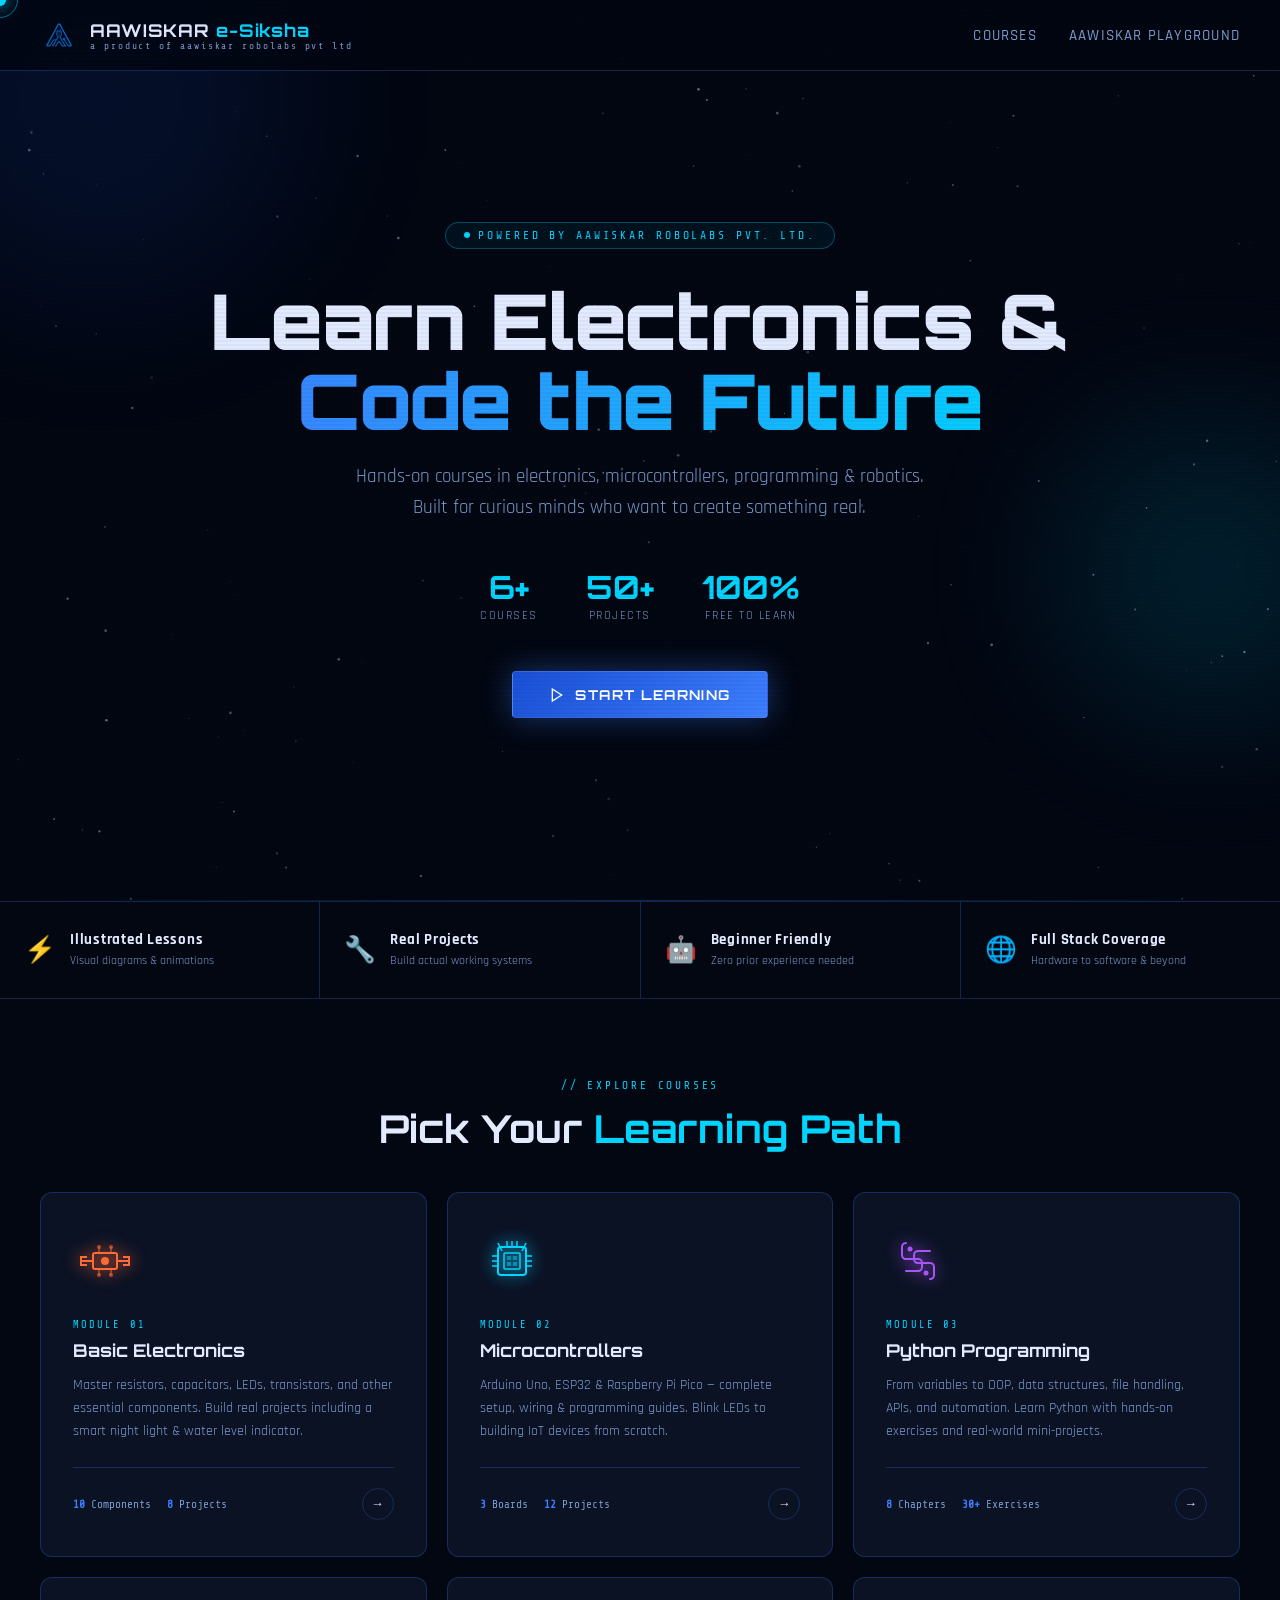
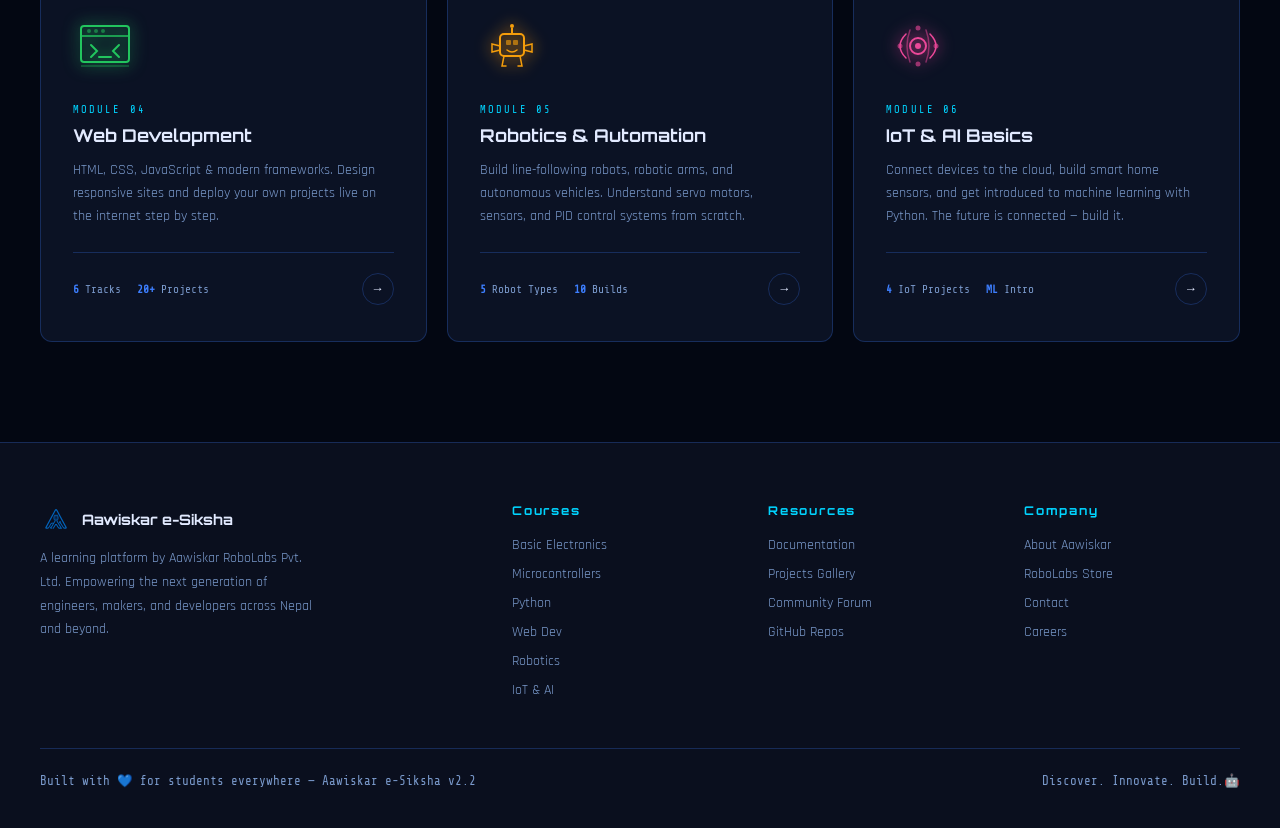
<file: index.html>
<!DOCTYPE html>
<html lang="en">
<head>
<meta charset="UTF-8">
<meta name="viewport" content="width=device-width, initial-scale=1.0">
<title>Aawiskar e-Siksha | Learn. Build. Innovate.</title>
<link rel="icon" href="favicon.png" type="image/png">
<link href="https://fonts.googleapis.com/css2?family=Orbitron:wght@400;700;900&family=Rajdhani:wght@300;400;500;600;700&family=Share+Tech+Mono&display=swap" rel="stylesheet">
<style>
  :root {
    --blue: #1a4fd6;
    --blue-light: #3d7fff;
    --blue-glow: #4d9fff;
    --cyan: #00d4ff;
    --dark: #030712;
    --dark2: #0a0f1e;
    --dark3: #0d1529;
    --card-bg: rgba(13,21,41,0.85);
    --border: rgba(61,127,255,0.25);
    --text: #e2eaff;
    --text-dim: #7a9acc;
  }

  * { margin: 0; padding: 0; box-sizing: border-box; }

  body {
    background: var(--dark);
    color: var(--text);
    font-family: 'Rajdhani', sans-serif;
    overflow-x: hidden;
    cursor: none;
  }

  /* Custom cursor */
  .cursor {
    width: 12px; height: 12px;
    background: var(--cyan);
    border-radius: 50%;
    position: fixed; pointer-events: none; z-index: 9999;
    transform: translate(-50%,-50%);
    transition: transform 0.1s, opacity 0.2s;
    box-shadow: 0 0 15px var(--cyan);
  }
  .cursor-ring {
    width: 36px; height: 36px;
    border: 1.5px solid rgba(0,212,255,0.5);
    border-radius: 50%;
    position: fixed; pointer-events: none; z-index: 9998;
    transform: translate(-50%,-50%);
    transition: transform 0.15s ease-out, width 0.2s, height 0.2s;
  }

  /* Starfield */
  #stars-canvas {
    position: fixed; top: 0; left: 0; width: 100%; height: 100%;
    z-index: 0; pointer-events: none;
  }

  /* Scanline overlay */
  body::before {
    content: '';
    position: fixed; top: 0; left: 0; width: 100%; height: 100%;
    background: repeating-linear-gradient(0deg, transparent, transparent 2px, rgba(0,0,0,0.03) 2px, rgba(0,0,0,0.03) 4px);
    pointer-events: none; z-index: 1000;
  }

  /* NAV */
  nav {
    position: fixed; top: 0; width: 100%; z-index: 500;
    padding: 16px 40px;
    display: flex; align-items: center; justify-content: space-between;
    background: rgba(3,7,18,0.8);
    backdrop-filter: blur(20px);
    border-bottom: 1px solid var(--border);
  }
  .nav-logo { display: flex; align-items: center; gap: 12px; text-decoration: none; }
  .nav-logo img { width: 38px; height: 38px; }
  .nav-logo-text { font-family: 'Orbitron', monospace; font-size: 1.1rem; font-weight: 700; color: var(--text); letter-spacing: 0.05em; }
  .nav-logo-text span { color: var(--cyan); }
  .nav-sub { font-family: 'Share Tech Mono', monospace; font-size: 0.6rem; color: var(--text-dim); letter-spacing: 0.2em; display: block; margin-top: -2px; }
  .nav-links { display: flex; gap: 32px; list-style: none; }
  .nav-links a { color: var(--text-dim); text-decoration: none; font-size: 0.95rem; font-weight: 500; letter-spacing: 0.08em; text-transform: uppercase; transition: color 0.2s; }
  .nav-links a:hover { color: var(--cyan); }

  /* HERO */
  .hero {
    min-height: 100vh;
    display: flex; align-items: center; justify-content: center;
    position: relative; z-index: 1;
    padding: 120px 40px 80px;
    text-align: center;
  }
  .hero-content { max-width: 900px; }

  .hero-badge {
    display: inline-flex; align-items: center; gap: 8px;
    font-family: 'Share Tech Mono', monospace;
    font-size: 0.72rem;
    color: var(--cyan);
    letter-spacing: 0.25em;
    text-transform: uppercase;
    padding: 6px 18px;
    border: 1px solid rgba(0,212,255,0.3);
    border-radius: 100px;
    margin-bottom: 32px;
    background: rgba(0,212,255,0.05);
    animation: fadeUp 0.8s ease both;
  }
  .badge-dot { width: 6px; height: 6px; background: var(--cyan); border-radius: 50%; animation: pulse 1.5s infinite; }

  .hero h1 {
    font-family: 'Orbitron', monospace;
    font-size: clamp(2.4rem, 6vw, 5rem);
    font-weight: 900;
    line-height: 1.05;
    letter-spacing: -0.01em;
    animation: fadeUp 0.8s 0.1s ease both;
  }
  .hero h1 .line2 {
  display: block;
  background: linear-gradient(90deg, var(--blue-light), var(--cyan));
  background-clip: text;
  -webkit-background-clip: text;
  color: transparent;
  -webkit-text-fill-color: transparent;
}
  .hero-sub {
    font-size: 1.2rem;
    color: var(--text-dim);
    margin-top: 20px;
    line-height: 1.6;
    font-weight: 400;
    animation: fadeUp 0.8s 0.2s ease both;
  }

  .hero-stats {
    display: flex; justify-content: center; gap: 48px;
    margin-top: 48px;
    animation: fadeUp 0.8s 0.3s ease both;
  }
  .stat { text-align: center; }
  .stat-num { font-family: 'Orbitron', monospace; font-size: 2rem; font-weight: 700; color: var(--cyan); line-height: 1; }
  .stat-label { font-size: 0.78rem; color: var(--text-dim); letter-spacing: 0.12em; text-transform: uppercase; margin-top: 4px; }

  .hero-cta {
    margin-top: 48px;
    animation: fadeUp 0.8s 0.4s ease both;
  }
  .btn-primary {
    display: inline-flex; align-items: center; gap: 10px;
    background: linear-gradient(135deg, var(--blue), var(--blue-light));
    color: #fff; text-decoration: none;
    padding: 14px 36px; border-radius: 4px;
    font-family: 'Orbitron', monospace; font-size: 0.85rem; font-weight: 700;
    letter-spacing: 0.1em; text-transform: uppercase;
    box-shadow: 0 0 30px rgba(61,127,255,0.4);
    transition: all 0.3s;
    border: 1px solid rgba(255,255,255,0.1);
    cursor: none;
  }
  .btn-primary:hover { transform: translateY(-2px); box-shadow: 0 0 50px rgba(61,127,255,0.6); }

  /* Grid divider */
  .grid-line {
    width: 100%; height: 1px;
    background: linear-gradient(90deg, transparent, var(--border), transparent);
    position: relative; z-index: 1;
  }

  /* SECTION */
  section { position: relative; z-index: 1; }

  .section-header {
    text-align: center; padding: 80px 40px 40px;
  }
  .section-tag {
    font-family: 'Share Tech Mono', monospace;
    font-size: 0.7rem; color: var(--cyan);
    letter-spacing: 0.25em; text-transform: uppercase;
    margin-bottom: 12px;
  }
  .section-title {
    font-family: 'Orbitron', monospace;
    font-size: clamp(1.6rem, 3vw, 2.5rem);
    font-weight: 700;
    color: var(--text);
  }
  .section-title span { color: var(--cyan); }

  /* COURSE TILES */
  .courses-grid {
    display: grid;
    grid-template-columns: repeat(3, 1fr);
    gap: 20px;
    padding: 0 40px 100px;
    max-width: 1300px;
    margin: 0 auto;
  }

  .course-tile {
    background: var(--card-bg);
    border: 1px solid var(--border);
    border-radius: 12px;
    padding: 36px 32px;
    text-decoration: none;
    color: var(--text);
    position: relative;
    overflow: hidden;
    transition: all 0.4s;
    display: block;
    cursor: none;
  }
  .course-tile::before {
    content: '';
    position: absolute; inset: 0;
    background: linear-gradient(135deg, rgba(61,127,255,0.06), transparent);
    opacity: 0; transition: opacity 0.4s;
  }
  .course-tile:hover { border-color: rgba(61,127,255,0.6); transform: translateY(-4px); box-shadow: 0 20px 60px rgba(26,79,214,0.2); }
  .course-tile:hover::before { opacity: 1; }

  .tile-icon {
    width: 64px; height: 64px;
    margin-bottom: 20px;
  }
  .tile-tag {
    font-family: 'Share Tech Mono', monospace;
    font-size: 0.65rem; color: var(--cyan);
    letter-spacing: 0.2em; text-transform: uppercase;
    margin-bottom: 8px;
  }
  .tile-title {
    font-family: 'Orbitron', monospace;
    font-size: 1.1rem; font-weight: 700;
    color: var(--text); margin-bottom: 12px;
    line-height: 1.3;
  }
  .tile-desc {
    font-size: 0.9rem; color: var(--text-dim);
    line-height: 1.6; font-weight: 400;
  }
  .tile-meta {
    display: flex; align-items: center; gap: 16px;
    margin-top: 24px; padding-top: 20px;
    border-top: 1px solid var(--border);
  }
  .tile-stat {
    font-family: 'Share Tech Mono', monospace;
    font-size: 0.7rem; color: var(--text-dim);
  }
  .tile-stat b { color: var(--blue-light); }
  .tile-arrow {
    margin-left: auto; width: 32px; height: 32px;
    border: 1px solid var(--border);
    border-radius: 50%;
    display: flex; align-items: center; justify-content: center;
    transition: all 0.3s; font-size: 0.8rem;
  }
  .course-tile:hover .tile-arrow { background: var(--blue); border-color: var(--blue); }

  /* Tile color accents */
  .tile-1 .tile-icon { filter: drop-shadow(0 0 8px #ff6b35); }
  .tile-2 .tile-icon { filter: drop-shadow(0 0 8px var(--cyan)); }
  .tile-3 .tile-icon { filter: drop-shadow(0 0 8px #a855f7); }
  .tile-4 .tile-icon { filter: drop-shadow(0 0 8px #22c55e); }
  .tile-5 .tile-icon { filter: drop-shadow(0 0 8px #f59e0b); }
  .tile-6 .tile-icon { filter: drop-shadow(0 0 8px #ec4899); }

  .tile-1 { --accent: #ff6b35; }
  .tile-2 { --accent: var(--cyan); }
  .tile-3 { --accent: #a855f7; }
  .tile-4 { --accent: #22c55e; }
  .tile-5 { --accent: #f59e0b; }
  .tile-6 { --accent: #ec4899; }

  .course-tile:hover .tile-tag { color: var(--accent); }

  /* FEATURE BAR */
  .feature-bar {
    display: flex; justify-content: center; gap: 0;
    border-top: 1px solid var(--border);
    border-bottom: 1px solid var(--border);
    margin: 0 0 0;
    overflow: hidden;
  }
  .feature-item {
    flex: 1; padding: 28px 24px;
    display: flex; align-items: center; gap: 14px;
    border-right: 1px solid var(--border);
  }
  .feature-item:last-child { border-right: none; }
  .feature-icon { font-size: 1.6rem; }
  .feature-text strong {
    display: block; font-family: 'Rajdhani', sans-serif;
    font-size: 0.95rem; font-weight: 700; color: var(--text);
    letter-spacing: 0.05em;
  }
  .feature-text span { font-size: 0.78rem; color: var(--text-dim); }

  /* FOOTER */
  footer {
    position: relative; z-index: 1;
    background: var(--dark2);
    border-top: 1px solid var(--border);
    padding: 60px 40px 40px;
  }
  .footer-inner {
    max-width: 1300px; margin: 0 auto;
    display: grid; grid-template-columns: 2fr 1fr 1fr 1fr; gap: 40px;
  }
  .footer-brand p {
    color: var(--text-dim); font-size: 0.875rem;
    line-height: 1.7; margin-top: 12px; max-width: 280px;
  }
  .footer-logo { display: flex; align-items: center; gap: 10px; }
  .footer-logo img { width: 32px; }
  .footer-logo-name { font-family: 'Orbitron', monospace; font-size: 0.9rem; font-weight: 700; color: var(--text); }
  .footer-col h4 { font-family: 'Orbitron', monospace; font-size: 0.75rem; color: var(--cyan); letter-spacing: 0.15em; margin-bottom: 16px; }
  .footer-col ul { list-style: none; }
  .footer-col li { margin-bottom: 8px; }
  .footer-col a { color: var(--text-dim); text-decoration: none; font-size: 0.875rem; transition: color 0.2s; }
  .footer-col a:hover { color: var(--text); }
  .footer-bottom {
    max-width: 1300px; margin: 40px auto 0;
    padding-top: 24px; border-top: 1px solid var(--border);
    display: flex; justify-content: space-between; align-items: center;
  }
  .footer-bottom p { font-size: 0.78rem; color: var(--text-dim); font-family: 'Share Tech Mono', monospace; }

  /* Glowing orbs */
  .orb {
    position: fixed; border-radius: 50%;
    pointer-events: none; z-index: 0;
    filter: blur(80px);
    opacity: 0.12;
  }
  .orb-1 { width: 400px; height: 400px; background: var(--blue); top: -100px; left: -100px; }
  .orb-2 { width: 300px; height: 300px; background: var(--cyan); bottom: 20%; right: -80px; }

  /* Animations */
  @keyframes fadeUp {
    from { opacity: 0; transform: translateY(20px); }
    to { opacity: 1; transform: translateY(0); }
  }
  @keyframes pulse {
    0%, 100% { opacity: 1; transform: scale(1); }
    50% { opacity: 0.5; transform: scale(0.8); }
  }

  /* Scroll reveal */
  .reveal { opacity: 0; transform: translateY(30px); transition: opacity 0.7s ease, transform 0.7s ease; }
  .reveal.visible { opacity: 1; transform: none; }

  @media (max-width: 900px) {
    .courses-grid { grid-template-columns: 1fr 1fr; padding: 0 20px 80px; }
    .footer-inner { grid-template-columns: 1fr 1fr; }
    nav { padding: 14px 20px; }
    .nav-links { display: none; }
    .hero-stats { gap: 24px; }
  }
  @media (max-width: 600px) {
    .courses-grid { grid-template-columns: 1fr; }
    .footer-inner { grid-template-columns: 1fr; }
    .feature-bar { flex-direction: column; }
    .feature-item { border-right: none; border-bottom: 1px solid var(--border); }
  }
</style>
</head>
<body>

<div class="cursor" id="cursor"></div>
<div class="cursor-ring" id="cursorRing"></div>
<div class="orb orb-1"></div>
<div class="orb orb-2"></div>

<canvas id="stars-canvas"></canvas>

<nav>
  <a class="nav-logo" href="index.html">
    <img src="favicon.png" alt="Logo">
    <div>
      <span class="nav-logo-text">AAWISKAR <span>e-Siksha</span></span>
      <span class="nav-sub">a product of aawiskar robolabs pvt ltd</span>
    </div>
  </a>
  <ul class="nav-links">
    <li><a href="#courses">Courses</a></li>
    <li><a href="https://anipshah.com.np/aawiskar_playground/">Aawiskar PlayGround</a></li>
  </ul>
</nav>

<section class="hero">
  <div class="hero-content">
    <div class="hero-badge">
      <span class="badge-dot"></span>
      Powered by Aawiskar RoboLabs Pvt. Ltd.
    </div>
    <h1>
      <span class="line1">Learn Electronics &</span>
      <span class="line2">Code the Future</span>
    </h1>
    <p class="hero-sub">Hands-on courses in electronics, microcontrollers, programming &amp; robotics.<br>Built for curious minds who want to create something real.</p>
    <div class="hero-stats">
      <div class="stat">
        <div class="stat-num">6+</div>
        <div class="stat-label">Courses</div>
      </div>
      <div class="stat">
        <div class="stat-num">50+</div>
        <div class="stat-label">Projects</div>
      </div>
      <div class="stat">
        <div class="stat-num">100%</div>
        <div class="stat-label">Free to Learn</div>
      </div>
    </div>
    <div class="hero-cta">
      <a href="#courses" class="btn-primary">
        <svg width="16" height="16" fill="none" stroke="currentColor" stroke-width="2" viewBox="0 0 24 24"><path d="M5 3l14 9-14 9V3z"/></svg>
        Start Learning
      </a>
    </div>
  </div>
</section>

<div class="grid-line"></div>

<div class="feature-bar">
  <div class="feature-item">
    <div class="feature-icon">⚡</div>
    <div class="feature-text">
      <strong>Illustrated Lessons</strong>
      <span>Visual diagrams & animations</span>
    </div>
  </div>
  <div class="feature-item">
    <div class="feature-icon">🔧</div>
    <div class="feature-text">
      <strong>Real Projects</strong>
      <span>Build actual working systems</span>
    </div>
  </div>
  <div class="feature-item">
    <div class="feature-icon">🤖</div>
    <div class="feature-text">
      <strong>Beginner Friendly</strong>
      <span>Zero prior experience needed</span>
    </div>
  </div>
  <div class="feature-item">
    <div class="feature-icon">🌐</div>
    <div class="feature-text">
      <strong>Full Stack Coverage</strong>
      <span>Hardware to software & beyond</span>
    </div>
  </div>
</div>

<section id="courses">
  <div class="section-header">
    <div class="section-tag">// Explore Courses</div>
    <h2 class="section-title">Pick Your <span>Learning Path</span></h2>
  </div>

  <div class="courses-grid">

    <a href="basic-electronics.html" class="course-tile tile-1 reveal">
      <svg class="tile-icon" viewBox="0 0 64 64" fill="none" xmlns="http://www.w3.org/2000/svg">
        <rect x="20" y="24" width="24" height="16" rx="2" stroke="#ff6b35" stroke-width="2"/>
        <line x1="8" y1="32" x2="20" y2="32" stroke="#ff6b35" stroke-width="2"/>
        <line x1="44" y1="32" x2="56" y2="32" stroke="#ff6b35" stroke-width="2"/>
        <circle cx="32" cy="32" r="4" fill="#ff6b35"/>
        <path d="M14 28 L8 28 L8 36 L14 36" stroke="#ff6b35" stroke-width="2" fill="none"/>
        <path d="M50 28 L56 28 L56 36 L50 36" stroke="#ff6b35" stroke-width="2" fill="none"/>
        <circle cx="26" cy="18" r="2" fill="#ff6b35" opacity="0.6"/>
        <circle cx="38" cy="18" r="2" fill="#ff6b35" opacity="0.6"/>
        <line x1="26" y1="18" x2="26" y2="24" stroke="#ff6b35" stroke-width="1.5" opacity="0.6"/>
        <line x1="38" y1="18" x2="38" y2="24" stroke="#ff6b35" stroke-width="1.5" opacity="0.6"/>
        <circle cx="26" cy="46" r="2" fill="#ff6b35" opacity="0.6"/>
        <circle cx="38" cy="46" r="2" fill="#ff6b35" opacity="0.6"/>
        <line x1="26" y1="40" x2="26" y2="46" stroke="#ff6b35" stroke-width="1.5" opacity="0.6"/>
        <line x1="38" y1="40" x2="38" y2="46" stroke="#ff6b35" stroke-width="1.5" opacity="0.6"/>
      </svg>
      <div class="tile-tag">Module 01</div>
      <div class="tile-title">Basic Electronics</div>
      <div class="tile-desc">Master resistors, capacitors, LEDs, transistors, and other essential components. Build real projects including a smart night light & water level indicator.</div>
      <div class="tile-meta">
        <div class="tile-stat"><b>10</b> Components</div>
        <div class="tile-stat"><b>8</b> Projects</div>
        <div class="tile-arrow">→</div>
      </div>
    </a>

    <a href="microcontrollers.html" class="course-tile tile-2 reveal">
      <svg class="tile-icon" viewBox="0 0 64 64" fill="none" xmlns="http://www.w3.org/2000/svg">
        <rect x="18" y="18" width="28" height="28" rx="3" stroke="#00d4ff" stroke-width="2"/>
        <rect x="24" y="24" width="16" height="16" rx="1" stroke="#00d4ff" stroke-width="1.5"/>
        <rect x="27" y="27" width="4" height="4" fill="#00d4ff" opacity="0.5"/>
        <rect x="33" y="27" width="4" height="4" fill="#00d4ff" opacity="0.5"/>
        <rect x="27" y="33" width="4" height="4" fill="#00d4ff" opacity="0.5"/>
        <rect x="33" y="33" width="4" height="4" fill="#00d4ff" opacity="0.5"/>
        <line x1="22" y1="22" x2="18" y2="14" stroke="#00d4ff" stroke-width="1.5"/>
        <line x1="27" y1="18" x2="27" y2="12" stroke="#00d4ff" stroke-width="1.5"/>
        <line x1="32" y1="18" x2="32" y2="12" stroke="#00d4ff" stroke-width="1.5"/>
        <line x1="37" y1="18" x2="37" y2="12" stroke="#00d4ff" stroke-width="1.5"/>
        <line x1="42" y1="22" x2="46" y2="14" stroke="#00d4ff" stroke-width="1.5"/>
        <line x1="46" y1="27" x2="52" y2="27" stroke="#00d4ff" stroke-width="1.5"/>
        <line x1="46" y1="32" x2="52" y2="32" stroke="#00d4ff" stroke-width="1.5"/>
        <line x1="46" y1="37" x2="52" y2="37" stroke="#00d4ff" stroke-width="1.5"/>
        <line x1="18" y1="27" x2="12" y2="27" stroke="#00d4ff" stroke-width="1.5"/>
        <line x1="18" y1="32" x2="12" y2="32" stroke="#00d4ff" stroke-width="1.5"/>
        <line x1="18" y1="37" x2="12" y2="37" stroke="#00d4ff" stroke-width="1.5"/>
      </svg>
      <div class="tile-tag">Module 02</div>
      <div class="tile-title">Microcontrollers</div>
      <div class="tile-desc">Arduino Uno, ESP32 & Raspberry Pi Pico — complete setup, wiring & programming guides. Blink LEDs to building IoT devices from scratch.</div>
      <div class="tile-meta">
        <div class="tile-stat"><b>3</b> Boards</div>
        <div class="tile-stat"><b>12</b> Projects</div>
        <div class="tile-arrow">→</div>
      </div>
    </a>

    <a href="python-programming.html" class="course-tile tile-3 reveal">
      <svg class="tile-icon" viewBox="0 0 64 64" fill="none" xmlns="http://www.w3.org/2000/svg">
        <path d="M20 14 C20 14 16 14 16 18 L16 26 C16 30 20 30 20 30 L32 30 C32 30 36 30 36 34 L36 38 C36 42 32 42 32 42 L20 42" stroke="#a855f7" stroke-width="2" fill="none" stroke-linecap="round"/>
        <path d="M44 50 C44 50 48 50 48 46 L48 38 C48 34 44 34 44 34 L32 34 C32 34 28 34 28 30 L28 26 C28 22 32 22 32 22 L44 22" stroke="#a855f7" stroke-width="2" fill="none" stroke-linecap="round"/>
        <circle cx="24" cy="20" r="2.5" fill="#a855f7"/>
        <circle cx="40" cy="44" r="2.5" fill="#a855f7"/>
      </svg>
      <div class="tile-tag">Module 03</div>
      <div class="tile-title">Python Programming</div>
      <div class="tile-desc">From variables to OOP, data structures, file handling, APIs, and automation. Learn Python with hands-on exercises and real-world mini-projects.</div>
      <div class="tile-meta">
        <div class="tile-stat"><b>8</b> Chapters</div>
        <div class="tile-stat"><b>30+</b> Exercises</div>
        <div class="tile-arrow">→</div>
      </div>
    </a>

    <a href="web-development.html" class="course-tile tile-4 reveal">
      <svg class="tile-icon" viewBox="0 0 64 64" fill="none" xmlns="http://www.w3.org/2000/svg">
        <rect x="8" y="12" width="48" height="36" rx="3" stroke="#22c55e" stroke-width="2"/>
        <line x1="8" y1="22" x2="56" y2="22" stroke="#22c55e" stroke-width="1.5"/>
        <circle cx="16" cy="17" r="2" fill="#22c55e" opacity="0.5"/>
        <circle cx="23" cy="17" r="2" fill="#22c55e" opacity="0.5"/>
        <circle cx="30" cy="17" r="2" fill="#22c55e" opacity="0.5"/>
        <path d="M18 31 L24 37 L18 43" stroke="#22c55e" stroke-width="2" stroke-linecap="round" fill="none"/>
        <line x1="26" y1="43" x2="38" y2="43" stroke="#22c55e" stroke-width="2" stroke-linecap="round"/>
        <path d="M46 31 L40 37 L46 43" stroke="#22c55e" stroke-width="2" stroke-linecap="round" fill="none"/>
        <line x1="8" y1="52" x2="56" y2="52" stroke="#22c55e" stroke-width="1.5" opacity="0.4"/>
      </svg>
      <div class="tile-tag">Module 04</div>
      <div class="tile-title">Web Development</div>
      <div class="tile-desc">HTML, CSS, JavaScript & modern frameworks. Design responsive sites and deploy your own projects live on the internet step by step.</div>
      <div class="tile-meta">
        <div class="tile-stat"><b>6</b> Tracks</div>
        <div class="tile-stat"><b>20+</b> Projects</div>
        <div class="tile-arrow">→</div>
      </div>
    </a>

    <a href="robotics.html" class="course-tile tile-5 reveal">
      <svg class="tile-icon" viewBox="0 0 64 64" fill="none" xmlns="http://www.w3.org/2000/svg">
        <rect x="20" y="20" width="24" height="22" rx="4" stroke="#f59e0b" stroke-width="2"/>
        <rect x="26" y="26" width="5" height="5" rx="1" fill="#f59e0b" opacity="0.6"/>
        <rect x="33" y="26" width="5" height="5" rx="1" fill="#f59e0b" opacity="0.6"/>
        <path d="M27 36 Q32 40 37 36" stroke="#f59e0b" stroke-width="1.5" fill="none" stroke-linecap="round"/>
        <line x1="32" y1="14" x2="32" y2="20" stroke="#f59e0b" stroke-width="2"/>
        <circle cx="32" cy="12" r="2" fill="#f59e0b"/>
        <path d="M20 32 L12 30 L12 38 L20 36" stroke="#f59e0b" stroke-width="1.5" fill="none"/>
        <path d="M44 32 L52 30 L52 38 L44 36" stroke="#f59e0b" stroke-width="1.5" fill="none"/>
        <path d="M24 42 L22 52 L26 52" stroke="#f59e0b" stroke-width="1.5" stroke-linecap="round" fill="none"/>
        <path d="M40 42 L42 52 L38 52" stroke="#f59e0b" stroke-width="1.5" stroke-linecap="round" fill="none"/>
      </svg>
      <div class="tile-tag">Module 05</div>
      <div class="tile-title">Robotics & Automation</div>
      <div class="tile-desc">Build line-following robots, robotic arms, and autonomous vehicles. Understand servo motors, sensors, and PID control systems from scratch.</div>
      <div class="tile-meta">
        <div class="tile-stat"><b>5</b> Robot Types</div>
        <div class="tile-stat"><b>10</b> Builds</div>
        <div class="tile-arrow">→</div>
      </div>
    </a>

    <a href="iot-ai.html" class="course-tile tile-6 reveal">
      <svg class="tile-icon" viewBox="0 0 64 64" fill="none" xmlns="http://www.w3.org/2000/svg">
        <circle cx="32" cy="32" r="8" stroke="#ec4899" stroke-width="2"/>
        <circle cx="32" cy="32" r="3" fill="#ec4899"/>
        <path d="M20 20 Q8 32 20 44" stroke="#ec4899" stroke-width="1.5" fill="none" stroke-linecap="round"/>
        <path d="M44 20 Q56 32 44 44" stroke="#ec4899" stroke-width="1.5" fill="none" stroke-linecap="round"/>
        <path d="M24 16 Q18 32 24 48" stroke="#ec4899" stroke-width="1.5" fill="none" stroke-linecap="round" opacity="0.5"/>
        <path d="M40 16 Q46 32 40 48" stroke="#ec4899" stroke-width="1.5" fill="none" stroke-linecap="round" opacity="0.5"/>
        <circle cx="14" cy="32" r="2.5" fill="#ec4899" opacity="0.6"/>
        <circle cx="50" cy="32" r="2.5" fill="#ec4899" opacity="0.6"/>
        <circle cx="32" cy="14" r="2.5" fill="#ec4899" opacity="0.6"/>
        <circle cx="32" cy="50" r="2.5" fill="#ec4899" opacity="0.6"/>
      </svg>
      <div class="tile-tag">Module 06</div>
      <div class="tile-title">IoT & AI Basics</div>
      <div class="tile-desc">Connect devices to the cloud, build smart home sensors, and get introduced to machine learning with Python. The future is connected — build it.</div>
      <div class="tile-meta">
        <div class="tile-stat"><b>4</b> IoT Projects</div>
        <div class="tile-stat"><b>ML</b> Intro</div>
        <div class="tile-arrow">→</div>
      </div>
    </a>

  </div>
</section>

<footer>
  <div class="footer-inner">
    <div class="footer-brand">
      <div class="footer-logo">
        <img src="favicon.png" alt="Logo">
        <span class="footer-logo-name">Aawiskar e-Siksha</span>
      </div>
      <p>A learning platform by Aawiskar RoboLabs Pvt. Ltd. Empowering the next generation of engineers, makers, and developers across Nepal and beyond.</p>
    </div>
    <div class="footer-col">
      <h4>Courses</h4>
      <ul>
        <li><a href="basic-electronics.html">Basic Electronics</a></li>
        <li><a href="microcontrollers.html">Microcontrollers</a></li>
        <li><a href="python-programming.html">Python</a></li>
        <li><a href="web-development.html">Web Dev</a></li>
        <li><a href="robotics.html">Robotics</a></li>
        <li><a href="iot-ai.html">IoT & AI</a></li>
      </ul>
    </div>
    <div class="footer-col">
      <h4>Resources</h4>
      <ul>
        <li><a href="#">Documentation</a></li>
        <li><a href="#">Projects Gallery</a></li>
        <li><a href="#">Community Forum</a></li>
        <li><a href="#">GitHub Repos</a></li>
      </ul>
    </div>
    <div class="footer-col">
      <h4>Company</h4>
      <ul>
        <li><a href="#">About Aawiskar</a></li>
        <li><a href="#">RoboLabs Store</a></li>
        <li><a href="#">Contact</a></li>
        <li><a href="#">Careers</a></li>
      </ul>
    </div>
  </div>
  <div class="footer-bottom">
    <p>Built with 💙 for students everywhere — Aawiskar e-Siksha v2.2 </p>
    <p>Discover. Innovate. Build.🤖</p>
  </div>
</footer>

<script>
// Cursor
const cursor = document.getElementById('cursor');
const ring = document.getElementById('cursorRing');
let mx = 0, my = 0, rx = 0, ry = 0;
document.addEventListener('mousemove', e => { mx = e.clientX; my = e.clientY; cursor.style.left = mx+'px'; cursor.style.top = my+'px'; });
function animateRing() {
  rx += (mx - rx) * 0.15; ry += (my - ry) *.15;
  ring.style.left = rx+'px'; ring.style.top = ry+'px';
  requestAnimationFrame(animateRing);
}
animateRing();
document.querySelectorAll('a, button').forEach(el => {
  el.addEventListener('mouseenter', () => { cursor.style.transform = 'translate(-50%,-50%) scale(2)'; ring.style.opacity = '0.3'; });
  el.addEventListener('mouseleave', () => { cursor.style.transform = 'translate(-50%,-50%) scale(1)'; ring.style.opacity = '1'; });
});

// Stars
const canvas = document.getElementById('stars-canvas');
const ctx = canvas.getContext('2d');
canvas.width = window.innerWidth; canvas.height = window.innerHeight;
const stars = Array.from({length: 160}, () => ({
  x: Math.random() * canvas.width, y: Math.random() * canvas.height,
  r: Math.random() * 1.2 + 0.2, o: Math.random(), sp: Math.random() * 0.003 + 0.001
}));
function drawStars() {
  ctx.clearRect(0, 0, canvas.width, canvas.height);
  stars.forEach(s => {
    s.o += s.sp; if (s.o > 1 || s.o < 0) s.sp = -s.sp;
    ctx.beginPath(); ctx.arc(s.x, s.y, s.r, 0, Math.PI*2);
    ctx.fillStyle = `rgba(180,210,255,${s.o * 0.5})`;
    ctx.fill();
  });
  requestAnimationFrame(drawStars);
}
drawStars();

// Scroll reveal
const reveals = document.querySelectorAll('.reveal');
const io = new IntersectionObserver(entries => {
  entries.forEach((e, i) => {
    if (e.isIntersecting) { setTimeout(() => e.target.classList.add('visible'), i * 80); io.unobserve(e.target); }
  });
}, { threshold: 0.1 });
reveals.forEach(r => io.observe(r));
</script>
</body>
</html>
</file>
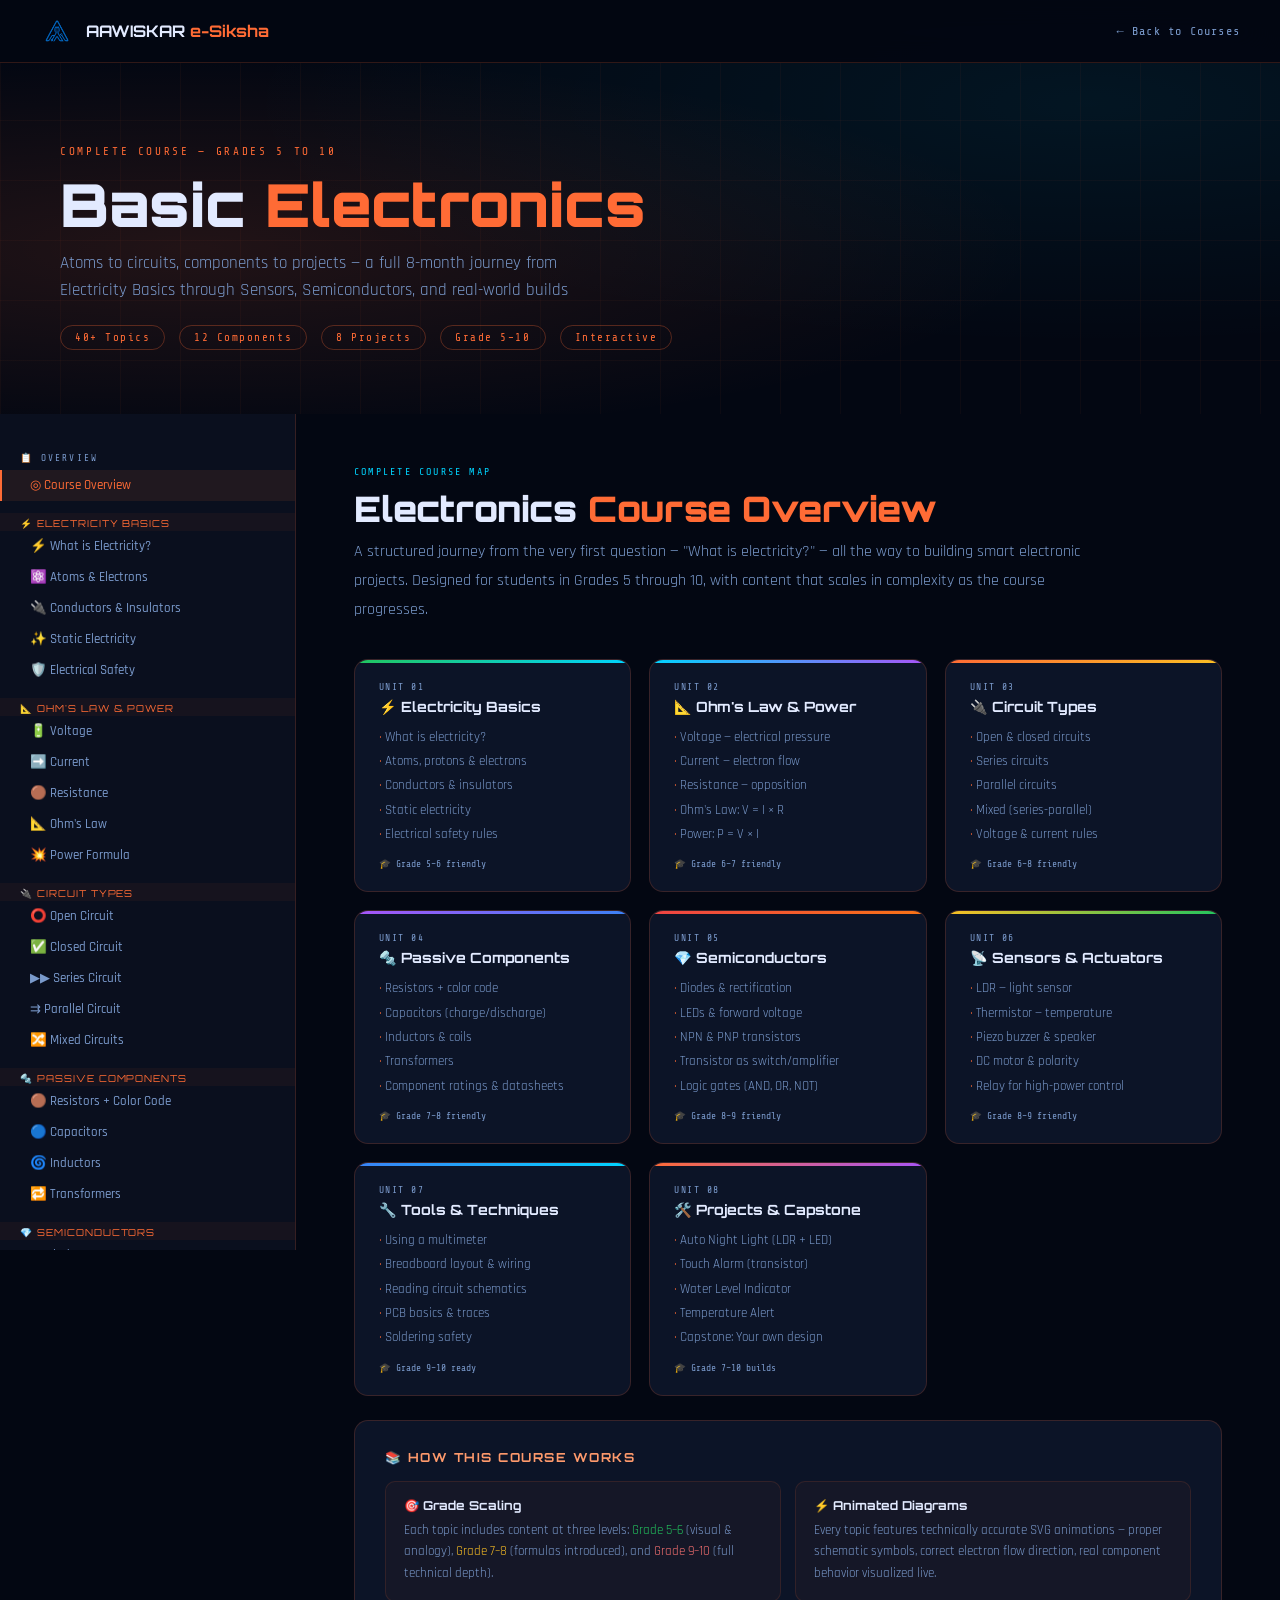
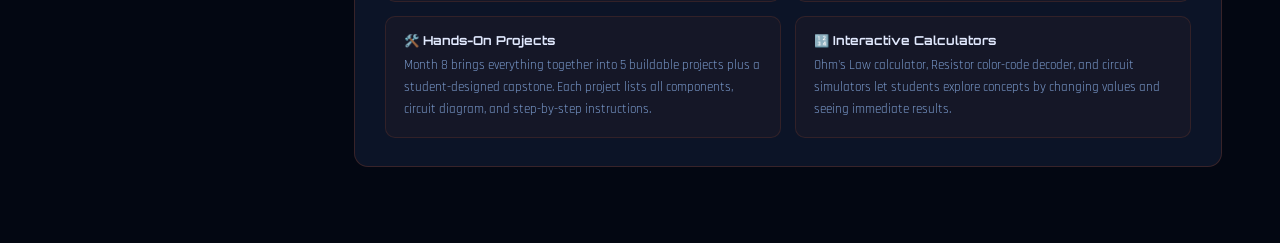
<file: basic-electronics.html>
<!DOCTYPE html>
<html lang="en">
<head>
<meta charset="UTF-8">
<meta name="viewport" content="width=device-width, initial-scale=1.0">
<title>Basic Electronics — Complete Course | Aawiskar e-Siksha</title>
<link rel="icon" href="favicon.png" type="image/png">
<link href="https://fonts.googleapis.com/css2?family=Orbitron:wght@400;700;900&family=Rajdhani:wght@300;400;500;600;700&family=Share+Tech+Mono&display=swap" rel="stylesheet">
<style>
:root {
  --accent:#ff6b35; --accent2:#ff9a6c;
  --cyan:#00d4ff; --green:#22c55e; --yellow:#fbbf24;
  --red:#ef4444; --purple:#a855f7;
  --dark:#030712; --dark2:#0a0f1e; --dark3:#0d1529;
  --card-bg:rgba(13,21,41,0.97);
  --border:rgba(255,107,53,0.18);
  --text:#e2eaff; --text-dim:#7a9acc;
}
*{margin:0;padding:0;box-sizing:border-box;}
body{background:var(--dark);color:var(--text);font-family:'Rajdhani',sans-serif;overflow-x:hidden;}

/* NAV */
nav{position:fixed;top:0;width:100%;z-index:500;padding:14px 40px;display:flex;align-items:center;justify-content:space-between;background:rgba(3,7,18,0.97);backdrop-filter:blur(20px);border-bottom:1px solid var(--border);}
.nav-logo{display:flex;align-items:center;gap:12px;text-decoration:none;}
.nav-logo img{width:34px;}
.nav-brand{font-family:'Orbitron',monospace;font-size:1rem;font-weight:700;color:var(--text);}
.nav-brand span{color:var(--accent);}
.nav-back{font-family:'Share Tech Mono',monospace;font-size:0.75rem;color:var(--text-dim);text-decoration:none;letter-spacing:0.1em;transition:color 0.2s;}
.nav-back:hover{color:var(--accent);}

/* HERO */
.course-hero{min-height:46vh;display:flex;align-items:flex-end;padding:120px 60px 64px;position:relative;overflow:hidden;}
.hero-bg{position:absolute;inset:0;background:radial-gradient(ellipse at 15% 60%,rgba(255,107,53,0.12) 0%,transparent 55%),radial-gradient(ellipse at 85% 25%,rgba(0,212,255,0.07) 0%,transparent 55%);}
.hero-grid{position:absolute;inset:0;background-image:linear-gradient(rgba(255,107,53,0.04) 1px,transparent 1px),linear-gradient(90deg,rgba(255,107,53,0.04) 1px,transparent 1px);background-size:60px 60px;}
.course-hero h1{font-family:'Orbitron',monospace;font-size:clamp(2rem,5vw,3.7rem);font-weight:900;position:relative;z-index:1;line-height:1.1;}
.course-hero h1 span{color:var(--accent);}
.hero-sub{color:var(--text-dim);margin-top:12px;font-size:1.05rem;position:relative;z-index:1;max-width:540px;line-height:1.65;}
.hero-meta{display:flex;gap:14px;margin-top:20px;position:relative;z-index:1;flex-wrap:wrap;}
.hero-tag{font-family:'Share Tech Mono',monospace;font-size:0.68rem;color:var(--accent);letter-spacing:0.14em;padding:5px 14px;border:1px solid rgba(255,107,53,0.3);border-radius:100px;}

/* LAYOUT */
.course-body{display:grid;grid-template-columns:296px 1fr;min-height:60vh;}
.sidebar{position:sticky;top:64px;height:calc(100vh - 64px);overflow-y:auto;background:var(--dark2);border-right:1px solid var(--border);padding:22px 0;scrollbar-width:thin;scrollbar-color:rgba(255,107,53,0.3) transparent;}
::-webkit-scrollbar{width:4px;}::-webkit-scrollbar-track{background:var(--dark);}::-webkit-scrollbar-thumb{background:rgba(255,107,53,0.3);border-radius:2px;}

.sb-label{font-family:'Share Tech Mono',monospace;font-size:0.59rem;color:var(--text-dim);letter-spacing:0.22em;text-transform:uppercase;padding:0 20px;margin:16px 0 7px;}
.sb-month{font-family:'Orbitron',monospace;font-size:0.6rem;color:var(--accent);letter-spacing:0.1em;padding:4px 20px 2px;margin-top:12px;background:rgba(255,107,53,0.05);}
.sb-item{display:block;padding:7px 20px 7px 28px;border-left:2px solid transparent;color:var(--text-dim);font-size:0.84rem;font-weight:500;transition:all 0.18s;cursor:pointer;border-top:none;border-right:none;border-bottom:none;background:none;width:100%;text-align:left;font-family:'Rajdhani',sans-serif;}
.sb-item:hover{color:var(--text);background:rgba(255,107,53,0.06);}
.sb-item.active{color:var(--accent);background:rgba(255,107,53,0.09);border-left-color:var(--accent);}
.sb-div{height:1px;background:var(--border);margin:10px 20px;}

.content{padding:52px 58px;}
.sec{display:none;animation:fadeUp 0.38s ease;}
.sec.active{display:block;}
@keyframes fadeUp{from{opacity:0;transform:translateY(14px);}to{opacity:1;transform:translateY(0);}}

/* TYPOGRAPHY */
.stag{font-family:'Share Tech Mono',monospace;font-size:0.63rem;color:var(--cyan);letter-spacing:0.22em;display:block;margin-bottom:12px;}
h2.stitle{font-family:'Orbitron',monospace;font-size:clamp(1.5rem,3vw,2.2rem);font-weight:900;margin-bottom:10px;line-height:1.12;}
h2.stitle span{color:var(--accent);}
.sintro{color:var(--text-dim);font-size:1rem;line-height:1.8;margin-bottom:34px;max-width:740px;}

/* CARDS */
.card{background:var(--card-bg);border:1px solid var(--border);border-radius:14px;padding:28px 30px;margin-bottom:24px;transition:border-color 0.3s;}
.card:hover{border-color:rgba(255,107,53,0.38);}
.ctitle{font-family:'Orbitron',monospace;font-size:0.78rem;font-weight:700;color:var(--accent2);letter-spacing:0.12em;margin-bottom:16px;}

/* COMPONENT HEADER */
.comp-hd{display:flex;gap:26px;align-items:flex-start;margin-bottom:24px;}
.comp-anim{width:185px;height:135px;flex-shrink:0;background:rgba(0,0,0,0.38);border:1px solid var(--border);border-radius:10px;display:flex;align-items:center;justify-content:center;overflow:hidden;}
.comp-title{font-family:'Orbitron',monospace;font-size:1.22rem;font-weight:700;margin-bottom:6px;}
.comp-sub{font-family:'Share Tech Mono',monospace;font-size:0.67rem;color:var(--accent);letter-spacing:0.12em;margin-bottom:11px;}
.comp-desc{color:var(--text-dim);font-size:0.93rem;line-height:1.78;}

.specs{display:grid;grid-template-columns:repeat(auto-fit,minmax(115px,1fr));gap:10px;margin-top:18px;}
.spec{background:rgba(0,212,255,0.04);border:1px solid rgba(0,212,255,0.13);border-radius:8px;padding:12px;text-align:center;}
.sv{font-family:'Orbitron',monospace;font-size:0.88rem;font-weight:700;color:var(--cyan);}
.sl{font-size:0.67rem;color:var(--text-dim);margin-top:4px;}

/* INFO BOXES */
.ibox{padding:14px 18px;border-radius:0 10px 10px 0;font-size:0.875rem;line-height:1.78;margin-top:16px;}
.icy{background:rgba(0,212,255,0.05);border-left:3px solid var(--cyan);color:var(--text-dim);}
.icy strong{color:var(--cyan);}
.iorg{background:rgba(255,107,53,0.05);border-left:3px solid var(--accent);color:var(--text-dim);}
.iorg strong{color:var(--accent2);}
.ired{background:rgba(239,68,68,0.05);border-left:3px solid var(--red);color:var(--text-dim);}
.ired strong{color:#f87171;}
.ign{background:rgba(34,197,94,0.05);border-left:3px solid var(--green);color:var(--text-dim);}
.ign strong{color:var(--green);}
.ipurp{background:rgba(168,85,247,0.05);border-left:3px solid var(--purple);color:var(--text-dim);}
.ipurp strong{color:var(--purple);}

/* FORMULA */
.fbox{background:rgba(255,107,53,0.06);border:1px solid rgba(255,107,53,0.22);border-radius:10px;padding:18px 20px;margin:16px 0;text-align:center;}
.formula{font-family:'Share Tech Mono',monospace;font-size:1.35rem;color:var(--accent);margin-bottom:8px;}
.fexpl{font-size:0.82rem;color:var(--text-dim);line-height:1.7;}

/* LISTS */
.dlist{list-style:none;padding:0;}
.dlist li{padding:9px 0 9px 22px;position:relative;color:var(--text-dim);font-size:0.91rem;line-height:1.65;border-bottom:1px solid rgba(255,107,53,0.05);}
.dlist li:last-child{border-bottom:none;}
.dlist li::before{content:'▹';position:absolute;left:0;color:var(--accent);font-size:0.78rem;top:11px;}
.dlist li strong{color:var(--text);}

.pills{display:flex;flex-wrap:wrap;gap:8px;margin-top:12px;}
.pill{font-family:'Share Tech Mono',monospace;font-size:0.66rem;color:var(--cyan);border:1px solid rgba(0,212,255,0.2);border-radius:100px;padding:5px 13px;background:rgba(0,212,255,0.04);}

.tgrid{display:grid;grid-template-columns:repeat(2,1fr);gap:14px;margin-top:16px;}
.tcard{background:rgba(255,107,53,0.04);border:1px solid rgba(255,107,53,0.12);border-radius:10px;padding:16px 18px;transition:border-color 0.2s;}
.tcard:hover{border-color:rgba(255,107,53,0.28);}
.tcname{font-family:'Orbitron',monospace;font-size:0.77rem;font-weight:700;color:var(--text);margin-bottom:7px;}
.tcdesc{color:var(--text-dim);font-size:0.83rem;line-height:1.65;}

/* ANIM CONTAINER */
.anim-wrap{background:rgba(0,0,0,0.3);border:1px solid var(--border);border-radius:12px;padding:12px 14px;margin:20px 0;display:flex;justify-content:center;align-items:center;overflow:hidden;position:relative;min-height:200px;}
.anim-lbl{position:absolute;top:10px;left:14px;font-family:'Share Tech Mono',monospace;font-size:0.59rem;color:rgba(122,154,204,0.5);letter-spacing:0.1em;}

/* GRADE BADGE */
.grade-badge{display:inline-flex;align-items:center;gap:6px;font-family:'Share Tech Mono',monospace;font-size:0.62rem;padding:4px 12px;border-radius:100px;margin-right:6px;margin-bottom:6px;}
.g5{color:#22c55e;border:1px solid rgba(34,197,94,0.3);background:rgba(34,197,94,0.06);}
.g7{color:#fbbf24;border:1px solid rgba(251,191,36,0.3);background:rgba(251,191,36,0.06);}
.g9{color:#f87171;border:1px solid rgba(248,113,113,0.3);background:rgba(248,113,113,0.06);}

/* SYLLABUS MONTH CARDS */
.month-grid{display:grid;grid-template-columns:repeat(auto-fit,minmax(260px,1fr));gap:18px;margin:24px 0;}
.month-card{background:var(--card-bg);border:1px solid var(--border);border-radius:14px;padding:22px 24px;cursor:pointer;transition:all 0.3s;position:relative;overflow:hidden;}
.month-card::before{content:'';position:absolute;top:0;left:0;right:0;height:3px;border-radius:14px 14px 0 0;}
.month-card.m1::before{background:linear-gradient(90deg,#22c55e,#00d4ff);}
.month-card.m2::before{background:linear-gradient(90deg,#00d4ff,#a855f7);}
.month-card.m3::before{background:linear-gradient(90deg,#ff6b35,#fbbf24);}
.month-card.m4::before{background:linear-gradient(90deg,#a855f7,#3b82f6);}
.month-card.m5::before{background:linear-gradient(90deg,#ef4444,#f97316);}
.month-card.m6::before{background:linear-gradient(90deg,#fbbf24,#22c55e);}
.month-card.m7::before{background:linear-gradient(90deg,#3b82f6,#00d4ff);}
.month-card.m8::before{background:linear-gradient(90deg,#ff6b35,#a855f7);}
.month-card:hover{border-color:rgba(255,107,53,0.4);transform:translateY(-2px);}
.mnum{font-family:'Share Tech Mono',monospace;font-size:0.6rem;color:var(--text-dim);letter-spacing:0.15em;margin-bottom:6px;}
.mtitle{font-family:'Orbitron',monospace;font-size:0.88rem;font-weight:700;margin-bottom:10px;color:var(--text);}
.mtopics{list-style:none;font-size:0.8rem;color:var(--text-dim);line-height:1.9;}
.mtopics li::before{content:'· ';color:var(--accent);}
.mgrade{margin-top:12px;font-family:'Share Tech Mono',monospace;font-size:0.6rem;color:var(--text-dim);}

/* COMPARISON TABLE */
.ctable{width:100%;border-collapse:collapse;margin:16px 0;font-size:0.88rem;}
.ctable th{font-family:'Orbitron',monospace;font-size:0.68rem;color:var(--accent);letter-spacing:0.1em;padding:10px 14px;border-bottom:1px solid rgba(255,107,53,0.25);text-align:left;}
.ctable td{padding:10px 14px;border-bottom:1px solid rgba(255,107,53,0.07);color:var(--text-dim);vertical-align:top;}
.ctable tr:last-child td{border-bottom:none;}
.ctable td:first-child{color:var(--text);font-weight:600;}

/* OHM CALCULATOR */
.ohm-calc{background:var(--card-bg);border:2px solid var(--border);border-radius:14px;padding:24px 28px;margin:24px 0;position:relative;}
.ohm-calc::before{content:'';position:absolute;top:0;left:0;right:0;height:3px;background:linear-gradient(90deg,var(--accent),var(--cyan));border-radius:14px 14px 0 0;}
.calc-row{display:grid;grid-template-columns:repeat(3,1fr);gap:14px;margin-bottom:18px;}
.calc-input{background:rgba(0,0,0,0.3);border:1px solid var(--border);border-radius:8px;padding:14px 16px;}
.calc-label{font-family:'Share Tech Mono',monospace;font-size:0.6rem;color:var(--text-dim);letter-spacing:0.1em;margin-bottom:6px;}
.calc-input input{background:transparent;border:none;outline:none;font-family:'Orbitron',monospace;font-size:1.1rem;color:var(--text);width:100%;}
.calc-input span{font-family:'Share Tech Mono',monospace;font-size:0.75rem;color:var(--accent);}
.calc-result{text-align:center;padding:16px;background:rgba(255,107,53,0.06);border:1px solid rgba(255,107,53,0.2);border-radius:8px;}
.cr-val{font-family:'Orbitron',monospace;font-size:2rem;font-weight:900;color:var(--accent);}
.cr-label{font-family:'Share Tech Mono',monospace;font-size:0.65rem;color:var(--text-dim);letter-spacing:0.1em;}

/* RESISTOR CALCULATOR */
.rcalc{background:var(--card-bg);border:2px solid var(--border);border-radius:14px;padding:26px 28px;margin:24px 0;position:relative;}
.rcalc::before{content:'';position:absolute;top:0;left:0;right:0;height:3px;background:linear-gradient(90deg,var(--accent),var(--cyan));border-radius:14px 14px 0 0;}
.band-grid{display:grid;grid-template-columns:repeat(4,1fr);gap:14px;margin-bottom:20px;}
.blabel{font-family:'Share Tech Mono',monospace;font-size:0.62rem;color:var(--text-dim);margin-bottom:8px;text-align:center;letter-spacing:0.07em;}
.cgrid{display:grid;grid-template-columns:repeat(4,1fr);gap:5px;}
.cbtn{width:100%;aspect-ratio:1;border:2px solid transparent;border-radius:5px;cursor:pointer;transition:all 0.18s;}
.cbtn:hover{transform:scale(1.14);border-color:rgba(255,255,255,0.55);}
.cbtn.sel{border-color:var(--cyan)!important;box-shadow:0 0 8px rgba(0,212,255,0.55);}
.cbtn[data-c="black"]{background:#111;}
.cbtn[data-c="brown"]{background:#8b4513;}
.cbtn[data-c="red"]{background:#ef4444;}
.cbtn[data-c="orange"]{background:#f97316;}
.cbtn[data-c="yellow"]{background:#fbbf24;}
.cbtn[data-c="green"]{background:#22c55e;}
.cbtn[data-c="blue"]{background:#3b82f6;}
.cbtn[data-c="violet"]{background:#a855f7;}
.cbtn[data-c="gray"]{background:#9ca3af;}
.cbtn[data-c="white"]{background:#f3f4f6;}
.cbtn[data-c="gold"]{background:linear-gradient(135deg,#fbbf24,#d97706);}
.cbtn[data-c="silver"]{background:linear-gradient(135deg,#e5e7eb,#9ca3af);}
.rprev{text-align:center;padding:24px 16px;background:rgba(0,0,0,0.22);border:1px solid var(--border);border-radius:10px;}
.rbody{display:flex;justify-content:center;align-items:center;margin-bottom:16px;}
.rlead-w{width:46px;height:3px;background:#aaa;border-radius:2px;}
.rcore{width:176px;height:54px;background:linear-gradient(180deg,rgba(210,160,80,0.28),rgba(180,130,60,0.14));border:1.5px solid rgba(200,150,80,0.44);border-radius:8px;display:flex;align-items:center;justify-content:space-around;padding:0 10px;}
.rband{width:11px;height:54px;border-radius:1px;transition:background 0.3s;}
.rvalue{font-family:'Orbitron',monospace;font-size:1.95rem;font-weight:700;color:var(--accent);}
.rtol{font-family:'Share Tech Mono',monospace;font-size:0.78rem;color:var(--text-dim);margin-top:5px;}

/* PROJECT CARDS */
.pcard{background:var(--card-bg);border:1px solid var(--border);border-radius:14px;overflow:hidden;margin-bottom:30px;transition:border-color 0.3s;}
.pcard:hover{border-color:rgba(255,107,53,0.4);}
.pbanner{padding:24px 30px 20px;background:linear-gradient(135deg,rgba(255,107,53,0.09),rgba(0,212,255,0.04));border-bottom:1px solid var(--border);display:flex;align-items:center;gap:14px;flex-wrap:wrap;}
.pnum{font-family:'Orbitron',monospace;font-size:0.67rem;color:var(--accent);background:rgba(255,107,53,0.12);padding:5px 12px;border-radius:4px;border:1px solid rgba(255,107,53,0.25);flex-shrink:0;}
.ptitle{font-family:'Orbitron',monospace;font-size:1.1rem;font-weight:700;flex:1;}
.diff{font-family:'Share Tech Mono',monospace;font-size:0.61rem;padding:4px 12px;border-radius:100px;}
.de{color:var(--green);border:1px solid rgba(34,197,94,0.3);background:rgba(34,197,94,0.06);}
.dm{color:var(--yellow);border:1px solid rgba(251,191,36,0.3);background:rgba(251,191,36,0.06);}
.dh{color:#f87171;border:1px solid rgba(248,113,113,0.3);background:rgba(248,113,113,0.06);}
.pbody{padding:24px 30px;}
.pdesc{color:var(--text-dim);font-size:0.94rem;line-height:1.8;margin-bottom:18px;}
.pcomps{display:flex;flex-wrap:wrap;gap:7px;margin-bottom:18px;}
.pchip{font-family:'Share Tech Mono',monospace;font-size:0.63rem;color:var(--text-dim);border:1px solid var(--border);border-radius:4px;padding:4px 10px;}
.pstep{display:flex;gap:14px;margin-bottom:12px;align-items:flex-start;}
.psn{width:24px;height:24px;background:rgba(255,107,53,0.1);border:1px solid rgba(255,107,53,0.3);border-radius:50%;display:flex;align-items:center;justify-content:center;font-family:'Orbitron',monospace;font-size:0.6rem;color:var(--accent);flex-shrink:0;margin-top:2px;}
.pst{color:var(--text-dim);font-size:0.88rem;line-height:1.65;}
.pst strong{color:var(--text);}
.proj-diagram{background:rgba(0,0,0,0.28);border:1px solid var(--border);border-radius:10px;padding:12px;margin:18px 0;display:flex;justify-content:center;overflow:hidden;}

/* KEY CONCEPT */
.key-concept{background:rgba(255,107,53,0.06);border:1px solid rgba(255,107,53,0.2);border-radius:10px;padding:20px 24px;margin:20px 0;}
.key-concept h4{font-family:'Orbitron',monospace;font-size:0.8rem;color:var(--accent);letter-spacing:0.1em;margin-bottom:10px;}
.key-concept p{color:var(--text-dim);font-size:0.92rem;line-height:1.75;}

/* ANIMATIONS */
@keyframes flow{to{stroke-dashoffset:-30;}}
@keyframes flowb{to{stroke-dashoffset:30;}}
@keyframes orbit{from{transform:rotate(0deg) translateX(52px) rotate(0deg);}to{transform:rotate(360deg) translateX(52px) rotate(-360deg);}}
@keyframes orbit2{from{transform:rotate(120deg) translateX(72px) rotate(-120deg);}to{transform:rotate(480deg) translateX(72px) rotate(-480deg);}}
@keyframes orbit3{from{transform:rotate(240deg) translateX(90px) rotate(-240deg);}to{transform:rotate(600deg) translateX(90px) rotate(-600deg);}}
@keyframes glowPulse{0%,100%{opacity:0.25;}50%{opacity:0.9;}}
@keyframes ledGlow{0%,100%{opacity:0.55;filter:drop-shadow(0 0 4px #ffff00);}50%{opacity:1;filter:drop-shadow(0 0 18px #ffff00);}}
@keyframes chargeUp{0%{height:0;y:54;}100%{height:40;y:14;}}
@keyframes magField{0%,100%{opacity:0.1;}50%{opacity:0.55;}}
@keyframes blinkA{0%,49%{opacity:1;}50%,100%{opacity:0.12;}}
@keyframes blinkB{0%,49%{opacity:0.12;}50%,100%{opacity:1;}}
@keyframes waterFlow{0%{transform:translateX(-30px);}100%{transform:translateX(30px);}}
@keyframes motorSpin{from{transform:rotate(0deg);}to{transform:rotate(360deg);}}
@keyframes sunRay{0%,100%{opacity:0.3;}50%{opacity:1;}}
@keyframes tempRise{0%{height:20;y:50;}100%{height:50;y:20;}}
@keyframes fadeIn{from{opacity:0;}to{opacity:1;}}
@keyframes diodeBlock{0%,100%{opacity:0.15;}50%{opacity:0.6;}}

.w-flow{stroke-dasharray:8 5;animation:flow 0.75s linear infinite;}
.w-flowb{stroke-dasharray:8 5;animation:flowb 0.75s linear infinite;}
.w-flow-slow{stroke-dasharray:8 5;animation:flow 1.5s linear infinite;}

/* BREADBOARD */
.bboard{background:rgba(0,60,0,0.18);border:1px solid rgba(34,197,94,0.2);border-radius:8px;padding:8px;display:grid;gap:3px;}

/* RESPONSIVE */
@media(max-width:960px){
  .course-body{grid-template-columns:1fr;}
  .sidebar{position:relative;height:auto;top:0;}
  .content{padding:28px 20px;}
  .tgrid{grid-template-columns:1fr;}
  .comp-hd{flex-direction:column;}
  .band-grid{grid-template-columns:repeat(2,1fr);}
  .month-grid{grid-template-columns:1fr;}
  .calc-row{grid-template-columns:1fr;}
}
@media(max-width:600px){
  .course-hero{padding:100px 20px 40px;}
  nav{padding:14px 20px;}
  .pbanner,.pbody{padding:18px 16px;}
  .content{padding:20px 12px;}
}
</style>
</head>
<body>

<nav>
  <a class="nav-logo" href="index.html">
    <img src="favicon.png" alt="Logo">
    <span class="nav-brand">AAWISKAR <span>e-Siksha</span></span>
  </a>
  <a class="nav-back" href="index.html">← Back to Courses</a>
</nav>

<div class="course-hero">
  <div class="hero-bg"></div>
  <div class="hero-grid"></div>
  <div style="position:relative;z-index:1">
    <div style="font-family:'Share Tech Mono',monospace;font-size:0.69rem;color:var(--accent);letter-spacing:0.24em;margin-bottom:14px;">COMPLETE COURSE — GRADES 5 TO 10</div>
    <h1>Basic <span>Electronics</span></h1>
    <p class="hero-sub">Atoms to circuits, components to projects — a full 8-month journey from Electricity Basics through Sensors, Semiconductors, and real-world builds</p>
    <div class="hero-meta">
      
      <span class="hero-tag">40+ Topics</span>
      <span class="hero-tag">12 Components</span>
      <span class="hero-tag">8 Projects</span>
      <span class="hero-tag">Grade 5–10</span>
      <span class="hero-tag">Interactive</span>
    </div>
  </div>
</div>

<div class="course-body">
<aside class="sidebar">
  <div class="sb-label">📋 OVERVIEW</div>
  <button class="sb-item active" onclick="show('syllabus',this)">◎ Course Overview</button>

  <div class="sb-month">⚡ ELECTRICITY BASICS</div>
  <button class="sb-item" onclick="show('m1-electricity',this)">⚡ What is Electricity?</button>
  <button class="sb-item" onclick="show('m1-atoms',this)">⚛️ Atoms & Electrons</button>
  <button class="sb-item" onclick="show('m1-conductors',this)">🔌 Conductors & Insulators</button>
  <button class="sb-item" onclick="show('m1-static',this)">✨ Static Electricity</button>
  <button class="sb-item" onclick="show('m1-safety',this)">🛡️ Electrical Safety</button>

  <div class="sb-month">📐 OHM'S LAW & POWER</div>
  <button class="sb-item" onclick="show('m2-voltage',this)">🔋 Voltage</button>
  <button class="sb-item" onclick="show('m2-current',this)">➡️ Current</button>
  <button class="sb-item" onclick="show('m2-resistance',this)">🟤 Resistance</button>
  <button class="sb-item" onclick="show('m2-ohmslaw',this)">📐 Ohm's Law</button>
  <button class="sb-item" onclick="show('m2-power',this)">💥 Power Formula</button>

  <div class="sb-month">🔌 CIRCUIT TYPES</div>
  <button class="sb-item" onclick="show('m3-open',this)">⭕ Open Circuit</button>
  <button class="sb-item" onclick="show('m3-closed',this)">✅ Closed Circuit</button>
  <button class="sb-item" onclick="show('m3-series',this)">▶▶ Series Circuit</button>
  <button class="sb-item" onclick="show('m3-parallel',this)">⇉ Parallel Circuit</button>
  <button class="sb-item" onclick="show('m3-mixed',this)">🔀 Mixed Circuits</button>

  <div class="sb-month">🔩 PASSIVE COMPONENTS</div>
  <button class="sb-item" onclick="show('m4-resistor',this)">🟤 Resistors + Color Code</button>
  <button class="sb-item" onclick="show('m4-capacitor',this)">🔵 Capacitors</button>
  <button class="sb-item" onclick="show('m4-inductor',this)">🌀 Inductors</button>
  <button class="sb-item" onclick="show('m4-transformer',this)">🔁 Transformers</button>

  <div class="sb-month">💎 SEMICONDUCTORS</div>
  <button class="sb-item" onclick="show('m5-diode',this)">▷| Diodes</button>
  <button class="sb-item" onclick="show('m5-led',this)">💡 LEDs</button>
  <button class="sb-item" onclick="show('m5-transistor',this)">🔺 Transistors</button>
  <button class="sb-item" onclick="show('m5-logic',this)">🧠 Logic Gates</button>

  <div class="sb-month">📡 SENSORS & ACTUATORS</div>
  <button class="sb-item" onclick="show('m6-ldr',this)">☀️ LDR (Light Sensor)</button>
  <button class="sb-item" onclick="show('m6-thermistor',this)">🌡️ Thermistor</button>
  <button class="sb-item" onclick="show('m6-buzzer',this)">🔔 Buzzer & Speaker</button>
  <button class="sb-item" onclick="show('m6-motor',this)">⚙️ DC Motor</button>
  <button class="sb-item" onclick="show('m6-relay',this)">🔀 Relay Switch</button>

  <div class="sb-month">🔧 TOOLS & TECHNIQUES</div>
  <button class="sb-item" onclick="show('m7-multimeter',this)">📏 Using a Multimeter</button>
  <button class="sb-item" onclick="show('m7-breadboard',this)">🧱 Breadboard</button>
  <button class="sb-item" onclick="show('m7-schematics',this)">📄 Reading Schematics</button>
  <button class="sb-item" onclick="show('m7-pcb',this)">🟢 PCB Basics</button>

  <div class="sb-month">🛠️ PROJECTS</div>
  <button class="sb-item" onclick="show('p1',this)">🌙 Auto Night Light</button>
  <button class="sb-item" onclick="show('p2',this)">👆 Touch Alarm</button>
  <button class="sb-item" onclick="show('p3',this)">💧 Water Level Indicator</button>
  <button class="sb-item" onclick="show('p4',this)">🌡️ Temperature Alert</button>
  <button class="sb-item" onclick="show('p5',this)">📡 Wireless Power TX</button>
  <button class="sb-item" onclick="show('p6',this)">🏆 Capstone Project</button>
</aside>

<main class="content">

<!-- ============================================================ -->
<!-- SYLLABUS OVERVIEW                                            -->
<!-- ============================================================ -->
<div id="syllabus" class="sec active">
  <span class="stag">COMPLETE COURSE MAP</span>
  <h2 class="stitle">Electronics <span>Course Overview</span></h2>
  <p class="sintro">A structured journey from the very first question — "What is electricity?" — all the way to building smart electronic projects. Designed for students in Grades 5 through 10, with content that scales in complexity as the course progresses.</p>

  <div class="month-grid">
    <div class="month-card m1" onclick="show('m1-electricity',document.querySelector('[onclick*=m1-electricity]'))">
      <div class="mnum">UNIT 01</div>
      <div class="mtitle">⚡ Electricity Basics</div>
      <ul class="mtopics">
        <li>What is electricity?</li>
        <li>Atoms, protons & electrons</li>
        <li>Conductors & insulators</li>
        <li>Static electricity</li>
        <li>Electrical safety rules</li>
      </ul>
      <div class="mgrade">🎓 Grade 5–6 friendly</div>
    </div>
    <div class="month-card m2" onclick="show('m2-voltage',document.querySelector('[onclick*=m2-voltage]'))">
      <div class="mnum">UNIT 02</div>
      <div class="mtitle">📐 Ohm's Law & Power</div>
      <ul class="mtopics">
        <li>Voltage — electrical pressure</li>
        <li>Current — electron flow</li>
        <li>Resistance — opposition</li>
        <li>Ohm's Law: V = I × R</li>
        <li>Power: P = V × I</li>
      </ul>
      <div class="mgrade">🎓 Grade 6–7 friendly</div>
    </div>
    <div class="month-card m3" onclick="show('m3-open',document.querySelector('[onclick*=m3-open]'))">
      <div class="mnum">UNIT 03</div>
      <div class="mtitle">🔌 Circuit Types</div>
      <ul class="mtopics">
        <li>Open & closed circuits</li>
        <li>Series circuits</li>
        <li>Parallel circuits</li>
        <li>Mixed (series-parallel)</li>
        <li>Voltage & current rules</li>
      </ul>
      <div class="mgrade">🎓 Grade 6–8 friendly</div>
    </div>
    <div class="month-card m4" onclick="show('m4-resistor',document.querySelector('[onclick*=m4-resistor]'))">
      <div class="mnum">UNIT 04</div>
      <div class="mtitle">🔩 Passive Components</div>
      <ul class="mtopics">
        <li>Resistors + color code</li>
        <li>Capacitors (charge/discharge)</li>
        <li>Inductors & coils</li>
        <li>Transformers</li>
        <li>Component ratings & datasheets</li>
      </ul>
      <div class="mgrade">🎓 Grade 7–8 friendly</div>
    </div>
    <div class="month-card m5" onclick="show('m5-diode',document.querySelector('[onclick*=m5-diode]'))">
      <div class="mnum">UNIT 05</div>
      <div class="mtitle">💎 Semiconductors</div>
      <ul class="mtopics">
        <li>Diodes & rectification</li>
        <li>LEDs & forward voltage</li>
        <li>NPN & PNP transistors</li>
        <li>Transistor as switch/amplifier</li>
        <li>Logic gates (AND, OR, NOT)</li>
      </ul>
      <div class="mgrade">🎓 Grade 8–9 friendly</div>
    </div>
    <div class="month-card m6" onclick="show('m6-ldr',document.querySelector('[onclick*=m6-ldr]'))">
      <div class="mnum">UNIT 06</div>
      <div class="mtitle">📡 Sensors & Actuators</div>
      <ul class="mtopics">
        <li>LDR — light sensor</li>
        <li>Thermistor — temperature</li>
        <li>Piezo buzzer & speaker</li>
        <li>DC motor & polarity</li>
        <li>Relay for high-power control</li>
      </ul>
      <div class="mgrade">🎓 Grade 8–9 friendly</div>
    </div>
    <div class="month-card m7" onclick="show('m7-multimeter',document.querySelector('[onclick*=m7-multimeter]'))">
      <div class="mnum">UNIT 07</div>
      <div class="mtitle">🔧 Tools & Techniques</div>
      <ul class="mtopics">
        <li>Using a multimeter</li>
        <li>Breadboard layout & wiring</li>
        <li>Reading circuit schematics</li>
        <li>PCB basics & traces</li>
        <li>Soldering safety</li>
      </ul>
      <div class="mgrade">🎓 Grade 9–10 ready</div>
    </div>
    <div class="month-card m8" onclick="show('p1',document.querySelector('[onclick*=\'p1\']'))">
      <div class="mnum">UNIT 08</div>
      <div class="mtitle">🛠️ Projects & Capstone</div>
      <ul class="mtopics">
        <li>Auto Night Light (LDR + LED)</li>
        <li>Touch Alarm (transistor)</li>
        <li>Water Level Indicator</li>
        <li>Temperature Alert</li>
        <li>Capstone: Your own design</li>
      </ul>
      <div class="mgrade">🎓 Grade 7–10 builds</div>
    </div>
  </div>

  <div class="card">
    <div class="ctitle">📚 HOW THIS COURSE WORKS</div>
    <div class="tgrid">
      <div class="tcard">
        <div class="tcname">🎯 Grade Scaling</div>
        <div class="tcdesc">Each topic includes content at three levels: <span style="color:var(--green)">Grade 5–6</span> (visual & analogy), <span style="color:var(--yellow)">Grade 7–8</span> (formulas introduced), and <span style="color:#f87171">Grade 9–10</span> (full technical depth).</div>
      </div>
      <div class="tcard">
        <div class="tcname">⚡ Animated Diagrams</div>
        <div class="tcdesc">Every topic features technically accurate SVG animations — proper schematic symbols, correct electron flow direction, real component behavior visualized live.</div>
      </div>
      <div class="tcard">
        <div class="tcname">🛠️ Hands-On Projects</div>
        <div class="tcdesc">Month 8 brings everything together into 5 buildable projects plus a student-designed capstone. Each project lists all components, circuit diagram, and step-by-step instructions.</div>
      </div>
      <div class="tcard">
        <div class="tcname">🔢 Interactive Calculators</div>
        <div class="tcdesc">Ohm's Law calculator, Resistor color-code decoder, and circuit simulators let students explore concepts by changing values and seeing immediate results.</div>
      </div>
    </div>
  </div>
</div>

<!-- ============================================================ -->
<!-- MONTH 1: WHAT IS ELECTRICITY                                 -->
<!-- ============================================================ -->
<div id="m1-electricity" class="sec">
  <span class="stag">LESSON 1</span>
  <h2 class="stitle">What is <span>Electricity?</span></h2>
  <p class="sintro">Electricity is a form of energy caused by the movement of tiny particles called electrons. It powers everything around us — from light bulbs to smartphones — and understanding it starts with one simple question: what makes electrons move?</p>

  <div class="anim-wrap" style="min-height:160px;">
    <div class="anim-lbl">ELECTRONS FLOWING THROUGH A WIRE</div>
    <svg viewBox="0 0 620 140" width="100%" xmlns="http://www.w3.org/2000/svg">
      <!-- Wire body -->
      <rect x="40" y="58" width="540" height="24" rx="12" fill="rgba(255,107,53,0.07)" stroke="rgba(255,107,53,0.3)" stroke-width="1.5"/>
      <!-- Battery left -->
      <rect x="10" y="45" width="30" height="50" rx="4" fill="rgba(255,107,53,0.12)" stroke="#ff6b35" stroke-width="1.5"/>
      <line x1="17" y1="56" x2="17" y2="84" stroke="#ff6b35" stroke-width="4" stroke-linecap="round"/>
      <line x1="27" y1="60" x2="27" y2="80" stroke="#ff6b35" stroke-width="3" stroke-linecap="round"/>
      <text x="25" y="110" text-anchor="middle" fill="#ff6b35" font-size="9" font-family="Share Tech Mono">9V</text>
      <!-- Moving electrons -->
      <circle r="5" fill="#00d4ff" opacity="0.9">
        <animateMotion dur="2s" repeatCount="indefinite" path="M 40,70 L 580,70"/>
        <animate attributeName="opacity" values="0;1;1;0" dur="2s" repeatCount="indefinite"/>
      </circle>
      <circle r="5" fill="#00d4ff" opacity="0.9">
        <animateMotion dur="2s" repeatCount="indefinite" begin="0.5s" path="M 40,70 L 580,70"/>
        <animate attributeName="opacity" values="0;1;1;0" dur="2s" repeatCount="indefinite" begin="0.5s"/>
      </circle>
      <circle r="5" fill="#00d4ff" opacity="0.9">
        <animateMotion dur="2s" repeatCount="indefinite" begin="1s" path="M 40,70 L 580,70"/>
        <animate attributeName="opacity" values="0;1;1;0" dur="2s" repeatCount="indefinite" begin="1s"/>
      </circle>
      <circle r="5" fill="#00d4ff" opacity="0.9">
        <animateMotion dur="2s" repeatCount="indefinite" begin="1.5s" path="M 40,70 L 580,70"/>
        <animate attributeName="opacity" values="0;1;1;0" dur="2s" repeatCount="indefinite" begin="1.5s"/>
      </circle>
      <!-- Labels -->
      <text x="310" y="30" text-anchor="middle" fill="rgba(0,212,255,0.7)" font-size="9" font-family="Share Tech Mono">← Electrons (e⁻) move from – to +</text>
      <text x="310" y="120" text-anchor="middle" fill="rgba(255,107,53,0.7)" font-size="9" font-family="Share Tech Mono">Conventional current direction → (+ to −)</text>
    </svg>
  </div>

  <div class="card">
    <div class="ctitle">💡 SIMPLE ANALOGY — WATER IN A PIPE</div>
    <div class="tgrid">
      <div class="tcard">
        <div class="tcname">🚰 Water = Electric Charge</div>
        <div class="tcdesc">Just like water consists of water molecules, electricity consists of electrons. Both flow from one place to another and can do useful work.</div>
      </div>
      <div class="tcard">
        <div class="tcname">🏔️ Water Tower = Battery</div>
        <div class="tcdesc">A water tower stores water and creates pressure. A battery stores chemical energy and creates electrical pressure (called Voltage).</div>
      </div>
      <div class="tcard">
        <div class="tcname">🚿 Water Flow = Current</div>
        <div class="tcdesc">How much water flows per second through a pipe is like current — the number of electrons passing a point per second.</div>
      </div>
      <div class="tcard">
        <div class="tcname">🪵 Narrow Pipe = Resistance</div>
        <div class="tcdesc">A narrow pipe slows water down. Resistance slows electrons down. Materials like copper have low resistance; rubber has very high resistance.</div>
      </div>
    </div>
    <div class="ibox icy"><strong>📖 Grade 5–6:</strong> Think of electricity as "invisible water" that flows through wires. The battery is the pump. The wire is the pipe. The light bulb is the water wheel that uses the flow to make energy!</div>
  </div>

  <div class="card">
    <div class="ctitle">🌍 WHERE DO WE USE ELECTRICITY?</div>
    <ul class="dlist">
      <li><strong>Light:</strong> LED bulbs, tube lights, streetlights — electricity excites electrons in materials to produce photons (light particles).</li>
      <li><strong>Heat:</strong> Electric stoves, geysers, irons — electricity flows through high-resistance materials generating heat (Joule heating).</li>
      <li><strong>Motion:</strong> Electric fans, motors, trains — electricity creates magnetic fields that produce mechanical motion.</li>
      <li><strong>Sound:</strong> Speakers, buzzers, headphones — electricity makes a membrane vibrate, creating sound waves.</li>
      <li><strong>Information:</strong> Phones, computers, internet — very small electrical signals carry coded data at nearly the speed of light.</li>
    </ul>
  </div>
</div>

<!-- MONTH 1: ATOMS -->
<div id="m1-atoms" class="sec">
  <span class="stag">LESSON 2</span>
  <h2 class="stitle">Atoms <span>&amp; Electrons</span></h2>
  <p class="sintro">Everything in the universe — including you, this screen, and the wires in the wall — is made of atoms. Understanding the structure of an atom is the foundation of understanding why electricity exists.</p>

  <div class="anim-wrap" style="min-height:240px;">
    <div class="anim-lbl">COPPER ATOM — 29 ELECTRONS (SIMPLIFIED)</div>
    <svg viewBox="0 0 620 240" width="100%" xmlns="http://www.w3.org/2000/svg">
      <defs>
        <radialGradient id="nucGrad" cx="50%" cy="50%" r="50%">
          <stop offset="0%" stop-color="#ff9a6c"/>
          <stop offset="100%" stop-color="#ff6b35"/>
        </radialGradient>
      </defs>
      <!-- Nucleus -->
      <circle cx="310" cy="120" r="22" fill="url(#nucGrad)" opacity="0.9"/>
      <text x="310" y="116" text-anchor="middle" fill="#fff" font-size="7.5" font-family="Share Tech Mono">29p</text>
      <text x="310" y="126" text-anchor="middle" fill="#fff" font-size="7.5" font-family="Share Tech Mono">34n</text>
      <text x="310" y="170" text-anchor="middle" fill="rgba(255,107,53,0.5)" font-size="8" font-family="Share Tech Mono">NUCLEUS</text>

      <!-- Orbit 1 (K shell - 2 electrons) -->
      <ellipse cx="310" cy="120" rx="52" ry="52" fill="none" stroke="rgba(0,212,255,0.15)" stroke-width="1" stroke-dasharray="3 3"/>
      <!-- Orbit 2 (L shell - 8 electrons) -->
      <ellipse cx="310" cy="120" rx="85" ry="85" fill="none" stroke="rgba(0,212,255,0.12)" stroke-width="1" stroke-dasharray="3 3"/>
      <!-- Orbit 3 (outer - 1 FREE electron) -->
      <ellipse cx="310" cy="120" rx="105" ry="105" fill="none" stroke="rgba(34,197,94,0.3)" stroke-width="1.2" stroke-dasharray="4 3"/>

      <!-- Orbit 1 electrons - animated -->
      <g transform="translate(310,120)">
        <circle r="5" fill="#00d4ff" cx="52" cy="0" style="transform-origin:0 0;animation:orbit 2s linear infinite"/>
        <circle r="5" fill="#00d4ff" cx="-52" cy="0" style="transform-origin:0 0;animation:orbit 2s linear infinite reverse"/>
      </g>

      <!-- Orbit 2 electrons -->
      <g transform="translate(310,120)">
        <circle r="4.5" fill="#a855f7" cx="85" cy="0" style="transform-origin:0 0;animation:orbit 3.5s linear infinite"/>
        <circle r="4.5" fill="#a855f7" cx="-85" cy="0" style="transform-origin:0 0;animation:orbit 3.5s linear infinite 0.44s"/>
        <circle r="4.5" fill="#a855f7" cx="0" cy="-85" style="transform-origin:0 0;animation:orbit 3.5s linear infinite 0.88s"/>
        <circle r="4.5" fill="#a855f7" cx="0" cy="85" style="transform-origin:0 0;animation:orbit 3.5s linear infinite 1.31s"/>
      </g>

      <!-- Free outer electron (valence) -->
      <circle r="6" fill="#22c55e" opacity="0.9" cx="415" cy="120">
        <animateTransform attributeName="transform" type="rotate" from="0 310 120" to="360 310 120" dur="4.5s" repeatCount="indefinite"/>
        <animate attributeName="opacity" values="0.5;1;0.5" dur="2s" repeatCount="indefinite"/>
      </circle>
      <text x="440" y="78" fill="#22c55e" font-size="8.5" font-family="Share Tech Mono">FREE</text>
      <text x="436" y="90" fill="#22c55e" font-size="8.5" font-family="Share Tech Mono">VALENCE e⁻</text>

      <!-- Labels -->
      <text x="248" y="55" fill="rgba(0,212,255,0.6)" font-size="8" font-family="Share Tech Mono">K-shell (2e⁻)</text>
      <text x="180" y="32" fill="rgba(168,85,247,0.6)" font-size="8" font-family="Share Tech Mono">L-shell (8e⁻)</text>
    </svg>
  </div>

  <div class="card">
    <div class="ctitle">⚛️ PARTS OF AN ATOM</div>
    <table class="ctable">
      <tr><th>Particle</th><th>Location</th><th>Charge</th><th>Role in Electricity</th></tr>
      <tr><td>Proton (p⁺)</td><td>Nucleus (center)</td><td>Positive (+)</td><td>Stays fixed. Determines what element the atom is.</td></tr>
      <tr><td>Neutron (n)</td><td>Nucleus (center)</td><td>None (neutral)</td><td>Stays fixed. Adds mass to the nucleus.</td></tr>
      <tr><td>Electron (e⁻)</td><td>Orbits (shells)</td><td>Negative (−)</td><td>Can move between atoms. This movement IS electricity!</td></tr>
    </table>
    <div class="ibox iorg"><strong>🔑 Key Idea:</strong> Copper has 29 electrons. The outermost one (called the <em>valence electron</em>) is held very loosely — it can easily escape and jump to the next copper atom. This is why copper is an excellent conductor!</div>
    <div class="ibox icy"><strong>📖 Grade 9–10:</strong> Materials with 1–3 valence electrons are conductors. Materials with 4 valence electrons are semiconductors (silicon, germanium). Materials with 5–8 valence electrons are insulators.</div>
  </div>

  <div class="card">
    <div class="ctitle">🔢 HOW MANY VALENCE ELECTRONS? (COMMON MATERIALS)</div>
    <table class="ctable">
      <tr><th>Material</th><th>Valence Electrons</th><th>Type</th><th>Example Use</th></tr>
      <tr><td>Copper (Cu)</td><td>1</td><td style="color:var(--green)">Excellent Conductor</td><td>Wires, PCB traces</td></tr>
      <tr><td>Silver (Ag)</td><td>1</td><td style="color:var(--green)">Best Conductor</td><td>High-end contacts</td></tr>
      <tr><td>Gold (Au)</td><td>1</td><td style="color:var(--green)">Conductor (no rust)</td><td>Circuit board contacts</td></tr>
      <tr><td>Silicon (Si)</td><td>4</td><td style="color:var(--yellow)">Semiconductor</td><td>Transistors, ICs, solar cells</td></tr>
      <tr><td>Rubber</td><td>8</td><td style="color:var(--red)">Insulator</td><td>Wire coating, gloves</td></tr>
      <tr><td>Glass</td><td>8</td><td style="color:var(--red)">Insulator</td><td>Bulb cover, fiber optics</td></tr>
    </table>
  </div>
</div>

<!-- MONTH 1: CONDUCTORS & INSULATORS -->
<div id="m1-conductors" class="sec">
  <span class="stag">LESSON 3</span>
  <h2 class="stitle">Conductors <span>&amp; Insulators</span></h2>
  <p class="sintro">Not all materials allow electricity to flow through them. Conductors let current flow freely. Insulators block current. A third class — semiconductors — can do both depending on conditions. This property is called electrical conductivity.</p>

  <div class="anim-wrap" style="min-height:200px;">
    <div class="anim-lbl">CONDUCTOR vs INSULATOR — ELECTRON BEHAVIOR</div>
    <svg viewBox="0 0 620 190" width="100%" xmlns="http://www.w3.org/2000/svg">
      <!-- CONDUCTOR side -->
      <rect x="20" y="30" width="260" height="130" rx="10" fill="rgba(34,197,94,0.05)" stroke="rgba(34,197,94,0.25)" stroke-width="1.5"/>
      <text x="150" y="50" text-anchor="middle" fill="#22c55e" font-size="9" font-family="Orbitron">CONDUCTOR (Copper)</text>
      <!-- Copper atoms -->
      <circle cx="80" cy="100" r="14" fill="rgba(255,107,53,0.15)" stroke="#ff9a6c" stroke-width="1.5"/>
      <text x="80" y="104" text-anchor="middle" fill="#ff9a6c" font-size="8" font-family="Share Tech Mono">Cu</text>
      <circle cx="150" cy="100" r="14" fill="rgba(255,107,53,0.15)" stroke="#ff9a6c" stroke-width="1.5"/>
      <text x="150" y="104" text-anchor="middle" fill="#ff9a6c" font-size="8" font-family="Share Tech Mono">Cu</text>
      <circle cx="220" cy="100" r="14" fill="rgba(255,107,53,0.15)" stroke="#ff9a6c" stroke-width="1.5"/>
      <text x="220" y="104" text-anchor="middle" fill="#ff9a6c" font-size="8" font-family="Share Tech Mono">Cu</text>
      <!-- Free electrons bouncing through -->
      <circle r="4.5" fill="#00d4ff">
        <animateMotion dur="1.5s" repeatCount="indefinite" path="M 30,100 L 265,100"/>
        <animate attributeName="opacity" values="0;1;1;0" dur="1.5s" repeatCount="indefinite"/>
      </circle>
      <circle r="4.5" fill="#00d4ff">
        <animateMotion dur="1.5s" repeatCount="indefinite" begin="0.5s" path="M 30,100 L 265,100"/>
        <animate attributeName="opacity" values="0;1;1;0" dur="1.5s" repeatCount="indefinite" begin="0.5s"/>
      </circle>
      <circle r="4.5" fill="#00d4ff">
        <animateMotion dur="1.5s" repeatCount="indefinite" begin="1s" path="M 30,100 L 265,100"/>
        <animate attributeName="opacity" values="0;1;1;0" dur="1.5s" repeatCount="indefinite" begin="1s"/>
      </circle>
      <text x="150" y="170" text-anchor="middle" fill="#22c55e" font-size="8" font-family="Share Tech Mono">Electrons flow freely ✓</text>

      <!-- INSULATOR side -->
      <rect x="340" y="30" width="260" height="130" rx="10" fill="rgba(239,68,68,0.05)" stroke="rgba(239,68,68,0.25)" stroke-width="1.5"/>
      <text x="470" y="50" text-anchor="middle" fill="#f87171" font-size="9" font-family="Orbitron">INSULATOR (Rubber)</text>
      <!-- Rubber atoms with locked electrons -->
      <circle cx="400" cy="100" r="14" fill="rgba(168,85,247,0.12)" stroke="#a855f7" stroke-width="1.5"/>
      <text x="400" y="104" text-anchor="middle" fill="#a855f7" font-size="8" font-family="Share Tech Mono">Rb</text>
      <circle cx="470" cy="100" r="14" fill="rgba(168,85,247,0.12)" stroke="#a855f7" stroke-width="1.5"/>
      <text x="470" y="104" text-anchor="middle" fill="#a855f7" font-size="8" font-family="Share Tech Mono">Rb</text>
      <circle cx="540" cy="100" r="14" fill="rgba(168,85,247,0.12)" stroke="#a855f7" stroke-width="1.5"/>
      <text x="540" y="104" text-anchor="middle" fill="#a855f7" font-size="8" font-family="Share Tech Mono">Rb</text>
      <!-- Blocked electrons (oscillating, can't pass) -->
      <circle cx="365" cy="100" r="4.5" fill="#ef4444">
        <animate attributeName="cx" values="365;380;365;350;365" dur="0.8s" repeatCount="indefinite"/>
      </circle>
      <text x="385" y="82" fill="#ef4444" font-size="9">✕</text>
      <text x="470" y="170" text-anchor="middle" fill="#f87171" font-size="8" font-family="Share Tech Mono">Electrons are blocked ✕</text>
    </svg>
  </div>

  <div class="card">
    <div class="ctitle">📊 CONDUCTOR vs SEMICONDUCTOR vs INSULATOR</div>
    <table class="ctable">
      <tr><th>Property</th><th style="color:var(--green)">Conductor</th><th style="color:var(--yellow)">Semiconductor</th><th style="color:#f87171">Insulator</th></tr>
      <tr><td>Free electrons</td><td>Many (very free)</td><td>Few (controllable)</td><td>Almost none</td></tr>
      <tr><td>Resistivity</td><td>Very low</td><td>Medium</td><td>Very high</td></tr>
      <tr><td>Examples</td><td>Copper, Silver, Gold, Aluminium</td><td>Silicon, Germanium</td><td>Rubber, Glass, Plastic, Air, Wood</td></tr>
      <tr><td>Used for</td><td>Wires, connectors</td><td>Transistors, solar cells, ICs</td><td>Wire insulation, cases</td></tr>
      <tr><td>Can be controlled?</td><td>No</td><td>Yes (by doping, heat, light)</td><td>No</td></tr>
    </table>
  </div>

  <div class="card">
    <div class="ctitle">🧲 SPECIAL CASES TO KNOW</div>
    <ul class="dlist">
      <li><strong>Carbon (graphite):</strong> A non-metal that IS a conductor! Used in pencil "lead" and electrodes. Carbon has a special bonding structure that lets electrons move freely.</li>
      <li><strong>Water:</strong> Pure water is an insulator. But water with dissolved salts (like seawater or tap water) is a conductor — the ions carry charge. This is why you should NEVER touch electrical things with wet hands.</li>
      <li><strong>Superconductors:</strong> Some materials at very low temperatures (near −273°C) have ZERO resistance. Current flows forever with no energy loss!</li>
      <li><strong>Doped semiconductors:</strong> By adding tiny amounts of other elements (called "dopants") to silicon, we can make it conduct or not — this is how transistors and computer chips work.</li>
    </ul>
  </div>
</div>

<!-- MONTH 1: STATIC ELECTRICITY -->
<div id="m1-static" class="sec">
  <span class="stag">LESSON 4</span>
  <h2 class="stitle">Static <span>Electricity</span></h2>
  <p class="sintro">Static electricity happens when electric charges build up on a surface but don't flow anywhere — they are "static" (not moving). When the built-up charge suddenly discharges, you feel a spark or see lightning!</p>

  <div class="anim-wrap" style="min-height:220px;">
    <div class="anim-lbl">STATIC CHARGE BUILDUP — BALLOON &amp; HAIR</div>
    <svg viewBox="0 0 620 210" width="100%" xmlns="http://www.w3.org/2000/svg">
      <!-- Hair -->
      <ellipse cx="200" cy="170" rx="40" ry="20" fill="rgba(139,69,19,0.3)" stroke="#8b4513" stroke-width="1.5"/>
      <text x="200" y="175" text-anchor="middle" fill="#d97706" font-size="8" font-family="Share Tech Mono">HAIR (neutral)</text>
      <!-- Hair strands -->
      <line x1="175" y1="150" x2="170" y2="110" stroke="#8b4513" stroke-width="2" stroke-linecap="round"/>
      <line x1="185" y1="150" x2="183" y2="100" stroke="#8b4513" stroke-width="2" stroke-linecap="round"/>
      <line x1="200" y1="150" x2="200" y2="95" stroke="#8b4513" stroke-width="2" stroke-linecap="round"/>
      <line x1="215" y1="150" x2="218" y2="100" stroke="#8b4513" stroke-width="2" stroke-linecap="round"/>
      <line x1="225" y1="150" x2="230" y2="110" stroke="#8b4513" stroke-width="2" stroke-linecap="round"/>

      <!-- Balloon -->
      <ellipse cx="200" cy="60" rx="38" ry="45" fill="rgba(255,107,53,0.2)" stroke="#ff6b35" stroke-width="2"/>
      <text x="200" y="58" text-anchor="middle" fill="#ff9a6c" font-size="8" font-family="Share Tech Mono">BALLOON</text>
      <text x="200" y="72" text-anchor="middle" fill="#ff9a6c" font-size="8" font-family="Share Tech Mono">RUBBED</text>

      <!-- Negative charges on balloon -->
      <text x="162" y="35" fill="#00d4ff" font-size="10" font-family="Share Tech Mono">−</text>
      <text x="175" y="28" fill="#00d4ff" font-size="10" font-family="Share Tech Mono">−</text>
      <text x="200" y="25" fill="#00d4ff" font-size="10" font-family="Share Tech Mono">−</text>
      <text x="220" y="28" fill="#00d4ff" font-size="10" font-family="Share Tech Mono">−</text>
      <text x="232" y="40" fill="#00d4ff" font-size="10" font-family="Share Tech Mono">−</text>

      <!-- Positive charges on hair tips -->
      <text x="166" y="108" fill="#ff6b35" font-size="10" font-family="Share Tech Mono">+</text>
      <text x="180" y="98" fill="#ff6b35" font-size="10" font-family="Share Tech Mono">+</text>
      <text x="196" y="94" fill="#ff6b35" font-size="10" font-family="Share Tech Mono">+</text>
      <text x="213" y="98" fill="#ff6b35" font-size="10" font-family="Share Tech Mono">+</text>
      <text x="226" y="106" fill="#ff6b35" font-size="10" font-family="Share Tech Mono">+</text>

      <!-- Attraction arrows -->
      <line x1="200" y1="105" x2="200" y2="95" stroke="rgba(255,255,255,0.3)" stroke-width="1" stroke-dasharray="3 2" marker-end="url(#arr)"/>

      <!-- Lightning section -->
      <rect x="380" y="20" width="220" height="170" rx="10" fill="rgba(251,191,36,0.04)" stroke="rgba(251,191,36,0.2)" stroke-width="1"/>
      <text x="490" y="42" text-anchor="middle" fill="#fbbf24" font-size="9" font-family="Orbitron">LIGHTNING = GIANT SPARK</text>
      <!-- Cloud -->
      <ellipse cx="450" cy="75" rx="45" ry="28" fill="rgba(100,130,180,0.25)" stroke="rgba(100,130,180,0.5)" stroke-width="1.5"/>
      <text x="450" y="72" text-anchor="middle" fill="#7a9acc" font-size="8" font-family="Share Tech Mono">CLOUD</text>
      <text x="450" y="84" text-anchor="middle" fill="#00d4ff" font-size="8" font-family="Share Tech Mono">−−−−−−</text>
      <!-- Ground -->
      <rect x="405" y="160" width="90" height="18" rx="3" fill="rgba(139,69,19,0.2)" stroke="rgba(139,69,19,0.4)" stroke-width="1"/>
      <text x="450" y="173" text-anchor="middle" fill="#d97706" font-size="8" font-family="Share Tech Mono">+++  GROUND  +++</text>
      <!-- Lightning bolt -->
      <polyline points="455,103 440,130 458,130 443,158" stroke="#fbbf24" stroke-width="2.5" fill="none" stroke-linecap="round">
        <animate attributeName="opacity" values="0;0;1;1;0" dur="2.5s" repeatCount="indefinite"/>
      </polyline>
    </svg>
  </div>

  <div class="card">
    <div class="ctitle">⚡ HOW STATIC ELECTRICITY BUILDS UP</div>
    <ul class="dlist">
      <li><strong>Friction:</strong> When two materials rub together, electrons transfer from one to the other. The material that gains electrons becomes negatively charged; the one that loses them becomes positive.</li>
      <li><strong>Induction:</strong> A charged object brought near a neutral object can attract or repel charges without touching — this temporarily charges the neutral object.</li>
      <li><strong>Discharge:</strong> When the built-up charge gets large enough, electrons jump through air to equalize the difference — this is a spark or lightning bolt.</li>
    </ul>
    <div class="ibox ign"><strong>⚡ Lightning Facts:</strong> A single lightning bolt can reach 30,000 Kelvin (5× hotter than the sun's surface!) and carries about 1 billion Volts of potential difference. It lasts only 0.2 seconds but transfers enormous energy.</div>
    <div class="ibox icy"><strong>📱 Everyday Static:</strong> Rubbing a comb on your hair, touching a door handle after walking on carpet, clothes clinging in a dryer, balloon sticking to a wall — all static electricity!</div>
  </div>
</div>

<!-- MONTH 1: SAFETY -->
<div id="m1-safety" class="sec">
  <span class="stag">LESSON 5</span>
  <h2 class="stitle">Electrical <span>Safety</span></h2>
  <p class="sintro">Electricity is incredibly useful but can be dangerous if mishandled. Even low voltages like 50V AC or the 230V from a wall socket can be lethal. These safety rules could save your life.</p>

  <div class="card">
    <div class="ctitle" style="color:#f87171;">🛡️ CRITICAL SAFETY RULES — NEVER BREAK THESE</div>
    <ul class="dlist">
      <li><strong>Never touch live wires with bare hands.</strong> Always switch off the mains before working on household wiring. In Nepal, household voltage is 230V AC — this WILL kill if you touch it.</li>
      <li><strong>Keep water away from electricity.</strong> Water (especially tap water with minerals) conducts electricity. Never touch switches, sockets, or devices with wet hands.</li>
      <li><strong>Don't insert objects into sockets.</strong> The holes in a wall socket are directly connected to high-voltage power lines. This is extremely dangerous.</li>
      <li><strong>Always use the correct fuse or circuit breaker.</strong> Fuses protect circuits by breaking if too much current flows. Using the wrong (higher) fuse removes this protection.</li>
      <li><strong>In the lab, work only below 30V DC.</strong> For school experiments, always use batteries (9V, 12V) or regulated power supplies. Never work directly with mains (230V).</li>
      <li><strong>Switch off before connecting/disconnecting components.</strong> Always power off your circuit before adding or removing wires or components to avoid short circuits or component damage.</li>
    </ul>
    <div class="ibox ired"><strong>⚠️ What to do if someone is being electrocuted:</strong> DO NOT touch them! Switch off the power immediately. If you can't switch off, use a non-conducting object (dry wood, plastic chair) to push them away from the live source. Call emergency services (100 in Nepal).</div>
  </div>

  <div class="card">
    <div class="ctitle">🔌 UNDERSTANDING DANGER LEVELS</div>
    <table class="ctable">
      <tr><th>Voltage</th><th>Source</th><th>Danger Level</th><th>Notes</th></tr>
      <tr><td>1.5V</td><td>AA/AAA Battery</td><td style="color:var(--green)">Safe</td><td>Cannot cause electric shock; short circuits get hot</td></tr>
      <tr><td>9V</td><td>PP3 Battery</td><td style="color:var(--green)">Safe</td><td>You might feel a tingle if you lick the terminals!</td></tr>
      <tr><td>12V</td><td>Car battery / Power supply</td><td style="color:var(--yellow)">Low risk</td><td>Won't shock through dry skin; but can cause sparks/fire</td></tr>
      <tr><td>48V</td><td>Some power supplies</td><td style="color:var(--yellow)">Caution</td><td>Can cause mild shock; avoid direct contact</td></tr>
      <tr><td>230V AC</td><td>Wall socket (Nepal)</td><td style="color:var(--red)">⚠️ LETHAL</td><td>Can stop heart. NEVER touch with bare hands. EVER.</td></tr>
      <tr><td>1000V+</td><td>Power lines / Lightning</td><td style="color:var(--red)">⚠️ INSTANTLY FATAL</td><td>Stay far away from fallen power lines</td></tr>
    </table>
  </div>
</div>

<!-- ============================================================ -->
<!-- MONTH 2: VOLTAGE                                             -->
<!-- ============================================================ -->
<div id="m2-voltage" class="sec">
  <span class="stag">LESSON 1</span>
  <h2 class="stitle">Voltage — <span>Electrical Pressure</span></h2>
  <p class="sintro">Voltage is the "electrical pressure" that pushes electrons through a circuit. Measured in Volts (V), it represents the difference in electrical potential energy between two points. Without voltage, electrons have no reason to move.</p>

  <div class="anim-wrap" style="min-height:200px;">
    <div class="anim-lbl">WATER PRESSURE ANALOGY — HIGHER TANK = MORE VOLTAGE</div>
    <svg viewBox="0 0 620 185" width="100%" xmlns="http://www.w3.org/2000/svg">
      <!-- Low voltage tank -->
      <rect x="40" y="40" width="60" height="50" rx="4" fill="rgba(0,212,255,0.1)" stroke="#00d4ff" stroke-width="1.5"/>
      <rect x="40" y="65" width="60" height="25" rx="2" fill="rgba(0,212,255,0.35)"/>
      <text x="70" y="32" text-anchor="middle" fill="#00d4ff" font-size="8" font-family="Share Tech Mono">LOW TANK</text>
      <text x="70" y="108" text-anchor="middle" fill="#00d4ff" font-size="8" font-family="Share Tech Mono">1.5V</text>
      <!-- Low voltage pipe + weak flow -->
      <rect x="100" y="82" width="100" height="12" rx="4" fill="rgba(0,212,255,0.08)" stroke="rgba(0,212,255,0.2)" stroke-width="1"/>
      <circle r="3" fill="#00d4ff" opacity="0.6">
        <animateMotion dur="3s" repeatCount="indefinite" path="M 100,88 L 200,88"/>
      </circle>
      <text x="150" y="112" text-anchor="middle" fill="rgba(0,212,255,0.5)" font-size="8" font-family="Share Tech Mono">Weak flow</text>

      <!-- High voltage tank -->
      <rect x="340" y="20" width="60" height="100" rx="4" fill="rgba(255,107,53,0.1)" stroke="#ff6b35" stroke-width="1.5"/>
      <rect x="340" y="30" width="60" height="90" rx="2" fill="rgba(255,107,53,0.35)"/>
      <text x="370" y="14" text-anchor="middle" fill="#ff6b35" font-size="8" font-family="Share Tech Mono">HIGH TANK</text>
      <text x="370" y="138" text-anchor="middle" fill="#ff6b35" font-size="8" font-family="Share Tech Mono">9V</text>
      <!-- High voltage pipe + strong flow -->
      <rect x="400" y="77" width="100" height="16" rx="4" fill="rgba(255,107,53,0.08)" stroke="rgba(255,107,53,0.3)" stroke-width="1"/>
      <circle r="4" fill="#ff6b35" opacity="0.8">
        <animateMotion dur="1s" repeatCount="indefinite" path="M 400,85 L 500,85"/>
      </circle>
      <circle r="4" fill="#ff6b35" opacity="0.8">
        <animateMotion dur="1s" repeatCount="indefinite" begin="0.33s" path="M 400,85 L 500,85"/>
      </circle>
      <circle r="4" fill="#ff6b35" opacity="0.8">
        <animateMotion dur="1s" repeatCount="indefinite" begin="0.66s" path="M 400,85 L 500,85"/>
      </circle>
      <text x="450" y="112" text-anchor="middle" fill="rgba(255,107,53,0.7)" font-size="8" font-family="Share Tech Mono">Strong flow</text>

      <!-- Labels -->
      <text x="310" y="88" text-anchor="middle" fill="#fbbf24" font-size="20" font-family="Orbitron">→</text>
      <text x="310" y="105" text-anchor="middle" fill="rgba(251,191,36,0.5)" font-size="7" font-family="Share Tech Mono">MORE HEIGHT</text>
      <text x="310" y="115" text-anchor="middle" fill="rgba(251,191,36,0.5)" font-size="7" font-family="Share Tech Mono">= MORE V</text>
    </svg>
  </div>

  <div class="card">
    <div class="ctitle">🔋 COMMON VOLTAGE VALUES</div>
    <table class="ctable">
      <tr><th>Source</th><th>Voltage</th><th>Type</th><th>Used For</th></tr>
      <tr><td>Small cell battery (AAA/AA)</td><td>1.5V</td><td>DC</td><td>Toys, remotes, small devices</td></tr>
      <tr><td>9V block battery</td><td>9V</td><td>DC</td><td>Experiments, smoke detectors</td></tr>
      <tr><td>Phone charger output</td><td>5V</td><td>DC</td><td>USB, Arduino, Raspberry Pi</td></tr>
      <tr><td>Car battery</td><td>12V</td><td>DC</td><td>Automotive, LED strips</td></tr>
      <tr><td>Household socket (Nepal)</td><td>230V</td><td>AC (50Hz)</td><td>All home appliances</td></tr>
      <tr><td>Power transmission lines</td><td>11,000V – 400,000V</td><td>AC</td><td>Grid transmission</td></tr>
    </table>
    <div class="ibox icy"><strong>DC vs AC:</strong> DC (Direct Current) flows in one direction only — like a battery. AC (Alternating Current) reverses direction 50 times per second (50 Hz in Nepal). Your home uses AC because it's easier to transmit over long distances at high voltage.</div>
  </div>
</div>

<!-- MONTH 2: CURRENT -->
<div id="m2-current" class="sec">
  <span class="stag">LESSON 2</span>
  <h2 class="stitle">Current — <span>Electron Flow</span></h2>
  <p class="sintro">Electric current is the rate at which electric charge flows past a point in a circuit. Measured in Amperes (A), it tells you how many electrons are moving per second. One Ampere = 6.24 × 10¹⁸ electrons per second!</p>

  <div class="card">
    <div class="ctitle">📊 CURRENT UNITS</div>
    <table class="ctable">
      <tr><th>Unit</th><th>Symbol</th><th>Value</th><th>Used For</th></tr>
      <tr><td>Ampere</td><td>A</td><td>1 A</td><td>Large loads — motors, heating elements</td></tr>
      <tr><td>Milliampere</td><td>mA</td><td>0.001 A (1/1000 A)</td><td>Most electronic circuits — LEDs, transistors</td></tr>
      <tr><td>Microampere</td><td>µA</td><td>0.000001 A</td><td>Sensors, microcontrollers in sleep mode</td></tr>
    </table>
    <div class="ibox iorg"><strong>⚠️ Body Danger:</strong> It's not Voltage that kills directly — it's Current. As little as 10mA through your heart can cause ventricular fibrillation (irregular heartbeat), and 100mA can be fatal. The reason high voltage is dangerous is because it drives large current through your body's resistance.</div>
    <div class="ibox icy"><strong>📖 Conventional vs Electron Current:</strong> Historically, scientists assumed current flowed from + to −. Later, electrons were discovered to actually flow from − to +. We still use "conventional current" (+ to −) in circuit diagrams by convention — be aware of this difference!</div>
  </div>
</div>

<!-- MONTH 2: RESISTANCE -->
<div id="m2-resistance" class="sec">
  <span class="stag">LESSON 3</span>
  <h2 class="stitle">Resistance — <span>Opposition to Flow</span></h2>
  <p class="sintro">Every material opposes the flow of electrons to some degree. This opposition is called Resistance, measured in Ohms (Ω). Higher resistance means less current flows for the same voltage. Resistance converts electrical energy into heat.</p>

  <div class="anim-wrap" style="min-height:160px;">
    <div class="anim-lbl">HIGH vs LOW RESISTANCE — PIPE WIDTH ANALOGY</div>
    <svg viewBox="0 0 620 150" width="100%" xmlns="http://www.w3.org/2000/svg">
      <!-- Low resistance - wide pipe -->
      <rect x="30" y="30" width="240" height="35" rx="16" fill="rgba(34,197,94,0.08)" stroke="rgba(34,197,94,0.4)" stroke-width="2"/>
      <text x="150" y="22" text-anchor="middle" fill="#22c55e" font-size="8" font-family="Share Tech Mono">LOW RESISTANCE (100Ω) — Wide Pipe</text>
      <circle r="5" fill="#22c55e">
        <animateMotion dur="1s" repeatCount="indefinite" path="M 35,47 L 265,47"/>
      </circle>
      <circle r="5" fill="#22c55e">
        <animateMotion dur="1s" repeatCount="indefinite" begin="0.3s" path="M 35,47 L 265,47"/>
      </circle>
      <circle r="5" fill="#22c55e">
        <animateMotion dur="1s" repeatCount="indefinite" begin="0.6s" path="M 35,47 L 265,47"/>
      </circle>
      <text x="150" y="82" text-anchor="middle" fill="#22c55e" font-size="8" font-family="Share Tech Mono">HIGH current ← lots of electrons pass</text>

      <!-- High resistance - narrow pipe -->
      <rect x="30" y="105" width="240" height="16" rx="7" fill="rgba(239,68,68,0.08)" stroke="rgba(239,68,68,0.4)" stroke-width="2"/>
      <text x="150" y="98" text-anchor="middle" fill="#f87171" font-size="8" font-family="Share Tech Mono">HIGH RESISTANCE (10kΩ) — Narrow Pipe</text>
      <circle r="3.5" fill="#ef4444" opacity="0.7">
        <animateMotion dur="2.5s" repeatCount="indefinite" path="M 35,113 L 265,113"/>
      </circle>
      <circle r="3.5" fill="#ef4444" opacity="0.7">
        <animateMotion dur="2.5s" repeatCount="indefinite" begin="1.25s" path="M 35,113 L 265,113"/>
      </circle>
      <text x="150" y="134" text-anchor="middle" fill="#f87171" font-size="8" font-family="Share Tech Mono">LOW current ← few electrons pass</text>
    </svg>
  </div>

  <div class="card">
    <div class="ctitle">🌡️ FACTORS THAT AFFECT RESISTANCE</div>
    <ul class="dlist">
      <li><strong>Material (Resistivity ρ):</strong> Copper has very low resistivity (1.7×10⁻⁸ Ω·m). Nichrome (heating element wire) has 100× more. Each material has a fixed resistivity value.</li>
      <li><strong>Length (L):</strong> Longer wire = more resistance. Resistance is directly proportional to length: R ∝ L. Double the length → double the resistance.</li>
      <li><strong>Cross-sectional Area (A):</strong> Thicker wire = less resistance. R ∝ 1/A. Double the thickness → half the resistance.</li>
      <li><strong>Temperature:</strong> For most metals, resistance increases with temperature (positive temperature coefficient). For semiconductors like silicon, resistance DECREASES with temperature.</li>
    </ul>
    <div class="fbox">
      <div class="formula">R = ρ × L / A</div>
      <div class="fexpl">ρ = material resistivity (Ω·m) | L = wire length (m) | A = cross-sectional area (m²) <br>Grade 9–10: This explains why power lines use thick aluminium cables!</div>
    </div>
  </div>
</div>

<!-- MONTH 2: OHM'S LAW -->
<div id="m2-ohmslaw" class="sec">
  <span class="stag">LESSON 4</span>
  <h2 class="stitle">Ohm's <span>Law</span></h2>
  <p class="sintro">Ohm's Law is the most fundamental equation in electronics. It states that the voltage across a component equals the current through it multiplied by its resistance. Discovered by Georg Ohm in 1827, it governs every resistive circuit.</p>

  <div class="fbox" style="font-size:1.1rem;">
    <div class="formula" style="font-size:2rem;">V = I × R</div>
    <div class="fexpl" style="font-size:1rem;">
      <strong style="color:var(--accent)">V</strong> = Voltage in Volts &nbsp;|&nbsp;
      <strong style="color:var(--cyan)">I</strong> = Current in Amperes &nbsp;|&nbsp;
      <strong style="color:var(--green)">R</strong> = Resistance in Ohms<br>
      Rearrange: &nbsp; I = V ÷ R &nbsp;&nbsp; | &nbsp;&nbsp; R = V ÷ I
    </div>
  </div>

  <div class="ohm-calc">
    <div class="csim-title">🔢 OHM'S LAW INTERACTIVE CALCULATOR</div>
    <p style="color:var(--text-dim);font-size:0.85rem;margin-bottom:16px;">Enter any TWO values — the third will be calculated automatically. Leave one field empty.</p>
    <div class="calc-row">
      <div class="calc-input">
        <div class="calc-label">VOLTAGE (V)</div>
        <input type="number" id="ohmV" placeholder="e.g. 9" oninput="calcOhm('V')">
        <span>Volts</span>
      </div>
      <div class="calc-input">
        <div class="calc-label">CURRENT (I)</div>
        <input type="number" id="ohmI" placeholder="e.g. 0.027" oninput="calcOhm('I')">
        <span>Amperes</span>
      </div>
      <div class="calc-input">
        <div class="calc-label">RESISTANCE (R)</div>
        <input type="number" id="ohmR" placeholder="e.g. 330" oninput="calcOhm('R')">
        <span>Ohms</span>
      </div>
    </div>
    <div id="ohmResult" class="calc-result" style="display:none;">
      <div class="cr-label" id="ohmResultLabel">RESULT</div>
      <div class="cr-val" id="ohmResultVal">—</div>
    </div>
    <div class="ibox icy" style="margin-top:12px;"><strong>💡 Example:</strong> LED circuit with 9V battery and 330Ω resistor → Current = 9 ÷ 330 = <strong style="color:var(--cyan)">27.3 mA</strong>. This is the current through your LED!</div>
  </div>

  <div class="card">
    <div class="ctitle">📐 OHM'S LAW TRIANGLE — MEMORY TRICK</div>
    <div style="text-align:center;padding:20px;">
      <svg viewBox="0 0 300 160" width="300" xmlns="http://www.w3.org/2000/svg">
        <polygon points="150,15 285,145 15,145" fill="rgba(255,107,53,0.08)" stroke="#ff6b35" stroke-width="2"/>
        <line x1="15" y1="145" x2="285" y2="145" stroke="#ff6b35" stroke-width="2"/>
        <line x1="150" y1="145" x2="150" y2="15" stroke="#ff6b35" stroke-width="1.5" stroke-dasharray="4 3"/>
        <text x="150" y="55" text-anchor="middle" fill="#ff6b35" font-size="22" font-family="Orbitron" font-weight="900">V</text>
        <text x="90" y="138" text-anchor="middle" fill="#00d4ff" font-size="22" font-family="Orbitron" font-weight="900">I</text>
        <text x="214" y="138" text-anchor="middle" fill="#22c55e" font-size="22" font-family="Orbitron" font-weight="900">R</text>
        <text x="150" y="160" text-anchor="middle" fill="rgba(122,154,204,0.6)" font-size="8" font-family="Share Tech Mono">Cover the unknown to see the formula</text>
      </svg>
    </div>
    <ul class="dlist">
      <li><strong>Cover V:</strong> V = I × R (current times resistance)</li>
      <li><strong>Cover I:</strong> I = V ÷ R (voltage divided by resistance)</li>
      <li><strong>Cover R:</strong> R = V ÷ I (voltage divided by current)</li>
    </ul>
  </div>
</div>

<!-- MONTH 2: POWER -->
<div id="m2-power" class="sec">
  <span class="stag">LESSON 5</span>
  <h2 class="stitle">Power <span>Formula</span></h2>
  <p class="sintro">Electrical power is the rate at which electrical energy is converted to other forms (heat, light, motion). Measured in Watts (W), it tells you how much energy a component uses per second. Your electricity bill is based on power usage over time!</p>

  <div class="fbox">
    <div class="formula">P = V × I &nbsp;&nbsp;=&nbsp;&nbsp; I² × R &nbsp;&nbsp;=&nbsp;&nbsp; V² ÷ R</div>
    <div class="fexpl">P = Power (Watts) | V = Voltage (V) | I = Current (A) | R = Resistance (Ω)<br>
    1 Watt = 1 Joule of energy per second | 1 kWh = 1000W running for 1 hour</div>
  </div>

  <div class="card">
    <div class="ctitle">💡 REAL-WORLD POWER EXAMPLES</div>
    <table class="ctable">
      <tr><th>Device</th><th>Voltage</th><th>Current</th><th>Power</th><th>Cost to Run 8hrs/day</th></tr>
      <tr><td>LED bulb</td><td>230V</td><td>26mA</td><td>6W</td><td>~NPR 0.5/day</td></tr>
      <tr><td>CFL bulb</td><td>230V</td><td>48mA</td><td>11W</td><td>~NPR 0.9/day</td></tr>
      <tr><td>Fan (ceiling)</td><td>230V</td><td>0.35A</td><td>80W</td><td>~NPR 6/day</td></tr>
      <tr><td>Electric iron</td><td>230V</td><td>4.3A</td><td>1000W</td><td>~NPR 80/day</td></tr>
      <tr><td>Air conditioner</td><td>230V</td><td>8.7A</td><td>2000W</td><td>~NPR 160/day</td></tr>
    </table>
    <div class="ibox ign"><strong>Energy = Power × Time:</strong> 1 kWh (kilowatt-hour) = 1000W × 1 hour. This is the unit on your electricity bill. In Nepal, it costs approximately Rs. 9–13 per kWh. A 100W bulb left on for 10 hours uses 1 kWh.</div>
  </div>
</div>

<!-- ============================================================ -->
<!-- MONTH 3: CIRCUITS                                            -->
<!-- ============================================================ -->
<div id="m3-open" class="sec">
  <span class="stag">LESSON 1</span>
  <h2 class="stitle"><span>Open</span> Circuit</h2>
  <p class="sintro">An open circuit has a break (gap) somewhere in the path. Since there is no complete loop, electrons cannot flow — no current, no light, no function. The component is effectively disconnected from the power source.</p>

  <div class="anim-wrap" style="min-height:220px;">
    <div class="anim-lbl">OPEN CIRCUIT — SWITCH OPEN, NO CURRENT</div>
    <svg viewBox="0 0 620 200" width="100%" xmlns="http://www.w3.org/2000/svg">
      <!-- Battery (proper symbol) -->
      <line x1="50" y1="60" x2="50" y2="80" stroke="#ff6b35" stroke-width="4" stroke-linecap="round"/>
      <line x1="50" y1="90" x2="50" y2="110" stroke="#ff6b35" stroke-width="2.5" stroke-linecap="round"/>
      <line x1="50" y1="120" x2="50" y2="140" stroke="#ff6b35" stroke-width="4" stroke-linecap="round"/>
      <line x1="50" y1="150" x2="50" y2="166" stroke="#ff6b35" stroke-width="2.5" stroke-linecap="round"/>
      <line x1="30" y1="80" x2="70" y2="80" stroke="#ff6b35" stroke-width="2"/>
      <line x1="38" y1="90" x2="62" y2="90" stroke="#ff6b35" stroke-width="1.5"/>
      <line x1="30" y1="140" x2="70" y2="140" stroke="#ff6b35" stroke-width="2"/>
      <line x1="38" y1="150" x2="62" y2="150" stroke="#ff6b35" stroke-width="1.5"/>
      <text x="50" y="190" text-anchor="middle" fill="#ff9a6c" font-size="9" font-family="Share Tech Mono">9V Battery</text>
      <!-- Top wire -->
      <line x1="50" y1="60" x2="200" y2="60" stroke="#ff6b35" stroke-width="2.5"/>
      <!-- OPEN SWITCH -->
      <circle cx="210" cy="60" r="4" fill="#ff6b35"/>
      <line x1="214" y1="57" x2="255" y2="30" stroke="#ff6b35" stroke-width="2.5"/>
      <circle cx="260" cy="60" r="4" fill="#ff6b35"/>
      <text x="235" y="22" text-anchor="middle" fill="#f87171" font-size="8" font-family="Share Tech Mono">OPEN SWITCH</text>
      <!-- Gap indicator -->
      <line x1="215" y1="65" x2="258" y2="65" stroke="rgba(239,68,68,0.3)" stroke-width="1" stroke-dasharray="3 2"/>
      <text x="236" y="78" text-anchor="middle" fill="rgba(239,68,68,0.6)" font-size="7.5" font-family="Share Tech Mono">BREAK IN PATH</text>
      <!-- Resistor (zigzag) -->
      <polyline points="300,60 306,60 309,48 315,72 321,48 327,72 333,48 339,72 342,60 350,60" stroke="#ff6b35" fill="none" stroke-width="2.5"/>
      <text x="325" y="85" text-anchor="middle" fill="#ff9a6c" font-size="8" font-family="Share Tech Mono">330Ω</text>
      <!-- LED (proper symbol) -->
      <polygon points="390,46 390,74 415,60" fill="rgba(255,200,0,0.12)" stroke="#fbbf24" stroke-width="2"/>
      <line x1="415" y1="46" x2="415" y2="74" stroke="#fbbf24" stroke-width="2.5"/>
      <text x="402" y="88" text-anchor="middle" fill="#fbbf24" font-size="8" font-family="Share Tech Mono">LED (OFF)</text>
      <!-- Right wire down to battery -->
      <line x1="415" y1="60" x2="560" y2="60" stroke="#7a9acc" stroke-width="2.5"/>
      <line x1="560" y1="60" x2="560" y2="166" stroke="#7a9acc" stroke-width="2.5"/>
      <line x1="50" y1="166" x2="560" y2="166" stroke="#7a9acc" stroke-width="2.5"/>
      <!-- No electron flow indicator -->
      <text x="310" y="150" text-anchor="middle" fill="rgba(239,68,68,0.7)" font-size="9" font-family="Share Tech Mono">✕  No current flows  ✕</text>
      <!-- + / - labels -->
      <text x="25" y="78" fill="#ff6b35" font-size="9">+</text>
      <text x="25" y="148" fill="#7a9acc" font-size="9">−</text>
    </svg>
  </div>

  <div class="card">
    <div class="ctitle">🔍 CAUSES OF OPEN CIRCUITS</div>
    <ul class="dlist">
      <li><strong>Open switch:</strong> Deliberately breaking the circuit to stop current — a light switch, for example.</li>
      <li><strong>Broken wire:</strong> A wire that has been cut or has snapped internally. Current cannot cross the gap.</li>
      <li><strong>Blown fuse:</strong> The fuse wire melts when excess current passes through, deliberately creating an open circuit to protect the circuit.</li>
      <li><strong>Loose connection:</strong> A component leg not properly seated in a breadboard hole. Looks connected but isn't making contact.</li>
      <li><strong>Burned out component:</strong> A bulb's filament or an LED that has blown open internally.</li>
    </ul>
  </div>
</div>

<div id="m3-closed" class="sec">
  <span class="stag">LESSON 2</span>
  <h2 class="stitle"><span>Closed</span> Circuit</h2>
  <p class="sintro">A closed circuit is a complete, unbroken loop from the positive terminal, through all components, back to the negative terminal. Current flows, and components do their job — lights glow, motors spin, buzzers beep.</p>

  <div class="anim-wrap" style="min-height:220px;">
    <div class="anim-lbl">CLOSED CIRCUIT — SWITCH CLOSED, CURRENT FLOWS</div>
    <svg viewBox="0 0 620 200" width="100%" xmlns="http://www.w3.org/2000/svg">
      <!-- Battery -->
      <line x1="50" y1="60" x2="50" y2="80" stroke="#ff6b35" stroke-width="4"/>
      <line x1="50" y1="90" x2="50" y2="110" stroke="#ff6b35" stroke-width="2.5"/>
      <line x1="50" y1="120" x2="50" y2="140" stroke="#ff6b35" stroke-width="4"/>
      <line x1="50" y1="150" x2="50" y2="166" stroke="#ff6b35" stroke-width="2.5"/>
      <line x1="30" y1="80" x2="70" y2="80" stroke="#ff6b35" stroke-width="2"/>
      <line x1="38" y1="90" x2="62" y2="90" stroke="#ff6b35" stroke-width="1.5"/>
      <line x1="30" y1="140" x2="70" y2="140" stroke="#ff6b35" stroke-width="2"/>
      <line x1="38" y1="150" x2="62" y2="150" stroke="#ff6b35" stroke-width="1.5"/>
      <text x="50" y="190" text-anchor="middle" fill="#ff9a6c" font-size="9" font-family="Share Tech Mono">9V</text>
      <!-- Top wire with flow -->
      <line x1="50" y1="60" x2="200" y2="60" stroke="#ff6b35" stroke-width="2.5" class="w-flow"/>
      <!-- CLOSED SWITCH -->
      <circle cx="210" cy="60" r="4" fill="#22c55e"/>
      <line x1="214" y1="60" x2="258" y2="60" stroke="#22c55e" stroke-width="2.5"/>
      <circle cx="262" cy="60" r="4" fill="#22c55e"/>
      <text x="235" y="44" text-anchor="middle" fill="#22c55e" font-size="8" font-family="Share Tech Mono">CLOSED ✓</text>
      <!-- Resistor zigzag -->
      <line x1="262" y1="60" x2="300" y2="60" stroke="#ff6b35" stroke-width="2.5" class="w-flow"/>
      <polyline points="300,60 306,60 309,48 315,72 321,48 327,72 333,48 339,72 342,60 350,60" stroke="#ff6b35" fill="none" stroke-width="2.5"/>
      <text x="325" y="84" text-anchor="middle" fill="#ff9a6c" font-size="8" font-family="Share Tech Mono">330Ω</text>
      <!-- Wire to LED -->
      <line x1="350" y1="60" x2="388" y2="60" stroke="#ff6b35" stroke-width="2.5" class="w-flow"/>
      <!-- LED glowing -->
      <polygon points="388,44 388,76 416,60" fill="rgba(255,255,0,0.25)" stroke="#fbbf24" stroke-width="2">
        <animate attributeName="fill-opacity" values="0.25;0.55;0.25" dur="1.5s" repeatCount="indefinite"/>
      </polygon>
      <line x1="416" y1="44" x2="416" y2="76" stroke="#fbbf24" stroke-width="2.5"/>
      <!-- Light rays -->
      <line x1="422" y1="42" x2="436" y2="24" stroke="#fbbf24" stroke-width="1.5" stroke-linecap="round">
        <animate attributeName="opacity" values="0.3;1;0.3" dur="1.5s" repeatCount="indefinite"/>
      </line>
      <line x1="424" y1="50" x2="442" y2="34" stroke="#fbbf24" stroke-width="1.5" stroke-linecap="round">
        <animate attributeName="opacity" values="0.3;1;0.3" dur="1.5s" repeatCount="indefinite" begin="0.2s"/>
      </line>
      <line x1="424" y1="58" x2="444" y2="46" stroke="#fbbf24" stroke-width="1.5" stroke-linecap="round">
        <animate attributeName="opacity" values="0.3;1;0.3" dur="1.5s" repeatCount="indefinite" begin="0.4s"/>
      </line>
      <text x="416" y="92" text-anchor="middle" fill="#fbbf24" font-size="8" font-family="Share Tech Mono">LED ON 💡</text>
      <!-- Return path -->
      <line x1="416" y1="60" x2="560" y2="60" stroke="#7a9acc" stroke-width="2.5" class="w-flowb"/>
      <line x1="560" y1="60" x2="560" y2="166" stroke="#7a9acc" stroke-width="2.5" class="w-flowb"/>
      <line x1="50" y1="166" x2="560" y2="166" stroke="#7a9acc" stroke-width="2.5" class="w-flowb"/>
      <!-- Flowing electrons -->
      <circle r="4" fill="#00d4ff">
        <animateMotion dur="3s" repeatCount="indefinite" path="M 50,60 L 560,60 L 560,166 L 50,166 L 50,60"/>
        <animate attributeName="opacity" values="0;1;1;1;0" dur="3s" repeatCount="indefinite"/>
      </circle>
      <circle r="4" fill="#00d4ff">
        <animateMotion dur="3s" repeatCount="indefinite" begin="1s" path="M 50,60 L 560,60 L 560,166 L 50,166 L 50,60"/>
        <animate attributeName="opacity" values="0;1;1;1;0" dur="3s" repeatCount="indefinite" begin="1s"/>
      </circle>
      <text x="310" y="155" text-anchor="middle" fill="#22c55e" font-size="9" font-family="Share Tech Mono">I = 9V ÷ 330Ω = 27mA  |  P = 0.24W</text>
      <text x="25" y="78" fill="#ff6b35" font-size="9">+</text>
      <text x="25" y="148" fill="#7a9acc" font-size="9">−</text>
    </svg>
  </div>
</div>

<!-- MONTH 3: SERIES -->
<div id="m3-series" class="sec">
  <span class="stag">LESSON 3</span>
  <h2 class="stitle"><span>Series</span> Circuit</h2>
  <p class="sintro">In a series circuit, all components are connected end-to-end in a single loop. There is exactly one path for electrons to travel. The same current flows through every component, but voltage divides proportionally across each one.</p>

  <div class="anim-wrap" style="min-height:230px;">
    <div class="anim-lbl">SERIES CIRCUIT — SAME CURRENT, VOLTAGE DIVIDES</div>
    <svg viewBox="0 0 620 210" width="100%" xmlns="http://www.w3.org/2000/svg">
      <!-- Battery -->
      <line x1="50" y1="50" x2="50" y2="68" stroke="#ff6b35" stroke-width="4"/>
      <line x1="50" y1="76" x2="50" y2="94" stroke="#ff6b35" stroke-width="2.5"/>
      <line x1="50" y1="102" x2="50" y2="120" stroke="#ff6b35" stroke-width="4"/>
      <line x1="50" y1="128" x2="50" y2="146" stroke="#ff6b35" stroke-width="2.5"/>
      <line x1="30" y1="68" x2="70" y2="68" stroke="#ff6b35" stroke-width="2"/>
      <line x1="36" y1="76" x2="64" y2="76" stroke="#ff6b35" stroke-width="1.5"/>
      <line x1="30" y1="120" x2="70" y2="120" stroke="#ff6b35" stroke-width="2"/>
      <line x1="36" y1="128" x2="64" y2="128" stroke="#ff6b35" stroke-width="1.5"/>
      <text x="50" y="168" text-anchor="middle" fill="#ff9a6c" font-size="8" font-family="Share Tech Mono">9V</text>
      <text x="25" y="66" fill="#ff6b35" font-size="9">+</text>
      <text x="25" y="130" fill="#7a9acc" font-size="9">−</text>

      <!-- Top wire -->
      <line x1="50" y1="50" x2="150" y2="50" stroke="#ff6b35" stroke-width="2.5" class="w-flow"/>
      <!-- R1 zigzag -->
      <polyline points="150,50 156,50 159,38 165,62 171,38 177,62 183,38 189,62 192,50 200,50" stroke="#ff6b35" fill="none" stroke-width="2.5"/>
      <text x="175" y="76" text-anchor="middle" fill="#ff9a6c" font-size="8" font-family="Share Tech Mono">R1 1kΩ</text>
      <text x="175" y="88" text-anchor="middle" fill="rgba(0,212,255,0.7)" font-size="7.5" font-family="Share Tech Mono">3V drop</text>

      <!-- Wire between R1 R2 -->
      <line x1="200" y1="50" x2="270" y2="50" stroke="#ff6b35" stroke-width="2.5" class="w-flow"/>
      <!-- R2 zigzag -->
      <polyline points="270,50 276,50 279,38 285,62 291,38 297,62 303,38 309,62 312,50 320,50" stroke="#ff6b35" fill="none" stroke-width="2.5"/>
      <text x="295" y="76" text-anchor="middle" fill="#ff9a6c" font-size="8" font-family="Share Tech Mono">R2 1kΩ</text>
      <text x="295" y="88" text-anchor="middle" fill="rgba(0,212,255,0.7)" font-size="7.5" font-family="Share Tech Mono">3V drop</text>

      <!-- Wire between R2 R3 -->
      <line x1="320" y1="50" x2="390" y2="50" stroke="#ff6b35" stroke-width="2.5" class="w-flow"/>
      <!-- R3 zigzag -->
      <polyline points="390,50 396,50 399,38 405,62 411,38 417,62 423,38 429,62 432,50 440,50" stroke="#ff6b35" fill="none" stroke-width="2.5"/>
      <text x="415" y="76" text-anchor="middle" fill="#ff9a6c" font-size="8" font-family="Share Tech Mono">R3 1kΩ</text>
      <text x="415" y="88" text-anchor="middle" fill="rgba(0,212,255,0.7)" font-size="7.5" font-family="Share Tech Mono">3V drop</text>

      <!-- Return wires -->
      <line x1="440" y1="50" x2="570" y2="50" stroke="#ff6b35" stroke-width="2.5" class="w-flow"/>
      <line x1="570" y1="50" x2="570" y2="146" stroke="#7a9acc" stroke-width="2.5" class="w-flowb"/>
      <line x1="50" y1="146" x2="570" y2="146" stroke="#7a9acc" stroke-width="2.5" class="w-flowb"/>

      <!-- Electron animation -->
      <circle r="4" fill="#00d4ff">
        <animateMotion dur="3s" repeatCount="indefinite" path="M 50,50 L 570,50 L 570,146 L 50,146 L 50,50"/>
        <animate attributeName="opacity" values="0;1;1;1;0" dur="3s" repeatCount="indefinite"/>
      </circle>
      <circle r="4" fill="#00d4ff">
        <animateMotion dur="3s" repeatCount="indefinite" begin="1s" path="M 50,50 L 570,50 L 570,146 L 50,146 L 50,50"/>
        <animate attributeName="opacity" values="0;1;1;1;0" dur="3s" repeatCount="indefinite" begin="1s"/>
      </circle>
      <circle r="4" fill="#00d4ff">
        <animateMotion dur="3s" repeatCount="indefinite" begin="2s" path="M 50,50 L 570,50 L 570,146 L 50,146 L 50,50"/>
        <animate attributeName="opacity" values="0;1;1;1;0" dur="3s" repeatCount="indefinite" begin="2s"/>
      </circle>

      <text x="310" y="178" text-anchor="middle" fill="#ff9a6c" font-size="9" font-family="Rajdhani">Rtotal = 3kΩ  |  Same I = 3mA everywhere  |  Each R drops 3V (9V total)</text>
      <text x="310" y="196" text-anchor="middle" fill="rgba(0,212,255,0.6)" font-size="8" font-family="Share Tech Mono">If one R fails open → entire circuit stops (no current)</text>
    </svg>
  </div>

  <div class="card">
    <div class="ctitle">📐 SERIES CIRCUIT RULES</div>
    <div class="fbox">
      <div class="formula">R<sub>total</sub> = R₁ + R₂ + R₃ + …</div>
      <div class="fexpl">Current is SAME everywhere: I = V_total ÷ R_total<br>Voltages ADD UP: V₁ + V₂ + V₃ = V_source (Kirchhoff's Voltage Law)</div>
    </div>
    <ul class="dlist">
      <li><strong>Voltage Divider:</strong> Each resistor "grabs" a portion of the total voltage proportional to its resistance. V₁ = I × R₁, V₂ = I × R₂, etc.</li>
      <li><strong>Failure mode:</strong> If any component opens (breaks), the ENTIRE circuit stops. This was the problem with old Christmas lights!</li>
      <li><strong>Grade 9–10 — Kirchhoff's Voltage Law (KVL):</strong> The sum of all voltage drops around a closed loop equals the source voltage. This is conservation of energy applied to circuits.</li>
    </ul>
  </div>
</div>

<!-- MONTH 3: PARALLEL -->
<div id="m3-parallel" class="sec">
  <span class="stag">LESSON 4</span>
  <h2 class="stitle"><span>Parallel</span> Circuit</h2>
  <p class="sintro">In a parallel circuit, components are connected across the same two nodes, providing multiple independent paths for current. Each branch operates independently — same voltage across all branches, current divides between them.</p>

  <div class="anim-wrap" style="min-height:270px;">
    <div class="anim-lbl">PARALLEL CIRCUIT — SAME VOLTAGE, CURRENT SPLITS</div>
    <svg viewBox="0 0 620 250" width="100%" xmlns="http://www.w3.org/2000/svg">
      <!-- Battery -->
      <line x1="50" y1="40" x2="50" y2="58" stroke="#ff6b35" stroke-width="4"/>
      <line x1="50" y1="66" x2="50" y2="84" stroke="#ff6b35" stroke-width="2.5"/>
      <line x1="50" y1="92" x2="50" y2="110" stroke="#ff6b35" stroke-width="4"/>
      <line x1="50" y1="118" x2="50" y2="136" stroke="#ff6b35" stroke-width="2.5"/>
      <line x1="30" y1="58" x2="70" y2="58" stroke="#ff6b35" stroke-width="2"/>
      <line x1="36" y1="66" x2="64" y2="66" stroke="#ff6b35" stroke-width="1.5"/>
      <line x1="30" y1="110" x2="70" y2="110" stroke="#ff6b35" stroke-width="2"/>
      <line x1="36" y1="118" x2="64" y2="118" stroke="#ff6b35" stroke-width="1.5"/>
      <text x="50" y="230" text-anchor="middle" fill="#ff9a6c" font-size="8" font-family="Share Tech Mono">9V</text>
      <text x="25" y="56" fill="#ff6b35" font-size="9">+</text>
      <text x="25" y="118" fill="#7a9acc" font-size="9">−</text>

      <!-- Left bus wire vertical -->
      <line x1="110" y1="40" x2="50" y2="40" stroke="#ff6b35" stroke-width="2.5" class="w-flow"/>
      <line x1="110" y1="40" x2="110" y2="210" stroke="#ff6b35" stroke-width="2.5"/>
      <!-- Junction dots on left -->
      <circle cx="110" cy="80" r="4" fill="#ff6b35"/>
      <circle cx="110" cy="145" r="4" fill="#ff6b35"/>
      <circle cx="110" cy="210" r="4" fill="#ff6b35"/>

      <!-- Branch 1 — R1 -->
      <line x1="110" y1="80" x2="175" y2="80" stroke="#ff6b35" stroke-width="2" class="w-flow"/>
      <polyline points="175,80 180,80 183,68 189,92 195,68 201,92 207,68 213,92 216,80 222,80" stroke="#ff6b35" fill="none" stroke-width="2"/>
      <text x="198" y="107" text-anchor="middle" fill="#ff9a6c" font-size="7.5" font-family="Share Tech Mono">R1 1kΩ</text>
      <line x1="222" y1="80" x2="380" y2="80" stroke="#ff6b35" stroke-width="2" class="w-flow"/>
      <text x="300" y="65" fill="rgba(0,212,255,0.7)" font-size="7.5" font-family="Share Tech Mono">I₁ = 9mA</text>

      <!-- Branch 2 — R2 -->
      <line x1="110" y1="145" x2="175" y2="145" stroke="#ff6b35" stroke-width="2" class="w-flow"/>
      <polyline points="175,145 180,145 183,133 189,157 195,133 201,157 207,133 213,157 216,145 222,145" stroke="#ff6b35" fill="none" stroke-width="2"/>
      <text x="198" y="172" text-anchor="middle" fill="#ff9a6c" font-size="7.5" font-family="Share Tech Mono">R2 1kΩ</text>
      <line x1="222" y1="145" x2="380" y2="145" stroke="#ff6b35" stroke-width="2" class="w-flow"/>
      <text x="300" y="130" fill="rgba(0,212,255,0.7)" font-size="7.5" font-family="Share Tech Mono">I₂ = 9mA</text>

      <!-- Branch 3 — R3 -->
      <line x1="110" y1="210" x2="175" y2="210" stroke="#ff6b35" stroke-width="2" class="w-flow"/>
      <polyline points="175,210 180,210 183,198 189,222 195,198 201,222 207,198 213,222 216,210 222,210" stroke="#ff6b35" fill="none" stroke-width="2"/>
      <text x="198" y="237" text-anchor="middle" fill="#ff9a6c" font-size="7.5" font-family="Share Tech Mono">R3 1kΩ</text>
      <line x1="222" y1="210" x2="380" y2="210" stroke="#ff6b35" stroke-width="2" class="w-flow"/>
      <text x="300" y="228" fill="rgba(0,212,255,0.7)" font-size="7.5" font-family="Share Tech Mono">I₃ = 9mA</text>

      <!-- Right bus -->
      <line x1="380" y1="75" x2="380" y2="215" stroke="#ff6b35" stroke-width="2.5"/>
      <circle cx="380" cy="80" r="4" fill="#ff6b35"/>
      <circle cx="380" cy="145" r="4" fill="#ff6b35"/>
      <circle cx="380" cy="210" r="4" fill="#ff6b35"/>
      <!-- Return to battery -->
      <line x1="380" y1="145" x2="520" y2="145" stroke="#7a9acc" stroke-width="2.5" class="w-flowb"/>
      <line x1="520" y1="145" x2="520" y2="136" stroke="#7a9acc" stroke-width="2.5"/>
      <line x1="50" y1="136" x2="520" y2="136" stroke="#7a9acc" stroke-width="2.5" class="w-flowb"/>

      <!-- Electrons in each branch -->
      <circle r="3.5" fill="#00d4ff"><animateMotion dur="1.8s" repeatCount="indefinite" path="M 110,80 L 380,80"/><animate attributeName="opacity" values="0;1;1;0" dur="1.8s" repeatCount="indefinite"/></circle>
      <circle r="3.5" fill="#00d4ff"><animateMotion dur="1.8s" repeatCount="indefinite" path="M 110,145 L 380,145"/><animate attributeName="opacity" values="0;1;1;0" dur="1.8s" repeatCount="indefinite" begin="0.3s"/></circle>
      <circle r="3.5" fill="#00d4ff"><animateMotion dur="1.8s" repeatCount="indefinite" path="M 110,210 L 380,210"/><animate attributeName="opacity" values="0;1;1;0" dur="1.8s" repeatCount="indefinite" begin="0.6s"/></circle>

      <text x="470" y="95" fill="#22c55e" font-size="8" font-family="Share Tech Mono">I_total</text>
      <text x="472" y="108" fill="#22c55e" font-size="8" font-family="Share Tech Mono">=27mA</text>
    </svg>
  </div>

  <div class="card">
    <div class="ctitle">📐 PARALLEL CIRCUIT RULES</div>
    <div class="fbox">
      <div class="formula">1/R<sub>total</sub> = 1/R₁ + 1/R₂ + 1/R₃</div>
      <div class="fexpl">Voltage is SAME across all branches: V₁ = V₂ = V₃ = V_source<br>Currents ADD UP: I_total = I₁ + I₂ + I₃ (Kirchhoff's Current Law)</div>
    </div>
    <ul class="dlist">
      <li><strong>Independent operation:</strong> If one branch fails (opens), the others continue working. This is why household wiring is parallel — your fan works even if a bulb blows.</li>
      <li><strong>Total resistance decreases:</strong> Adding branches gives more paths, reducing total resistance. For N equal resistors of value R: R_total = R/N.</li>
      <li><strong>Higher current demand:</strong> More branches means more total current drawn from the source. Too many parallel loads can blow a fuse.</li>
    </ul>
    <div class="ibox ign"><strong>🏠 Home wiring is parallel:</strong> Every socket in your house is connected in parallel. Each device gets the full 230V. Turning one off doesn't affect others. Adding more devices increases total current — which is why circuit breakers are essential.</div>
  </div>
</div>

<div id="m3-mixed" class="sec">
  <span class="stag">LESSON 5</span>
  <h2 class="stitle"><span>Mixed</span> (Series-Parallel) Circuits</h2>
  <p class="sintro">Real-world circuits are rarely pure series or pure parallel — they are combinations of both. Analyzing mixed circuits requires breaking them into recognizable series and parallel sections and solving step by step.</p>

  <div class="card">
    <div class="ctitle">🔢 HOW TO SOLVE MIXED CIRCUITS (GRADE 9–10)</div>
    <ul class="dlist">
      <li><strong>Step 1 — Identify parallel groups:</strong> Find components sharing the same two nodes (same start and end points). These are in parallel.</li>
      <li><strong>Step 2 — Simplify parallel groups:</strong> Calculate equivalent resistance for each parallel group using 1/R_eq = 1/R₁ + 1/R₂...</li>
      <li><strong>Step 3 — Redraw the circuit:</strong> Replace each parallel group with its single equivalent resistor. Now you have a simpler series circuit.</li>
      <li><strong>Step 4 — Solve the series circuit:</strong> Add all remaining resistances. Use Ohm's Law to find total current.</li>
      <li><strong>Step 5 — Work backwards:</strong> Use the total current and the equivalent resistances to find voltages and currents in each original branch.</li>
    </ul>
    <div class="ibox icy"><strong>Example:</strong> R1 (100Ω) in series with a parallel group of R2 (200Ω) ∥ R3 (200Ω). <br>
    Step 1: R2∥R3 = 100Ω. Step 2: R_total = R1 + 100 = 200Ω. Step 3: I_total = 9V ÷ 200Ω = 45mA. Step 4: V_R1 = 45mA × 100 = 4.5V, V_parallel_group = 4.5V. Step 5: I₂ = I₃ = 4.5V ÷ 200 = 22.5mA each.</div>
  </div>
</div>

<!-- ============================================================ -->
<!-- MONTH 4: PASSIVE COMPONENTS                                  -->
<!-- ============================================================ -->
<div id="m4-resistor" class="sec">
  <span class="stag">LESSON 1</span>
  <h2 class="stitle">Resistors <span>&amp; Color Code</span></h2>
  <p class="sintro">A resistor is a passive two-terminal component that opposes current flow by a fixed amount. It is the most common component in electronics, used to limit current, divide voltage, and set operating points for active components.</p>

  <div class="card">
    <div class="comp-hd">
      <div class="comp-anim">
        <svg viewBox="0 0 185 120" xmlns="http://www.w3.org/2000/svg">
          <!-- Leads -->
          <line x1="10" y1="60" x2="42" y2="60" stroke="#ff6b35" stroke-width="2.5" stroke-linecap="round" class="w-flow-slow"/>
          <!-- Body -->
          <rect x="42" y="38" width="100" height="44" rx="6" fill="rgba(210,160,80,0.18)" stroke="rgba(200,150,80,0.6)" stroke-width="1.5"/>
          <!-- Color bands -->
          <rect id="rb1" x="54" y="38" width="11" height="44" rx="1" fill="#8b4513"/>
          <rect id="rb2" x="72" y="38" width="11" height="44" rx="1" fill="#111"/>
          <rect id="rb3" x="90" y="38" width="11" height="44" rx="1" fill="#f97316"/>
          <rect id="rb4" x="118" y="38" width="9" height="44" rx="1" fill="#fbbf24"/>
          <!-- Right lead -->
          <line x1="142" y1="60" x2="175" y2="60" stroke="#7a9acc" stroke-width="2.5" stroke-linecap="round"/>
          <!-- Value label -->
          <text id="rbLabel" x="92" y="100" text-anchor="middle" fill="#ff9a6c" font-size="8.5" font-family="Share Tech Mono">10kΩ ±5%</text>
        </svg>
      </div>
      <div>
        <div class="comp-title">Resistor</div>
        <div class="comp-sub">PASSIVE — CURRENT LIMITING — PRECISION</div>
        <div class="comp-desc">Resists electron flow. Dissipates energy as heat. Available from 0.1Ω to 10MΩ. Rated by resistance value, tolerance (accuracy), and power rating (max heat dissipation in Watts).</div>
        <div class="specs">
          <div class="spec"><div class="sv">±1%</div><div class="sl">High Precision</div></div>
          <div class="spec"><div class="sv">±5%</div><div class="sl">Standard</div></div>
          <div class="spec"><div class="sv">0.25W</div><div class="sl">Typical Power</div></div>
          <div class="spec"><div class="sv">E24</div><div class="sl">Value Series</div></div>
        </div>
      </div>
    </div>

    <div class="ctitle">📊 TYPES OF RESISTORS</div>
    <table class="ctable">
      <tr><th>Type</th><th>Symbol</th><th>Adjustable?</th><th>Common Use</th></tr>
      <tr><td>Fixed Resistor</td><td>—/\/\/—</td><td>No</td><td>Current limiting, voltage dividers</td></tr>
      <tr><td>Variable Resistor (Rheostat)</td><td>—/\/\/—→</td><td>Yes (2 terminals)</td><td>Fan speed control, lamp dimmers</td></tr>
      <tr><td>Potentiometer (POT)</td><td>—/\/\/—↕</td><td>Yes (3 terminals)</td><td>Volume knobs, joysticks</td></tr>
      <tr><td>LDR (Light Dependent R)</td><td>R + light symbol</td><td>By light</td><td>Automatic lights, light sensors</td></tr>
      <tr><td>Thermistor (NTC)</td><td>R + T symbol</td><td>By temperature</td><td>Thermometers, temperature control</td></tr>
    </table>
  </div>

  <div class="rcalc">
    <div class="csim-title" style="font-family:'Orbitron',monospace;font-size:0.81rem;color:var(--accent2);letter-spacing:0.1em;margin-bottom:8px;">🎨 RESISTOR COLOR CODE CALCULATOR</div>
    <p style="color:var(--text-dim);font-size:0.85rem;margin-bottom:18px;">Select a color for each of the 4 bands to read the resistor value. The color code system lets you identify any resistor by its painted stripes.</p>
    <div class="band-grid">
      <div>
        <div class="blabel">BAND 1 (1st digit)</div>
        <div class="cgrid">
          <button class="cbtn sel" data-b="1" data-c="black"></button>
          <button class="cbtn" data-b="1" data-c="brown"></button>
          <button class="cbtn" data-b="1" data-c="red"></button>
          <button class="cbtn" data-b="1" data-c="orange"></button>
          <button class="cbtn" data-b="1" data-c="yellow"></button>
          <button class="cbtn" data-b="1" data-c="green"></button>
          <button class="cbtn" data-b="1" data-c="blue"></button>
          <button class="cbtn" data-b="1" data-c="violet"></button>
        </div>
      </div>
      <div>
        <div class="blabel">BAND 2 (2nd digit)</div>
        <div class="cgrid">
          <button class="cbtn" data-b="2" data-c="black"></button>
          <button class="cbtn sel" data-b="2" data-c="brown"></button>
          <button class="cbtn" data-b="2" data-c="red"></button>
          <button class="cbtn" data-b="2" data-c="orange"></button>
          <button class="cbtn" data-b="2" data-c="yellow"></button>
          <button class="cbtn" data-b="2" data-c="green"></button>
          <button class="cbtn" data-b="2" data-c="blue"></button>
          <button class="cbtn" data-b="2" data-c="violet"></button>
        </div>
      </div>
      <div>
        <div class="blabel">BAND 3 (multiplier)</div>
        <div class="cgrid">
          <button class="cbtn" data-b="3" data-c="black"></button>
          <button class="cbtn" data-b="3" data-c="brown"></button>
          <button class="cbtn" data-b="3" data-c="red"></button>
          <button class="cbtn sel" data-b="3" data-c="orange"></button>
          <button class="cbtn" data-b="3" data-c="yellow"></button>
          <button class="cbtn" data-b="3" data-c="green"></button>
          <button class="cbtn" data-b="3" data-c="blue"></button>
          <button class="cbtn" data-b="3" data-c="violet"></button>
          <button class="cbtn" data-b="3" data-c="gray"></button>
          <button class="cbtn" data-b="3" data-c="white"></button>
          <button class="cbtn" data-b="3" data-c="gold"></button>
          <button class="cbtn" data-b="3" data-c="silver"></button>
        </div>
      </div>
      <div>
        <div class="blabel">BAND 4 (tolerance)</div>
        <div class="cgrid">
          <button class="cbtn" data-b="4" data-c="brown"></button>
          <button class="cbtn" data-b="4" data-c="red"></button>
          <button class="cbtn" data-b="4" data-c="green"></button>
          <button class="cbtn" data-b="4" data-c="blue"></button>
          <button class="cbtn" data-b="4" data-c="violet"></button>
          <button class="cbtn sel" data-b="4" data-c="gold"></button>
          <button class="cbtn" data-b="4" data-c="silver"></button>
        </div>
      </div>
    </div>
    <div class="rprev">
      <div class="rbody">
        <div class="rlead-w"></div>
        <div class="rcore">
          <div class="rband" id="calcB1" style="background:#111"></div>
          <div class="rband" id="calcB2" style="background:#8b4513"></div>
          <div class="rband" id="calcB3" style="background:#f97316"></div>
          <div style="width:20px"></div>
          <div class="rband" id="calcB4" style="background:linear-gradient(135deg,#fbbf24,#d97706)"></div>
        </div>
        <div class="rlead-w"></div>
      </div>
      <div class="rvalue" id="calcVal">1 kΩ</div>
      <div class="rtol" id="calcTol">Tolerance: ±5% | Range: 950 Ω – 1.05 kΩ</div>
    </div>
  </div>
</div>

<!-- MONTH 4: CAPACITOR -->
<div id="m4-capacitor" class="sec">
  <span class="stag">LESSON 2</span>
  <h2 class="stitle">Capacitors — <span>Charge &amp; Discharge</span></h2>
  <p class="sintro">A capacitor stores electrical energy in an electric field between two conductive plates separated by an insulator (dielectric). Unlike a battery, it charges and discharges very quickly — in milliseconds. Measured in Farads (F).</p>

  <div class="anim-wrap" style="min-height:220px;">
    <div class="anim-lbl">CAPACITOR CHARGING — PLATES ACCUMULATE CHARGE</div>
    <svg viewBox="0 0 620 210" width="100%" xmlns="http://www.w3.org/2000/svg">
      <!-- Battery -->
      <line x1="50" y1="50" x2="50" y2="68" stroke="#ff6b35" stroke-width="4"/>
      <line x1="50" y1="76" x2="50" y2="94" stroke="#ff6b35" stroke-width="2.5"/>
      <line x1="50" y1="102" x2="50" y2="120" stroke="#ff6b35" stroke-width="4"/>
      <line x1="50" y1="128" x2="50" y2="145" stroke="#ff6b35" stroke-width="2.5"/>
      <line x1="30" y1="68" x2="70" y2="68" stroke="#ff6b35" stroke-width="2"/>
      <line x1="36" y1="76" x2="64" y2="76" stroke="#ff6b35" stroke-width="1.5"/>
      <line x1="30" y1="120" x2="70" y2="120" stroke="#ff6b35" stroke-width="2"/>
      <line x1="36" y1="128" x2="64" y2="128" stroke="#ff6b35" stroke-width="1.5"/>
      <text x="50" y="168" text-anchor="middle" fill="#ff9a6c" font-size="9" font-family="Share Tech Mono">9V</text>
      <text x="25" y="66" fill="#ff6b35" font-size="9">+</text>
      <text x="25" y="130" fill="#7a9acc" font-size="9">−</text>

      <!-- Wires and resistor -->
      <line x1="50" y1="50" x2="200" y2="50" stroke="#ff6b35" stroke-width="2.5" class="w-flow"/>
      <polyline points="200,50 206,50 209,38 215,62 221,38 227,62 233,38 239,62 242,50 250,50" stroke="#ff6b35" fill="none" stroke-width="2.5"/>
      <text x="225" y="80" text-anchor="middle" fill="#ff9a6c" font-size="8" font-family="Share Tech Mono">1kΩ</text>

      <!-- Capacitor symbol (two plates) -->
      <line x1="250" y1="50" x2="305" y2="50" stroke="#ff6b35" stroke-width="2.5" class="w-flow"/>
      <!-- Plate 1 (+) -->
      <line x1="305" y1="22" x2="305" y2="78" stroke="#ff6b35" stroke-width="4" stroke-linecap="round"/>
      <!-- Gap -->
      <!-- Plate 2 (-) -->
      <line x1="322" y1="22" x2="322" y2="78" stroke="#7a9acc" stroke-width="4" stroke-linecap="round"/>
      <!-- Dielectric fill animation -->
      <rect x="305" y="22" width="17" height="56" fill="rgba(0,212,255,0.0)">
        <animate attributeName="fill-opacity" values="0;0.18;0.18;0" dur="3s" repeatCount="indefinite"/>
      </rect>
      <text x="313" y="100" text-anchor="middle" fill="rgba(0,212,255,0.6)" font-size="7" font-family="Share Tech Mono">dielectric</text>

      <!-- Charge labels on plates -->
      <text x="293" y="46" fill="#ff6b35" font-size="12" font-family="Share Tech Mono">
        <animate attributeName="opacity" values="0;0;1;1" dur="3s" repeatCount="indefinite"/>+
      </text>
      <text x="330" y="46" fill="#7a9acc" font-size="12" font-family="Share Tech Mono">
        <animate attributeName="opacity" values="0;0;1;1" dur="3s" repeatCount="indefinite"/>−
      </text>

      <!-- Return wire -->
      <line x1="322" y1="50" x2="500" y2="50" stroke="#7a9acc" stroke-width="2.5" class="w-flowb"/>
      <line x1="500" y1="50" x2="500" y2="145" stroke="#7a9acc" stroke-width="2.5"/>
      <line x1="50" y1="145" x2="500" y2="145" stroke="#7a9acc" stroke-width="2.5" class="w-flowb"/>

      <!-- Electrons charging positive plate -->
      <circle r="3.5" fill="#00d4ff">
        <animateMotion dur="3s" repeatCount="indefinite" path="M 50,50 L 302,50"/>
        <animate attributeName="opacity" values="0;1;1;0;0" dur="3s" repeatCount="indefinite"/>
      </circle>

      <!-- Charge bar animation — positive plate -->
      <rect x="306" y="30" width="6" height="0" fill="rgba(255,107,53,0.5)">
        <animate attributeName="height" values="0;40;40;0" dur="3s" repeatCount="indefinite"/>
        <animate attributeName="y" values="50;30;30;50" dur="3s" repeatCount="indefinite"/>
      </rect>

      <!-- Labels -->
      <text x="400" y="32" fill="rgba(0,212,255,0.6)" font-size="8.5" font-family="Share Tech Mono">Capacitance = Q / V</text>
      <text x="400" y="46" fill="rgba(255,107,53,0.5)" font-size="8" font-family="Share Tech Mono">C = 100µF  V = 9V</text>
      <text x="400" y="60" fill="rgba(34,197,94,0.5)" font-size="8" font-family="Share Tech Mono">Q = 900µC (charge stored)</text>
      <text x="313" y="170" text-anchor="middle" fill="rgba(255,107,53,0.6)" font-size="8.5" font-family="Share Tech Mono">Charging → Current flows until V_cap = V_battery</text>
    </svg>
  </div>

  <div class="card">
    <div class="ctitle">🔵 CAPACITOR KEY FACTS</div>
    <div class="fbox">
      <div class="formula">C = Q / V &nbsp;&nbsp; | &nbsp;&nbsp; E = ½ × C × V²</div>
      <div class="fexpl">C = Capacitance (Farads) | Q = Charge stored (Coulombs) | V = Voltage across capacitor<br>E = Energy stored (Joules) — charge a 1000µF cap to 12V → stores 0.072J of energy</div>
    </div>
    <ul class="dlist">
      <li><strong>Blocks DC, passes AC:</strong> Once fully charged, a capacitor blocks DC (no more current flows). But AC alternates direction — the cap continuously charges and discharges, effectively "passing" AC signals.</li>
      <li><strong>Time constant (τ = RC):</strong> How long it takes to charge to ~63% of supply voltage. τ = R × C. At 5τ it's essentially fully charged. (Grade 9–10)</li>
      <li><strong>Electrolytic capacitors are polarized:</strong> They have a + and − leg. Connect the + leg to the higher voltage. Reverse connection can damage or even explode the capacitor!</li>
      <li><strong>Applications:</strong> Power supply filtering (smoothing voltage), coupling (passing AC between amplifier stages), decoupling (removing noise from power supply), timing circuits, camera flash storage.</li>
    </ul>
    <table class="ctable">
      <tr><th>Type</th><th>Typical Range</th><th>Polarized?</th><th>Use</th></tr>
      <tr><td>Ceramic disc</td><td>1pF – 100nF</td><td>No</td><td>Decoupling, RF filtering</td></tr>
      <tr><td>Film (polyester)</td><td>1nF – 10µF</td><td>No</td><td>Precision, audio circuits</td></tr>
      <tr><td>Electrolytic (aluminium)</td><td>1µF – 10,000µF</td><td>Yes (+/−)</td><td>Power supply filtering</td></tr>
      <tr><td>Supercapacitor</td><td>0.1F – 3,000F</td><td>Yes</td><td>Energy storage, backup power</td></tr>
    </table>
  </div>
</div>

<!-- MONTH 4: INDUCTOR -->
<div id="m4-inductor" class="sec">
  <span class="stag">LESSON 3</span>
  <h2 class="stitle">Inductors — <span>Coils &amp; Magnetism</span></h2>
  <p class="sintro">An inductor is a coil of wire that stores energy in a magnetic field when current flows through it. It opposes changes in current. Measured in Henries (H), inductors are key components in power converters, filters, and radio circuits.</p>

  <div class="anim-wrap" style="min-height:200px;">
    <div class="anim-lbl">INDUCTOR — CURRENT CREATES MAGNETIC FIELD</div>
    <svg viewBox="0 0 620 185" width="100%" xmlns="http://www.w3.org/2000/svg">
      <!-- Wire leads -->
      <line x1="20" y1="92" x2="100" y2="92" stroke="#ff6b35" stroke-width="2.5" class="w-flow"/>
      <!-- Inductor coil (semicircle bumps) -->
      <path d="M 100,92 A 15,15 0 0 1 130,92 A 15,15 0 0 1 160,92 A 15,15 0 0 1 190,92 A 15,15 0 0 1 220,92 A 15,15 0 0 1 250,92" stroke="#ff6b35" fill="none" stroke-width="2.5"/>
      <line x1="250" y1="92" x2="330" y2="92" stroke="#ff6b35" stroke-width="2.5" class="w-flow"/>
      <text x="175" y="130" text-anchor="middle" fill="#ff9a6c" font-size="8" font-family="Share Tech Mono">INDUCTOR (coil symbol)</text>
      <!-- Magnetic field rings -->
      <ellipse cx="175" cy="92" rx="40" ry="20" fill="none" stroke="rgba(168,85,247,0.3)" stroke-width="1.5" stroke-dasharray="5 3">
        <animate attributeName="rx" values="40;65;40" dur="2s" repeatCount="indefinite"/>
        <animate attributeName="ry" values="20;32;20" dur="2s" repeatCount="indefinite"/>
        <animate attributeName="opacity" values="0.8;0;0.8" dur="2s" repeatCount="indefinite"/>
      </ellipse>
      <ellipse cx="175" cy="92" rx="55" ry="27" fill="none" stroke="rgba(168,85,247,0.2)" stroke-width="1" stroke-dasharray="4 4">
        <animate attributeName="rx" values="55;80;55" dur="2s" repeatCount="indefinite" begin="0.3s"/>
        <animate attributeName="opacity" values="0.6;0;0.6" dur="2s" repeatCount="indefinite" begin="0.3s"/>
      </ellipse>
      <!-- North/South poles -->
      <text x="80" y="88" fill="#f87171" font-size="9" font-family="Orbitron">S</text>
      <text x="260" y="88" fill="#3b82f6" font-size="9" font-family="Orbitron">N</text>
      <!-- Electron motion in coil -->
      <circle r="3" fill="#00d4ff">
        <animateMotion dur="1.8s" repeatCount="indefinite" path="M 20,92 L 330,92"/>
        <animate attributeName="opacity" values="0;1;1;0" dur="1.8s" repeatCount="indefinite"/>
      </circle>
      <!-- Flux lines through center -->
      <line x1="110" y1="92" x2="240" y2="92" stroke="rgba(168,85,247,0.5)" stroke-width="1" stroke-dasharray="6 3">
        <animate attributeName="opacity" values="0.2;0.8;0.2" dur="1.5s" repeatCount="indefinite"/>
      </line>
      <!-- Info labels -->
      <text x="490" y="60" fill="rgba(168,85,247,0.7)" font-size="8" font-family="Share Tech Mono">V_L = L × dI/dt</text>
      <text x="490" y="75" fill="rgba(168,85,247,0.5)" font-size="7.5" font-family="Share Tech Mono">Opposes CHANGE in current</text>
      <text x="490" y="90" fill="rgba(0,212,255,0.5)" font-size="7.5" font-family="Share Tech Mono">Energy stored in B-field</text>
      <text x="490" y="105" fill="rgba(0,212,255,0.5)" font-size="7.5" font-family="Share Tech Mono">E = ½ × L × I²</text>
    </svg>
  </div>

  <div class="card">
    <div class="ctitle">🌀 HOW AN INDUCTOR WORKS</div>
    <ul class="dlist">
      <li><strong>Electromagnetic induction:</strong> When current flows through a coil, it creates a magnetic field. When current changes, the changing field induces a voltage in the coil that opposes the change (Lenz's Law).</li>
      <li><strong>Passes DC, blocks AC:</strong> Opposite to a capacitor! DC passes through freely (just the wire resistance). High-frequency AC is blocked because the inductor continuously opposes the changing current.</li>
      <li><strong>Energy storage:</strong> Stored energy E = ½LI². When the current is cut, the inductor releases this energy — this can cause a large voltage spike that damages transistors! (Always use a flyback diode.)</li>
      <li><strong>Applications:</strong> Power supply chokes, LC oscillators (radio tuning), transformers, relay coils, motor windings, wireless charging coils.</li>
    </ul>
    <div class="ibox icy"><strong>📡 Radio Tuning:</strong> In an LC (Inductor-Capacitor) circuit, the resonant frequency is f = 1 / (2π√LC). By adjusting L or C, you tune to different radio stations — this was the basis of all early radio receivers!</div>
  </div>
</div>

<!-- MONTH 4: TRANSFORMER -->
<div id="m4-transformer" class="sec">
  <span class="stag">LESSON 4</span>
  <h2 class="stitle"><span>Transformers</span></h2>
  <p class="sintro">A transformer uses electromagnetic induction to transfer electrical energy between two coils (primary and secondary) without direct electrical contact. It can step voltage UP or DOWN while conserving power. The basis of all AC power distribution.</p>

  <div class="card">
    <div class="ctitle">📐 TRANSFORMER FORMULA</div>
    <div class="fbox">
      <div class="formula">V_primary / V_secondary = N_primary / N_secondary</div>
      <div class="fexpl">N = number of turns in each coil | V = voltage | I = current<br>
      Also: I_primary / I_secondary = N_secondary / N_primary (power is conserved: P_in ≈ P_out)</div>
    </div>
    <ul class="dlist">
      <li><strong>Step-up transformer:</strong> More turns in secondary than primary. Increases voltage, decreases current. Used in power transmission (11kV → 132kV) to reduce I²R losses in long cables.</li>
      <li><strong>Step-down transformer:</strong> More turns in primary. Reduces voltage. Your phone charger has a step-down transformer converting 230V to 5–20V.</li>
      <li><strong>Only works with AC:</strong> A transformer needs changing magnetic flux, so it only works with alternating current. DC produces a static field — no induction.</li>
    </ul>
    <div class="ibox ign"><strong>Example:</strong> Primary has 2300 turns at 230V. Secondary has 100 turns. Secondary voltage = 230 × (100/2300) = 10V. If primary draws 0.1A, secondary current = 0.1 × (2300/100) = 2.3A. Power in = Power out = 23W.</div>
  </div>
</div>

<!-- ============================================================ -->
<!-- MONTH 5: SEMICONDUCTORS                                      -->
<!-- ============================================================ -->
<div id="m5-diode" class="sec">
  <span class="stag">LESSON 1</span>
  <h2 class="stitle">Diodes — <span>One-Way Current</span></h2>
  <p class="sintro">A diode is a semiconductor device that allows current to flow in only one direction — from Anode (+) to Cathode (−) in forward bias. It blocks current in reverse bias. Like a one-way valve for electricity.</p>

  <div class="anim-wrap" style="min-height:220px;">
    <div class="anim-lbl">DIODE — FORWARD BIAS (LEFT) vs REVERSE BIAS (RIGHT)</div>
    <svg viewBox="0 0 620 200" width="100%" xmlns="http://www.w3.org/2000/svg">
      <!-- FORWARD BIAS -->
      <rect x="10" y="20" width="280" height="160" rx="8" fill="rgba(34,197,94,0.04)" stroke="rgba(34,197,94,0.2)" stroke-width="1"/>
      <text x="150" y="38" text-anchor="middle" fill="#22c55e" font-size="8.5" font-family="Orbitron">FORWARD BIAS ✓</text>
      <!-- Battery -->
      <text x="32" y="92" fill="#ff6b35" font-size="9">+</text>
      <line x1="38" y1="78" x2="38" y2="92" stroke="#ff6b35" stroke-width="3.5"/>
      <line x1="38" y1="92" x2="38" y2="106" stroke="#ff6b35" stroke-width="2"/>
      <line x1="24" y1="78" x2="52" y2="78" stroke="#ff6b35" stroke-width="1.5"/>
      <line x1="28" y1="92" x2="48" y2="92" stroke="#ff6b35" stroke-width="1"/>
      <!-- Wires -->
      <line x1="38" y1="66" x2="80" y2="66" stroke="#ff6b35" stroke-width="2" class="w-flow"/>
      <!-- Diode symbol (forward) -->
      <polygon points="80,52 80,80 106,66" fill="rgba(34,197,94,0.25)" stroke="#22c55e" stroke-width="2"/>
      <line x1="106" y1="52" x2="106" y2="80" stroke="#22c55e" stroke-width="2.5"/>
      <line x1="106" y1="66" x2="200" y2="66" stroke="#22c55e" stroke-width="2" class="w-flow"/>
      <text x="93" y="98" text-anchor="middle" fill="#22c55e" font-size="7.5" font-family="Share Tech Mono">A → K</text>
      <text x="93" y="110" text-anchor="middle" fill="#22c55e" font-size="7.5" font-family="Share Tech Mono">CONDUCTS</text>
      <!-- Load resistor -->
      <polyline points="200,66 204,66 207,56 212,76 217,56 222,76 227,56 232,76 235,66 240,66" stroke="#22c55e" fill="none" stroke-width="2"/>
      <line x1="240" y1="66" x2="260" y2="66" stroke="#22c55e" stroke-width="2"/>
      <line x1="260" y1="66" x2="260" y2="118" stroke="#22c55e" stroke-width="2"/>
      <line x1="38" y1="118" x2="260" y2="118" stroke="#22c55e" stroke-width="2"/>
      <line x1="38" y1="106" x2="38" y2="118" stroke="#22c55e" stroke-width="2"/>
      <!-- Electrons flowing -->
      <circle r="3.5" fill="#00d4ff"><animateMotion dur="2s" repeatCount="indefinite" path="M 38,66 L 260,66 L 260,118 L 38,118 L 38,66"/><animate attributeName="opacity" values="0;1;1;0" dur="2s" repeatCount="indefinite"/></circle>
      <circle r="3.5" fill="#00d4ff"><animateMotion dur="2s" repeatCount="indefinite" begin="0.67s" path="M 38,66 L 260,66 L 260,118 L 38,118 L 38,66"/><animate attributeName="opacity" values="0;1;1;0" dur="2s" repeatCount="indefinite" begin="0.67s"/></circle>

      <!-- REVERSE BIAS -->
      <rect x="330" y="20" width="280" height="160" rx="8" fill="rgba(239,68,68,0.04)" stroke="rgba(239,68,68,0.2)" stroke-width="1"/>
      <text x="470" y="38" text-anchor="middle" fill="#f87171" font-size="8.5" font-family="Orbitron">REVERSE BIAS ✕</text>
      <!-- Battery (flipped) -->
      <text x="358" y="92" fill="#7a9acc" font-size="9">+</text>
      <line x1="364" y1="78" x2="364" y2="92" stroke="#7a9acc" stroke-width="3.5"/>
      <line x1="364" y1="92" x2="364" y2="106" stroke="#7a9acc" stroke-width="2"/>
      <line x1="350" y1="78" x2="378" y2="78" stroke="#7a9acc" stroke-width="1.5"/>
      <line x1="354" y1="92" x2="374" y2="92" stroke="#7a9acc" stroke-width="1"/>
      <!-- Wire to diode (reversed) -->
      <line x1="364" y1="66" x2="406" y2="66" stroke="#f87171" stroke-width="2"/>
      <!-- Diode reversed (cathode faces source) -->
      <polygon points="406,52 406,80 432,66" fill="rgba(239,68,68,0.1)" stroke="#f87171" stroke-width="2"/>
      <line x1="432" y1="52" x2="432" y2="80" stroke="#f87171" stroke-width="2.5"/>
      <line x1="432" y1="66" x2="480" y2="66" stroke="#f87171" stroke-width="2"/>
      <text x="419" y="98" text-anchor="middle" fill="#f87171" font-size="7.5" font-family="Share Tech Mono">K ←  A</text>
      <text x="419" y="110" text-anchor="middle" fill="#f87171" font-size="7.5" font-family="Share Tech Mono">BLOCKS ✕</text>
      <!-- Blocked electron -->
      <circle cx="402" cy="66" r="4" fill="#ef4444">
        <animate attributeName="cx" values="402;415;402;390;402" dur="0.8s" repeatCount="indefinite"/>
      </circle>
      <text x="400" y="52" fill="#f87171" font-size="10">✕</text>
      <!-- No current label -->
      <line x1="480" y1="66" x2="580" y2="66" stroke="rgba(239,68,68,0.2)" stroke-width="2" stroke-dasharray="5 3"/>
      <text x="530" y="84" text-anchor="middle" fill="rgba(239,68,68,0.5)" font-size="8" font-family="Share Tech Mono">No current</text>
    </svg>
  </div>

  <div class="card">
    <div class="ctitle">📊 TYPES OF DIODES</div>
    <table class="ctable">
      <tr><th>Type</th><th>Forward Voltage</th><th>Special Feature</th><th>Use</th></tr>
      <tr><td>Signal diode (1N4148)</td><td>0.7V</td><td>Fast switching</td><td>Logic circuits, signal clipping</td></tr>
      <tr><td>Rectifier diode (1N4007)</td><td>0.7V</td><td>High current (1A)</td><td>Power supply rectification (AC→DC)</td></tr>
      <tr><td>Zener diode</td><td>Breakdown V</td><td>Conducts in reverse at set V</td><td>Voltage regulation</td></tr>
      <tr><td>LED (Light Emitting)</td><td>1.8–3.5V (color dep.)</td><td>Emits light</td><td>Indicators, displays, lighting</td></tr>
      <tr><td>Schottky diode</td><td>0.2–0.3V</td><td>Very fast, low forward V</td><td>Power converters, RF circuits</td></tr>
    </table>
  </div>
</div>

<!-- MONTH 5: LED -->
<div id="m5-led" class="sec">
  <span class="stag">LESSON 2</span>
  <h2 class="stitle">LEDs — <span>Light Emitting Diodes</span></h2>
  <p class="sintro">An LED is a semiconductor diode that emits light when forward-biased. When electrons recombine with holes at the p-n junction, they release energy as photons. The color of light depends on the semiconductor material and its bandgap energy.</p>

  <div class="card">
    <div class="comp-hd">
      <div class="comp-anim">
        <svg viewBox="0 0 185 128" xmlns="http://www.w3.org/2000/svg">
          <!-- Anode lead with current flow -->
          <line x1="10" y1="64" x2="52" y2="64" stroke="#ff6b35" stroke-width="2.5" stroke-linecap="round" class="w-flow"/>
          <!-- LED body — triangle (anode left, tip right) -->
          <polygon points="52,36 52,92 90,64" fill="rgba(255,200,0,0.2)" stroke="#fbbf24" stroke-width="2">
            <animate attributeName="fill-opacity" values="0.2;0.5;0.2" dur="1.5s" repeatCount="indefinite"/>
          </polygon>
          <!-- Cathode bar -->
          <line x1="90" y1="36" x2="90" y2="92" stroke="#fbbf24" stroke-width="3"/>
          <!-- Cathode lead -->
          <line x1="90" y1="64" x2="175" y2="64" stroke="#7a9acc" stroke-width="2.5"/>
          <!-- Photon rays — accurate angles from junction -->
          <line x1="96" y1="44" x2="120" y2="18" stroke="#fbbf24" stroke-width="2" stroke-linecap="round">
            <animate attributeName="opacity" values="0.3;1;0.3" dur="1.5s" repeatCount="indefinite"/>
          </line>
          <line x1="96" y1="54" x2="124" y2="28" stroke="#fbbf24" stroke-width="2" stroke-linecap="round">
            <animate attributeName="opacity" values="0.3;1;0.3" dur="1.5s" repeatCount="indefinite" begin="0.3s"/>
          </line>
          <line x1="98" y1="64" x2="128" y2="40" stroke="#fbbf24" stroke-width="2" stroke-linecap="round">
            <animate attributeName="opacity" values="0.3;1;0.3" dur="1.5s" repeatCount="indefinite" begin="0.6s"/>
          </line>
          <!-- Glow effect -->
          <circle cx="71" cy="64" r="24" fill="rgba(255,220,0,0)" stroke="none">
            <animate attributeName="fill-opacity" values="0;0.08;0" dur="1.5s" repeatCount="indefinite"/>
            <animate attributeName="r" values="20;30;20" dur="1.5s" repeatCount="indefinite"/>
          </circle>
          <!-- A and K labels -->
          <text x="30" y="82" fill="rgba(255,107,53,0.6)" font-size="8" font-family="Share Tech Mono">A(+)</text>
          <text x="145" y="82" fill="rgba(122,154,204,0.6)" font-size="8" font-family="Share Tech Mono">K(−)</text>
        </svg>
      </div>
      <div>
        <div class="comp-title">LED</div>
        <div class="comp-sub">LIGHT EMITTING DIODE — SEMICONDUCTOR</div>
        <div class="comp-desc">Forward-biased PN junction that converts electrical energy directly to light (electroluminescence). 90% more efficient than incandescent bulbs. Longer anode leg = positive terminal.</div>
        <div class="specs">
          <div class="spec"><div class="sv">2V</div><div class="sl">Red V_f</div></div>
          <div class="spec"><div class="sv">2.1V</div><div class="sl">Yellow/Green V_f</div></div>
          <div class="spec"><div class="sv">3.2V</div><div class="sl">Blue/White V_f</div></div>
          <div class="spec"><div class="sv">20mA</div><div class="sl">Typical I_f</div></div>
        </div>
      </div>
    </div>
    <div class="fbox">
      <div class="formula">R = (V_supply − V_f) / I_f</div>
      <div class="fexpl">Always use a series resistor to limit current! Example: 9V supply, red LED (V_f=2V), I_f=20mA<br>R = (9−2) / 0.020 = 350Ω → use 330Ω (nearest standard value)</div>
    </div>
    <table class="ctable">
      <tr><th>LED Color</th><th>Forward Voltage (V_f)</th><th>Semiconductor Material</th></tr>
      <tr><td>Red</td><td>1.8 – 2.1V</td><td>Gallium Arsenide Phosphide (GaAsP)</td></tr>
      <tr><td>Orange / Yellow</td><td>2.0 – 2.2V</td><td>GaAsP or GaP</td></tr>
      <tr><td>Green</td><td>2.0 – 3.5V</td><td>GaP (old) or InGaN (modern)</td></tr>
      <tr><td>Blue</td><td>3.0 – 3.5V</td><td>Indium Gallium Nitride (InGaN)</td></tr>
      <tr><td>White</td><td>3.0 – 3.5V</td><td>Blue LED + yellow phosphor coating</td></tr>
      <tr><td>Infrared (IR)</td><td>1.2 – 1.5V</td><td>GaAs — invisible to human eye</td></tr>
    </table>
  </div>
</div>

<!-- MONTH 5: TRANSISTOR -->
<div id="m5-transistor" class="sec">
  <span class="stag">LESSON 3</span>
  <h2 class="stitle">Transistors — <span>BC547 NPN</span></h2>
  <p class="sintro">A transistor is a semiconductor amplifier and switching device with three terminals: Base (B), Collector (C), and Emitter (E). A small current at the Base controls a much larger current from Collector to Emitter — making it the core of all modern electronics.</p>

  <div class="anim-wrap" style="min-height:240px;">
    <div class="anim-lbl">NPN TRANSISTOR — BASE SIGNAL CONTROLS COLLECTOR LOAD</div>
    <svg viewBox="0 0 620 220" width="100%" xmlns="http://www.w3.org/2000/svg">
      <!-- Circle body -->
      <circle cx="310" cy="110" r="52" fill="rgba(255,107,53,0.06)" stroke="#ff6b35" stroke-width="1.5"/>
      <!-- Base terminal lead -->
      <line x1="100" y1="110" x2="258" y2="110" stroke="#fbbf24" stroke-width="2.5" class="w-flow"/>
      <!-- Base resistor -->
      <polyline points="100,110 106,110 109,100 114,120 119,100 124,120 129,100 134,120 137,110 145,110" stroke="#fbbf24" fill="none" stroke-width="2.5"/>
      <text x="120" y="135" text-anchor="middle" fill="#fbbf24" font-size="7.5" font-family="Share Tech Mono">R_B 10kΩ</text>
      <!-- Base line inside transistor -->
      <line x1="258" y1="80" x2="258" y2="140" stroke="#ff6b35" stroke-width="3" stroke-linecap="round"/>
      <!-- Collector line (top, slanting) -->
      <line x1="258" y1="88" x2="310" y2="60" stroke="#ff6b35" stroke-width="2.5"/>
      <!-- Emitter line (bottom, slanting) with arrow -->
      <line x1="258" y1="132" x2="310" y2="160" stroke="#ff6b35" stroke-width="2.5"/>
      <!-- Arrow on emitter (NPN points outward) -->
      <polygon points="294,148 308,156 295,162" fill="#ff6b35"/>
      <!-- Collector lead going up to VCC -->
      <line x1="310" y1="60" x2="310" y2="20" stroke="#ff6b35" stroke-width="2.5"/>
      <!-- Load (LED) -->
      <polygon points="310,5 328,20 310,20" fill="rgba(255,200,0,0.2)" stroke="#fbbf24" stroke-width="1.5"/>
      <line x1="310" y1="0" x2="310" y2="5" stroke="#fbbf24" stroke-width="1.5"/>
      <line x1="310" y1="20" x2="328" y2="20" stroke="#fbbf24" stroke-width="1.5"/>
      <!-- VCC -->
      <line x1="328" y1="20" x2="370" y2="20" stroke="#ff6b35" stroke-width="2.5"/>
      <text x="390" y="24" fill="#ff6b35" font-size="9" font-family="Orbitron">VCC</text>
      <!-- Emitter to GND -->
      <line x1="310" y1="160" x2="310" y2="210" stroke="#7a9acc" stroke-width="2.5"/>
      <!-- Ground symbol -->
      <line x1="290" y1="210" x2="330" y2="210" stroke="#7a9acc" stroke-width="2"/>
      <line x1="296" y1="216" x2="324" y2="216" stroke="#7a9acc" stroke-width="1.5"/>
      <line x1="302" y1="222" x2="318" y2="222" stroke="#7a9acc" stroke-width="1"/>
      <!-- Animated collector current when base active -->
      <circle r="3.5" fill="#22c55e">
        <animateMotion dur="1.5s" repeatCount="indefinite" path="M 310,20 L 310,160"/>
        <animate attributeName="opacity" values="0;1;1;0" dur="1.5s" repeatCount="indefinite"/>
      </circle>
      <!-- Base input signal (small) -->
      <circle r="2.5" fill="#fbbf24">
        <animateMotion dur="1.5s" repeatCount="indefinite" path="M 145,110 L 258,110"/>
        <animate attributeName="opacity" values="0;1;1;0" dur="1.5s" repeatCount="indefinite"/>
      </circle>
      <!-- Labels -->
      <text x="218" y="108" fill="rgba(251,191,36,0.8)" font-size="8" font-family="Share Tech Mono">B</text>
      <text x="300" y="50" fill="rgba(255,107,53,0.8)" font-size="8" font-family="Share Tech Mono">C</text>
      <text x="318" y="172" fill="rgba(122,154,204,0.8)" font-size="8" font-family="Share Tech Mono">E</text>
      <!-- Info -->
      <text x="480" y="95" fill="rgba(34,197,94,0.7)" font-size="7.5" font-family="Share Tech Mono">Small I_B (~200µA)</text>
      <text x="476" y="110" fill="rgba(34,197,94,0.7)" font-size="7.5" font-family="Share Tech Mono">controls large I_C</text>
      <text x="476" y="125" fill="rgba(34,197,94,0.7)" font-size="7.5" font-family="Share Tech Mono">(up to 100mA)</text>
      <text x="480" y="145" fill="rgba(251,191,36,0.6)" font-size="7.5" font-family="Share Tech Mono">β = I_C / I_B = 500</text>
    </svg>
  </div>

  <div class="card">
    <div class="ctitle">🔺 BC547 NPN TRANSISTOR — PINOUT &amp; SPECS</div>
    <div class="tgrid">
      <div class="tcard">
        <div class="tcname">Flat Side Facing You</div>
        <div class="tcdesc">Left pin = Collector, Middle pin = Base, Right pin = Emitter. Always check datasheet — some transistors have different pinouts!</div>
      </div>
      <div class="tcard">
        <div class="tcname">Current Gain (β or hFE)</div>
        <div class="tcdesc">BC547 has β = 100–800. This means 1mA of base current can control up to 800mA of collector current. For safe operation, use a base resistor.</div>
      </div>
      <div class="tcard">
        <div class="tcname">Switching Mode</div>
        <div class="tcdesc">If V_BE > 0.6V, transistor turns ON (saturates). If V_BE &lt; 0.6V, transistor is OFF (cut-off). Used to switch LEDs, buzzers, relays.</div>
      </div>
      <div class="tcard">
        <div class="tcname">Amplification Mode</div>
        <div class="tcdesc">In the active region, I_C = β × I_B. Used in audio amplifiers, sensor circuits. The transistor acts as a current-controlled current source.</div>
      </div>
    </div>
    <div class="fbox">
      <div class="formula">β = I_C / I_B &nbsp;&nbsp; | &nbsp;&nbsp; R_base = (V_supply − 0.6) / I_B</div>
      <div class="fexpl">To fully switch ON an LED (I_C = 20mA) with β=200, you need I_B = 20/200 = 0.1mA minimum.<br>R_base = (9 − 0.6) / 0.001 = 8.4kΩ → use 10kΩ (gives headroom for reliable saturation)</div>
    </div>
  </div>
</div>

<!-- MONTH 5: LOGIC GATES -->
<div id="m5-logic" class="sec">
  <span class="stag">LESSON 4</span>
  <h2 class="stitle">Logic <span>Gates</span></h2>
  <p class="sintro">Logic gates are the building blocks of digital electronics. They perform Boolean operations on binary inputs (HIGH = 1 = ~5V, LOW = 0 = 0V). Every computer, microcontroller, and digital device is built from billions of these gates.</p>

  <div class="card">
    <div class="ctitle">🧠 THE THREE BASIC GATES</div>
    <table class="ctable">
      <tr><th>Gate</th><th>Symbol Logic</th><th>Truth Table</th><th>Meaning</th><th>IC</th></tr>
      <tr>
        <td>AND</td><td>A · B = Y</td>
        <td>0·0=0, 0·1=0, 1·0=0, 1·1=1</td>
        <td>Output HIGH only when ALL inputs are HIGH</td><td>7408</td>
      </tr>
      <tr>
        <td>OR</td><td>A + B = Y</td>
        <td>0+0=0, 0+1=1, 1+0=1, 1+1=1</td>
        <td>Output HIGH when ANY input is HIGH</td><td>7432</td>
      </tr>
      <tr>
        <td>NOT (Inverter)</td><td>Ā = Y</td>
        <td>0→1, 1→0</td>
        <td>Output is always OPPOSITE of input</td><td>7404</td>
      </tr>
      <tr>
        <td>NAND</td><td>NOT(A·B)</td>
        <td>0·0=1, 0·1=1, 1·0=1, 1·1=0</td>
        <td>Opposite of AND — universal gate</td><td>7400</td>
      </tr>
      <tr>
        <td>NOR</td><td>NOT(A+B)</td>
        <td>0+0=1, else 0</td>
        <td>Opposite of OR — universal gate</td><td>7402</td>
      </tr>
    </table>
    <div class="ibox icy"><strong>Universal Gates:</strong> NAND and NOR gates alone can be combined to create ANY other logic function. All modern processors use primarily NAND gates internally — billions of them in a single chip!</div>
    <div class="ibox iorg"><strong>Real-world example:</strong> An AND gate is like a lock with TWO keys — both must be present to open. An OR gate is like a door with TWO handles — either one opens it.</div>
  </div>
</div>

<!-- ============================================================ -->
<!-- MONTH 6: SENSORS                                             -->
<!-- ============================================================ -->
<div id="m6-ldr" class="sec">
  <span class="stag">LESSON 1</span>
  <h2 class="stitle">LDR — <span>Light Dependent Resistor</span></h2>
  <p class="sintro">An LDR (also called a photoresistor) changes its resistance based on light intensity. In darkness, resistance is very high (1MΩ). In bright light, resistance drops drastically (100–500Ω). Used in automatic lights, cameras, and solar trackers.</p>

  <div class="anim-wrap" style="min-height:200px;">
    <div class="anim-lbl">LDR — RESISTANCE CHANGES WITH LIGHT</div>
    <svg viewBox="0 0 620 185" width="100%" xmlns="http://www.w3.org/2000/svg">
      <!-- Darkness side -->
      <rect x="20" y="20" width="265" height="145" rx="8" fill="rgba(0,0,30,0.4)" stroke="rgba(100,100,200,0.2)" stroke-width="1"/>
      <text x="152" y="38" text-anchor="middle" fill="#7a9acc" font-size="8.5" font-family="Orbitron">DARK — HIGH RESISTANCE</text>
      <!-- LDR symbol (resistor with arrows IN) -->
      <line x1="40" y1="92" x2="80" y2="92" stroke="#7a9acc" stroke-width="2"/>
      <polyline points="80,92 86,92 89,80 95,104 101,80 107,104 113,80 119,104 122,92 130,92" stroke="#7a9acc" fill="none" stroke-width="2"/>
      <line x1="130" y1="92" x2="170" y2="92" stroke="#7a9acc" stroke-width="2"/>
      <!-- Arrows pointing TO resistor (light arrows, blocked) -->
      <line x1="80" y1="62" x2="95" y2="78" stroke="rgba(100,100,200,0.3)" stroke-width="1.5" stroke-dasharray="3 2"/>
      <line x1="100" y1="55" x2="108" y2="74" stroke="rgba(100,100,200,0.3)" stroke-width="1.5" stroke-dasharray="3 2"/>
      <text x="105" y="70" fill="rgba(100,100,200,0.4)" font-size="7.5" font-family="Share Tech Mono">no light</text>
      <!-- Resistance bar - dark -->
      <rect x="200" y="50" width="55" height="80" rx="4" fill="rgba(100,100,200,0.06)" stroke="rgba(100,100,200,0.2)" stroke-width="1"/>
      <rect x="215" y="92" width="26" height="30" fill="rgba(100,100,200,0.3)" rx="2">
        <animate attributeName="height" values="30;8;30" dur="4s" repeatCount="indefinite"/>
        <animate attributeName="y" values="92;114;92" dur="4s" repeatCount="indefinite"/>
      </rect>
      <text x="228" y="142" text-anchor="middle" fill="#7a9acc" font-size="8" font-family="Share Tech Mono">R~1MΩ</text>

      <!-- Bright side -->
      <rect x="340" y="20" width="265" height="145" rx="8" fill="rgba(40,30,0,0.25)" stroke="rgba(251,191,36,0.3)" stroke-width="1"/>
      <text x="472" y="38" text-anchor="middle" fill="#fbbf24" font-size="8.5" font-family="Orbitron">BRIGHT LIGHT — LOW RESISTANCE</text>
      <!-- LDR symbol lit -->
      <line x1="360" y1="92" x2="400" y2="92" stroke="#fbbf24" stroke-width="2" class="w-flow"/>
      <polyline points="400,92 406,92 409,80 415,104 421,80 427,104 433,80 439,104 442,92 450,92" stroke="#fbbf24" fill="none" stroke-width="2.5"/>
      <line x1="450" y1="92" x2="490" y2="92" stroke="#fbbf24" stroke-width="2" class="w-flow"/>
      <!-- Light arrows -->
      <line x1="400" y1="58" x2="415" y2="78" stroke="#fbbf24" stroke-width="2" stroke-linecap="round">
        <animate attributeName="opacity" values="0.4;1;0.4" dur="1s" repeatCount="indefinite"/>
      </line>
      <line x1="420" y1="50" x2="425" y2="74" stroke="#fbbf24" stroke-width="2" stroke-linecap="round">
        <animate attributeName="opacity" values="0.4;1;0.4" dur="1s" repeatCount="indefinite" begin="0.2s"/>
      </line>
      <line x1="440" y1="58" x2="435" y2="78" stroke="#fbbf24" stroke-width="2" stroke-linecap="round">
        <animate attributeName="opacity" values="0.4;1;0.4" dur="1s" repeatCount="indefinite" begin="0.4s"/>
      </line>
      <!-- Sun icon -->
      <circle cx="425" cy="38" r="10" fill="rgba(251,191,36,0.3)" stroke="#fbbf24" stroke-width="1.5">
        <animate attributeName="r" values="10;13;10" dur="2s" repeatCount="indefinite"/>
      </circle>
      <!-- Resistance bar - bright (low) -->
      <rect x="522" y="50" width="55" height="80" rx="4" fill="rgba(251,191,36,0.06)" stroke="rgba(251,191,36,0.2)" stroke-width="1"/>
      <rect x="537" y="114" width="26" height="8" fill="rgba(251,191,36,0.6)" rx="2">
        <animate attributeName="height" values="8;35;8" dur="4s" repeatCount="indefinite"/>
        <animate attributeName="y" values="114;87;114" dur="4s" repeatCount="indefinite"/>
      </rect>
      <text x="550" y="142" text-anchor="middle" fill="#fbbf24" font-size="8" font-family="Share Tech Mono">R~300Ω</text>
    </svg>
  </div>

  <div class="card">
    <div class="ctitle">🌙 LDR VOLTAGE DIVIDER CIRCUIT (Used in Auto Night Light)</div>
    <div class="fbox">
      <div class="formula">V_out = V_cc × R_fixed / (R_LDR + R_fixed)</div>
      <div class="fexpl">In darkness: R_LDR=1MΩ, R_fixed=10kΩ → V_out = 9 × 10k/(1010k) ≈ 0.09V (LOW)<br>In light: R_LDR=300Ω, R_fixed=10kΩ → V_out = 9 × 10k/(10.3k) ≈ 8.74V (HIGH)<br>This voltage change triggers a transistor to switch a load ON or OFF!</div>
    </div>
    <div class="ibox ign"><strong>⚡ In auto night light:</strong> Dark → R_LDR high → V_out low → transistor OFF → LED OFF. <br>Bright → R_LDR low → V_out high → transistor base activated → LED ON. <br>Reverse the component order to get light-activated vs dark-activated behavior.</div>
  </div>
</div>

<div id="m6-thermistor" class="sec">
  <span class="stag">LESSON 2</span>
  <h2 class="stitle">Thermistor — <span>Temperature Sensor</span></h2>
  <p class="sintro">A thermistor is a resistor whose value changes significantly with temperature. NTC (Negative Temperature Coefficient) thermistors decrease in resistance as temperature rises. PTC (Positive) increases. Used in thermometers, temperature controls, and motor protection.</p>

  <div class="card">
    <div class="ctitle">🌡️ NTC vs PTC THERMISTORS</div>
    <table class="ctable">
      <tr><th>Type</th><th>Behavior</th><th>At 25°C</th><th>At 100°C</th><th>Use</th></tr>
      <tr><td>NTC 10kΩ</td><td>R decreases as T rises</td><td>10,000Ω</td><td>~600Ω</td><td>Temperature measurement, thermostats</td></tr>
      <tr><td>PTC</td><td>R increases as T rises</td><td>Low</td><td>Very high</td><td>Overcurrent protection, self-resetting fuses</td></tr>
    </table>
    <div class="ibox icy"><strong>Steinhart-Hart Equation (Grade 9–10):</strong> The relationship between temperature and NTC thermistor resistance is: 1/T = A + B·ln(R) + C·ln(R)³. For engineering accuracy, always calibrate your thermistor against a reference thermometer at known temperatures.</div>
    <ul class="dlist">
      <li><strong>Voltage divider circuit:</strong> Connect thermistor in series with a known resistor. Read the voltage at the midpoint. As temperature changes, so does the voltage — which you can measure or feed to a comparator.</li>
      <li><strong>Fire alarm:</strong> NTC thermistor in a circuit — when fire heats it, R drops, voltage changes, triggering an alarm transistor.</li>
      <li><strong>Body temperature:</strong> NTC thermistors sensitive to 0.01°C are used in digital clinical thermometers.</li>
    </ul>
  </div>
</div>

<div id="m6-buzzer" class="sec">
  <span class="stag">LESSON 3</span>
  <h2 class="stitle">Buzzer <span>&amp; Speaker</span></h2>
  <p class="sintro">A buzzer converts electrical energy into sound. Piezoelectric buzzers use a crystal that deforms when voltage is applied, creating vibrations. Electromagnetic buzzers use a coil and magnetic membrane. Speakers use a voice coil in a magnetic field.</p>

  <div class="card">
    <div class="ctitle">🔔 TYPES OF SOUND OUTPUT DEVICES</div>
    <table class="ctable">
      <tr><th>Device</th><th>Working Principle</th><th>Frequency Range</th><th>Wiring</th></tr>
      <tr><td>Piezo buzzer (active)</td><td>Built-in oscillator; just apply DC</td><td>Fixed (2–4kHz)</td><td>+ and −, 5–12V</td></tr>
      <tr><td>Piezo buzzer (passive)</td><td>No oscillator; need AC/PWM signal</td><td>Any (you control it)</td><td>Drive with PWM from Arduino</td></tr>
      <tr><td>Electromagnetic buzzer</td><td>Coil + metal diaphragm, 5V DC</td><td>Fixed ~2kHz</td><td>+ and −, polarity matters</td></tr>
      <tr><td>Speaker (8Ω)</td><td>Voice coil in permanent magnet</td><td>20Hz – 20kHz</td><td>Needs amplifier circuit (LM386)</td></tr>
    </table>
    <div class="ibox icy"><strong>Connecting a buzzer with a transistor:</strong> Buzzer between VCC and transistor Collector. Transistor driven by a logic signal or Arduino pin (with 1kΩ base resistor). This allows a 3.3V microcontroller to drive a 12V buzzer safely — the transistor does the heavy lifting.</div>
  </div>
</div>

<div id="m6-motor" class="sec">
  <span class="stag">LESSON 4</span>
  <h2 class="stitle">DC <span>Motor</span></h2>
  <p class="sintro">A DC motor converts electrical energy into rotational mechanical energy using electromagnetic principles. When current flows through the armature coil inside a magnetic field, a force (Lorentz force) causes rotation. Reversing polarity reverses rotation direction.</p>

  <div class="anim-wrap" style="min-height:180px;">
    <div class="anim-lbl">DC MOTOR — ROTATING ARMATURE</div>
    <svg viewBox="0 0 620 165" width="100%" xmlns="http://www.w3.org/2000/svg">
      <!-- Motor body -->
      <circle cx="310" cy="82" r="60" fill="rgba(255,107,53,0.06)" stroke="#ff6b35" stroke-width="2"/>
      <!-- Rotating armature (animated) -->
      <g style="transform-origin:310px 82px">
        <animateTransform attributeName="transform" type="rotate" from="0 310 82" to="360 310 82" dur="2s" repeatCount="indefinite"/>
        <rect x="295" y="52" width="30" height="60" rx="4" fill="rgba(0,212,255,0.15)" stroke="#00d4ff" stroke-width="1.5"/>
        <line x1="310" y1="52" x2="310" y2="112" stroke="#00d4ff" stroke-width="1.5" stroke-dasharray="4 3"/>
      </g>
      <!-- Shaft -->
      <circle cx="310" cy="82" r="6" fill="#ff9a6c"/>
      <!-- Permanent magnets (static) -->
      <rect x="254" y="62" width="16" height="40" rx="3" fill="rgba(239,68,68,0.25)" stroke="#ef4444" stroke-width="1.5"/>
      <text x="262" y="87" text-anchor="middle" fill="#ef4444" font-size="8" font-family="Orbitron">N</text>
      <rect x="350" y="62" width="16" height="40" rx="3" fill="rgba(59,130,246,0.25)" stroke="#3b82f6" stroke-width="1.5"/>
      <text x="358" y="87" text-anchor="middle" fill="#3b82f6" font-size="8" font-family="Orbitron">S</text>
      <!-- Power leads -->
      <line x1="150" y1="82" x2="254" y2="82" stroke="#ff6b35" stroke-width="2.5" class="w-flow"/>
      <text x="200" y="70" fill="#ff6b35" font-size="8" font-family="Share Tech Mono">+ DC</text>
      <line x1="366" y1="82" x2="480" y2="82" stroke="#7a9acc" stroke-width="2.5"/>
      <text x="420" y="70" fill="#7a9acc" font-size="8" font-family="Share Tech Mono">− GND</text>
      <!-- Speed/direction labels -->
      <text x="310" y="155" text-anchor="middle" fill="rgba(255,107,53,0.6)" font-size="8.5" font-family="Share Tech Mono">Reverse polarity → Reverse direction | More voltage → More speed</text>
    </svg>
  </div>

  <div class="card">
    <div class="ctitle">⚙️ KEY DC MOTOR FACTS</div>
    <ul class="dlist">
      <li><strong>Speed control:</strong> PWM (Pulse Width Modulation) — rapidly switching the motor ON and OFF at varying duty cycles. 50% duty = half speed. This is how an Arduino controls motor speed.</li>
      <li><strong>Direction control:</strong> Use an H-Bridge circuit (like the L298N chip) to reverse polarity electronically without rewiring. Essential for robots.</li>
      <li><strong>Back-EMF protection:</strong> When motor is switched OFF, the spinning armature generates a voltage that can damage transistors. Always place a flyback diode across the motor terminals.</li>
      <li><strong>Stall current:</strong> When a motor is held stationary and voltage applied, it draws maximum current (stall current) — far more than running current. Always rate your driver circuit for stall current.</li>
    </ul>
  </div>
</div>

<div id="m6-relay" class="sec">
  <span class="stag">LESSON 5</span>
  <h2 class="stitle">Relay — <span>Electromagnetic Switch</span></h2>
  <p class="sintro">A relay is an electrically operated mechanical switch. A small current through the electromagnet coil (control circuit) creates a magnetic field that pulls a metal armature, mechanically closing or opening a separate high-power contact (load circuit).</p>

  <div class="card">
    <div class="ctitle">🔀 RELAY TYPES AND CONTACTS</div>
    <table class="ctable">
      <tr><th>Terminal</th><th>Meaning</th><th>Function</th></tr>
      <tr><td>Coil + and −</td><td>Electromagnet input</td><td>Drive from transistor (5V/12V coil)</td></tr>
      <tr><td>COM (Common)</td><td>Pivot contact</td><td>Always connected; moves when relay activates</td></tr>
      <tr><td>NC (Normally Closed)</td><td>Closed at rest</td><td>Opens when relay energized — use for fail-safe</td></tr>
      <tr><td>NO (Normally Open)</td><td>Open at rest</td><td>Closes when relay energized — use for switching on</td></tr>
    </table>
    <div class="ibox icy"><strong>Why use a relay?</strong> Your Arduino outputs 3.3–5V at very low current. A relay lets this tiny signal switch 230V AC household appliances safely — the control circuit and load circuit are COMPLETELY isolated. This is critical for mains-powered projects.</div>
    <div class="ibox ired"><strong>⚠️ Always use a flyback diode</strong> across the relay coil (cathode to +V, anode to the transistor side). When the coil is de-energized, it releases a large voltage spike that can destroy your transistor — the diode provides a safe path for this spike to dissipate.</div>
  </div>
</div>

<!-- ============================================================ -->
<!-- MONTH 7: TOOLS                                               -->
<!-- ============================================================ -->
<div id="m7-multimeter" class="sec">
  <span class="stag">LESSON 1</span>
  <h2 class="stitle">Using a <span>Multimeter</span></h2>
  <p class="sintro">A multimeter is the most essential tool in electronics. It measures Voltage (V), Current (mA/A), and Resistance (Ω) — and more. Every student must learn to use one correctly. Wrong settings can damage the meter or your circuit!</p>

  <div class="card">
    <div class="ctitle">📏 HOW TO MEASURE EACH QUANTITY</div>
    <table class="ctable">
      <tr><th>Measurement</th><th>Dial Setting</th><th>How to Connect</th><th>Key Caution</th></tr>
      <tr><td>Voltage (DC)</td><td>V DC (20V range)</td><td>Probes ACROSS the component (parallel). Red to +, Black to −.</td><td>Never connect in series — will short circuit!</td></tr>
      <tr><td>Voltage (AC)</td><td>V AC (750V range)</td><td>Probes across component. Polarity doesn't matter for AC.</td><td>Respect 230V safety rules — never touch probes!</td></tr>
      <tr><td>Current (DC)</td><td>mA or A range</td><td>BREAK the circuit, insert meter in series (circuit must flow through it).</td><td>Always start on highest range. Wrong connection = blown fuse!</td></tr>
      <tr><td>Resistance</td><td>Ω (select range)</td><td>Remove component from circuit. Probes across component.</td><td>Never measure resistance in a powered circuit!</td></tr>
      <tr><td>Continuity</td><td>Beep symbol (diode)</td><td>Probes across suspected break. Beep = connected.</td><td>Circuit must be OFF. Quick wire and fuse testing.</td></tr>
      <tr><td>Diode test</td><td>Diode symbol</td><td>Red to Anode (+), Black to Cathode (−). Reads forward voltage.</td><td>Good diode: 0.4–0.7V. Damaged: 0V or OL.</td></tr>
    </table>
    <div class="ibox ired"><strong>⚠️ Most Common Mistake:</strong> Leaving the meter in current (mA) mode and trying to measure voltage. This creates a near-short circuit that immediately blows the meter's internal fuse! Always check dial position before connecting probes.</div>
  </div>
</div>

<div id="m7-breadboard" class="sec">
  <span class="stag">LESSON 2</span>
  <h2 class="stitle"><span>Breadboard</span></h2>
  <p class="sintro">A breadboard (prototype board) allows you to build and test circuits without soldering. Components and wires plug into the holes. Internal metal strips connect the holes in a specific pattern. Understanding this internal wiring is essential.</p>

  <div class="anim-wrap" style="min-height:230px;">
    <div class="anim-lbl">BREADBOARD INTERNAL CONNECTIONS</div>
    <svg viewBox="0 0 620 210" width="100%" xmlns="http://www.w3.org/2000/svg">
      <!-- Breadboard body -->
      <rect x="20" y="20" width="580" height="170" rx="8" fill="rgba(255,255,255,0.04)" stroke="rgba(255,255,255,0.15)" stroke-width="2"/>
      <!-- Power rail top + (red) -->
      <rect x="30" y="28" width="560" height="14" rx="3" fill="rgba(239,68,68,0.12)" stroke="rgba(239,68,68,0.4)" stroke-width="1"/>
      <text x="310" y="38" text-anchor="middle" fill="#ef4444" font-size="7.5" font-family="Share Tech Mono">+ POWER RAIL (all holes connected horizontally)</text>
      <!-- Power rail top - (black/blue) -->
      <rect x="30" y="47" width="560" height="14" rx="3" fill="rgba(59,130,246,0.12)" stroke="rgba(59,130,246,0.4)" stroke-width="1"/>
      <text x="310" y="57" text-anchor="middle" fill="#3b82f6" font-size="7.5" font-family="Share Tech Mono">− POWER RAIL (all holes connected horizontally)</text>
      <!-- Center divider -->
      <rect x="30" y="104" width="560" height="4" rx="2" fill="rgba(255,255,255,0.08)"/>
      <text x="310" y="101" text-anchor="middle" fill="rgba(255,255,255,0.25)" font-size="7" font-family="Share Tech Mono">CENTER DIVIDER — left &amp; right sides NOT connected</text>
      <!-- Component area left (a-e) - rows connected -->
      <rect x="30" y="68" width="540" height="30" rx="3" fill="rgba(0,212,255,0.04)" stroke="rgba(0,212,255,0.15)" stroke-width="1"/>
      <text x="310" y="80" text-anchor="middle" fill="rgba(0,212,255,0.6)" font-size="7.5" font-family="Share Tech Mono">ROW a–e: holes in each NUMBER column connected vertically (e.g. a5, b5, c5, d5, e5 all connected)</text>
      <text x="310" y="92" text-anchor="middle" fill="rgba(0,212,255,0.4)" font-size="7" font-family="Share Tech Mono">← Col 1  2  3  4  5  6  7  8  ... 30 →</text>
      <!-- Component area right (f-j) -->
      <rect x="30" y="114" width="540" height="30" rx="3" fill="rgba(34,197,94,0.04)" stroke="rgba(34,197,94,0.15)" stroke-width="1"/>
      <text x="310" y="126" text-anchor="middle" fill="rgba(34,197,94,0.6)" font-size="7.5" font-family="Share Tech Mono">ROW f–j: same vertical connections per column — but NOT connected to a–e across divider</text>
      <!-- Power rail bottom + -->
      <rect x="30" y="150" width="560" height="14" rx="3" fill="rgba(59,130,246,0.12)" stroke="rgba(59,130,246,0.4)" stroke-width="1"/>
      <text x="310" y="160" text-anchor="middle" fill="#3b82f6" font-size="7.5" font-family="Share Tech Mono">− POWER RAIL</text>
      <!-- Power rail bottom - -->
      <rect x="30" y="169" width="560" height="14" rx="3" fill="rgba(239,68,68,0.12)" stroke="rgba(239,68,68,0.4)" stroke-width="1"/>
      <text x="310" y="179" text-anchor="middle" fill="#ef4444" font-size="7.5" font-family="Share Tech Mono">+ POWER RAIL</text>
    </svg>
  </div>

  <div class="card">
    <div class="ctitle">🧱 GOLDEN RULES FOR BREADBOARD USE</div>
    <ul class="dlist">
      <li><strong>IC chips go across the center divider:</strong> Each pin sits in a separate row on each side of the divider, allowing you to connect individual pins without shorting them.</li>
      <li><strong>Power rails are for V+ and GND only:</strong> Connect your battery + to the red rail, − to the blue rail. Then use short jumpers to bring power to your component rows.</li>
      <li><strong>Always wire before powering:</strong> Build the complete circuit, then apply power. Diagnose any issues before adding voltage to avoid damage.</li>
      <li><strong>Color-code your wires:</strong> Use RED for positive/V+, BLACK for GND, and other colors for signal lines. This makes debugging dramatically easier.</li>
      <li><strong>Check component orientation:</strong> LEDs, capacitors, diodes, and transistors have polarity/pinout. Insert them in the correct orientation before powering up.</li>
    </ul>
  </div>
</div>

<div id="m7-schematics" class="sec">
  <span class="stag">LESSON 3</span>
  <h2 class="stitle">Reading <span>Schematics</span></h2>
  <p class="sintro">A schematic (circuit diagram) is a standardized map of a circuit using universal symbols. Every electronic device has a schematic. Learning to read them is the most important skill in electronics — all datasheets, manuals, and project guides use them.</p>

  <div class="card">
    <div class="ctitle">📄 STANDARD SCHEMATIC SYMBOLS</div>
    <table class="ctable">
      <tr><th>Symbol Description</th><th>Name</th><th>Notes</th></tr>
      <tr><td>Long line + short line (repeated)</td><td>Battery/Voltage Source</td><td>Long = +, Short = −</td></tr>
      <tr><td>Zigzag line (ANSI) or Rectangle (IEC)</td><td>Resistor</td><td>Arrow through = variable</td></tr>
      <tr><td>Two parallel vertical lines</td><td>Capacitor (non-polar)</td><td>Curved plate = electrolytic (−)</td></tr>
      <tr><td>Loops or bumps along a line</td><td>Inductor / Coil</td><td>Bars alongside = iron core (transformer)</td></tr>
      <tr><td>Triangle pointing right with bar</td><td>Diode</td><td>Bar = Cathode (−). Arrow = Anode (+)</td></tr>
      <tr><td>Triangle with light arrows</td><td>LED</td><td>Arrows point away from junction</td></tr>
      <tr><td>Circle with B, C, E terminals</td><td>NPN Transistor</td><td>Arrow on Emitter points outward (NPN) or in (PNP)</td></tr>
      <tr><td>Open line segment (angled)</td><td>Switch (open)</td><td>Line = closed switch</td></tr>
      <tr><td>Horizontal lines decreasing in size</td><td>Ground (GND)</td><td>Three lines tapering downward</td></tr>
      <tr><td>Crossed diagonal line over resistor symbol</td><td>Fuse</td><td>Or horizontal oval with zigzag inside</td></tr>
    </table>
    <div class="ibox iorg"><strong>Reading Tips:</strong> Trace current flow from + terminal. Follow wires until you reach a component. Identify series vs parallel. Recognize common sub-circuits (voltage divider, transistor switch, RC filter). Labels like R1, C2, Q1 (transistor), U1 (IC) appear next to components with their values.</div>
  </div>
</div>

<div id="m7-pcb" class="sec">
  <span class="stag">LESSON 4</span>
  <h2 class="stitle">PCB <span>Basics</span></h2>
  <p class="sintro">A PCB (Printed Circuit Board) is a flat board made of fiberglass (FR4) with copper "traces" that replace wires. Components are soldered onto the board. PCBs allow complex circuits to be miniaturized, mass-produced, and made reliable.</p>

  <div class="card">
    <div class="ctitle">🟢 ANATOMY OF A PCB</div>
    <table class="ctable">
      <tr><th>Layer/Part</th><th>Material</th><th>Function</th></tr>
      <tr><td>Substrate (base)</td><td>FR4 fiberglass</td><td>Structural foundation; non-conductive</td></tr>
      <tr><td>Copper traces</td><td>35µm copper film</td><td>Replace wires; carry current between components</td></tr>
      <tr><td>Solder mask</td><td>Green/blue/red epoxy</td><td>Insulates copper; prevents solder bridges; gives PCB its color</td></tr>
      <tr><td>Silkscreen</td><td>White ink</td><td>Component labels, reference numbers, orientation marks</td></tr>
      <tr><td>Pads/Footprints</td><td>Bare copper spots</td><td>Where components solder to the board</td></tr>
      <tr><td>Vias</td><td>Copper-plated holes</td><td>Connect traces between layers in multi-layer PCBs</td></tr>
    </table>
    <div class="ibox icy"><strong>Designing your first PCB:</strong> Draw schematic in KiCad (free) → Assign footprints to components → Use PCB editor to place components and route copper traces → Export Gerber files → Submit to PCB manufacturer (JLCPCB, PCBWay — 5 boards for ~$2 shipping to Nepal).</div>
    <ul class="dlist">
      <li><strong>Through-hole (THT) vs Surface-mount (SMD):</strong> THT components have long legs that go through holes and are soldered on the back. SMD components sit on pads on the surface — much smaller, harder to hand-solder, used in modern commercial electronics.</li>
      <li><strong>Soldering:</strong> Use a 60/40 lead-tin solder or lead-free SAC305. Iron tip at 350°C. Heat both pad and component leg, apply solder, let cool 2 seconds without moving. Good joint looks shiny and smooth. Cold joint looks dull/grainy.</li>
    </ul>
  </div>
</div>

<!-- ============================================================ -->
<!-- MONTH 8: PROJECTS                                            -->
<!-- ============================================================ -->
<div id="p1" class="sec">
  <span class="stag">PROJECT 1</span>
  <h2 class="stitle">Auto <span>Night Light</span></h2>
  <p class="sintro">Build a circuit that turns an LED ON automatically in darkness and turns it OFF in bright light — using an LDR, a transistor, and a few resistors. This is the fundamental principle behind streetlights, staircase lights, and solar garden lights.</p>

  <div class="pcard">
    <div class="pbanner">
      <div class="pnum">PROJECT 01</div>
      <div class="ptitle">🌙 LDR Auto Night Light</div>
      <div class="diff de">BEGINNER</div>
      <div class="diff de">Grade 7+</div>
    </div>
    <div class="pbody">
      <div class="pdesc">The LDR forms a voltage divider with R1. In the dark, R_LDR is very high — the voltage at the base of Q1 (BC547) is LOW, turning the transistor OFF and the LED OFF. When it's bright, R_LDR drops, the base voltage rises above 0.6V, transistor turns ON, and the LED glows. Adjusting R1 sets the light sensitivity threshold.</div>
      <div class="pcomps">
        <div class="pchip">9V Battery</div>
        <div class="pchip">BC547 Transistor</div>
        <div class="pchip">LDR</div>
        <div class="pchip">10kΩ Resistor (R1)</div>
        <div class="pchip">470Ω Resistor (R2 — LED current limiter)</div>
        <div class="pchip">Red LED</div>
        <div class="pchip">Breadboard + Jumper Wires</div>
      </div>

      <!-- Circuit Diagram SVG -->
      <div class="proj-diagram">
        <svg viewBox="0 0 580 200" width="100%" xmlns="http://www.w3.org/2000/svg">
          <!-- 9V Battery -->
          <line x1="30" y1="60" x2="30" y2="140" stroke="#ff6b35" stroke-width="2"/>
          <line x1="20" y1="80" x2="40" y2="80" stroke="#ff6b35" stroke-width="3" stroke-linecap="round"/>
          <line x1="23" y1="90" x2="37" y2="90" stroke="#ff6b35" stroke-width="1.5" stroke-linecap="round"/>
          <text x="30" y="160" text-anchor="middle" fill="#ff6b35" font-size="8" font-family="Share Tech Mono">9V</text>
          <!-- Top wire +V -->
          <line x1="30" y1="60" x2="580" y2="60" stroke="rgba(239,68,68,0.6)" stroke-width="1.5" class="w-flow-slow"/>
          <!-- GND wire -->
          <line x1="30" y1="140" x2="580" y2="140" stroke="rgba(59,130,246,0.5)" stroke-width="1.5"/>
          <!-- LDR symbol -->
          <rect x="90" y="50" width="36" height="20" rx="4" fill="none" stroke="#fbbf24" stroke-width="1.5"/>
          <line x1="70" y1="60" x2="90" y2="60" stroke="rgba(239,68,68,0.6)" stroke-width="1.5"/>
          <line x1="126" y1="60" x2="160" y2="60" stroke="rgba(239,68,68,0.6)" stroke-width="1.5"/>
          <text x="108" y="45" text-anchor="middle" fill="#fbbf24" font-size="8" font-family="Share Tech Mono">LDR</text>
          <line x1="98" y1="44" x2="102" y2="34" stroke="#fbbf24" stroke-width="1" opacity="0.6"/>
          <line x1="110" y1="42" x2="114" y2="32" stroke="#fbbf24" stroke-width="1" opacity="0.6"/>
          <!-- R1 10kΩ -->
          <rect x="160" y="50" width="36" height="20" rx="3" fill="none" stroke="#a855f7" stroke-width="1.5"/>
          <line x1="160" y1="60" x2="196" y2="60" stroke="rgba(239,68,68,0.4)" stroke-width="1.5"/>
          <line x1="196" y1="60" x2="196" y2="140" stroke="rgba(100,100,200,0.5)" stroke-width="1.5"/>
          <text x="178" y="45" text-anchor="middle" fill="#a855f7" font-size="7" font-family="Share Tech Mono">R1 10kΩ</text>
          <!-- Junction node -->
          <circle cx="196" cy="60" r="3" fill="var(--cyan)"/>
          <!-- BC547 NPN Transistor -->
          <line x1="196" y1="60" x2="260" y2="60" stroke="rgba(0,212,255,0.5)" stroke-width="1.5"/>
          <text x="260" y="55" fill="var(--cyan)" font-size="7" font-family="Share Tech Mono">B</text>
          <line x1="270" y1="60" x2="280" y2="60" stroke="var(--cyan)" stroke-width="1.5"/>
          <!-- Transistor body -->
          <rect x="280" y="45" width="40" height="55" rx="4" fill="rgba(0,212,255,0.05)" stroke="var(--cyan)" stroke-width="1.5"/>
          <text x="300" y="75" text-anchor="middle" fill="var(--cyan)" font-size="8" font-family="Share Tech Mono">Q1</text>
          <text x="300" y="85" text-anchor="middle" fill="rgba(0,212,255,0.5)" font-size="6" font-family="Share Tech Mono">BC547</text>
          <!-- Collector up, Emitter down -->
          <line x1="300" y1="45" x2="300" y2="30" stroke="var(--cyan)" stroke-width="1.5"/>
          <line x1="300" y1="100" x2="300" y2="140" stroke="rgba(59,130,246,0.5)" stroke-width="1.5"/>
          <text x="310" y="42" fill="var(--cyan)" font-size="7" font-family="Share Tech Mono">C</text>
          <text x="310" y="110" fill="rgba(100,150,255,0.7)" font-size="7" font-family="Share Tech Mono">E→GND</text>
          <!-- R2 470Ω -->
          <rect x="344" y="20" width="36" height="20" rx="3" fill="none" stroke="#a855f7" stroke-width="1.5"/>
          <line x1="300" y1="30" x2="344" y2="30" stroke="rgba(239,68,68,0.5)" stroke-width="1.5"/>
          <line x1="380" y1="30" x2="420" y2="30" stroke="rgba(239,68,68,0.5)" stroke-width="1.5"/>
          <text x="362" y="16" text-anchor="middle" fill="#a855f7" font-size="7" font-family="Share Tech Mono">R2 470Ω</text>
          <!-- LED -->
          <polygon points="420,22 440,30 420,38" fill="none" stroke="#22c55e" stroke-width="1.5"/>
          <line x1="440" y1="22" x2="440" y2="38" stroke="#22c55e" stroke-width="2"/>
          <line x1="440" y1="30" x2="460" y2="30" stroke="rgba(239,68,68,0.5)" stroke-width="1.5"/>
          <line x1="460" y1="30" x2="460" y2="60" stroke="rgba(239,68,68,0.4)" stroke-width="1.5"/>
          <line x1="460" y1="60" x2="580" y2="60" stroke="rgba(239,68,68,0.3)" stroke-width="1.5"/>
          <!-- LED glow rays -->
          <line x1="434" y1="20" x2="438" y2="12" stroke="#22c55e" stroke-width="1" opacity="0.6" style="animation:ledGlow 1.5s ease-in-out infinite;"/>
          <line x1="442" y1="18" x2="448" y2="10" stroke="#22c55e" stroke-width="1" opacity="0.6" style="animation:ledGlow 1.5s ease-in-out infinite 0.3s;"/>
          <text x="430" y="50" fill="#22c55e" font-size="8" font-family="Share Tech Mono">LED</text>
          <!-- Labels -->
          <text x="108" y="175" text-anchor="middle" fill="rgba(255,255,255,0.3)" font-size="7" font-family="Share Tech Mono">VOLTAGE DIVIDER</text>
          <text x="300" y="175" text-anchor="middle" fill="rgba(0,212,255,0.4)" font-size="7" font-family="Share Tech Mono">TRANSISTOR SWITCH</text>
        </svg>
      </div>

      <div class="ctitle">🔧 STEP-BY-STEP BUILD</div>
      <div class="pstep"><div class="psn">1</div><div class="pst"><strong>Insert BC547:</strong> Place the transistor across the center divider of your breadboard. Identify legs: flat face pointing toward you — left = Collector, middle = Base, right = Emitter.</div></div>
      <div class="pstep"><div class="psn">2</div><div class="pst"><strong>LDR + R1 voltage divider:</strong> Connect one end of the LDR to the + power rail. Connect the other end of LDR to one end of R1 (10kΩ). Connect the other end of R1 to GND rail. The junction between LDR and R1 is your Base voltage point.</div></div>
      <div class="pstep"><div class="psn">3</div><div class="pst"><strong>Wire the Base:</strong> Connect the LDR–R1 junction to the Base (B) pin of BC547 using a jumper wire.</div></div>
      <div class="pstep"><div class="psn">4</div><div class="pst"><strong>LED with R2:</strong> Connect R2 (470Ω) from the + rail to the Anode (+) of your LED. Connect the LED Cathode (−, shorter leg) to the Collector (C) of BC547.</div></div>
      <div class="pstep"><div class="psn">5</div><div class="pst"><strong>Emitter to GND:</strong> Connect the Emitter (E) of BC547 to the − (GND) rail.</div></div>
      <div class="pstep"><div class="psn">6</div><div class="pst"><strong>Power up:</strong> Connect 9V battery — red wire to + rail, black to − rail. Cover the LDR with your hand — the LED should light up! Uncover it — LED should turn off.</div></div>

      <div class="key-concept">
        <h4>💡 KEY CONCEPT: VOLTAGE DIVIDER AS SENSOR INPUT</h4>
        <p>The LDR and R1 form a voltage divider: V_base = 9V × R1 / (R_LDR + R1). In darkness, R_LDR ≈ 1MΩ, so V_base ≈ 0.09V — below the 0.6V threshold. In bright light, R_LDR ≈ 1kΩ, so V_base ≈ 8.2V — well above threshold, saturating the transistor. This divider principle is used in almost every analog sensor circuit.</p>
      </div>
    </div>
  </div>
</div>

<!-- ============================================================ -->
<!-- PROJECT 2: TOUCH ALARM                                       -->
<!-- ============================================================ -->
<div id="p2" class="sec">
  <span class="stag">PROJECT 2</span>
  <h2 class="stitle">Touch <span>Alarm</span></h2>
  <p class="sintro">Build a circuit that triggers a buzzer the moment you touch two exposed wires. Your body's resistance (~100kΩ) acts as a base resistor for a transistor, completing the circuit. Used in anti-tamper security, burglar alarms, and touch-activated displays.</p>

  <div class="pcard">
    <div class="pbanner">
      <div class="pnum">PROJECT 02</div>
      <div class="ptitle">👆 Human-Touch Alarm</div>
      <div class="diff de">BEGINNER</div>
      <div class="diff de">Grade 7+</div>
    </div>
    <div class="pbody">
      <div class="pdesc">When you bridge the two sensor wires with your fingertips, your skin resistance (~50kΩ–200kΩ) provides just enough base current to saturate the BC547 NPN transistor. The collector circuit drives a piezo buzzer. No touch = open base = transistor OFF = silence. Touch = transistor ON = alarm sounds.</div>
      <div class="pcomps">
        <div class="pchip">9V Battery</div>
        <div class="pchip">BC547 NPN Transistor</div>
        <div class="pchip">Piezo Buzzer (active)</div>
        <div class="pchip">1MΩ Resistor (R1 — base pull-down)</div>
        <div class="pchip">Two bare copper wire probes</div>
        <div class="pchip">Breadboard + Jumpers</div>
      </div>

      <div class="proj-diagram">
        <svg viewBox="0 0 580 190" width="100%" xmlns="http://www.w3.org/2000/svg">
          <!-- Battery -->
          <line x1="30" y1="55" x2="30" y2="135" stroke="#ff6b35" stroke-width="2"/>
          <line x1="20" y1="75" x2="40" y2="75" stroke="#ff6b35" stroke-width="3" stroke-linecap="round"/>
          <line x1="23" y1="85" x2="37" y2="85" stroke="#ff6b35" stroke-width="1.5" stroke-linecap="round"/>
          <text x="30" y="152" text-anchor="middle" fill="#ff6b35" font-size="8" font-family="Share Tech Mono">9V</text>
          <!-- Power lines -->
          <line x1="30" y1="55" x2="540" y2="55" stroke="rgba(239,68,68,0.6)" stroke-width="1.5" class="w-flow-slow"/>
          <line x1="30" y1="135" x2="540" y2="135" stroke="rgba(59,130,246,0.5)" stroke-width="1.5"/>
          <!-- Touch probe wires -->
          <circle cx="110" cy="55" r="5" fill="none" stroke="#fbbf24" stroke-width="2"/>
          <circle cx="110" cy="90" r="5" fill="none" stroke="#fbbf24" stroke-width="2"/>
          <line x1="110" y1="60" x2="110" y2="85" stroke="rgba(251,191,36,0.3)" stroke-width="1" stroke-dasharray="3,3"/>
          <text x="110" y="110" text-anchor="middle" fill="#fbbf24" font-size="7" font-family="Share Tech Mono">TOUCH</text>
          <text x="110" y="120" text-anchor="middle" fill="#fbbf24" font-size="7" font-family="Share Tech Mono">PROBES</text>
          <line x1="115" y1="90" x2="220" y2="90" stroke="rgba(251,191,36,0.5)" stroke-width="1.5"/>
          <!-- R1 1MΩ pull-down -->
          <rect x="155" y="80" width="36" height="20" rx="3" fill="none" stroke="#a855f7" stroke-width="1.5"/>
          <line x1="191" y1="90" x2="220" y2="90" stroke="rgba(251,191,36,0.4)" stroke-width="1.5"/>
          <line x1="155" y1="90" x2="155" y2="135" stroke="rgba(59,130,246,0.4)" stroke-width="1.5"/>
          <text x="173" y="75" text-anchor="middle" fill="#a855f7" font-size="7" font-family="Share Tech Mono">R1 1MΩ</text>
          <!-- BC547 -->
          <line x1="220" y1="90" x2="260" y2="90" stroke="rgba(0,212,255,0.6)" stroke-width="1.5"/>
          <rect x="260" y="70" width="44" height="60" rx="4" fill="rgba(0,212,255,0.05)" stroke="var(--cyan)" stroke-width="1.5"/>
          <text x="282" y="103" text-anchor="middle" fill="var(--cyan)" font-size="8" font-family="Share Tech Mono">BC547</text>
          <line x1="282" y1="70" x2="282" y2="55" stroke="rgba(239,68,68,0.5)" stroke-width="1.5"/>
          <line x1="282" y1="130" x2="282" y2="135" stroke="rgba(59,130,246,0.5)" stroke-width="1.5"/>
          <text x="249" y="87" fill="var(--cyan)" font-size="7" font-family="Share Tech Mono">B</text>
          <text x="289" y="66" fill="var(--cyan)" font-size="7" font-family="Share Tech Mono">C</text>
          <!-- Buzzer -->
          <ellipse cx="390" cy="70" rx="28" ry="16" fill="rgba(34,197,94,0.06)" stroke="#22c55e" stroke-width="1.5"/>
          <text x="390" y="73" text-anchor="middle" fill="#22c55e" font-size="8" font-family="Share Tech Mono">BUZZER</text>
          <line x1="362" y1="70" x2="340" y2="70" stroke="rgba(239,68,68,0.5)" stroke-width="1.5"/>
          <line x1="340" y1="70" x2="340" y2="55" stroke="rgba(239,68,68,0.5)" stroke-width="1.5"/>
          <line x1="418" y1="70" x2="440" y2="70" stroke="rgba(239,68,68,0.4)" stroke-width="1.5"/>
          <line x1="440" y1="70" x2="440" y2="55" stroke="rgba(239,68,68,0.4)" stroke-width="1.5"/>
          <!-- Buzzer sound waves -->
          <path d="M460 60 Q470 70 460 80" fill="none" stroke="#22c55e" stroke-width="1.2" opacity="0.5" style="animation:glowPulse 1s ease-in-out infinite;"/>
          <path d="M468 55 Q482 70 468 85" fill="none" stroke="#22c55e" stroke-width="1.2" opacity="0.3" style="animation:glowPulse 1s ease-in-out infinite 0.2s;"/>
          <!-- Labels -->
          <text x="282" y="165" text-anchor="middle" fill="rgba(0,212,255,0.35)" font-size="7" font-family="Share Tech Mono">FINGER BRIDGES → CURRENT FLOWS → ALARM</text>
        </svg>
      </div>

      <div class="ctitle">🔧 STEP-BY-STEP BUILD</div>
      <div class="pstep"><div class="psn">1</div><div class="pst"><strong>Prepare sensor probes:</strong> Strip two 5cm pieces of wire. These are your touch sensor leads — they should be bare copper at the tips, spaced about 1cm apart on your board (or taped to a cardboard surface).</div></div>
      <div class="pstep"><div class="psn">2</div><div class="pst"><strong>Place BC547:</strong> Insert across center divider. One probe wire connects to the + rail. The other probe wire connects to the Base of BC547 through a 1MΩ resistor (R1) which pulls the base to GND when not touched.</div></div>
      <div class="pstep"><div class="psn">3</div><div class="pst"><strong>Connect the buzzer:</strong> Connect the + leg of the active piezo buzzer to the + rail. Connect the − leg to the Collector of BC547.</div></div>
      <div class="pstep"><div class="psn">4</div><div class="pst"><strong>Emitter to GND:</strong> Wire Emitter directly to GND rail.</div></div>
      <div class="pstep"><div class="psn">5</div><div class="pst"><strong>Test it:</strong> Power on. Touch both probe ends simultaneously with one finger — buzzer should sound immediately. Release — it stops. Try with wet vs dry fingers; notice how skin resistance changes the response.</div></div>

      <div class="key-concept">
        <h4>💡 KEY CONCEPT: YOUR BODY AS A RESISTOR</h4>
        <p>Dry skin resistance is typically 100kΩ–10MΩ. Wet or sweaty skin drops to 1kΩ–10kΩ. With a BC547 needing only ~20µA base current to switch, even dry skin provides enough current at 9V: I = 9V ÷ 200kΩ = 45µA — sufficient. This is why touch sensors work reliably even through gloves if conductive enough. The 1MΩ pull-down ensures the base stays firmly at 0V when not touched, preventing false triggers from stray electric fields.</p>
      </div>
    </div>
  </div>
</div>

<!-- ============================================================ -->
<!-- PROJECT 3: WATER LEVEL INDICATOR                            -->
<!-- ============================================================ -->
<div id="p3" class="sec">
  <span class="stag">PROJECT 3</span>
  <h2 class="stitle">Water Level <span>Indicator</span></h2>
  <p class="sintro">Build a 3-level indicator that shows Empty, Half, and Full using three LEDs. Metal probes in a container detect when water (which conducts electricity) bridges a circuit. Used in overhead tanks, aquariums, and industrial fluid monitoring systems.</p>

  <div class="pcard">
    <div class="pbanner">
      <div class="pnum">PROJECT 03</div>
      <div class="ptitle">💧 3-Level Water Detector</div>
      <div class="diff dm">INTERMEDIATE</div>
      <div class="diff dm">Grade 8+</div>
    </div>
    <div class="pbody">
      <div class="pdesc">Three pairs of probes sit at different heights in a tank. When water rises to a probe pair, water's conductivity (~200–500µS/cm for tap water) closes the circuit, turning ON the corresponding BC547 transistor and lighting its LED. A common GND probe sits at the tank bottom. The three sense probes are at Low, Medium, and High positions.</div>
      <div class="pcomps">
        <div class="pchip">9V Battery</div>
        <div class="pchip">3× BC547 Transistors (Q1, Q2, Q3)</div>
        <div class="pchip">3× LEDs (Red, Yellow, Green)</div>
        <div class="pchip">3× 470Ω Resistors (LED current limiters)</div>
        <div class="pchip">3× 10kΩ Resistors (base pull-downs)</div>
        <div class="pchip">4 metal/copper wire probes</div>
        <div class="pchip">Container of water + Breadboard</div>
      </div>

      <div class="proj-diagram">
        <svg viewBox="0 0 620 200" width="100%" xmlns="http://www.w3.org/2000/svg">
          <!-- Water tank illustration -->
          <rect x="30" y="40" width="80" height="140" rx="4" fill="none" stroke="rgba(59,130,246,0.4)" stroke-width="2"/>
          <!-- Water fill animation -->
          <rect x="32" y="120" width="76" height="58" rx="2" fill="rgba(59,130,246,0.15)" style="animation:chargeUp 3s ease-in-out infinite alternate;"/>
          <text x="70" y="195" text-anchor="middle" fill="rgba(59,130,246,0.5)" font-size="7" font-family="Share Tech Mono">TANK</text>
          <!-- Probes at different heights -->
          <line x1="110" y1="170" x2="160" y2="170" stroke="#fbbf24" stroke-width="1.5" stroke-dasharray="3,2"/>
          <line x1="110" y1="130" x2="160" y2="130" stroke="#fbbf24" stroke-width="1.5" stroke-dasharray="3,2"/>
          <line x1="110" y1="90" x2="160" y2="90" stroke="#fbbf24" stroke-width="1.5" stroke-dasharray="3,2"/>
          <text x="115" y="167" fill="#fbbf24" font-size="6" font-family="Share Tech Mono">LOW</text>
          <text x="111" y="127" fill="#fbbf24" font-size="6" font-family="Share Tech Mono">MID</text>
          <text x="109" y="87" fill="#fbbf24" font-size="6" font-family="Share Tech Mono">HIGH</text>
          <!-- GND probe at bottom -->
          <line x1="70" y1="178" x2="70" y2="192" stroke="rgba(59,130,246,0.6)" stroke-width="2"/>
          <text x="70" y="200" text-anchor="middle" fill="rgba(59,130,246,0.5)" font-size="6" font-family="Share Tech Mono">GND</text>
          <!-- Three transistor stages -->
          <!-- Q1 (LOW) -->
          <rect x="200" y="155" width="40" height="35" rx="3" fill="rgba(239,68,68,0.06)" stroke="var(--red)" stroke-width="1.2"/>
          <text x="220" y="175" text-anchor="middle" fill="#f87171" font-size="7" font-family="Share Tech Mono">Q1</text>
          <line x1="160" y1="170" x2="200" y2="170" stroke="rgba(239,68,68,0.4)" stroke-width="1.2"/>
          <line x1="220" y1="155" x2="220" y2="140" stroke="rgba(239,68,68,0.5)" stroke-width="1.2"/>
          <!-- LED1 Red -->
          <circle cx="270" cy="130" r="9" fill="rgba(239,68,68,0.15)" stroke="#ef4444" stroke-width="1.5" style="animation:glowPulse 1.5s ease-in-out infinite;"/>
          <text x="270" y="133" text-anchor="middle" fill="#ef4444" font-size="7" font-family="Share Tech Mono">R</text>
          <line x1="220" y1="140" x2="270" y2="139" stroke="rgba(239,68,68,0.4)" stroke-width="1.2"/>
          <!-- Q2 (MID) -->
          <rect x="340" y="115" width="40" height="35" rx="3" fill="rgba(251,191,36,0.06)" stroke="var(--yellow)" stroke-width="1.2"/>
          <text x="360" y="135" text-anchor="middle" fill="#fbbf24" font-size="7" font-family="Share Tech Mono">Q2</text>
          <line x1="160" y1="130" x2="340" y2="130" stroke="rgba(251,191,36,0.4)" stroke-width="1.2"/>
          <line x1="360" y1="115" x2="360" y2="98" stroke="rgba(251,191,36,0.5)" stroke-width="1.2"/>
          <!-- LED2 Yellow -->
          <circle cx="420" cy="90" r="9" fill="rgba(251,191,36,0.15)" stroke="#fbbf24" stroke-width="1.5" style="animation:glowPulse 2s ease-in-out infinite 0.3s;"/>
          <text x="420" y="93" text-anchor="middle" fill="#fbbf24" font-size="7" font-family="Share Tech Mono">Y</text>
          <line x1="360" y1="98" x2="420" y2="99" stroke="rgba(251,191,36,0.4)" stroke-width="1.2"/>
          <!-- Q3 (HIGH) -->
          <rect x="480" y="75" width="40" height="35" rx="3" fill="rgba(34,197,94,0.06)" stroke="var(--green)" stroke-width="1.2"/>
          <text x="500" y="95" text-anchor="middle" fill="#22c55e" font-size="7" font-family="Share Tech Mono">Q3</text>
          <line x1="160" y1="90" x2="480" y2="90" stroke="rgba(34,197,94,0.4)" stroke-width="1.2"/>
          <line x1="500" y1="75" x2="500" y2="58" stroke="rgba(34,197,94,0.5)" stroke-width="1.2"/>
          <!-- LED3 Green -->
          <circle cx="558" cy="50" r="9" fill="rgba(34,197,94,0.15)" stroke="#22c55e" stroke-width="1.5" style="animation:glowPulse 2.5s ease-in-out infinite 0.6s;"/>
          <text x="558" y="53" text-anchor="middle" fill="#22c55e" font-size="7" font-family="Share Tech Mono">G</text>
          <line x1="500" y1="58" x2="558" y2="59" stroke="rgba(34,197,94,0.4)" stroke-width="1.2"/>
          <!-- Legend -->
          <text x="400" y="188" text-anchor="middle" fill="rgba(255,255,255,0.3)" font-size="7" font-family="Share Tech Mono">RED=LOW · YELLOW=MID · GREEN=FULL</text>
        </svg>
      </div>

      <div class="ctitle">🔧 STEP-BY-STEP BUILD</div>
      <div class="pstep"><div class="psn">1</div><div class="pst"><strong>Prepare probes:</strong> Cut 4 pieces of stiff copper wire (~10cm each). Strip insulation from both ends. These are your sensor probes — one is the common GND, three are level sensors at different heights.</div></div>
      <div class="pstep"><div class="psn">2</div><div class="pst"><strong>Set probe heights:</strong> In a tall plastic cup or container: tape the GND probe to the bottom. Tape the LOW probe at 1/4 height, MID at 1/2, HIGH at 3/4 height. All probes should touch the water when at their respective levels.</div></div>
      <div class="pstep"><div class="psn">3</div><div class="pst"><strong>Wire three identical transistor stages:</strong> For each stage — connect the sense probe through a 10kΩ pull-down to the Base of a BC547. Connect a 470Ω + LED (in series) from + rail to Collector. Emitter to GND. Wire GND probe to the circuit's GND rail.</div></div>
      <div class="pstep"><div class="psn">4</div><div class="pst"><strong>Power and test:</strong> Connect 9V. With no water, all LEDs off. Add water to the LOW level — Red LED lights. Add more to MID — Yellow joins. Fill to HIGH — Green glows. All three lit means tank is full!</div></div>

      <div class="key-concept">
        <h4>💡 KEY CONCEPT: WATER RESISTANCE & CONDUCTIVITY</h4>
        <p>Pure water is actually a poor conductor (~18MΩ·cm resistivity). Tap water conducts because it contains dissolved minerals (calcium, magnesium, chloride ions) with typical resistance of 1kΩ–50kΩ between probes 1cm apart. This is enough to drive a BC547 base when the pull-down resistor is ≥10kΩ. Saltwater conducts much better (~20Ω), while distilled water may not trigger the circuit at all — an important real-world variable to understand.</p>
      </div>
    </div>
  </div>
</div>

<!-- ============================================================ -->
<!-- PROJECT 4: TEMPERATURE ALERT                                 -->
<!-- ============================================================ -->
<div id="p4" class="sec">
  <span class="stag">PROJECT 4</span>
  <h2 class="stitle">Temperature <span>Alert</span></h2>
  <p class="sintro">Build a circuit that triggers an alarm when temperature rises above a set threshold — using an NTC thermistor, a comparator voltage divider, and a buzzer. This is the core principle in fire alarms, refrigerator monitors, and engine overheat protection systems.</p>

  <div class="pcard">
    <div class="pbanner">
      <div class="pnum">PROJECT 04</div>
      <div class="ptitle">🌡️ Thermal Threshold Alarm</div>
      <div class="diff dm">INTERMEDIATE</div>
      <div class="diff dm">Grade 8+</div>
    </div>
    <div class="pbody">
      <div class="pdesc">An NTC thermistor (resistance decreases as temperature rises) forms a voltage divider with a fixed resistor R1. The output of this divider feeds the Base of a BC547 transistor. At normal temperature, the thermistor resistance is high → low base voltage → transistor OFF → buzzer silent. When it gets hot, thermistor resistance drops → base voltage rises → transistor turns ON → buzzer sounds. The threshold is tuned by adjusting R1 or using a potentiometer.</div>
      <div class="pcomps">
        <div class="pchip">9V Battery</div>
        <div class="pchip">NTC Thermistor (10kΩ at 25°C)</div>
        <div class="pchip">BC547 NPN Transistor</div>
        <div class="pchip">10kΩ Potentiometer (threshold adjust)</div>
        <div class="pchip">Active Piezo Buzzer</div>
        <div class="pchip">470Ω Resistor (base protection)</div>
        <div class="pchip">Red LED + 470Ω (optional visual indicator)</div>
        <div class="pchip">Breadboard + Jumpers</div>
      </div>

      <div class="proj-diagram">
        <svg viewBox="0 0 600 185" width="100%" xmlns="http://www.w3.org/2000/svg">
          <!-- Battery -->
          <line x1="30" y1="50" x2="30" y2="135" stroke="#ff6b35" stroke-width="2"/>
          <line x1="20" y1="70" x2="40" y2="70" stroke="#ff6b35" stroke-width="3" stroke-linecap="round"/>
          <line x1="23" y1="80" x2="37" y2="80" stroke="#ff6b35" stroke-width="1.5" stroke-linecap="round"/>
          <text x="30" y="152" text-anchor="middle" fill="#ff6b35" font-size="8" font-family="Share Tech Mono">9V</text>
          <line x1="30" y1="50" x2="560" y2="50" stroke="rgba(239,68,68,0.6)" stroke-width="1.5" class="w-flow-slow"/>
          <line x1="30" y1="135" x2="560" y2="135" stroke="rgba(59,130,246,0.5)" stroke-width="1.5"/>
          <!-- Thermistor symbol -->
          <rect x="80" y="40" width="34" height="20" rx="3" fill="none" stroke="#f97316" stroke-width="1.5"/>
          <text x="97" y="53" text-anchor="middle" fill="#f97316" font-size="8" font-family="Share Tech Mono">NTC</text>
          <line x1="87" y1="58" x2="107" y2="42" stroke="#f97316" stroke-width="1" opacity="0.7"/>
          <text x="97" y="34" text-anchor="middle" fill="#f97316" font-size="7" font-family="Share Tech Mono">THERMISTOR</text>
          <!-- Temp indicator -->
          <text x="97" y="72" text-anchor="middle" fill="#f97316" font-size="8" font-family="Share Tech Mono" style="animation:tempRise 2s ease-in-out infinite alternate;">🌡️</text>
          <line x1="60" y1="50" x2="80" y2="50" stroke="rgba(239,68,68,0.5)" stroke-width="1.5"/>
          <line x1="114" y1="50" x2="150" y2="50" stroke="rgba(239,68,68,0.4)" stroke-width="1.5"/>
          <!-- POT (threshold) -->
          <rect x="150" y="40" width="34" height="20" rx="3" fill="none" stroke="#a855f7" stroke-width="1.5"/>
          <text x="167" y="53" text-anchor="middle" fill="#a855f7" font-size="7" font-family="Share Tech Mono">POT</text>
          <line x1="167" y1="35" x2="167" y2="40" stroke="#a855f7" stroke-width="1.5"/>
          <polygon points="163,31 171,31 167,36" fill="#a855f7" opacity="0.7"/>
          <text x="167" y="28" text-anchor="middle" fill="#a855f7" font-size="6" font-family="Share Tech Mono">ADJUST</text>
          <line x1="184" y1="50" x2="220" y2="50" stroke="rgba(168,85,247,0.4)" stroke-width="1.5"/>
          <line x1="150" y1="50" x2="150" y2="135" stroke="rgba(59,130,246,0.4)" stroke-width="1.5"/>
          <!-- Junction → Base -->
          <circle cx="220" cy="50" r="3" fill="var(--cyan)"/>
          <line x1="220" y1="50" x2="220" y2="85" stroke="rgba(0,212,255,0.5)" stroke-width="1.5"/>
          <!-- R_base protection 470Ω -->
          <rect x="210" y="85" width="20" height="30" rx="3" fill="none" stroke="#a855f7" stroke-width="1.2"/>
          <text x="240" y="103" fill="#a855f7" font-size="6" font-family="Share Tech Mono">470Ω</text>
          <line x1="220" y1="115" x2="220" y2="125" stroke="rgba(0,212,255,0.5)" stroke-width="1.5"/>
          <!-- BC547 -->
          <rect x="195" y="125" width="50" height="40" rx="4" fill="rgba(0,212,255,0.05)" stroke="var(--cyan)" stroke-width="1.5"/>
          <text x="220" y="148" text-anchor="middle" fill="var(--cyan)" font-size="8" font-family="Share Tech Mono">BC547</text>
          <line x1="220" y1="125" x2="220" y2="115" stroke="var(--cyan)" stroke-width="1.5"/>
          <line x1="220" y1="165" x2="220" y2="135" stroke="rgba(59,130,246,0.5)" stroke-width="1.5"/>
          <!-- Collector up to buzzer + LED -->
          <line x1="220" y1="125" x2="220" y2="110" stroke="rgba(239,68,68,0.4)" stroke-width="1.5"/>
          <line x1="220" y1="110" x2="320" y2="110" stroke="rgba(239,68,68,0.4)" stroke-width="1.5"/>
          <!-- Buzzer -->
          <ellipse cx="370" cy="80" rx="30" ry="18" fill="rgba(34,197,94,0.06)" stroke="#22c55e" stroke-width="1.5"/>
          <text x="370" y="83" text-anchor="middle" fill="#22c55e" font-size="8" font-family="Share Tech Mono">BUZZER</text>
          <line x1="340" y1="80" x2="320" y2="80" stroke="rgba(239,68,68,0.4)" stroke-width="1.5"/>
          <line x1="320" y1="80" x2="320" y2="50" stroke="rgba(239,68,68,0.4)" stroke-width="1.5"/>
          <line x1="400" y1="80" x2="420" y2="80" stroke="rgba(239,68,68,0.3)" stroke-width="1.5"/>
          <line x1="420" y1="80" x2="420" y2="50" stroke="rgba(239,68,68,0.3)" stroke-width="1.5"/>
          <!-- Sound waves -->
          <path d="M440 70 Q450 80 440 90" fill="none" stroke="#22c55e" stroke-width="1.2" style="animation:glowPulse 0.8s ease-in-out infinite;"/>
          <path d="M448 65 Q462 80 448 95" fill="none" stroke="#22c55e" stroke-width="1.2" opacity="0.4" style="animation:glowPulse 0.8s ease-in-out infinite 0.2s;"/>
          <text x="300" y="170" text-anchor="middle" fill="rgba(255,255,255,0.25)" font-size="7" font-family="Share Tech Mono">HOT → NTC DROPS → BASE RISES → ALARM</text>
        </svg>
      </div>

      <div class="ctitle">🔧 STEP-BY-STEP BUILD</div>
      <div class="pstep"><div class="psn">1</div><div class="pst"><strong>Wire the voltage divider:</strong> Connect one end of the NTC thermistor to + rail. Other end connects to one terminal of the 10kΩ potentiometer. The other pot terminal goes to GND. The wiper (middle pin) of the pot is your output voltage node.</div></div>
      <div class="pstep"><div class="psn">2</div><div class="pst"><strong>Base connection:</strong> Connect the wiper (output node) through a 470Ω resistor to the Base of BC547. This 470Ω protects the transistor from excess base current.</div></div>
      <div class="pstep"><div class="psn">3</div><div class="pst"><strong>Collector circuit:</strong> Connect the piezo buzzer between + rail and Collector. Optionally add a Red LED + 470Ω resistor in parallel with the buzzer for a visual alert.</div></div>
      <div class="pstep"><div class="psn">4</div><div class="pst"><strong>Emitter to GND.</strong> Connect Emitter directly to GND rail.</div></div>
      <div class="pstep"><div class="psn">5</div><div class="pst"><strong>Calibrate threshold:</strong> Power on at room temperature. Rotate potentiometer until buzzer is silent. Now hold the thermistor between your fingers — body heat (~37°C) should trigger it. Alternatively, briefly touch a warm cup. Adjust pot for desired sensitivity.</div></div>

      <div class="key-concept">
        <h4>💡 KEY CONCEPT: NEGATIVE TEMPERATURE COEFFICIENT (NTC)</h4>
        <p>An NTC thermistor has resistance that drops exponentially with temperature, described by the Steinhart–Hart equation. A typical 10kΩ NTC thermistor at 25°C drops to ~3.5kΩ at 50°C and ~1.5kΩ at 70°C. Combined with a fixed 10kΩ R1: at 25°C, V_base = 9 × 10/(10+10) = 4.5V. This simple divider principle is used in virtually every appliance with a temperature sensor — washing machines, ovens, car engines, and air conditioners all use NTC thermistors with comparator circuits.</p>
      </div>
    </div>
  </div>
</div>

<!-- ============================================================ -->
<!-- PROJECT 5: WIRELESS POWER TRANSMISSION                       -->
<!-- ============================================================ -->
<div id="p5" class="sec">
  <span class="stag">PROJECT 5</span>
  <h2 class="stitle">Wireless Power <span>Transmission</span></h2>
  <p class="sintro">Transmit power wirelessly using resonant inductive coupling — the same technology in your phone's wireless charger. A transmitter coil driven by an oscillator creates a changing magnetic field; a receiver coil picks up this energy and lights an LED, with no physical connection.</p>

  <div class="pcard">
    <div class="pbanner">
      <div class="pnum">PROJECT 05</div>
      <div class="ptitle">📡 Resonant Inductive Coupling</div>
      <div class="diff dh">ADVANCED</div>
      <div class="diff dh">Grade 9+</div>
    </div>
    <div class="pbody">
      <div class="pdesc">A simple transistor-based oscillator (Colpitts-like circuit) drives the TX coil at its resonant frequency. When the RX coil is tuned to the same frequency and brought within range, mutual inductance transfers energy across the air gap. A rectifier diode and smoothing capacitor on the RX side convert the AC induced voltage into DC to power an LED. Range is limited by coil size and coupling coefficient.</div>
      <div class="pcomps">
        <div class="pchip">9V Battery</div>
        <div class="pchip">2N2222 or BC547 Transistor (oscillator)</div>
        <div class="pchip">TX Coil: 20 turns, 6cm diameter, 26AWG enameled wire</div>
        <div class="pchip">RX Coil: 20 turns, 6cm diameter, 26AWG enameled wire</div>
        <div class="pchip">1N4148 Diode (rectifier)</div>
        <div class="pchip">100µF Capacitor (smoothing)</div>
        <div class="pchip">2× 100nF Ceramic Capacitors (tank circuit)</div>
        <div class="pchip">10kΩ Resistor (base bias)</div>
        <div class="pchip">Red LED</div>
      </div>

      <div class="anim-wrap" style="min-height:200px;">
        <div class="anim-lbl">MAGNETIC FIELD COUPLING BETWEEN COILS</div>
        <svg viewBox="0 0 580 180" width="100%" xmlns="http://www.w3.org/2000/svg">
          <!-- TX Coil -->
          <ellipse cx="130" cy="90" rx="45" ry="60" fill="none" stroke="rgba(255,107,53,0.6)" stroke-width="2.5"/>
          <ellipse cx="130" cy="90" rx="35" ry="48" fill="none" stroke="rgba(255,107,53,0.35)" stroke-width="1.5"/>
          <ellipse cx="130" cy="90" rx="24" ry="36" fill="none" stroke="rgba(255,107,53,0.2)" stroke-width="1"/>
          <text x="130" y="168" text-anchor="middle" fill="#ff6b35" font-size="8" font-family="Share Tech Mono">TX COIL</text>
          <text x="130" y="178" text-anchor="middle" fill="rgba(255,107,53,0.5)" font-size="7" font-family="Share Tech Mono">20 turns, 6cm</text>
          <!-- Oscillating current arrow TX -->
          <path d="M110 70 Q130 55 150 70" fill="none" stroke="#ff6b35" stroke-width="1.5" style="animation:blinkA 1s linear infinite;"/>
          <path d="M110 110 Q130 125 150 110" fill="none" stroke="#ff6b35" stroke-width="1.5" style="animation:blinkB 1s linear infinite;"/>
          <!-- Magnetic field lines radiating outward -->
          <ellipse cx="130" cy="90" rx="60" ry="78" fill="none" stroke="rgba(255,107,53,0.12)" stroke-width="1" stroke-dasharray="4,3" style="animation:magField 1.2s ease-in-out infinite;"/>
          <ellipse cx="130" cy="90" rx="80" ry="100" fill="none" stroke="rgba(255,107,53,0.07)" stroke-width="1" stroke-dasharray="5,4" style="animation:magField 1.2s ease-in-out infinite 0.3s;"/>
          <ellipse cx="130" cy="90" rx="105" ry="125" fill="none" stroke="rgba(255,107,53,0.04)" stroke-width="1" stroke-dasharray="6,5" style="animation:magField 1.2s ease-in-out infinite 0.6s;"/>
          <!-- Air gap label -->
          <line x1="240" y1="90" x2="340" y2="90" stroke="rgba(255,255,255,0.1)" stroke-width="1" stroke-dasharray="3,3"/>
          <text x="290" y="85" text-anchor="middle" fill="rgba(255,255,255,0.2)" font-size="7" font-family="Share Tech Mono">AIR GAP</text>
          <text x="290" y="97" text-anchor="middle" fill="rgba(255,255,255,0.15)" font-size="6" font-family="Share Tech Mono">0–5 cm</text>
          <!-- RX Coil -->
          <ellipse cx="450" cy="90" rx="45" ry="60" fill="none" stroke="rgba(34,197,94,0.6)" stroke-width="2.5"/>
          <ellipse cx="450" cy="90" rx="35" ry="48" fill="none" stroke="rgba(34,197,94,0.35)" stroke-width="1.5"/>
          <ellipse cx="450" cy="90" rx="24" ry="36" fill="none" stroke="rgba(34,197,94,0.2)" stroke-width="1"/>
          <text x="450" y="168" text-anchor="middle" fill="#22c55e" font-size="8" font-family="Share Tech Mono">RX COIL</text>
          <text x="450" y="178" text-anchor="middle" fill="rgba(34,197,94,0.5)" font-size="7" font-family="Share Tech Mono">→ LED lights up</text>
          <!-- Induced current arrows RX -->
          <path d="M430 70 Q450 55 470 70" fill="none" stroke="#22c55e" stroke-width="1.5" style="animation:blinkB 1s linear infinite;"/>
          <path d="M430 110 Q450 125 470 110" fill="none" stroke="#22c55e" stroke-width="1.5" style="animation:blinkA 1s linear infinite;"/>
          <!-- LED glow -->
          <circle cx="510" cy="90" r="8" fill="rgba(34,197,94,0.2)" stroke="#22c55e" stroke-width="1.5" style="animation:ledGlow 1s ease-in-out infinite;"/>
          <text x="510" y="93" text-anchor="middle" fill="#22c55e" font-size="8" font-family="Share Tech Mono">💡</text>
          <!-- Labels -->
          <text x="130" y="18" text-anchor="middle" fill="rgba(255,107,53,0.7)" font-size="7" font-family="Share Tech Mono">AC OSCILLATOR →</text>
          <text x="450" y="18" text-anchor="middle" fill="rgba(34,197,94,0.7)" font-size="7" font-family="Share Tech Mono">← RECTIFY → DC → LED</text>
        </svg>
      </div>

      <div class="ctitle">🔧 STEP-BY-STEP BUILD</div>
      <div class="pstep"><div class="psn">1</div><div class="pst"><strong>Wind both coils:</strong> Wrap 20 turns of 26AWG enameled copper wire around a 6cm circular former (a pill bottle or PVC pipe works well). Leave 10cm tails for connections. Scrape the enamel off both ends with sandpaper to expose bare copper. Wind RX coil identically.</div></div>
      <div class="pstep"><div class="psn">2</div><div class="pst"><strong>Build the oscillator (TX side):</strong> Place BC547 on breadboard. Connect 10kΩ from + rail to Base. Connect one 100nF cap from Base to GND, another 100nF from Collector to the junction of the first cap (this forms the tank circuit). Connect TX coil between + rail and Collector.</div></div>
      <div class="pstep"><div class="psn">3</div><div class="pst"><strong>Build the receiver (RX side):</strong> Connect the RX coil output to the Anode of 1N4148 diode. Cathode goes to one side of the 100µF capacitor (+ leg). Other cap leg to GND. Connect the LED (with no extra resistor needed — coil output is limited) across the capacitor.</div></div>
      <div class="pstep"><div class="psn">4</div><div class="pst"><strong>Test and tune:</strong> Power the TX circuit. Bring the RX coil parallel to the TX coil, starting at 1cm distance. The LED should glow. Move it away slowly — note the maximum range. Tilt the coils — power drops dramatically when perpendicular (misaligned). This is why phone chargers require careful alignment!</div></div>

      <div class="key-concept">
        <h4>💡 KEY CONCEPT: MUTUAL INDUCTANCE & RESONANCE</h4>
        <p>Mutual inductance M (measured in henries, H) describes how much of coil TX's changing magnetic flux links with coil RX. The induced EMF in RX = M × (dI/dt). Resonance occurs when the oscillator frequency equals 1 / (2π√LC) of the tank circuit — at resonance, even small M can transfer significant energy. Qi wireless charging (used in smartphones) extends this to 5–15W at up to 12mm, operating at 110–205 kHz. Larger systems (electric vehicle charging pads) use the same principle at up to 11kW.</p>
      </div>
    </div>
  </div>
</div>

<!-- ============================================================ -->
<!-- PROJECT 6: CAPSTONE                                          -->
<!-- ============================================================ -->
<div id="p6" class="sec">
  <span class="stag">PROJECT 6</span>
  <h2 class="stitle">Capstone <span>Project</span></h2>
  <p class="sintro">Design and build your own original circuit using everything you've learned across 8 months. This is an open-ended challenge — choose your problem, design your solution, build it, test it, and present it. This is exactly how real engineers work.</p>

  <div class="pcard">
    <div class="pbanner">
      <div class="pnum">CAPSTONE</div>
      <div class="ptitle">🏆 Your Original Design</div>
      <div class="diff dh">OPEN-ENDED</div>
      <div class="diff dh">All Grades</div>
    </div>
    <div class="pbody">
      <div class="pdesc">The capstone project is your chance to combine sensors, transistors, logic, and output devices to solve a real problem or build something you find fascinating. There are no required components — only required thinking. Below are suggested ideas at different levels of complexity, plus the engineering design process to follow.</div>

      <div class="card" style="margin-top:0;">
        <div class="ctitle">🎯 SUGGESTED PROJECT IDEAS BY GRADE</div>
        <table class="ctable">
          <tr><th>Grade</th><th>Project Idea</th><th>Key Concepts Used</th></tr>
          <tr><td><span class="grade-badge g5">Grade 5–6</span></td><td>Battery-Powered Flashlight with ON/OFF switch + LED brightness control (POT)</td><td>Closed circuit, switch, LED, resistors, potentiometer</td></tr>
          <tr><td><span class="grade-badge g5">Grade 5–6</span></td><td>Simple Door Bell — push button triggers piezo buzzer</td><td>Switch, buzzer, series circuit, voltage divider</td></tr>
          <tr><td><span class="grade-badge g7">Grade 7–8</span></td><td>Soil Moisture Sensor — LEDs show dry / moist / wet using probe resistance</td><td>Voltage divider, comparator transistors, LEDs, sensors</td></tr>
          <tr><td><span class="grade-badge g7">Grade 7–8</span></td><td>Dark-Activated Desk Lamp with adjustable threshold</td><td>LDR, POT, transistor switch, relay, AC lamp (with teacher supervision)</td></tr>
          <tr><td><span class="grade-badge g9">Grade 9–10</span></td><td>Heartbeat Monitor — use IR LED + phototransistor to detect pulse in finger</td><td>Photodetectors, amplifier, LED display, timing circuits</td></tr>
          <tr><td><span class="grade-badge g9">Grade 9–10</span></td><td>Mini FM Transmitter — broadcast audio to nearby FM radio</td><td>LC oscillators, frequency tuning, antenna theory, audio coupling</td></tr>
          <tr><td><span class="grade-badge g9">Grade 9–10</span></td><td>Automatic Plant Watering — soil moisture → relay → water pump</td><td>Sensor → comparator → relay → actuator full chain</td></tr>
        </table>
      </div>

      <div class="card">
        <div class="ctitle">🔬 THE ENGINEERING DESIGN PROCESS</div>
        <div style="display:grid;grid-template-columns:repeat(auto-fit,minmax(200px,1fr));gap:14px;margin-top:8px;">
          <div style="background:rgba(255,107,53,0.05);border:1px solid rgba(255,107,53,0.15);border-radius:10px;padding:16px;">
            <div style="font-family:'Orbitron',monospace;font-size:0.7rem;color:var(--accent);margin-bottom:8px;">STEP 1 — DEFINE</div>
            <div style="color:var(--text-dim);font-size:0.83rem;line-height:1.65;">State the problem clearly: "I want a circuit that does X when Y happens." Who uses it? What are the success conditions?</div>
          </div>
          <div style="background:rgba(0,212,255,0.05);border:1px solid rgba(0,212,255,0.12);border-radius:10px;padding:16px;">
            <div style="font-family:'Orbitron',monospace;font-size:0.7rem;color:var(--cyan);margin-bottom:8px;">STEP 2 — RESEARCH</div>
            <div style="color:var(--text-dim);font-size:0.83rem;line-height:1.65;">Which sensors detect your input? Which components control your output? Look up datasheets and similar projects to understand what's possible.</div>
          </div>
          <div style="background:rgba(34,197,94,0.05);border:1px solid rgba(34,197,94,0.12);border-radius:10px;padding:16px;">
            <div style="font-family:'Orbitron',monospace;font-size:0.7rem;color:var(--green);margin-bottom:8px;">STEP 3 — DESIGN</div>
            <div style="color:var(--text-dim);font-size:0.83rem;line-height:1.65;">Draw the schematic on paper first. Label all component values. Calculate resistor values using Ohm's law. Predict what happens at each node.</div>
          </div>
          <div style="background:rgba(168,85,247,0.05);border:1px solid rgba(168,85,247,0.12);border-radius:10px;padding:16px;">
            <div style="font-family:'Orbitron',monospace;font-size:0.7rem;color:var(--purple);margin-bottom:8px;">STEP 4 — PROTOTYPE</div>
            <div style="color:var(--text-dim);font-size:0.83rem;line-height:1.65;">Build on breadboard. Test each sub-circuit independently before connecting them together. Use multimeter to verify voltages at each stage.</div>
          </div>
          <div style="background:rgba(251,191,36,0.05);border:1px solid rgba(251,191,36,0.12);border-radius:10px;padding:16px;">
            <div style="font-family:'Orbitron',monospace;font-size:0.7rem;color:var(--yellow);margin-bottom:8px;">STEP 5 — TEST</div>
            <div style="color:var(--text-dim);font-size:0.83rem;line-height:1.65;">Does it do what you said? Test all edge cases. What happens at minimum and maximum sensor values? What if power varies? Document failures honestly.</div>
          </div>
          <div style="background:rgba(239,68,68,0.05);border:1px solid rgba(239,68,68,0.12);border-radius:10px;padding:16px;">
            <div style="font-family:'Orbitron',monospace;font-size:0.7rem;color:#f87171;margin-bottom:8px;">STEP 6 — ITERATE</div>
            <div style="color:var(--text-dim);font-size:0.83rem;line-height:1.65;">Almost nothing works perfectly on the first try. Identify what failed, understand why, change one variable at a time, and test again. This is real engineering.</div>
          </div>
        </div>
      </div>

      <div class="card">
        <div class="ctitle">📋 CAPSTONE SUBMISSION CHECKLIST</div>
        <ul class="dlist">
          <li><strong>Problem statement (1 paragraph):</strong> What does your circuit do? Who benefits from it? Why is it useful or interesting?</li>
          <li><strong>Schematic diagram:</strong> Hand-drawn or digital, with all component values labeled. Must use standard symbols learned in Month 7.</li>
          <li><strong>Component list with values:</strong> Every component used, its specification, and why you chose it (e.g., "470Ω to limit LED current to ~17mA at 9V").</li>
          <li><strong>Build photographs:</strong> Photo of the breadboard build from above, probes placed for measurement, and the circuit in operation.</li>
          <li><strong>Test results:</strong> What worked? What didn't? What did you change during troubleshooting? Include multimeter readings if applicable.</li>
          <li><strong>Reflection (3 sentences):</strong> What was the hardest part? What would you improve with more time or better components? What did you learn that surprised you?</li>
        </ul>
      </div>

      <div class="key-concept">
        <h4>🎓 WHAT YOU'VE LEARNED ACROSS 8 MONTHS</h4>
        <p>You started by asking "what is electricity?" — and you can now answer that at the level of electrons, fields, potential, and quantum conduction bands. You can calculate Ohm's Law, design series and parallel circuits, decode resistor color codes, explain how a capacitor stores charge, describe why a transistor amplifies current, read a schematic, debug a circuit with a multimeter, and build real projects that sense the physical world and respond to it. That is the foundation of every electronic device ever built. The next step — microcontrollers, programming, and embedded systems — is where everything comes together into the world of modern technology.</p>
      </div>
    </div>
  </div>
</div>

</main>
</div><!-- end .course-body -->

<script>
function show(id, btn) {
  // Hide all sections
  document.querySelectorAll('.sec').forEach(s => s.classList.remove('active'));
  // Show target section
  const target = document.getElementById(id);
  if (target) target.classList.add('active');

  // Update active sidebar button
  document.querySelectorAll('.sb-item').forEach(b => b.classList.remove('active'));
  if (btn) btn.classList.add('active');

  // Scroll so the course-body (content area) is at top — hero scrolls away
  const courseBody = document.querySelector('.course-body');
  if (courseBody) {
    const top = courseBody.getBoundingClientRect().top + window.pageYOffset - 64;
    window.scrollTo({ top, behavior: 'smooth' });
  }
}

// Resistor color code calculator
const bandColors = {
  black:  { digit: 0, mult: 1,      tol: null },
  brown:  { digit: 1, mult: 10,     tol: 1    },
  red:    { digit: 2, mult: 100,    tol: 2    },
  orange: { digit: 3, mult: 1000,   tol: null },
  yellow: { digit: 4, mult: 10000,  tol: null },
  green:  { digit: 5, mult: 100000, tol: 0.5  },
  blue:   { digit: 6, mult: 1000000,tol: 0.25 },
  violet: { digit: 7, mult: 10000000,tol: 0.1 },
  gray:   { digit: 8, mult: null,   tol: 0.05 },
  white:  { digit: 9, mult: null,   tol: null },
  gold:   { digit: null, mult: 0.1, tol: 5   },
  silver: { digit: null, mult: 0.01,tol: 10  }
};

let selectedBands = [null, null, null, null]; // [b1, b2, multiplier, tolerance]

function selectBand(pos, color) {
  selectedBands[pos] = color;
  // Update UI - highlight selected button
  document.querySelectorAll(`.band-${pos} .cbtn`).forEach(b => b.classList.remove('sel'));
  const btn = document.querySelector(`.band-${pos} .cbtn[data-c="${color}"]`);
  if (btn) btn.classList.add('sel');
  // Update band colors on resistor preview
  const bands = document.querySelectorAll('.rband');
  if (bands[pos]) {
    const colorMap = {
      black:'#111',brown:'#8b4513',red:'#ef4444',orange:'#f97316',
      yellow:'#fbbf24',green:'#22c55e',blue:'#3b82f6',violet:'#a855f7',
      gray:'#9ca3af',white:'#f3f4f6',gold:'linear-gradient(135deg,#fbbf24,#d97706)',
      silver:'linear-gradient(135deg,#e5e7eb,#9ca3af)'
    };
    bands[pos].style.background = colorMap[color] || '#333';
  }
  calcResistor();
}

function calcResistor() {
  const [b1, b2, bm, bt] = selectedBands;
  const rv = document.getElementById('r-value');
  const rt = document.getElementById('r-tol');
  if (!rv || !rt) return;
  if (!b1 || !b2 || !bm) { rv.textContent = '—'; rt.textContent = 'Select all bands'; return; }
  const d1 = bandColors[b1]?.digit;
  const d2 = bandColors[b2]?.digit;
  const mult = bandColors[bm]?.mult;
  if (d1 == null || d2 == null || mult == null) { rv.textContent = 'ERR'; return; }
  const ohms = (d1 * 10 + d2) * mult;
  const tol = bt ? (bandColors[bt]?.tol ?? '?') : 20;
  let display = ohms >= 1000000 ? (ohms/1000000).toFixed(ohms%1000000===0?0:1)+'MΩ'
              : ohms >= 1000    ? (ohms/1000).toFixed(ohms%1000===0?0:1)+'kΩ'
              : ohms + 'Ω';
  rv.textContent = display;
  rt.textContent = '± ' + tol + '%  tolerance';
}

// Ohm's Law calculator
function calcOhm(solve) {
  const vEl = document.getElementById('ohm-v');
  const iEl = document.getElementById('ohm-i');
  const rEl = document.getElementById('ohm-r');
  const resEl = document.getElementById('ohm-result');
  const lbEl = document.getElementById('ohm-label');
  if (!vEl) return;
  const v = parseFloat(vEl.value);
  const i = parseFloat(iEl.value);
  const r = parseFloat(rEl.value);
  let result = '', label = '';
  if (solve === 'v' && !isNaN(i) && !isNaN(r)) {
    result = (i * r).toFixed(3); label = 'VOLTAGE (V)';
    vEl.value = result;
  } else if (solve === 'i' && !isNaN(v) && !isNaN(r) && r !== 0) {
    result = (v / r).toFixed(4); label = 'CURRENT (A)';
    iEl.value = result;
  } else if (solve === 'r' && !isNaN(v) && !isNaN(i) && i !== 0) {
    result = (v / i).toFixed(2); label = 'RESISTANCE (Ω)';
    rEl.value = result;
  } else { result = 'ERR'; label = 'Check inputs'; }
  if (resEl) resEl.textContent = result;
  if (lbEl) lbEl.textContent = label;
}
</script>
</body>
</html>
</file>
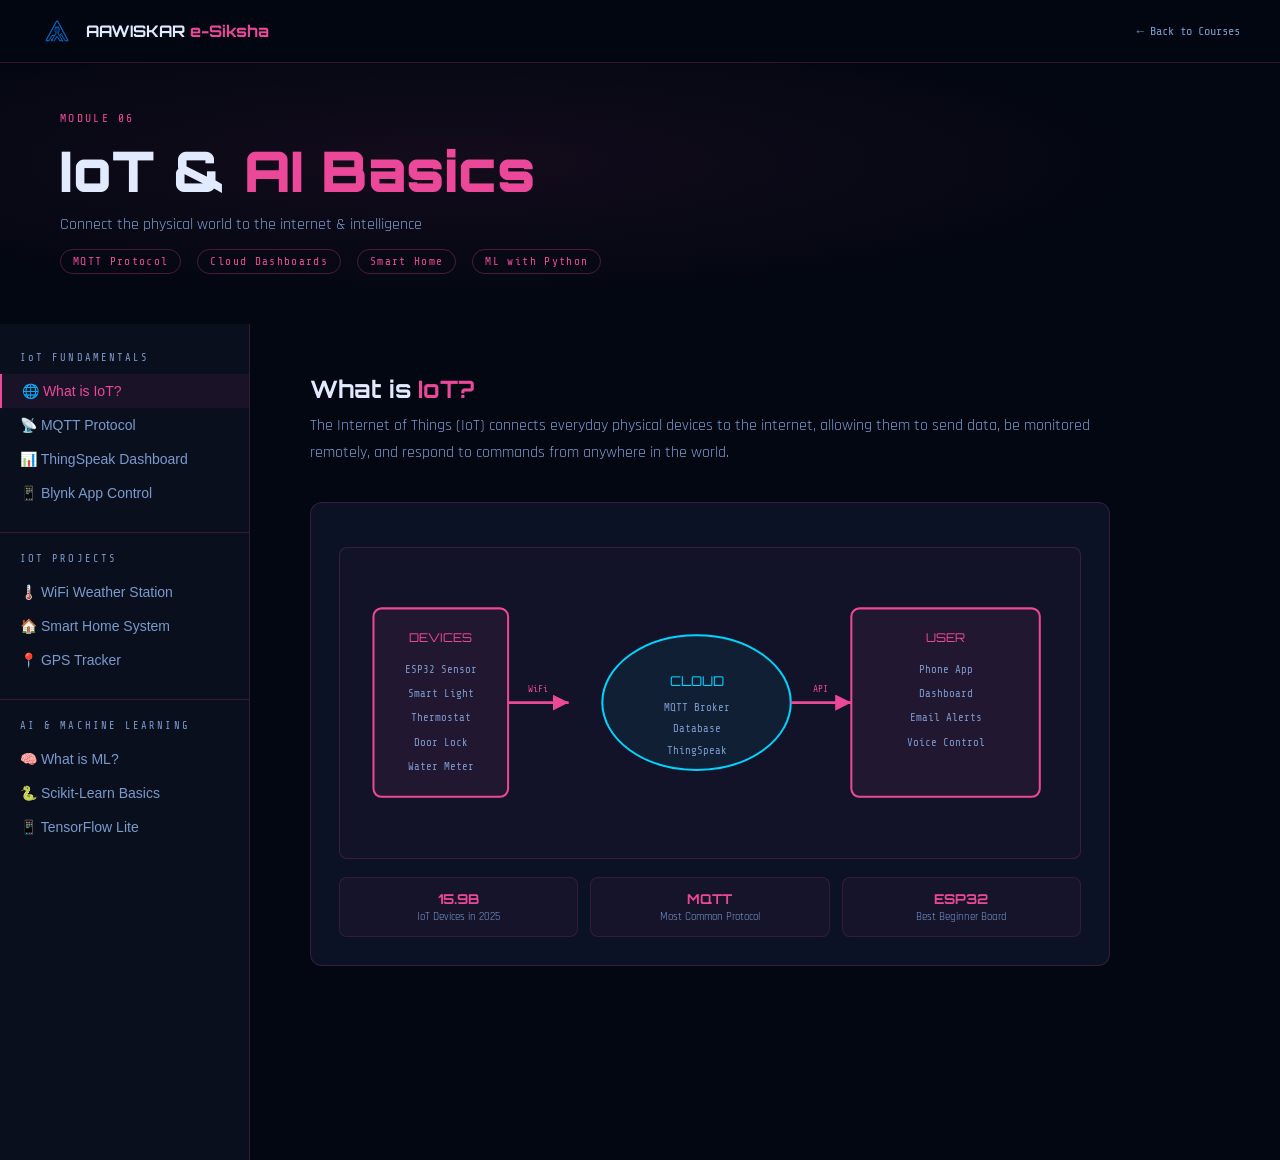
<file: iot-ai.html>
<!DOCTYPE html>
<html lang="en">
<head>
<meta charset="UTF-8">
<meta name="viewport" content="width=device-width, initial-scale=1.0">
<title>IoT & AI Basics | Aawiskar e-Siksha</title>
<link rel="icon" href="favicon.png" type="image/png">
<link href="https://fonts.googleapis.com/css2?family=Orbitron:wght@400;700;900&family=Rajdhani:wght@300;400;500;600;700&family=Share+Tech+Mono&display=swap" rel="stylesheet">
<style>
  :root{--accent:#ec4899;--dark:#030712;--dark2:#0a0f1e;--card-bg:rgba(13,21,41,0.9);--border:rgba(236,72,153,0.2);--text:#e2eaff;--text-dim:#7a9acc;}
  *{margin:0;padding:0;box-sizing:border-box;}
  body{background:var(--dark);color:var(--text);font-family:'Rajdhani',sans-serif;overflow-x:hidden;}
  nav{position:fixed;top:0;width:100%;z-index:500;padding:14px 40px;display:flex;align-items:center;justify-content:space-between;background:rgba(3,7,18,0.9);backdrop-filter:blur(20px);border-bottom:1px solid var(--border);}
  .nav-logo{display:flex;align-items:center;gap:12px;text-decoration:none;}.nav-logo img{width:34px;}
  .nav-brand{font-family:'Orbitron',monospace;font-size:1rem;font-weight:700;color:var(--text);}.nav-brand span{color:var(--accent);}
  .nav-back{font-family:'Share Tech Mono',monospace;font-size:0.75rem;color:var(--text-dim);text-decoration:none;transition:color 0.2s;}.nav-back:hover{color:var(--accent);}
  .course-hero{min-height:36vh;display:flex;align-items:flex-end;padding:110px 60px 50px;position:relative;overflow:hidden;}
  .hero-bg{position:absolute;inset:0;background:radial-gradient(ellipse at 35% 50%,rgba(236,72,153,0.07) 0%,transparent 60%);}
  .course-hero h1{font-family:'Orbitron',monospace;font-size:clamp(2rem,5vw,3.5rem);font-weight:900;position:relative;z-index:1;}
  .course-hero h1 span{color:var(--accent);}
  .hero-meta{display:flex;gap:16px;margin-top:14px;position:relative;z-index:1;flex-wrap:wrap;}
  .hero-tag{font-family:'Share Tech Mono',monospace;font-size:0.7rem;color:var(--accent);letter-spacing:0.12em;padding:5px 12px;border:1px solid rgba(236,72,153,0.3);border-radius:100px;}
  .course-body{display:grid;grid-template-columns:250px 1fr;}
  .sidebar{position:sticky;top:64px;height:calc(100vh - 64px);overflow-y:auto;background:var(--dark2);border-right:1px solid var(--border);padding:28px 0;}
  .sidebar-label{font-family:'Share Tech Mono',monospace;font-size:0.65rem;color:var(--text-dim);letter-spacing:0.2em;padding:0 20px;margin-bottom:10px;}
  .sidebar-group{margin-bottom:22px;}
  .sidebar-item{display:block;padding:9px 20px;color:var(--text-dim);font-size:0.875rem;font-weight:500;transition:all 0.2s;cursor:pointer;border:none;background:none;width:100%;text-align:left;}
  .sidebar-item:hover,.sidebar-item.active{color:var(--accent);background:rgba(236,72,153,0.07);border-left:2px solid var(--accent);}
  .content{padding:50px 60px;max-width:920px;}.content-section{display:none;}.content-section.active{display:block;}
  h2.section-title{font-family:'Orbitron',monospace;font-size:1.5rem;font-weight:700;margin-bottom:8px;}
  h2.section-title span{color:var(--accent);}
  .section-intro{color:var(--text-dim);font-size:1rem;line-height:1.7;margin-bottom:36px;}
  .lesson-card{background:var(--card-bg);border:1px solid var(--border);border-radius:12px;padding:28px;margin-bottom:24px;}
  .lesson-card h3{font-family:'Orbitron',monospace;font-size:0.85rem;color:var(--text-dim);letter-spacing:0.1em;margin-bottom:14px;}
  .code-block{background:#080d1a;border:1px solid rgba(236,72,153,0.2);border-radius:8px;padding:20px 24px;margin:14px 0;font-family:'Share Tech Mono',monospace;font-size:0.82rem;line-height:1.9;overflow-x:auto;}
  .kw{color:#ff79c6;}.fn{color:var(--accent);}.str{color:#50fa7b;}.cm{color:#4a6494;font-style:italic;}.num{color:#bd93f9;}
  .tip-box{padding:14px 18px;background:rgba(236,72,153,0.05);border-left:3px solid var(--accent);border-radius:0 8px 8px 0;font-size:0.875rem;color:var(--text-dim);margin:14px 0;}
  .tip-box strong{color:var(--accent);}
  .specs-grid{display:grid;grid-template-columns:repeat(3,1fr);gap:12px;margin-top:18px;}
  .spec{background:rgba(236,72,153,0.05);border:1px solid rgba(236,72,153,0.15);border-radius:8px;padding:12px;text-align:center;}
  .spec-val{font-family:'Orbitron',monospace;font-size:0.85rem;font-weight:700;color:var(--accent);}
  .spec-label{font-size:0.7rem;color:var(--text-dim);margin-top:3px;}
  .iot-vis{width:100%;background:rgba(236,72,153,0.03);border:1px solid var(--border);border-radius:8px;padding:20px;margin:16px 0;display:flex;justify-content:center;}
  .step-list{list-style:none;}
  .step-list li{display:flex;gap:14px;margin-bottom:14px;align-items:flex-start;}
  .step-n{width:26px;height:26px;border-radius:50%;background:rgba(236,72,153,0.12);border:1px solid rgba(236,72,153,0.3);display:flex;align-items:center;justify-content:center;font-family:'Orbitron',monospace;font-size:0.65rem;color:var(--accent);flex-shrink:0;}
  .step-list p{color:var(--text-dim);font-size:0.9rem;line-height:1.6;padding-top:3px;}
  ::-webkit-scrollbar{width:4px;}::-webkit-scrollbar-thumb{background:rgba(236,72,153,0.25);}
  @media(max-width:900px){.course-body{grid-template-columns:1fr}.sidebar{position:relative;height:auto}.content{padding:28px}.specs-grid{grid-template-columns:repeat(2,1fr)}}
</style>
</head>
<body>
<nav>
  <a class="nav-logo" href="index.html"><img src="favicon.png" alt=""><span class="nav-brand">AAWISKAR <span>e-Siksha</span></span></a>
  <a class="nav-back" href="index.html">← Back to Courses</a>
</nav>
<div class="course-hero">
  <div class="hero-bg"></div>
  <div style="position:relative;z-index:1">
    <div style="font-family:'Share Tech Mono',monospace;font-size:0.72rem;color:var(--accent);letter-spacing:0.2em;margin-bottom:10px;">MODULE 06</div>
    <h1>IoT & <span>AI Basics</span></h1>
    <p style="color:var(--text-dim);margin-top:8px;">Connect the physical world to the internet & intelligence</p>
    <div class="hero-meta">
      <span class="hero-tag">MQTT Protocol</span><span class="hero-tag">Cloud Dashboards</span><span class="hero-tag">Smart Home</span><span class="hero-tag">ML with Python</span>
    </div>
  </div>
</div>
<div class="course-body">
  <aside class="sidebar">
    <div class="sidebar-group">
      <div class="sidebar-label">IoT FUNDAMENTALS</div>
      <button class="sidebar-item active" onclick="show('iot-intro',this)">🌐 What is IoT?</button>
      <button class="sidebar-item" onclick="show('iot-mqtt',this)">📡 MQTT Protocol</button>
      <button class="sidebar-item" onclick="show('iot-thingspeak',this)">📊 ThingSpeak Dashboard</button>
      <button class="sidebar-item" onclick="show('iot-blynk',this)">📱 Blynk App Control</button>
    </div>
    <div class="sidebar-group" style="border-top:1px solid var(--border);padding-top:20px;">
      <div class="sidebar-label">IOT PROJECTS</div>
      <button class="sidebar-item" onclick="show('proj-weather',this)">🌡️ WiFi Weather Station</button>
      <button class="sidebar-item" onclick="show('proj-smarthome',this)">🏠 Smart Home System</button>
      <button class="sidebar-item" onclick="show('proj-gps',this)">📍 GPS Tracker</button>
    </div>
    <div class="sidebar-group" style="border-top:1px solid var(--border);padding-top:20px;">
      <div class="sidebar-label">AI & MACHINE LEARNING</div>
      <button class="sidebar-item" onclick="show('ml-intro',this)">🧠 What is ML?</button>
      <button class="sidebar-item" onclick="show('ml-sklearn',this)">🐍 Scikit-Learn Basics</button>
      <button class="sidebar-item" onclick="show('ml-tflite',this)">📱 TensorFlow Lite</button>
    </div>
  </aside>
  <main class="content">

    <div id="iot-intro" class="content-section active">
      <h2 class="section-title">What is <span>IoT?</span></h2>
      <p class="section-intro">The Internet of Things (IoT) connects everyday physical devices to the internet, allowing them to send data, be monitored remotely, and respond to commands from anywhere in the world.</p>
      <div class="lesson-card">
        <div class="iot-vis">
          <svg viewBox="0 0 520 200" width="100%" xmlns="http://www.w3.org/2000/svg">
            <!-- Physical devices -->
            <rect x="10" y="30" width="100" height="140" rx="6" fill="rgba(236,72,153,0.07)" stroke="#ec4899" stroke-width="1.5"/>
            <text x="60" y="55" text-anchor="middle" fill="#ec4899" font-size="9" font-family="Orbitron,monospace">DEVICES</text>
            <text x="60" y="78" text-anchor="middle" fill="#7a9acc" font-size="8" font-family="Share Tech Mono,monospace">ESP32 Sensor</text>
            <text x="60" y="96" text-anchor="middle" fill="#7a9acc" font-size="8" font-family="Share Tech Mono,monospace">Smart Light</text>
            <text x="60" y="114" text-anchor="middle" fill="#7a9acc" font-size="8" font-family="Share Tech Mono,monospace">Thermostat</text>
            <text x="60" y="132" text-anchor="middle" fill="#7a9acc" font-size="8" font-family="Share Tech Mono,monospace">Door Lock</text>
            <text x="60" y="150" text-anchor="middle" fill="#7a9acc" font-size="8" font-family="Share Tech Mono,monospace">Water Meter</text>
            <!-- Arrow -->
            <path d="M110 100 L155 100" stroke="#ec4899" stroke-width="2" marker-end="url(#arr)"/>
            <defs><marker id="arr" markerWidth="8" markerHeight="6" refX="6" refY="3" orient="auto"><path d="M0 0 L6 3 L0 6Z" fill="#ec4899"/></marker></defs>
            <text x="132" y="92" text-anchor="middle" fill="#ec4899" font-size="7" font-family="Share Tech Mono,monospace">WiFi</text>
            <!-- Gateway/Cloud -->
            <ellipse cx="250" cy="100" rx="70" ry="50" fill="rgba(0,212,255,0.06)" stroke="#00d4ff" stroke-width="1.5"/>
            <text x="250" y="88" text-anchor="middle" fill="#00d4ff" font-size="10" font-family="Orbitron,monospace">CLOUD</text>
            <text x="250" y="106" text-anchor="middle" fill="#7a9acc" font-size="8" font-family="Share Tech Mono,monospace">MQTT Broker</text>
            <text x="250" y="122" text-anchor="middle" fill="#7a9acc" font-size="8" font-family="Share Tech Mono,monospace">Database</text>
            <text x="250" y="138" text-anchor="middle" fill="#7a9acc" font-size="8" font-family="Share Tech Mono,monospace">ThingSpeak</text>
            <!-- Arrow 2 -->
            <path d="M320 100 L365 100" stroke="#ec4899" stroke-width="2" marker-end="url(#arr)"/>
            <text x="342" y="92" text-anchor="middle" fill="#ec4899" font-size="7" font-family="Share Tech Mono,monospace">API</text>
            <!-- User -->
            <rect x="365" y="30" width="140" height="140" rx="6" fill="rgba(236,72,153,0.07)" stroke="#ec4899" stroke-width="1.5"/>
            <text x="435" y="55" text-anchor="middle" fill="#ec4899" font-size="9" font-family="Orbitron,monospace">USER</text>
            <text x="435" y="78" text-anchor="middle" fill="#7a9acc" font-size="8" font-family="Share Tech Mono,monospace">Phone App</text>
            <text x="435" y="96" text-anchor="middle" fill="#7a9acc" font-size="8" font-family="Share Tech Mono,monospace">Dashboard</text>
            <text x="435" y="114" text-anchor="middle" fill="#7a9acc" font-size="8" font-family="Share Tech Mono,monospace">Email Alerts</text>
            <text x="435" y="132" text-anchor="middle" fill="#7a9acc" font-size="8" font-family="Share Tech Mono,monospace">Voice Control</text>
          </svg>
        </div>
        <div class="specs-grid">
          <div class="spec"><div class="spec-val">15.9B</div><div class="spec-label">IoT Devices in 2025</div></div>
          <div class="spec"><div class="spec-val">MQTT</div><div class="spec-label">Most Common Protocol</div></div>
          <div class="spec"><div class="spec-val">ESP32</div><div class="spec-label">Best Beginner Board</div></div>
        </div>
      </div>
    </div>

    <div id="iot-mqtt" class="content-section">
      <h2 class="section-title">MQTT <span>Protocol</span></h2>
      <p class="section-intro">MQTT (Message Queue Telemetry Transport) is a lightweight publish-subscribe protocol designed for IoT devices with limited bandwidth. Devices publish messages to "topics" and others subscribe to receive them.</p>
      <div class="lesson-card">
        <h3>HOW MQTT WORKS</h3>
        <div class="iot-vis">
          <svg viewBox="0 0 500 130" width="100%" xmlns="http://www.w3.org/2000/svg">
            <!-- Publisher -->
            <rect x="10" y="30" width="110" height="70" rx="6" fill="rgba(245,158,11,0.08)" stroke="#f59e0b" stroke-width="1.5"/>
            <text x="65" y="58" text-anchor="middle" fill="#f59e0b" font-size="9" font-family="Orbitron,monospace">PUBLISHER</text>
            <text x="65" y="76" text-anchor="middle" fill="#7a9acc" font-size="8" font-family="Share Tech Mono,monospace">ESP32 Sensor</text>
            <text x="65" y="92" text-anchor="middle" fill="#7a9acc" font-size="8" font-family="Share Tech Mono,monospace">publish("temp", 27)</text>
            <!-- Broker -->
            <rect x="185" y="20" width="130" height="90" rx="6" fill="rgba(0,212,255,0.08)" stroke="#00d4ff" stroke-width="2"/>
            <text x="250" y="48" text-anchor="middle" fill="#00d4ff" font-size="10" font-family="Orbitron,monospace">BROKER</text>
            <text x="250" y="66" text-anchor="middle" fill="#7a9acc" font-size="8" font-family="Share Tech Mono,monospace">broker.hivemq.com</text>
            <text x="250" y="82" text-anchor="middle" fill="#7a9acc" font-size="8" font-family="Share Tech Mono,monospace">Routes messages</text>
            <text x="250" y="98" text-anchor="middle" fill="#7a9acc" font-size="8" font-family="Share Tech Mono,monospace">Port 1883</text>
            <!-- Subscribers -->
            <rect x="380" y="10" width="110" height="50" rx="6" fill="rgba(236,72,153,0.08)" stroke="#ec4899" stroke-width="1.5"/>
            <text x="435" y="30" text-anchor="middle" fill="#ec4899" font-size="9" font-family="Orbitron,monospace">SUBSCRIBER</text>
            <text x="435" y="48" text-anchor="middle" fill="#7a9acc" font-size="8" font-family="Share Tech Mono,monospace">Phone App</text>
            <rect x="380" y="70" width="110" height="50" rx="6" fill="rgba(236,72,153,0.08)" stroke="#ec4899" stroke-width="1.5"/>
            <text x="435" y="90" text-anchor="middle" fill="#ec4899" font-size="9" font-family="Orbitron,monospace">SUBSCRIBER</text>
            <text x="435" y="108" text-anchor="middle" fill="#7a9acc" font-size="8" font-family="Share Tech Mono,monospace">Dashboard</text>
            <!-- arrows -->
            <path d="M120 65 L185 65" stroke="#f59e0b" stroke-width="1.5" marker-end="url(#arr)"/>
            <path d="M315 40 L380 35" stroke="#00d4ff" stroke-width="1.5" marker-end="url(#arr)"/>
            <path d="M315 90 L380 95" stroke="#00d4ff" stroke-width="1.5" marker-end="url(#arr)"/>
          </svg>
        </div>
        <div class="code-block">
<span class="cm">// ESP32 MQTT Publisher
// Install: PubSubClient library in Arduino IDE</span>
<span class="kw">#include</span> &lt;<span class="str">WiFi.h</span>&gt;
<span class="kw">#include</span> &lt;<span class="str">PubSubClient.h</span>&gt;

<span class="kw">const char*</span> ssid     = <span class="str">"Your_WiFi"</span>;
<span class="kw">const char*</span> password = <span class="str">"password"</span>;
<span class="kw">const char*</span> mqtt_server = <span class="str">"broker.hivemq.com"</span>;

<span class="fn">WiFiClient</span> espClient;
<span class="fn">PubSubClient</span> client(espClient);

<span class="kw">void</span> <span class="fn">setup</span>() {
  <span class="fn">WiFi</span>.<span class="fn">begin</span>(ssid, password);
  <span class="kw">while</span> (<span class="fn">WiFi</span>.<span class="fn">status</span>() != WL_CONNECTED) <span class="fn">delay</span>(<span class="num">500</span>);
  client.<span class="fn">setServer</span>(mqtt_server, <span class="num">1883</span>);
}

<span class="kw">void</span> <span class="fn">loop</span>() {
  <span class="kw">if</span> (!client.<span class="fn">connected</span>()) {
    client.<span class="fn">connect</span>(<span class="str">"ESP32Client"</span>);
  }
  client.<span class="fn">loop</span>();
  
  <span class="kw">float</span> temp = <span class="num">27.5</span>; <span class="cm">// read from DHT11</span>
  <span class="kw">char</span> msg[<span class="num">10</span>];
  <span class="fn">sprintf</span>(msg, <span class="str">"%.1f"</span>, temp);
  client.<span class="fn">publish</span>(<span class="str">"aawiskar/temperature"</span>, msg);
  <span class="fn">delay</span>(<span class="num">5000</span>);
}
        </div>
      </div>
    </div>

    <div id="iot-thingspeak" class="content-section">
      <h2 class="section-title">ThingSpeak <span>Dashboard</span></h2>
      <p class="section-intro">ThingSpeak is a free IoT cloud platform that lets you store sensor data and create beautiful charts without any server setup. It's perfect for beginners.</p>
      <div class="lesson-card">
        <ul class="step-list">
          <li><div class="step-n">1</div><p>Sign up free at <strong style="color:var(--accent)">thingspeak.com</strong> (MathWorks account). Create a new "Channel" and add fields like "Temperature", "Humidity".</p></li>
          <li><div class="step-n">2</div><p>Copy your Channel's <strong style="color:var(--accent)">Write API Key</strong> — this is what the ESP32 will use to send data.</p></li>
          <li><div class="step-n">3</div><p>Upload the code below to your ESP32. It will send sensor readings to ThingSpeak every 15 seconds.</p></li>
          <li><div class="step-n">4</div><p>In ThingSpeak, go to your channel and click "Private View" — you'll see live charts updating in real time!</p></li>
        </ul>
        <div class="code-block">
<span class="kw">#include</span> &lt;<span class="str">WiFi.h</span>&gt;
<span class="kw">#include</span> &lt;<span class="str">ThingSpeak.h</span>&gt;
<span class="kw">#include</span> &lt;<span class="str">DHT.h</span>&gt;

<span class="fn">DHT</span> dht(<span class="num">4</span>, DHT11);
<span class="fn">WiFiClient</span> client;

<span class="kw">unsigned long</span> channelID = <span class="num">YOUR_CHANNEL_ID</span>;
<span class="kw">const char*</span> apiKey = <span class="str">"YOUR_WRITE_API_KEY"</span>;

<span class="kw">void</span> <span class="fn">setup</span>() {
  dht.<span class="fn">begin</span>();
  <span class="fn">WiFi</span>.<span class="fn">begin</span>(<span class="str">"SSID"</span>, <span class="str">"password"</span>);
  <span class="kw">while</span>(<span class="fn">WiFi</span>.<span class="fn">status</span>() != WL_CONNECTED) <span class="fn">delay</span>(<span class="num">500</span>);
  <span class="fn">ThingSpeak</span>.<span class="fn">begin</span>(client);
}

<span class="kw">void</span> <span class="fn">loop</span>() {
  <span class="kw">float</span> temp = dht.<span class="fn">readTemperature</span>();
  <span class="kw">float</span> hum  = dht.<span class="fn">readHumidity</span>();
  
  <span class="fn">ThingSpeak</span>.<span class="fn">setField</span>(<span class="num">1</span>, temp);
  <span class="fn">ThingSpeak</span>.<span class="fn">setField</span>(<span class="num">2</span>, hum);
  <span class="fn">ThingSpeak</span>.<span class="fn">writeFields</span>(channelID, apiKey);
  
  <span class="fn">delay</span>(<span class="num">15000</span>); <span class="cm">// ThingSpeak free: min 15s between updates</span>
}
        </div>
      </div>
    </div>

    <div id="iot-blynk" class="content-section">
      <h2 class="section-title">Blynk <span>App Control</span></h2>
      <p class="section-intro">Blynk lets you build a custom phone dashboard to control hardware in real time. Toggle relays, read sensors, and create gauges — all from a drag-and-drop interface.</p>
      <div class="lesson-card">
        <div class="code-block">
<span class="cm">// Blynk IoT — Control LED from phone
// Install Blynk library, create project at blynk.cloud</span>
<span class="kw">#define</span> BLYNK_TEMPLATE_ID   <span class="str">"YOUR_TEMPLATE_ID"</span>
<span class="kw">#define</span> BLYNK_AUTH_TOKEN    <span class="str">"YOUR_AUTH_TOKEN"</span>

<span class="kw">#include</span> &lt;<span class="str">BlynkSimpleEsp32.h</span>&gt;

<span class="kw">char</span> auth[] = BLYNK_AUTH_TOKEN;
<span class="kw">char</span> ssid[] = <span class="str">"Your_WiFi"</span>;
<span class="kw">char</span> pass[] = <span class="str">"password"</span>;

<span class="cm">// Called when Virtual Pin V1 changes in app</span>
<span class="fn">BLYNK_WRITE</span>(V1) {
  <span class="kw">int</span> pinValue = <span class="fn">param</span>.<span class="fn">asInt</span>();
  <span class="fn">digitalWrite</span>(<span class="num">2</span>, pinValue);  <span class="cm">// control LED/relay</span>
}

<span class="cm">// Send sensor data to app every 2 seconds</span>
<span class="fn">BlynkTimer</span> timer;
<span class="kw">void</span> <span class="fn">sendSensor</span>() {
  <span class="kw">float</span> temp = <span class="num">26.8</span>; <span class="cm">// read from sensor</span>
  <span class="fn">Blynk</span>.<span class="fn">virtualWrite</span>(V2, temp);
}

<span class="kw">void</span> <span class="fn">setup</span>() {
  <span class="fn">Blynk</span>.<span class="fn">begin</span>(auth, ssid, pass);
  timer.<span class="fn">setInterval</span>(<span class="num">2000L</span>, sendSensor);
}
<span class="kw">void</span> <span class="fn">loop</span>() { <span class="fn">Blynk</span>.<span class="fn">run</span>(); timer.<span class="fn">run</span>(); }
        </div>
      </div>
    </div>

    <div id="proj-weather" class="content-section">
      <h2 class="section-title">🌡️ WiFi Weather <span>Station</span></h2>
      <p class="section-intro">Build a complete weather monitoring station that displays temperature, humidity, and pressure on an OLED and uploads data to the cloud every minute.</p>
      <div class="lesson-card">
        <h3>HARDWARE SETUP</h3>
        <div style="display:flex;flex-wrap:wrap;gap:8px;margin-bottom:20px">
          <span style="font-family:'Share Tech Mono',monospace;font-size:0.68rem;color:var(--text-dim);border:1px solid var(--border);border-radius:4px;padding:4px 10px;">ESP32 DevKit</span>
          <span style="font-family:'Share Tech Mono',monospace;font-size:0.68rem;color:var(--text-dim);border:1px solid var(--border);border-radius:4px;padding:4px 10px;">DHT22 (Temp+Humidity)</span>
          <span style="font-family:'Share Tech Mono',monospace;font-size:0.68rem;color:var(--text-dim);border:1px solid var(--border);border-radius:4px;padding:4px 10px;">BMP280 (Pressure)</span>
          <span style="font-family:'Share Tech Mono',monospace;font-size:0.68rem;color:var(--text-dim);border:1px solid var(--border);border-radius:4px;padding:4px 10px;">SSD1306 OLED 128x64</span>
          <span style="font-family:'Share Tech Mono',monospace;font-size:0.68rem;color:var(--text-dim);border:1px solid var(--border);border-radius:4px;padding:4px 10px;">3D Printed Enclosure</span>
        </div>
        <div class="code-block">
<span class="kw">#include</span> &lt;<span class="str">WiFi.h</span>&gt;
<span class="kw">#include</span> &lt;<span class="str">DHT.h</span>&gt;
<span class="kw">#include</span> &lt;<span class="str">Adafruit_BMP280.h</span>&gt;
<span class="kw">#include</span> &lt;<span class="str">Adafruit_SSD1306.h</span>&gt;

<span class="fn">DHT</span> dht(<span class="num">4</span>, DHT22);
<span class="fn">Adafruit_BMP280</span> bmp;
<span class="fn">Adafruit_SSD1306</span> display(<span class="num">128</span>, <span class="num">64</span>, &Wire);

<span class="kw">void</span> <span class="fn">loop</span>() {
  <span class="kw">float</span> t   = dht.<span class="fn">readTemperature</span>();
  <span class="kw">float</span> h   = dht.<span class="fn">readHumidity</span>();
  <span class="kw">float</span> p   = bmp.<span class="fn">readPressure</span>() / <span class="num">100.0F</span>; <span class="cm">// hPa</span>
  <span class="kw">float</span> alt = bmp.<span class="fn">readAltitude</span>(<span class="num">1013.25</span>);    <span class="cm">// sea level pressure</span>
  
  display.<span class="fn">clearDisplay</span>();
  display.<span class="fn">setTextSize</span>(<span class="num">1</span>); display.<span class="fn">setCursor</span>(<span class="num">0</span>, <span class="num">0</span>);
  display.<span class="fn">printf</span>(<span class="str">"Temp: %.1f C\nHum:  %.1f%%\nPress:%.0f hPa\nAlt:  %.0f m"</span>, t, h, p, alt);
  display.<span class="fn">display</span>();
  
  <span class="cm">// Upload to ThingSpeak every 15s...</span>
  <span class="fn">delay</span>(<span class="num">15000</span>);
}
        </div>
      </div>
    </div>

    <div id="proj-smarthome" class="content-section">
      <h2 class="section-title">🏠 Smart Home <span>System</span></h2>
      <p class="section-intro">Control multiple home devices (lights, fans, door locks) from your phone using ESP32 + MQTT. A mini home automation system using just a few relays!</p>
      <div class="lesson-card">
        <div class="code-block">
<span class="cm">// Smart Home — control 4 relays via MQTT
// Topics: home/light1, home/light2, home/fan, home/lock</span>
<span class="kw">#include</span> &lt;<span class="str">WiFi.h</span>&gt;
<span class="kw">#include</span> &lt;<span class="str">PubSubClient.h</span>&gt;

<span class="kw">const int</span> relays[] = {<span class="num">26</span>, <span class="num">27</span>, <span class="num">28</span>, <span class="num">29</span>}; <span class="cm">// relay pins</span>
<span class="kw">const char*</span> topics[] = {
  <span class="str">"home/light1"</span>, <span class="str">"home/light2"</span>,
  <span class="str">"home/fan"</span>,    <span class="str">"home/lock"</span>
};

<span class="kw">void</span> <span class="fn">callback</span>(<span class="kw">char*</span> topic, <span class="kw">byte*</span> payload, <span class="kw">unsigned int</span> length) {
  <span class="kw">String</span> msg = <span class="str">""</span>;
  <span class="kw">for</span> (<span class="kw">int</span> i=<span class="num">0</span>; i&lt;length; i++) msg += (<span class="kw">char</span>)payload[i];
  
  <span class="kw">for</span> (<span class="kw">int</span> i=<span class="num">0</span>; i&lt;<span class="num">4</span>; i++) {
    <span class="kw">if</span> (<span class="fn">String</span>(topic) == topics[i]) {
      <span class="fn">digitalWrite</span>(relays[i], msg == <span class="str">"ON"</span> ? LOW : HIGH);
      <span class="cm">// LOW = ON for most relay modules (active low)</span>
    }
  }
}
        </div>
        <div class="tip-box"><strong>📱 Control from Anywhere:</strong> Use <strong style="color:var(--accent)">MQTT Dash</strong> or <strong style="color:var(--accent)">IoT MQTT Panel</strong> app on your phone. Create buttons that publish "ON"/"OFF" to your topics. As long as both the ESP32 and your phone are connected to the internet, it works from anywhere on Earth!</div>
      </div>
    </div>

    <div id="proj-gps" class="content-section">
      <h2 class="section-title">📍 GPS <span>Location Tracker</span></h2>
      <p class="section-intro">Track the real-time location of anything — a vehicle, a pet, or a package — using a GPS module and ESP32, viewable on Google Maps.</p>
      <div class="lesson-card">
        <div class="code-block">
<span class="cm">// GPS Tracker with ESP32 + Neo-6M GPS Module
// GPS TX → ESP32 RX2 (pin 16)</span>
<span class="kw">#include</span> &lt;<span class="str">TinyGPS++.h</span>&gt;

<span class="fn">TinyGPSPlus</span> gps;
<span class="fn">HardwareSerial</span> gpsSerial(<span class="num">2</span>);

<span class="kw">void</span> <span class="fn">loop</span>() {
  <span class="kw">while</span> (gpsSerial.<span class="fn">available</span>()) gps.<span class="fn">encode</span>(gpsSerial.<span class="fn">read</span>());
  
  <span class="kw">if</span> (gps.location.<span class="fn">isUpdated</span>()) {
    <span class="kw">float</span> lat = gps.location.<span class="fn">lat</span>();
    <span class="kw">float</span> lng = gps.location.<span class="fn">lng</span>();
    <span class="kw">float</span> speed = gps.speed.<span class="fn">kmph</span>();
    
    <span class="fn">Serial</span>.<span class="fn">printf</span>(<span class="str">"Lat: %.6f, Lng: %.6f, Speed: %.1f km/h\n"</span>, lat, lng, speed);
    
    <span class="cm">// Send to server:</span>
    <span class="cm">// POST https://yourserver/location?lat=27.7&lng=85.3</span>
  }
}
        </div>
        <div class="tip-box"><strong>🗺️ View on Maps:</strong> Send coordinates to a Google Sheets via Apps Script (free!), or use Traccar (open source tracking server). You can also open this URL on your phone: <code style="color:var(--accent)">maps.google.com/?q=LAT,LNG</code> and bookmark it.</div>
      </div>
    </div>

    <div id="ml-intro" class="content-section">
      <h2 class="section-title">What is <span>Machine Learning?</span></h2>
      <p class="section-intro">Traditional programming: you write rules → computer follows them. Machine learning: you show examples → computer learns the rules itself. ML enables computers to improve with experience.</p>
      <div class="lesson-card">
        <div class="iot-vis">
          <svg viewBox="0 0 500 160" width="100%" xmlns="http://www.w3.org/2000/svg">
            <!-- Traditional -->
            <rect x="10" y="15" width="220" height="130" rx="6" fill="rgba(245,158,11,0.05)" stroke="#f59e0b" stroke-width="1.5"/>
            <text x="120" y="38" text-anchor="middle" fill="#f59e0b" font-size="9" font-family="Orbitron,monospace">TRADITIONAL</text>
            <text x="40" y="62" fill="#7a9acc" font-size="8" font-family="Share Tech Mono,monospace">Data → </text>
            <rect x="80" y="52" width="60" height="20" rx="3" fill="rgba(245,158,11,0.15)" stroke="#f59e0b" stroke-width="1"/>
            <text x="110" y="65" text-anchor="middle" fill="#f59e0b" font-size="8" font-family="Share Tech Mono,monospace">RULES</text>
            <text x="145" y="62" fill="#7a9acc" font-size="8" font-family="Share Tech Mono,monospace"> → Answer</text>
            <text x="120" y="95" text-anchor="middle" fill="#7a9acc" font-size="8" font-family="Share Tech Mono,monospace">You write every rule</text>
            <text x="120" y="112" text-anchor="middle" fill="#7a9acc" font-size="8" font-family="Share Tech Mono,monospace">Brittle, hard to maintain</text>
            <text x="120" y="130" text-anchor="middle" fill="#7a9acc" font-size="8" font-family="Share Tech Mono,monospace">if temp &gt; 30: turn_on_AC()</text>
            <!-- ML -->
            <rect x="265" y="15" width="220" height="130" rx="6" fill="rgba(236,72,153,0.05)" stroke="#ec4899" stroke-width="1.5"/>
            <text x="375" y="38" text-anchor="middle" fill="#ec4899" font-size="9" font-family="Orbitron,monospace">MACHINE LEARNING</text>
            <text x="275" y="62" fill="#7a9acc" font-size="8" font-family="Share Tech Mono,monospace">Data + </text>
            <rect x="315" y="52" width="70" height="20" rx="3" fill="rgba(236,72,153,0.15)" stroke="#ec4899" stroke-width="1"/>
            <text x="350" y="65" text-anchor="middle" fill="#ec4899" font-size="8" font-family="Share Tech Mono,monospace">ANSWERS</text>
            <text x="392" y="62" fill="#7a9acc" font-size="8" font-family="Share Tech Mono,monospace"> → Rules</text>
            <text x="375" y="95" text-anchor="middle" fill="#7a9acc" font-size="8" font-family="Share Tech Mono,monospace">Computer learns patterns</text>
            <text x="375" y="112" text-anchor="middle" fill="#7a9acc" font-size="8" font-family="Share Tech Mono,monospace">Adapts to new data</text>
            <text x="375" y="130" text-anchor="middle" fill="#7a9acc" font-size="8" font-family="Share Tech Mono,monospace">model.predict(new_data)</text>
          </svg>
        </div>
        <div class="tip-box"><strong>🧠 3 Types of ML:</strong><br>
        <strong style="color:var(--accent)">Supervised</strong> — learns from labeled examples (spam detection, image classification)<br>
        <strong style="color:var(--accent)">Unsupervised</strong> — finds hidden patterns in unlabeled data (clustering, anomaly detection)<br>
        <strong style="color:var(--accent)">Reinforcement</strong> — learns by trial and error (game AI, robot navigation)</div>
      </div>
    </div>

    <div id="ml-sklearn" class="content-section">
      <h2 class="section-title">Scikit-Learn <span>Basics</span></h2>
      <p class="section-intro">Scikit-learn is Python's most popular machine learning library. It makes training models as simple as calling .fit() and .predict() — just three lines for a working classifier!</p>
      <div class="lesson-card">
        <div class="code-block">
<span class="cm"># pip install scikit-learn pandas matplotlib numpy</span>
<span class="kw">from</span> sklearn.datasets <span class="kw">import</span> load_iris
<span class="kw">from</span> sklearn.model_selection <span class="kw">import</span> train_test_split
<span class="kw">from</span> sklearn.neighbors <span class="kw">import</span> KNeighborsClassifier
<span class="kw">from</span> sklearn.metrics <span class="kw">import</span> accuracy_score
<span class="kw">import</span> pandas <span class="kw">as</span> pd

<span class="cm"># 1. Load data</span>
iris = <span class="fn">load_iris</span>()
X, y = iris.data, iris.target       <span class="cm"># features, labels</span>
labels = iris.target_names           <span class="cm"># ['setosa','versicolor','virginica']</span>

<span class="cm"># 2. Split: 80% train, 20% test</span>
X_train, X_test, y_train, y_test = <span class="fn">train_test_split</span>(
    X, y, test_size=<span class="num">0.2</span>, random_state=<span class="num">42</span>
)

<span class="cm"># 3. Train model</span>
model = <span class="fn">KNeighborsClassifier</span>(n_neighbors=<span class="num">3</span>)
model.<span class="fn">fit</span>(X_train, y_train)

<span class="cm"># 4. Evaluate</span>
predictions = model.<span class="fn">predict</span>(X_test)
accuracy = <span class="fn">accuracy_score</span>(y_test, predictions)
<span class="fn">print</span>(<span class="str">f"Accuracy: {accuracy * 100:.1f}%"</span>)  <span class="cm"># ~97%</span>

<span class="cm"># 5. Predict new flower</span>
new_flower = [[<span class="num">5.1</span>, <span class="num">3.5</span>, <span class="num">1.4</span>, <span class="num">0.2</span>]]  <span class="cm"># sepal_l, sepal_w, petal_l, petal_w</span>
pred = model.<span class="fn">predict</span>(new_flower)
<span class="fn">print</span>(<span class="str">f"Predicted: {labels[pred[0]]}"</span>)  <span class="cm"># setosa</span>
        </div>
        <div class="tip-box"><strong>📊 Other Popular Algorithms:</strong> Decision Trees (interpretable), Random Forest (accurate), SVM (good for small data), Linear Regression (predicting numbers), Neural Networks (complex patterns). Start with KNN or Decision Trees — they're easiest to understand!</div>
      </div>
    </div>

    <div id="ml-tflite" class="content-section">
      <h2 class="section-title">TensorFlow Lite on <span>Microcontrollers</span></h2>
      <p class="section-intro">TensorFlow Lite Micro (TFLM) lets you run trained ML models directly on Arduino and ESP32 — enabling gesture recognition, voice commands, and anomaly detection at the edge, with no cloud required!</p>
      <div class="lesson-card">
        <h3>WORKFLOW: FROM PYTHON MODEL TO ARDUINO</h3>
        <div class="code-block">
<span class="cm"># STEP 1: Train a model in Python</span>
<span class="kw">import</span> tensorflow <span class="kw">as</span> tf
<span class="kw">import</span> numpy <span class="kw">as</span> np

<span class="cm"># Simple gesture classifier (3 gestures)</span>
model = tf.keras.<span class="fn">Sequential</span>([
    tf.keras.layers.<span class="fn">Dense</span>(<span class="num">16</span>, activation=<span class="str">'relu'</span>, input_shape=(<span class="num">6</span>,)),
    tf.keras.layers.<span class="fn">Dense</span>(<span class="num">16</span>, activation=<span class="str">'relu'</span>),
    tf.keras.layers.<span class="fn">Dense</span>(<span class="num">3</span>,  activation=<span class="str">'softmax'</span>)
])
model.<span class="fn">compile</span>(optimizer=<span class="str">'adam'</span>, loss=<span class="str">'categorical_crossentropy'</span>)
model.<span class="fn">fit</span>(X_train, y_train, epochs=<span class="num">50</span>)

<span class="cm"># STEP 2: Convert to TFLite</span>
converter = tf.lite.<span class="fn">TFLiteConverter</span>.<span class="fn">from_keras_model</span>(model)
converter.optimizations = [tf.lite.Optimize.DEFAULT]  <span class="cm"># quantize!</span>
tflite_model = converter.<span class="fn">convert</span>()

<span class="cm"># STEP 3: Export as C array for Arduino</span>
<span class="kw">with</span> <span class="fn">open</span>(<span class="str">'model.tflite'</span>, <span class="str">'wb'</span>) <span class="kw">as</span> f:
    f.<span class="fn">write</span>(tflite_model)
<span class="cm"># Run: xxd -i model.tflite > model_data.h</span>
<span class="cm"># Then include model_data.h in Arduino sketch</span>
        </div>
        <div class="tip-box"><strong>🚀 Getting Started:</strong> The easiest way to experience ML on microcontrollers is the Arduino Nano 33 BLE Sense — it has an IMU, microphone, and color sensor, and Tiny ML tutorials at <strong style="color:var(--accent)">tinyml.org</strong>. You can train a wake-word model ("Aawiskar!") and deploy it in an afternoon.</div>
      </div>
    </div>

  </main>
</div>
<script>
function show(id,btn){
  document.querySelectorAll('.content-section').forEach(s=>s.classList.remove('active'));
  document.querySelectorAll('.sidebar-item').forEach(b=>b.classList.remove('active'));
  document.getElementById(id).classList.add('active');
  btn.classList.add('active');
}
</script>
</body>
</html>
</file>
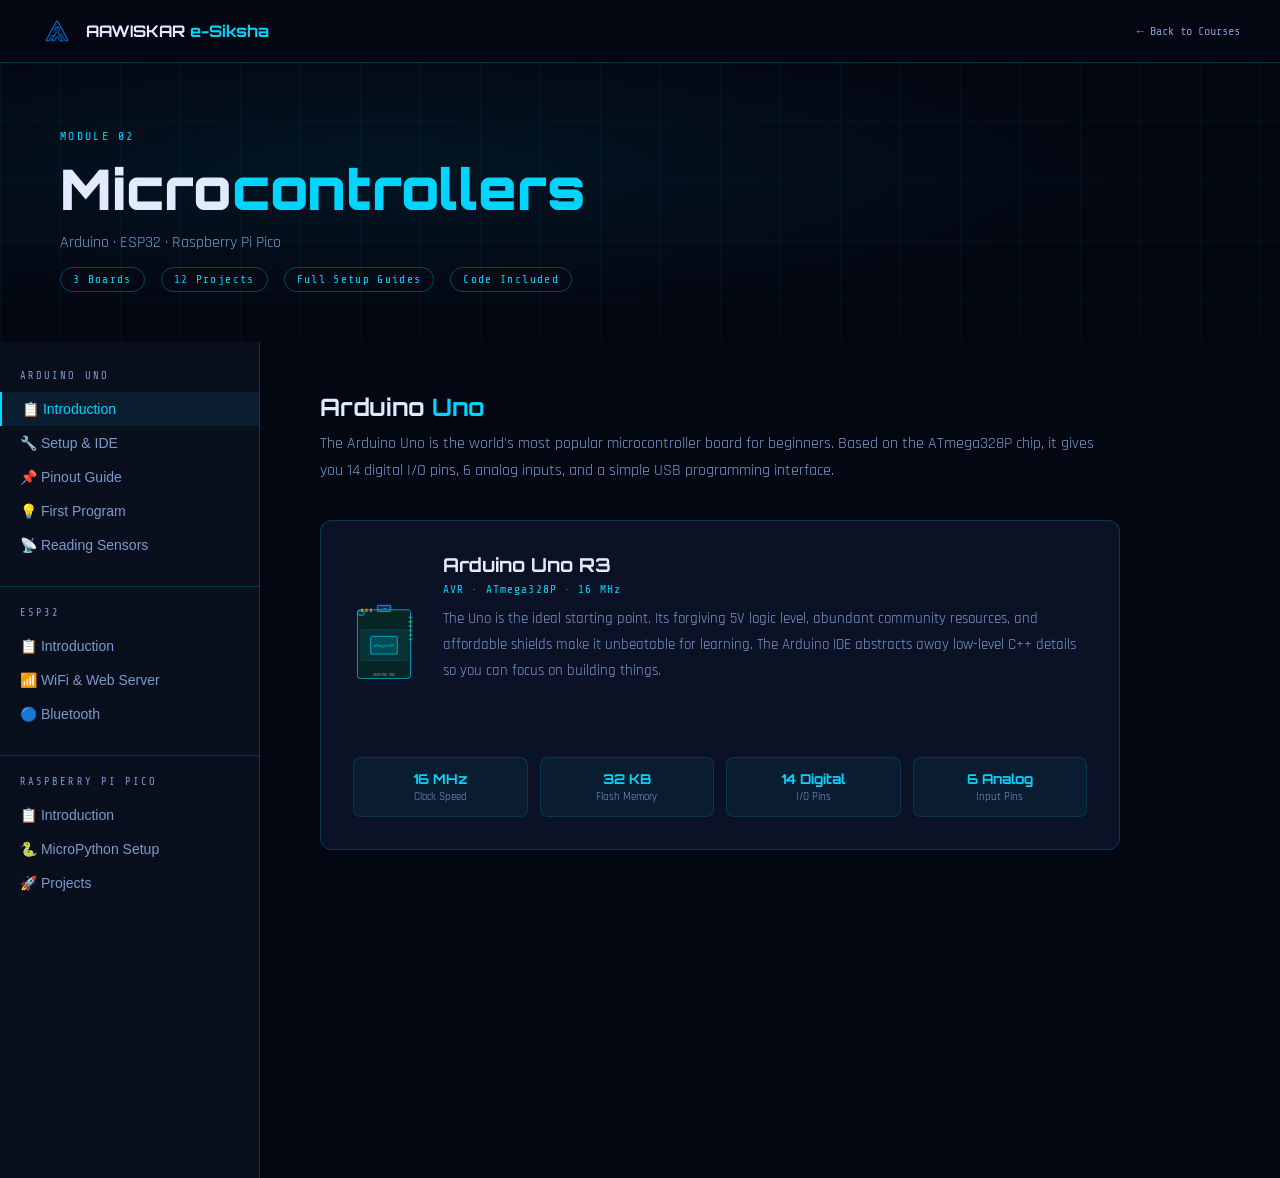
<file: microcontrollers.html>
<!DOCTYPE html>
<html lang="en">
<head>
<meta charset="UTF-8">
<meta name="viewport" content="width=device-width, initial-scale=1.0">
<title>Microcontrollers | Aawiskar e-Siksha</title>
<link rel="icon" href="favicon.png" type="image/png">
<link href="https://fonts.googleapis.com/css2?family=Orbitron:wght@400;700;900&family=Rajdhani:wght@300;400;500;600;700&family=Share+Tech+Mono&display=swap" rel="stylesheet">
<style>
  :root { --accent:#00d4ff; --accent2:#3d7fff; --dark:#030712; --dark2:#0a0f1e; --card-bg:rgba(13,21,41,0.9); --border:rgba(0,212,255,0.2); --text:#e2eaff; --text-dim:#7a9acc; }
  * { margin:0; padding:0; box-sizing:border-box; }
  body { background:var(--dark); color:var(--text); font-family:'Rajdhani',sans-serif; overflow-x:hidden; }
  nav { position:fixed; top:0; width:100%; z-index:500; padding:14px 40px; display:flex; align-items:center; justify-content:space-between; background:rgba(3,7,18,0.9); backdrop-filter:blur(20px); border-bottom:1px solid var(--border); }
  .nav-logo { display:flex; align-items:center; gap:12px; text-decoration:none; }
  .nav-logo img { width:34px; }
  .nav-brand { font-family:'Orbitron',monospace; font-size:1rem; font-weight:700; color:var(--text); }
  .nav-brand span { color:var(--accent); }
  .nav-back { font-family:'Share Tech Mono',monospace; font-size:0.75rem; color:var(--text-dim); text-decoration:none; transition:color 0.2s; }
  .nav-back:hover { color:var(--accent); }
  .course-hero { min-height:38vh; display:flex; align-items:flex-end; padding:110px 60px 50px; position:relative; overflow:hidden; }
  .hero-bg { position:absolute; inset:0; background:radial-gradient(ellipse at 30% 50%, rgba(0,212,255,0.07) 0%, transparent 60%); }
  .hero-grid { position:absolute; inset:0; background-image:linear-gradient(rgba(0,212,255,0.04) 1px,transparent 1px),linear-gradient(90deg,rgba(0,212,255,0.04) 1px,transparent 1px); background-size:60px 60px; }
  .course-hero h1 { font-family:'Orbitron',monospace; font-size:clamp(2rem,5vw,3.5rem); font-weight:900; position:relative; z-index:1; }
  .course-hero h1 span { color:var(--accent); }
  .hero-meta { display:flex; gap:16px; margin-top:14px; position:relative; z-index:1; flex-wrap:wrap; }
  .hero-tag { font-family:'Share Tech Mono',monospace; font-size:0.7rem; color:var(--accent); letter-spacing:0.12em; padding:5px 12px; border:1px solid rgba(0,212,255,0.3); border-radius:100px; }
  .course-body { display:grid; grid-template-columns:260px 1fr; }
  .sidebar { position:sticky; top:64px; height:calc(100vh - 64px); overflow-y:auto; background:var(--dark2); border-right:1px solid var(--border); padding:28px 0; }
  .sidebar-label { font-family:'Share Tech Mono',monospace; font-size:0.65rem; color:var(--text-dim); letter-spacing:0.2em; padding:0 20px; margin-bottom:10px; }
  .sidebar-group { margin-bottom:24px; }
  .sidebar-item { display:block; padding:9px 20px; text-decoration:none; color:var(--text-dim); font-size:0.875rem; font-weight:500; transition:all 0.2s; cursor:pointer; border:none; background:none; width:100%; text-align:left; }
  .sidebar-item:hover,.sidebar-item.active { color:var(--accent); background:rgba(0,212,255,0.07); border-left:2px solid var(--accent); }
  .content { padding:50px 60px; max-width:920px; }
  .content-section { display:none; }
  .content-section.active { display:block; }
  h2.section-title { font-family:'Orbitron',monospace; font-size:1.5rem; font-weight:700; margin-bottom:8px; }
  h2.section-title span { color:var(--accent); }
  .section-intro { color:var(--text-dim); font-size:1rem; line-height:1.7; margin-bottom:36px; }
  .board-card { background:var(--card-bg); border:1px solid var(--border); border-radius:12px; padding:32px; margin-bottom:28px; }
  .board-visual { display:flex; gap:28px; align-items:flex-start; margin-bottom:24px; }
  .board-title { font-family:'Orbitron',monospace; font-size:1.2rem; font-weight:700; margin-bottom:6px; }
  .board-sub { font-family:'Share Tech Mono',monospace; font-size:0.7rem; color:var(--accent); letter-spacing:0.1em; margin-bottom:10px; }
  .board-desc { color:var(--text-dim); font-size:0.95rem; line-height:1.7; }
  .specs-grid { display:grid; grid-template-columns:repeat(4,1fr); gap:12px; margin-top:20px; }
  .spec { background:rgba(0,212,255,0.05); border:1px solid rgba(0,212,255,0.15); border-radius:8px; padding:12px; text-align:center; }
  .spec-val { font-family:'Orbitron',monospace; font-size:0.85rem; font-weight:700; color:var(--accent); }
  .spec-label { font-size:0.7rem; color:var(--text-dim); margin-top:3px; }
  .code-block { background:#0a0f1e; border:1px solid rgba(0,212,255,0.2); border-radius:8px; padding:20px 24px; margin:16px 0; font-family:'Share Tech Mono',monospace; font-size:0.82rem; line-height:1.8; overflow-x:auto; }
  .code-block .kw { color:#a855f7; }
  .code-block .fn { color:var(--accent); }
  .code-block .str { color:#22c55e; }
  .code-block .cm { color:#4a6494; font-style:italic; }
  .code-block .num { color:#f59e0b; }
  .tip-box { padding:14px 18px; background:rgba(0,212,255,0.05); border-left:3px solid var(--accent); border-radius:0 8px 8px 0; font-size:0.875rem; color:var(--text-dim); margin:16px 0; }
  .tip-box strong { color:var(--accent); }
  .pin-diagram { width:100%; background:rgba(0,212,255,0.03); border:1px solid var(--border); border-radius:8px; padding:20px; margin:20px 0; display:flex; justify-content:center; }
  .step-list { list-style:none; }
  .step-list li { display:flex; gap:14px; margin-bottom:14px; align-items:flex-start; }
  .step-n { width:26px; height:26px; border-radius:50%; background:rgba(0,212,255,0.12); border:1px solid rgba(0,212,255,0.3); display:flex; align-items:center; justify-content:center; font-family:'Orbitron',monospace; font-size:0.65rem; color:var(--accent); flex-shrink:0; }
  .step-list p { color:var(--text-dim); font-size:0.9rem; line-height:1.6; padding-top:3px; }
  ::-webkit-scrollbar { width:4px; } ::-webkit-scrollbar-thumb { background:rgba(0,212,255,0.25); }
  @media(max-width:900px){ .course-body{grid-template-columns:1fr} .sidebar{position:relative;height:auto} .content{padding:28px} .specs-grid{grid-template-columns:repeat(2,1fr)} }
</style>
</head>
<body>
<nav>
  <a class="nav-logo" href="index.html"><img src="favicon.png" alt=""><span class="nav-brand">AAWISKAR <span>e-Siksha</span></span></a>
  <a class="nav-back" href="index.html">← Back to Courses</a>
</nav>
<div class="course-hero">
  <div class="hero-bg"></div><div class="hero-grid"></div>
  <div style="position:relative;z-index:1">
    <div style="font-family:'Share Tech Mono',monospace;font-size:0.72rem;color:var(--accent);letter-spacing:0.2em;margin-bottom:10px;">MODULE 02</div>
    <h1>Micro<span>controllers</span></h1>
    <p style="color:var(--text-dim);margin-top:8px;font-size:1rem;">Arduino · ESP32 · Raspberry Pi Pico</p>
    <div class="hero-meta">
      <span class="hero-tag">3 Boards</span><span class="hero-tag">12 Projects</span><span class="hero-tag">Full Setup Guides</span><span class="hero-tag">Code Included</span>
    </div>
  </div>
</div>
<div class="course-body">
  <aside class="sidebar">
    <div class="sidebar-group">
      <div class="sidebar-label">ARDUINO UNO</div>
      <button class="sidebar-item active" onclick="show('ard-intro',this)">📋 Introduction</button>
      <button class="sidebar-item" onclick="show('ard-setup',this)">🔧 Setup & IDE</button>
      <button class="sidebar-item" onclick="show('ard-pins',this)">📌 Pinout Guide</button>
      <button class="sidebar-item" onclick="show('ard-blink',this)">💡 First Program</button>
      <button class="sidebar-item" onclick="show('ard-sensor',this)">📡 Reading Sensors</button>
    </div>
    <div class="sidebar-group" style="border-top:1px solid var(--border);padding-top:20px;">
      <div class="sidebar-label">ESP32</div>
      <button class="sidebar-item" onclick="show('esp-intro',this)">📋 Introduction</button>
      <button class="sidebar-item" onclick="show('esp-wifi',this)">📶 WiFi & Web Server</button>
      <button class="sidebar-item" onclick="show('esp-bt',this)">🔵 Bluetooth</button>
    </div>
    <div class="sidebar-group" style="border-top:1px solid var(--border);padding-top:20px;">
      <div class="sidebar-label">RASPBERRY PI PICO</div>
      <button class="sidebar-item" onclick="show('pico-intro',this)">📋 Introduction</button>
      <button class="sidebar-item" onclick="show('pico-mp',this)">🐍 MicroPython Setup</button>
      <button class="sidebar-item" onclick="show('pico-proj',this)">🚀 Projects</button>
    </div>
  </aside>

  <main class="content">

    <div id="ard-intro" class="content-section active">
      <h2 class="section-title">Arduino <span>Uno</span></h2>
      <p class="section-intro">The Arduino Uno is the world's most popular microcontroller board for beginners. Based on the ATmega328P chip, it gives you 14 digital I/O pins, 6 analog inputs, and a simple USB programming interface.</p>
      <div class="board-card">
        <div class="board-visual">
          <svg width="140" height="180" viewBox="0 0 140 180" xmlns="http://www.w3.org/2000/svg" flex-shrink="0">
            <rect x="10" y="15" width="120" height="155" rx="6" fill="rgba(0,80,40,0.3)" stroke="#00d4ff" stroke-width="1.5"/>
            <rect x="18" y="60" width="104" height="70" rx="3" fill="rgba(0,212,255,0.08)" stroke="rgba(0,212,255,0.3)" stroke-width="1"/>
            <!-- Chip -->
            <rect x="40" y="75" width="60" height="40" rx="2" fill="rgba(0,212,255,0.15)" stroke="#00d4ff" stroke-width="1.5"/>
            <text x="70" y="99" text-anchor="middle" fill="#00d4ff" font-size="7" font-family="Share Tech Mono,monospace">ATmega328P</text>
            <!-- USB -->
            <rect x="55" y="5" width="30" height="14" rx="2" fill="rgba(0,212,255,0.2)" stroke="#00d4ff" stroke-width="1.5"/>
            <text x="70" y="14" text-anchor="middle" fill="#00d4ff" font-size="6" font-family="Share Tech Mono,monospace">USB</text>
            <!-- Power jack -->
            <ellipse cx="18" cy="22" rx="8" ry="6" fill="rgba(0,212,255,0.1)" stroke="#00d4ff" stroke-width="1.5"/>
            <!-- pins top -->
            <rect x="18" y="12" width="5" height="8" rx="1" fill="#f59e0b" opacity="0.7"/>
            <rect x="28" y="12" width="5" height="8" rx="1" fill="#f59e0b" opacity="0.7"/>
            <rect x="38" y="12" width="5" height="8" rx="1" fill="#f59e0b" opacity="0.7"/>
            <!-- Digital pins right -->
            <rect x="126" y="30" width="8" height="4" rx="1" fill="#22c55e" opacity="0.7"/>
            <rect x="126" y="40" width="8" height="4" rx="1" fill="#22c55e" opacity="0.7"/>
            <rect x="126" y="50" width="8" height="4" rx="1" fill="#22c55e" opacity="0.7"/>
            <rect x="126" y="60" width="8" height="4" rx="1" fill="#22c55e" opacity="0.7"/>
            <rect x="126" y="70" width="8" height="4" rx="1" fill="#22c55e" opacity="0.7"/>
            <rect x="126" y="80" width="8" height="4" rx="1" fill="#22c55e" opacity="0.7"/>
            <text x="70" y="165" text-anchor="middle" fill="#7a9acc" font-size="8" font-family="Share Tech Mono,monospace">ARDUINO UNO</text>
          </svg>
          <div>
            <div class="board-title">Arduino Uno R3</div>
            <div class="board-sub">AVR · ATmega328P · 16 MHz</div>
            <div class="board-desc">The Uno is the ideal starting point. Its forgiving 5V logic level, abundant community resources, and affordable shields make it unbeatable for learning. The Arduino IDE abstracts away low-level C++ details so you can focus on building things.</div>
          </div>
        </div>
        <div class="specs-grid">
          <div class="spec"><div class="spec-val">16 MHz</div><div class="spec-label">Clock Speed</div></div>
          <div class="spec"><div class="spec-val">32 KB</div><div class="spec-label">Flash Memory</div></div>
          <div class="spec"><div class="spec-val">14 Digital</div><div class="spec-label">I/O Pins</div></div>
          <div class="spec"><div class="spec-val">6 Analog</div><div class="spec-label">Input Pins</div></div>
        </div>
      </div>
    </div>

    <div id="ard-setup" class="content-section">
      <h2 class="section-title">Arduino <span>IDE Setup</span></h2>
      <p class="section-intro">Getting your Arduino Uno ready to program takes about 5 minutes. Follow these steps and you'll be uploading code in no time.</p>
      <div class="board-card">
        <h3 style="font-family:'Orbitron',monospace;font-size:0.9rem;margin-bottom:20px;color:var(--text-dim);letter-spacing:0.1em;">INSTALLATION STEPS</h3>
        <ul class="step-list">
          <li><div class="step-n">1</div><p>Go to <strong style="color:var(--accent)">arduino.cc/en/software</strong> and download the Arduino IDE 2.x for your operating system (Windows/Mac/Linux). The installer is around 200MB.</p></li>
          <li><div class="step-n">2</div><p>Run the installer. On Windows, accept the driver installation prompts — these USB drivers are essential for communication with the board.</p></li>
          <li><div class="step-n">3</div><p>Plug your Arduino Uno into your computer via USB. The green power LED should light up on the board.</p></li>
          <li><div class="step-n">4</div><p>Open Arduino IDE → Tools → Board → Select "Arduino Uno". Then Tools → Port → Select the COM port (Windows) or /dev/ttyUSB0 (Linux) that appeared when you plugged in the board.</p></li>
          <li><div class="step-n">5</div><p>Go to File → Examples → 01.Basics → Blink. Click the Upload button (right arrow icon). The built-in LED on pin 13 should start blinking!</p></li>
        </ul>
        <div class="tip-box"><strong>💡 Can't find the port?</strong> On Windows, open Device Manager and look for "Ports (COM & LPT)". If you see an unknown device with a yellow warning, you need to install the CH340 or CP2102 USB driver for your specific board variant.</div>
      </div>
    </div>

    <div id="ard-pins" class="content-section">
      <h2 class="section-title">Arduino Uno <span>Pinout</span></h2>
      <p class="section-intro">Understanding the pins is crucial. Each pin has a specific function — some can only do digital I/O, others can measure analog voltages, and some support special protocols.</p>
      <div class="board-card">
        <div class="pin-diagram">
          <svg viewBox="0 0 500 280" width="100%" xmlns="http://www.w3.org/2000/svg">
            <rect x="100" y="30" width="300" height="220" rx="8" fill="rgba(0,80,40,0.2)" stroke="#00d4ff" stroke-width="1.5"/>
            <!-- Digital pins 0-7 -->
            <text x="90" y="20" text-anchor="end" fill="#22c55e" font-size="9" font-family="Share Tech Mono,monospace">D0-TX</text>
            <line x1="95" y1="18" x2="100" y2="50" stroke="#22c55e" stroke-width="1.5"/>
            <!-- Labels on left side (power) -->
            <text x="95" y="55" text-anchor="end" fill="#ff6b35" font-size="8" font-family="Share Tech Mono,monospace">RESET</text>
            <text x="95" y="75" text-anchor="end" fill="#ff6b35" font-size="8" font-family="Share Tech Mono,monospace">3.3V</text>
            <text x="95" y="95" text-anchor="end" fill="#ff6b35" font-size="8" font-family="Share Tech Mono,monospace">5V</text>
            <text x="95" y="115" text-anchor="end" fill="#7a9acc" font-size="8" font-family="Share Tech Mono,monospace">GND</text>
            <text x="95" y="135" text-anchor="end" fill="#7a9acc" font-size="8" font-family="Share Tech Mono,monospace">GND</text>
            <text x="95" y="155" text-anchor="end" fill="#f59e0b" font-size="8" font-family="Share Tech Mono,monospace">Vin</text>
            <!-- Analog labels -->
            <text x="95" y="185" text-anchor="end" fill="#a855f7" font-size="8" font-family="Share Tech Mono,monospace">A0</text>
            <text x="95" y="200" text-anchor="end" fill="#a855f7" font-size="8" font-family="Share Tech Mono,monospace">A1</text>
            <text x="95" y="215" text-anchor="end" fill="#a855f7" font-size="8" font-family="Share Tech Mono,monospace">A2</text>
            <text x="95" y="230" text-anchor="end" fill="#a855f7" font-size="8" font-family="Share Tech Mono,monospace">A3</text>
            <!-- Digital right -->
            <text x="410" y="55" fill="#22c55e" font-size="8" font-family="Share Tech Mono,monospace">D13 SCK</text>
            <text x="410" y="75" fill="#22c55e" font-size="8" font-family="Share Tech Mono,monospace">D12 MISO</text>
            <text x="410" y="95" fill="#22c55e" font-size="8" font-family="Share Tech Mono,monospace">D11 MOSI ~</text>
            <text x="410" y="115" fill="#22c55e" font-size="8" font-family="Share Tech Mono,monospace">D10 SS ~</text>
            <text x="410" y="135" fill="#22c55e" font-size="8" font-family="Share Tech Mono,monospace">D9 ~</text>
            <text x="410" y="155" fill="#22c55e" font-size="8" font-family="Share Tech Mono,monospace">D8</text>
            <text x="410" y="185" fill="#22c55e" font-size="8" font-family="Share Tech Mono,monospace">D7</text>
            <text x="410" y="200" fill="#22c55e" font-size="8" font-family="Share Tech Mono,monospace">D6 ~</text>
            <text x="410" y="215" fill="#22c55e" font-size="8" font-family="Share Tech Mono,monospace">D5 ~</text>
            <text x="410" y="230" fill="#22c55e" font-size="8" font-family="Share Tech Mono,monospace">D4</text>
            <!-- Board center text -->
            <text x="250" y="145" text-anchor="middle" fill="#00d4ff" font-size="11" font-family="Orbitron,monospace" font-weight="700">ARDUINO UNO</text>
            <text x="250" y="160" text-anchor="middle" fill="#7a9acc" font-size="8" font-family="Share Tech Mono,monospace">ATmega328P — 16MHz</text>
            <!-- Legend -->
            <rect x="120" y="255" width="8" height="8" fill="#22c55e"/>
            <text x="132" y="263" fill="#7a9acc" font-size="8" font-family="Share Tech Mono,monospace">Digital I/O  (~=PWM)</text>
            <rect x="240" y="255" width="8" height="8" fill="#a855f7"/>
            <text x="252" y="263" fill="#7a9acc" font-size="8" font-family="Share Tech Mono,monospace">Analog In</text>
            <rect x="320" y="255" width="8" height="8" fill="#ff6b35"/>
            <text x="332" y="263" fill="#7a9acc" font-size="8" font-family="Share Tech Mono,monospace">Power</text>
          </svg>
        </div>
        <div class="tip-box"><strong>~ means PWM:</strong> Pins marked with ~ (3, 5, 6, 9, 10, 11) support analogWrite() which outputs PWM — perfect for dimming LEDs, controlling motor speed, and generating tones.</div>
      </div>
    </div>

    <div id="ard-blink" class="content-section">
      <h2 class="section-title">Your First <span>Arduino Program</span></h2>
      <p class="section-intro">Every programmer starts with Blink. Then we'll move to controlling an external LED with a button — your first interactive project!</p>
      <div class="board-card">
        <h3 style="font-family:'Orbitron',monospace;font-size:0.85rem;margin-bottom:14px;color:var(--text-dim);">PROGRAM 1: BLINK THE BUILT-IN LED</h3>
        <div class="code-block">
<span class="cm">// Blink - Makes the built-in LED flash every second</span>

<span class="kw">void</span> <span class="fn">setup</span>() {
  <span class="fn">pinMode</span>(<span class="num">13</span>, OUTPUT); <span class="cm">// Set pin 13 as output</span>
}

<span class="kw">void</span> <span class="fn">loop</span>() {
  <span class="fn">digitalWrite</span>(<span class="num">13</span>, HIGH);  <span class="cm">// LED ON</span>
  <span class="fn">delay</span>(<span class="num">1000</span>);              <span class="cm">// Wait 1 second</span>
  <span class="fn">digitalWrite</span>(<span class="num">13</span>, LOW);   <span class="cm">// LED OFF</span>
  <span class="fn">delay</span>(<span class="num">1000</span>);              <span class="cm">// Wait 1 second</span>
}
        </div>
        <h3 style="font-family:'Orbitron',monospace;font-size:0.85rem;margin:20px 0 14px;color:var(--text-dim);">PROGRAM 2: BUTTON-CONTROLLED LED</h3>
        <div class="code-block">
<span class="kw">const int</span> buttonPin = <span class="num">2</span>;   <span class="cm">// Button on pin 2</span>
<span class="kw">const int</span> ledPin = <span class="num">9</span>;      <span class="cm">// External LED on pin 9</span>

<span class="kw">void</span> <span class="fn">setup</span>() {
  <span class="fn">pinMode</span>(ledPin, OUTPUT);
  <span class="fn">pinMode</span>(buttonPin, INPUT_PULLUP); <span class="cm">// Use internal pull-up</span>
  <span class="fn">Serial</span>.<span class="fn">begin</span>(<span class="num">9600</span>);
}

<span class="kw">void</span> <span class="fn">loop</span>() {
  <span class="kw">int</span> state = <span class="fn">digitalRead</span>(buttonPin);
  
  <span class="kw">if</span> (state == LOW) {      <span class="cm">// Button pressed (pulled LOW)</span>
    <span class="fn">digitalWrite</span>(ledPin, HIGH);
    <span class="fn">Serial</span>.<span class="fn">println</span>(<span class="str">"Button Pressed!"</span>);
  } <span class="kw">else</span> {
    <span class="fn">digitalWrite</span>(ledPin, LOW);
  }
}
        </div>
        <div class="tip-box"><strong>INPUT_PULLUP explained:</strong> This enables the microcontroller's internal 20kΩ pull-up resistor on the pin. The pin reads HIGH normally, and goes LOW when the button connects it to GND. No external resistor needed!</div>
      </div>
    </div>

    <div id="ard-sensor" class="content-section">
      <h2 class="section-title">Reading <span>Sensors</span></h2>
      <p class="section-intro">Sensors are how microcontrollers perceive the physical world. Here we'll read analog sensors and the popular DHT11 temperature sensor.</p>
      <div class="board-card">
        <h3 style="font-family:'Orbitron',monospace;font-size:0.85rem;margin-bottom:14px;color:var(--text-dim);">ANALOG READ — POTENTIOMETER / LDR</h3>
        <div class="code-block">
<span class="kw">void</span> <span class="fn">setup</span>() {
  <span class="fn">Serial</span>.<span class="fn">begin</span>(<span class="num">9600</span>);
}

<span class="kw">void</span> <span class="fn">loop</span>() {
  <span class="kw">int</span> rawValue = <span class="fn">analogRead</span>(A0);  <span class="cm">// 0 to 1023</span>
  <span class="kw">float</span> voltage = rawValue * (<span class="num">5.0</span> / <span class="num">1023.0</span>);
  
  <span class="fn">Serial</span>.<span class="fn">print</span>(<span class="str">"Raw: "</span>);
  <span class="fn">Serial</span>.<span class="fn">print</span>(rawValue);
  <span class="fn">Serial</span>.<span class="fn">print</span>(<span class="str">"  Voltage: "</span>);
  <span class="fn">Serial</span>.<span class="fn">println</span>(voltage);
  
  <span class="fn">delay</span>(<span class="num">200</span>);
}
        </div>
        <h3 style="font-family:'Orbitron',monospace;font-size:0.85rem;margin:20px 0 14px;color:var(--text-dim);">DHT11 TEMPERATURE & HUMIDITY</h3>
        <div class="code-block">
<span class="cm">// Install: Tools → Manage Libraries → search "DHT sensor library"</span>
<span class="kw">#include</span> &lt;<span class="str">DHT.h</span>&gt;

<span class="fn">DHT</span> dht(<span class="num">4</span>, DHT11); <span class="cm">// DHT11 connected to pin 4</span>

<span class="kw">void</span> <span class="fn">setup</span>() {
  <span class="fn">Serial</span>.<span class="fn">begin</span>(<span class="num">9600</span>);
  dht.<span class="fn">begin</span>();
}

<span class="kw">void</span> <span class="fn">loop</span>() {
  <span class="kw">float</span> temp = dht.<span class="fn">readTemperature</span>(); <span class="cm">// Celsius</span>
  <span class="kw">float</span> hum  = dht.<span class="fn">readHumidity</span>();
  
  <span class="fn">Serial</span>.<span class="fn">print</span>(<span class="str">"Temp: "</span>); <span class="fn">Serial</span>.<span class="fn">print</span>(temp); <span class="fn">Serial</span>.<span class="fn">print</span>(<span class="str">"°C  "</span>);
  <span class="fn">Serial</span>.<span class="fn">print</span>(<span class="str">"Humidity: "</span>); <span class="fn">Serial</span>.<span class="fn">println</span>(hum);
  <span class="fn">delay</span>(<span class="num">2000</span>);
}
        </div>
      </div>
    </div>

    <!-- ESP32 -->
    <div id="esp-intro" class="content-section">
      <h2 class="section-title">ESP32 <span>Overview</span></h2>
      <p class="section-intro">The ESP32 is a powerhouse microcontroller with built-in WiFi and Bluetooth. 240MHz dual-core processor, 520KB RAM, and countless peripherals — all for a fraction of the cost of dedicated modules.</p>
      <div class="board-card">
        <div class="board-visual">
          <svg width="120" height="160" viewBox="0 0 120 160" xmlns="http://www.w3.org/2000/svg" flex-shrink="0">
            <rect x="10" y="10" width="100" height="140" rx="4" fill="rgba(0,50,80,0.3)" stroke="#00d4ff" stroke-width="1.5"/>
            <rect x="30" y="30" width="60" height="50" rx="2" fill="rgba(0,212,255,0.15)" stroke="#00d4ff" stroke-width="1.5"/>
            <text x="60" y="58" text-anchor="middle" fill="#00d4ff" font-size="7" font-family="Share Tech Mono,monospace">ESP32</text>
            <rect x="35" y="35" width="8" height="5" rx="1" fill="rgba(0,212,255,0.4)"/>
            <rect x="47" y="35" width="8" height="5" rx="1" fill="rgba(0,212,255,0.4)"/>
            <rect x="59" y="35" width="8" height="5" rx="1" fill="rgba(0,212,255,0.4)"/>
            <line x1="10" y1="50" x2="0" y2="50" stroke="#22c55e" stroke-width="2"/>
            <line x1="10" y1="62" x2="0" y2="62" stroke="#22c55e" stroke-width="2"/>
            <line x1="10" y1="74" x2="0" y2="74" stroke="#22c55e" stroke-width="2"/>
            <line x1="10" y1="86" x2="0" y2="86" stroke="#22c55e" stroke-width="2"/>
            <line x1="110" y1="50" x2="120" y2="50" stroke="#22c55e" stroke-width="2"/>
            <line x1="110" y1="62" x2="120" y2="62" stroke="#22c55e" stroke-width="2"/>
            <line x1="110" y1="74" x2="120" y2="74" stroke="#22c55e" stroke-width="2"/>
            <rect x="45" y="90" width="30" height="15" rx="2" fill="rgba(255,165,0,0.2)" stroke="#f59e0b" stroke-width="1"/>
            <text x="60" y="101" text-anchor="middle" fill="#f59e0b" font-size="6" font-family="Share Tech Mono,monospace">Micro USB</text>
            <text x="60" y="150" text-anchor="middle" fill="#7a9acc" font-size="7" font-family="Share Tech Mono,monospace">ESP32 DevKit</text>
          </svg>
          <div>
            <div class="board-title">ESP32 DevKit V1</div>
            <div class="board-sub">XTENSA LX6 · DUAL CORE · WIFI + BLE</div>
            <div class="board-desc">The ESP32 replaces the ESP8266 with significantly more power. It has two cores running at 240MHz, 18 analog input channels, capacitive touch sensing, hardware encryption, and enough memory to run a full web server. Programs with Arduino IDE — just install the ESP32 board package.</div>
          </div>
        </div>
        <div class="specs-grid">
          <div class="spec"><div class="spec-val">240 MHz</div><div class="spec-label">Dual Core</div></div>
          <div class="spec"><div class="spec-val">520 KB</div><div class="spec-label">SRAM</div></div>
          <div class="spec"><div class="spec-val">WiFi + BT</div><div class="spec-label">Wireless</div></div>
          <div class="spec"><div class="spec-val">36 GPIO</div><div class="spec-label">Pins</div></div>
        </div>
        <div class="tip-box" style="margin-top:20px"><strong>⚡ Adding ESP32 to Arduino IDE:</strong> File → Preferences → add this URL to "Additional Board URLs":<br><code style="color:var(--accent)">https://raw.githubusercontent.com/espressif/arduino-esp32/gh-pages/package_esp32_index.json</code><br>Then Tools → Board → Boards Manager → search ESP32 → Install.</div>
      </div>
    </div>

    <div id="esp-wifi" class="content-section">
      <h2 class="section-title">ESP32 <span>WiFi Web Server</span></h2>
      <p class="section-intro">Create a web page hosted on the ESP32 that lets you control an LED from any browser on your local network — no internet required!</p>
      <div class="board-card">
        <div class="code-block">
<span class="kw">#include</span> &lt;<span class="str">WiFi.h</span>&gt;
<span class="kw">#include</span> &lt;<span class="str">WebServer.h</span>&gt;

<span class="kw">const char*</span> ssid = <span class="str">"Your_WiFi_Name"</span>;
<span class="kw">const char*</span> password = <span class="str">"Your_Password"</span>;
<span class="fn">WebServer</span> server(<span class="num">80</span>);
<span class="kw">bool</span> ledState = <span class="kw">false</span>;

<span class="kw">void</span> <span class="fn">handleRoot</span>() {
  <span class="kw">String</span> html = <span class="str">"&lt;h1&gt;ESP32 LED Control&lt;/h1&gt;"</span>;
  html += <span class="str">"&lt;p&gt;LED is: &lt;b&gt;"</span> + (ledState ? <span class="str">"ON"</span>:<span class="str">"OFF"</span>) + <span class="str">"&lt;/b&gt;&lt;/p&gt;"</span>;
  html += <span class="str">"&lt;a href='/on'&gt;&lt;button&gt;Turn ON&lt;/button&gt;&lt;/a&gt; "</span>;
  html += <span class="str">"&lt;a href='/off'&gt;&lt;button&gt;Turn OFF&lt;/button&gt;&lt;/a&gt;"</span>;
  server.<span class="fn">send</span>(<span class="num">200</span>, <span class="str">"text/html"</span>, html);
}

<span class="kw">void</span> <span class="fn">setup</span>() {
  <span class="fn">pinMode</span>(<span class="num">2</span>, OUTPUT);
  <span class="fn">WiFi</span>.<span class="fn">begin</span>(ssid, password);
  <span class="kw">while</span> (<span class="fn">WiFi</span>.<span class="fn">status</span>() != WL_CONNECTED) <span class="fn">delay</span>(<span class="num">500</span>);
  <span class="fn">Serial</span>.<span class="fn">println</span>(<span class="fn">WiFi</span>.<span class="fn">localIP</span>()); <span class="cm">// Open this IP in browser</span>
  server.<span class="fn">on</span>(<span class="str">"/"</span>, handleRoot);
  server.<span class="fn">on</span>(<span class="str">"/on"</span>, [](){ledState=<span class="kw">true</span>;<span class="fn">digitalWrite</span>(<span class="num">2</span>,HIGH);<span class="fn">handleRoot</span>();});
  server.<span class="fn">on</span>(<span class="str">"/off"</span>,[](){ledState=<span class="kw">false</span>;<span class="fn">digitalWrite</span>(<span class="num">2</span>,LOW);<span class="fn">handleRoot</span>();});
  server.<span class="fn">begin</span>();
}
<span class="kw">void</span> <span class="fn">loop</span>() { server.<span class="fn">handleClient</span>(); }
        </div>
      </div>
    </div>

    <div id="esp-bt" class="content-section">
      <h2 class="section-title">ESP32 <span>Bluetooth</span></h2>
      <p class="section-intro">Send commands from your phone to the ESP32 via Bluetooth — no WiFi needed. Perfect for wireless sensor displays and robot control.</p>
      <div class="board-card">
        <div class="code-block">
<span class="kw">#include</span> <span class="str">"BluetoothSerial.h"</span>
<span class="fn">BluetoothSerial</span> SerialBT;

<span class="kw">void</span> <span class="fn">setup</span>() {
  <span class="fn">Serial</span>.<span class="fn">begin</span>(<span class="num">115200</span>);
  <span class="fn">SerialBT</span>.<span class="fn">begin</span>(<span class="str">"ESP32_Robot"</span>); <span class="cm">// BT device name</span>
  <span class="fn">pinMode</span>(<span class="num">2</span>, OUTPUT);
}

<span class="kw">void</span> <span class="fn">loop</span>() {
  <span class="kw">if</span> (<span class="fn">SerialBT</span>.<span class="fn">available</span>()) {
    <span class="kw">char</span> cmd = <span class="fn">SerialBT</span>.<span class="fn">read</span>();
    <span class="kw">if</span> (cmd == <span class="str">'1'</span>) <span class="fn">digitalWrite</span>(<span class="num">2</span>, HIGH);
    <span class="kw">if</span> (cmd == <span class="str">'0'</span>) <span class="fn">digitalWrite</span>(<span class="num">2</span>, LOW);
    <span class="fn">SerialBT</span>.<span class="fn">print</span>(<span class="str">"Command received: "</span>);
    <span class="fn">SerialBT</span>.<span class="fn">println</span>(cmd);
  }
}
        </div>
        <div class="tip-box"><strong>📱 Phone App:</strong> Install "Serial Bluetooth Terminal" from the Play Store. Pair with "ESP32_Robot" and send '1' to turn LED on, '0' to turn off.</div>
      </div>
    </div>

    <!-- PICO -->
    <div id="pico-intro" class="content-section">
      <h2 class="section-title">Raspberry Pi <span>Pico</span></h2>
      <p class="section-intro">The RP2040-based Pico is a dual-core ARM Cortex-M0+ board from Raspberry Pi Foundation. Incredibly capable, programmable in Python, and costs just a few dollars.</p>
      <div class="board-card">
        <div class="board-visual">
          <svg width="160" height="100" viewBox="0 0 160 100" xmlns="http://www.w3.org/2000/svg" flex-shrink="0">
            <rect x="5" y="10" width="150" height="80" rx="4" fill="rgba(0,100,50,0.2)" stroke="#22c55e" stroke-width="1.5"/>
            <rect x="50" y="25" width="60" height="40" rx="2" fill="rgba(34,197,94,0.15)" stroke="#22c55e" stroke-width="1.5"/>
            <text x="80" y="48" text-anchor="middle" fill="#22c55e" font-size="7" font-family="Share Tech Mono,monospace">RP2040</text>
            <rect x="64" y="8" width="32" height="8" rx="2" fill="rgba(34,197,94,0.2)" stroke="#22c55e" stroke-width="1"/>
            <text x="80" y="14" text-anchor="middle" fill="#22c55e" font-size="5" font-family="Share Tech Mono,monospace">MICRO USB</text>
            <!-- pins -->
            <rect x="5" y="20" width="5" height="4" fill="#22c55e" opacity="0.6"/>
            <rect x="5" y="28" width="5" height="4" fill="#22c55e" opacity="0.6"/>
            <rect x="5" y="36" width="5" height="4" fill="#22c55e" opacity="0.6"/>
            <rect x="5" y="44" width="5" height="4" fill="#22c55e" opacity="0.6"/>
            <rect x="150" y="20" width="5" height="4" fill="#22c55e" opacity="0.6"/>
            <rect x="150" y="28" width="5" height="4" fill="#22c55e" opacity="0.6"/>
            <text x="80" y="94" text-anchor="middle" fill="#7a9acc" font-size="7" font-family="Share Tech Mono,monospace">Raspberry Pi Pico</text>
          </svg>
          <div>
            <div class="board-title">Raspberry Pi Pico</div>
            <div class="board-sub">RP2040 · DUAL ARM CORTEX-M0+ · 133 MHz</div>
            <div class="board-desc">The Pico excels at MicroPython and CircuitPython. It has 26 GPIO pins, 3 ADC channels, I2C, SPI, UART, and even Programmable I/O (PIO) for custom hardware interfaces. The Pico W adds built-in WiFi.</div>
          </div>
        </div>
        <div class="specs-grid">
          <div class="spec"><div class="spec-val">133 MHz</div><div class="spec-label">Dual Core</div></div>
          <div class="spec"><div class="spec-val">264 KB</div><div class="spec-label">SRAM</div></div>
          <div class="spec"><div class="spec-val">2 MB</div><div class="spec-label">Flash</div></div>
          <div class="spec"><div class="spec-val">26 GPIO</div><div class="spec-label">Pins</div></div>
        </div>
      </div>
    </div>

    <div id="pico-mp" class="content-section">
      <h2 class="section-title">MicroPython <span>Setup</span></h2>
      <p class="section-intro">MicroPython is a lean Python 3 implementation for microcontrollers. On the Pico, setup takes under 2 minutes!</p>
      <div class="board-card">
        <ul class="step-list">
          <li><div class="step-n">1</div><p>Download the MicroPython .uf2 firmware from <strong style="color:var(--accent)">micropython.org/download/rp2-pico</strong></p></li>
          <li><div class="step-n">2</div><p>Hold the BOOTSEL button on the Pico and plug it into your PC via USB. It appears as a USB drive called RPI-RP2.</p></li>
          <li><div class="step-n">3</div><p>Drag and drop the .uf2 file onto the RPI-RP2 drive. The Pico will reboot and MicroPython is now installed!</p></li>
          <li><div class="step-n">4</div><p>Install <strong style="color:var(--accent)">Thonny IDE</strong> (thonny.org) and select MicroPython (Raspberry Pi Pico) as the interpreter.</p></li>
          <li><div class="step-n">5</div><p>Click the Shell at the bottom and type: <code style="color:var(--accent)">print("Hello Pico!")</code> — you should see a response!</p></li>
        </ul>
        <div class="code-block">
<span class="cm"># Blink LED on Raspberry Pi Pico with MicroPython</span>
<span class="kw">from</span> machine <span class="kw">import</span> Pin
<span class="kw">import</span> utime

led = <span class="fn">Pin</span>(<span class="num">25</span>, Pin.OUT)  <span class="cm"># Built-in LED on GPIO 25</span>

<span class="kw">while True</span>:
    led.<span class="fn">value</span>(<span class="num">1</span>)      <span class="cm"># LED ON</span>
    utime.<span class="fn">sleep</span>(<span class="num">0.5</span>)
    led.<span class="fn">value</span>(<span class="num">0</span>)      <span class="cm"># LED OFF</span>
    utime.<span class="fn">sleep</span>(<span class="num">0.5</span>)
        </div>
      </div>
    </div>

    <div id="pico-proj" class="content-section">
      <h2 class="section-title">Pico <span>Projects</span></h2>
      <p class="section-intro">Here are some exciting projects to build with your Raspberry Pi Pico.</p>
      <div class="board-card">
        <h3 style="font-family:'Orbitron',monospace;font-size:0.85rem;margin-bottom:14px;color:var(--text-dim);">TEMPERATURE LOGGER WITH OLED DISPLAY</h3>
        <div class="code-block">
<span class="kw">from</span> machine <span class="kw">import</span> Pin, I2C, ADC
<span class="kw">import</span> ssd1306, utime

i2c = <span class="fn">I2C</span>(<span class="num">0</span>, sda=<span class="fn">Pin</span>(<span class="num">0</span>), scl=<span class="fn">Pin</span>(<span class="num">1</span>))
oled = ssd1306.<span class="fn">SSD1306_I2C</span>(<span class="num">128</span>, <span class="num">64</span>, i2c)
sensor_temp = <span class="fn">ADC</span>(<span class="num">4</span>)  <span class="cm"># Built-in temperature sensor</span>

<span class="kw">while True</span>:
    reading = sensor_temp.<span class="fn">read_u16</span>() * (<span class="num">3.3</span> / <span class="num">65535</span>)
    temp_c = <span class="num">27</span> - (reading - <span class="num">0.706</span>) / <span class="num">0.001721</span>
    
    oled.<span class="fn">fill</span>(<span class="num">0</span>)
    oled.<span class="fn">text</span>(<span class="str">"Pico Thermometer"</span>, <span class="num">0</span>, <span class="num">0</span>)
    oled.<span class="fn">text</span>(<span class="fn">f"Temp: {temp_c:.1f} C"</span>, <span class="num">0</span>, <span class="num">24</span>)
    oled.<span class="fn">show</span>()
    utime.<span class="fn">sleep</span>(<span class="num">1</span>)
        </div>
      </div>
    </div>

  </main>
</div>
<script>
function show(id,btn){
  document.querySelectorAll('.content-section').forEach(s=>s.classList.remove('active'));
  document.querySelectorAll('.sidebar-item').forEach(b=>b.classList.remove('active'));
  document.getElementById(id).classList.add('active');
  btn.classList.add('active');
}
</script>
</body>
</html>
</file>
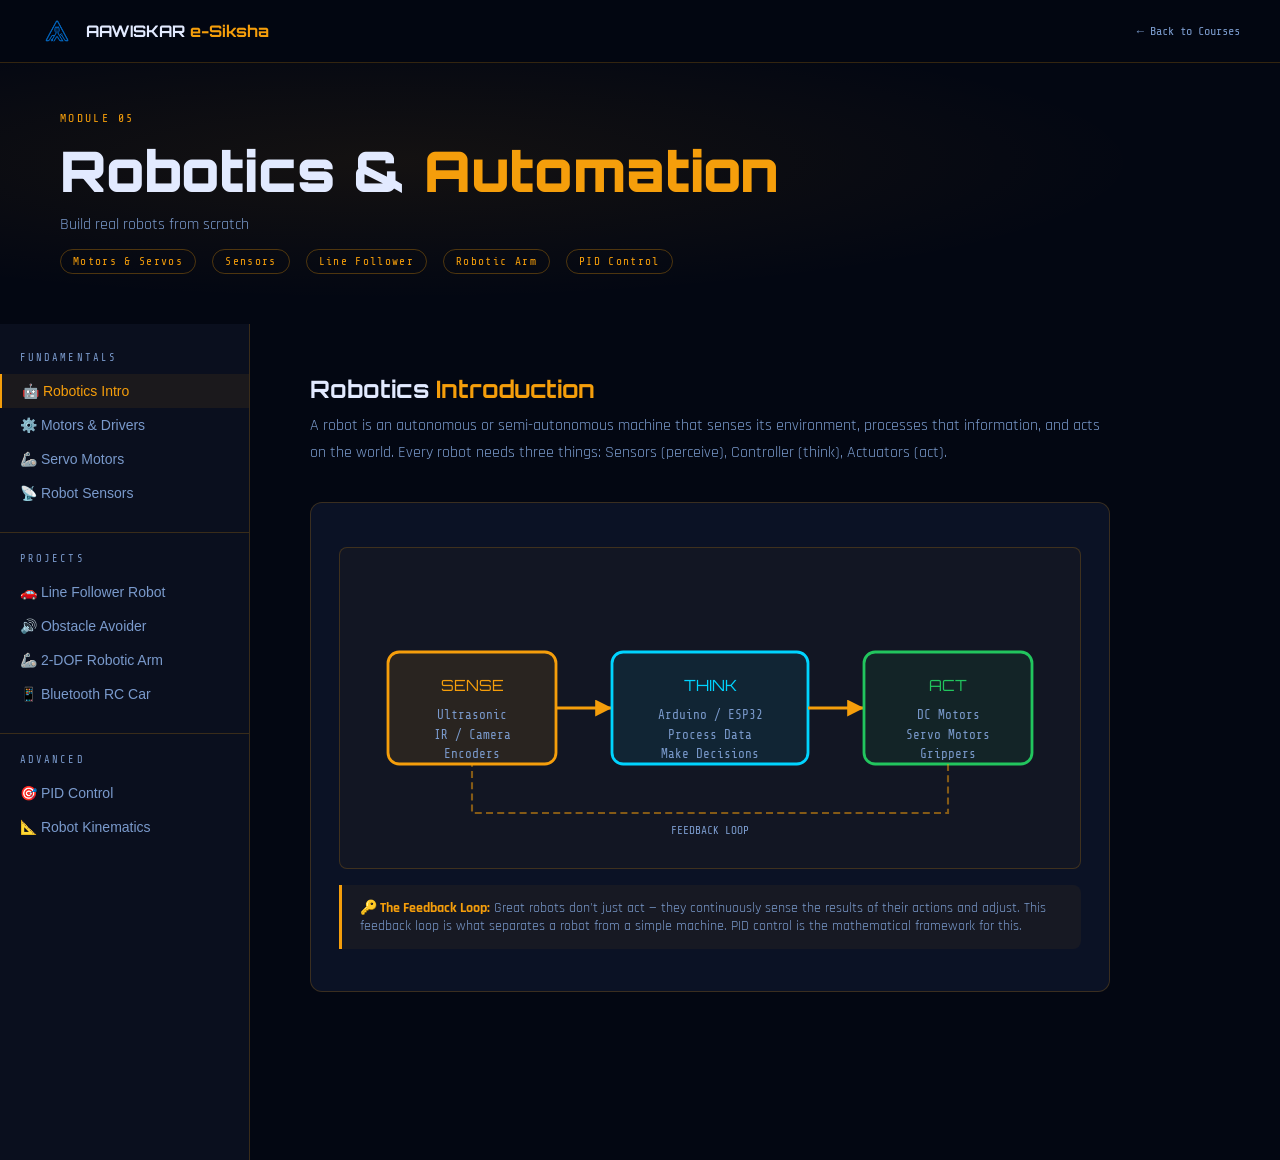
<file: robotics.html>
<!DOCTYPE html>
<html lang="en">
<head>
<meta charset="UTF-8">
<meta name="viewport" content="width=device-width, initial-scale=1.0">
<title>Robotics & Automation | Aawiskar e-Siksha</title>
<link rel="icon" href="favicon.png" type="image/png">
<link href="https://fonts.googleapis.com/css2?family=Orbitron:wght@400;700;900&family=Rajdhani:wght@300;400;500;600;700&family=Share+Tech+Mono&display=swap" rel="stylesheet">
<style>
  :root{--accent:#f59e0b;--dark:#030712;--dark2:#0a0f1e;--card-bg:rgba(13,21,41,0.9);--border:rgba(245,158,11,0.2);--text:#e2eaff;--text-dim:#7a9acc;}
  *{margin:0;padding:0;box-sizing:border-box;}
  body{background:var(--dark);color:var(--text);font-family:'Rajdhani',sans-serif;overflow-x:hidden;}
  nav{position:fixed;top:0;width:100%;z-index:500;padding:14px 40px;display:flex;align-items:center;justify-content:space-between;background:rgba(3,7,18,0.9);backdrop-filter:blur(20px);border-bottom:1px solid var(--border);}
  .nav-logo{display:flex;align-items:center;gap:12px;text-decoration:none;}
  .nav-logo img{width:34px;}.nav-brand{font-family:'Orbitron',monospace;font-size:1rem;font-weight:700;color:var(--text);}.nav-brand span{color:var(--accent);}
  .nav-back{font-family:'Share Tech Mono',monospace;font-size:0.75rem;color:var(--text-dim);text-decoration:none;transition:color 0.2s;}.nav-back:hover{color:var(--accent);}
  .course-hero{min-height:36vh;display:flex;align-items:flex-end;padding:110px 60px 50px;position:relative;overflow:hidden;}
  .hero-bg{position:absolute;inset:0;background:radial-gradient(ellipse at 30% 50%,rgba(245,158,11,0.07) 0%,transparent 60%);}
  .course-hero h1{font-family:'Orbitron',monospace;font-size:clamp(2rem,5vw,3.5rem);font-weight:900;position:relative;z-index:1;}
  .course-hero h1 span{color:var(--accent);}
  .hero-meta{display:flex;gap:16px;margin-top:14px;position:relative;z-index:1;flex-wrap:wrap;}
  .hero-tag{font-family:'Share Tech Mono',monospace;font-size:0.7rem;color:var(--accent);letter-spacing:0.12em;padding:5px 12px;border:1px solid rgba(245,158,11,0.3);border-radius:100px;}
  .course-body{display:grid;grid-template-columns:250px 1fr;}
  .sidebar{position:sticky;top:64px;height:calc(100vh - 64px);overflow-y:auto;background:var(--dark2);border-right:1px solid var(--border);padding:28px 0;}
  .sidebar-label{font-family:'Share Tech Mono',monospace;font-size:0.65rem;color:var(--text-dim);letter-spacing:0.2em;padding:0 20px;margin-bottom:10px;}
  .sidebar-group{margin-bottom:22px;}
  .sidebar-item{display:block;padding:9px 20px;color:var(--text-dim);font-size:0.875rem;font-weight:500;transition:all 0.2s;cursor:pointer;border:none;background:none;width:100%;text-align:left;}
  .sidebar-item:hover,.sidebar-item.active{color:var(--accent);background:rgba(245,158,11,0.07);border-left:2px solid var(--accent);}
  .content{padding:50px 60px;max-width:920px;}
  .content-section{display:none;}.content-section.active{display:block;}
  h2.section-title{font-family:'Orbitron',monospace;font-size:1.5rem;font-weight:700;margin-bottom:8px;}
  h2.section-title span{color:var(--accent);}
  .section-intro{color:var(--text-dim);font-size:1rem;line-height:1.7;margin-bottom:36px;}
  .lesson-card{background:var(--card-bg);border:1px solid var(--border);border-radius:12px;padding:28px;margin-bottom:24px;}
  .lesson-card h3{font-family:'Orbitron',monospace;font-size:0.85rem;color:var(--text-dim);letter-spacing:0.1em;margin-bottom:14px;}
  .code-block{background:#080d1a;border:1px solid rgba(245,158,11,0.2);border-radius:8px;padding:20px 24px;margin:14px 0;font-family:'Share Tech Mono',monospace;font-size:0.82rem;line-height:1.9;overflow-x:auto;}
  .kw{color:#ff79c6;}.fn{color:var(--accent);}.str{color:#50fa7b;}.cm{color:#4a6494;font-style:italic;}.num{color:#bd93f9;}
  .tip-box{padding:14px 18px;background:rgba(245,158,11,0.05);border-left:3px solid var(--accent);border-radius:0 8px 8px 0;font-size:0.875rem;color:var(--text-dim);margin:14px 0;}
  .tip-box strong{color:var(--accent);}
  .specs-grid{display:grid;grid-template-columns:repeat(3,1fr);gap:12px;margin-top:18px;}
  .spec{background:rgba(245,158,11,0.05);border:1px solid rgba(245,158,11,0.15);border-radius:8px;padding:12px;text-align:center;}
  .spec-val{font-family:'Orbitron',monospace;font-size:0.85rem;font-weight:700;color:var(--accent);}
  .spec-label{font-size:0.7rem;color:var(--text-dim);margin-top:3px;}
  .robot-vis{width:100%;background:rgba(245,158,11,0.03);border:1px solid var(--border);border-radius:8px;padding:20px;margin:16px 0;display:flex;justify-content:center;}
  .step-list{list-style:none;}
  .step-list li{display:flex;gap:14px;margin-bottom:14px;align-items:flex-start;}
  .step-n{width:26px;height:26px;border-radius:50%;background:rgba(245,158,11,0.12);border:1px solid rgba(245,158,11,0.3);display:flex;align-items:center;justify-content:center;font-family:'Orbitron',monospace;font-size:0.65rem;color:var(--accent);flex-shrink:0;}
  .step-list p{color:var(--text-dim);font-size:0.9rem;line-height:1.6;padding-top:3px;}
  ::-webkit-scrollbar{width:4px;}::-webkit-scrollbar-thumb{background:rgba(245,158,11,0.25);}
  @media(max-width:900px){.course-body{grid-template-columns:1fr}.sidebar{position:relative;height:auto}.content{padding:28px}.specs-grid{grid-template-columns:repeat(2,1fr)}}
</style>
</head>
<body>
<nav>
  <a class="nav-logo" href="index.html"><img src="favicon.png" alt=""><span class="nav-brand">AAWISKAR <span>e-Siksha</span></span></a>
  <a class="nav-back" href="index.html">← Back to Courses</a>
</nav>
<div class="course-hero">
  <div class="hero-bg"></div>
  <div style="position:relative;z-index:1">
    <div style="font-family:'Share Tech Mono',monospace;font-size:0.72rem;color:var(--accent);letter-spacing:0.2em;margin-bottom:10px;">MODULE 05</div>
    <h1>Robotics & <span>Automation</span></h1>
    <p style="color:var(--text-dim);margin-top:8px;">Build real robots from scratch</p>
    <div class="hero-meta">
      <span class="hero-tag">Motors & Servos</span><span class="hero-tag">Sensors</span><span class="hero-tag">Line Follower</span><span class="hero-tag">Robotic Arm</span><span class="hero-tag">PID Control</span>
    </div>
  </div>
</div>
<div class="course-body">
  <aside class="sidebar">
    <div class="sidebar-group">
      <div class="sidebar-label">FUNDAMENTALS</div>
      <button class="sidebar-item active" onclick="show('rob-intro',this)">🤖 Robotics Intro</button>
      <button class="sidebar-item" onclick="show('rob-motors',this)">⚙️ Motors & Drivers</button>
      <button class="sidebar-item" onclick="show('rob-servo',this)">🦾 Servo Motors</button>
      <button class="sidebar-item" onclick="show('rob-sensors',this)">📡 Robot Sensors</button>
    </div>
    <div class="sidebar-group" style="border-top:1px solid var(--border);padding-top:20px;">
      <div class="sidebar-label">PROJECTS</div>
      <button class="sidebar-item" onclick="show('proj-linef',this)">🚗 Line Follower Robot</button>
      <button class="sidebar-item" onclick="show('proj-obstacle',this)">🔊 Obstacle Avoider</button>
      <button class="sidebar-item" onclick="show('proj-arm',this)">🦾 2-DOF Robotic Arm</button>
      <button class="sidebar-item" onclick="show('proj-bt-car',this)">📱 Bluetooth RC Car</button>
    </div>
    <div class="sidebar-group" style="border-top:1px solid var(--border);padding-top:20px;">
      <div class="sidebar-label">ADVANCED</div>
      <button class="sidebar-item" onclick="show('pid',this)">🎯 PID Control</button>
      <button class="sidebar-item" onclick="show('kinematics',this)">📐 Robot Kinematics</button>
    </div>
  </aside>
  <main class="content">

    <div id="rob-intro" class="content-section active">
      <h2 class="section-title">Robotics <span>Introduction</span></h2>
      <p class="section-intro">A robot is an autonomous or semi-autonomous machine that senses its environment, processes that information, and acts on the world. Every robot needs three things: Sensors (perceive), Controller (think), Actuators (act).</p>
      <div class="lesson-card">
        <div class="robot-vis">
          <svg viewBox="0 0 500 200" width="100%" xmlns="http://www.w3.org/2000/svg">
            <!-- Sense -->
            <rect x="20" y="60" width="120" height="80" rx="8" fill="rgba(245,158,11,0.1)" stroke="#f59e0b" stroke-width="2"/>
            <text x="80" y="88" text-anchor="middle" fill="#f59e0b" font-size="11" font-family="Orbitron,monospace">SENSE</text>
            <text x="80" y="108" text-anchor="middle" fill="#7a9acc" font-size="9" font-family="Share Tech Mono,monospace">Ultrasonic</text>
            <text x="80" y="122" text-anchor="middle" fill="#7a9acc" font-size="9" font-family="Share Tech Mono,monospace">IR / Camera</text>
            <text x="80" y="136" text-anchor="middle" fill="#7a9acc" font-size="9" font-family="Share Tech Mono,monospace">Encoders</text>
            <!-- Arrow 1 -->
            <path d="M140 100 L180 100" stroke="#f59e0b" stroke-width="2" marker-end="url(#arrow)"/>
            <defs><marker id="arrow" markerWidth="8" markerHeight="8" refX="6" refY="3" orient="auto"><path d="M0 0 L6 3 L0 6 Z" fill="#f59e0b"/></marker></defs>
            <!-- Think -->
            <rect x="180" y="60" width="140" height="80" rx="8" fill="rgba(0,212,255,0.08)" stroke="#00d4ff" stroke-width="2"/>
            <text x="250" y="88" text-anchor="middle" fill="#00d4ff" font-size="11" font-family="Orbitron,monospace">THINK</text>
            <text x="250" y="108" text-anchor="middle" fill="#7a9acc" font-size="9" font-family="Share Tech Mono,monospace">Arduino / ESP32</text>
            <text x="250" y="122" text-anchor="middle" fill="#7a9acc" font-size="9" font-family="Share Tech Mono,monospace">Process Data</text>
            <text x="250" y="136" text-anchor="middle" fill="#7a9acc" font-size="9" font-family="Share Tech Mono,monospace">Make Decisions</text>
            <!-- Arrow 2 -->
            <path d="M320 100 L360 100" stroke="#f59e0b" stroke-width="2" marker-end="url(#arrow)"/>
            <!-- Act -->
            <rect x="360" y="60" width="120" height="80" rx="8" fill="rgba(34,197,94,0.08)" stroke="#22c55e" stroke-width="2"/>
            <text x="420" y="88" text-anchor="middle" fill="#22c55e" font-size="11" font-family="Orbitron,monospace">ACT</text>
            <text x="420" y="108" text-anchor="middle" fill="#7a9acc" font-size="9" font-family="Share Tech Mono,monospace">DC Motors</text>
            <text x="420" y="122" text-anchor="middle" fill="#7a9acc" font-size="9" font-family="Share Tech Mono,monospace">Servo Motors</text>
            <text x="420" y="136" text-anchor="middle" fill="#7a9acc" font-size="9" font-family="Share Tech Mono,monospace">Grippers</text>
            <!-- Feedback arrow -->
            <path d="M420 140 L420 175 L80 175 L80 140" stroke="#f59e0b" stroke-width="1.5" fill="none" stroke-dasharray="5,3" opacity="0.5"/>
            <text x="250" y="190" text-anchor="middle" fill="#7a9acc" font-size="8" font-family="Share Tech Mono,monospace">FEEDBACK LOOP</text>
          </svg>
        </div>
        <div class="tip-box"><strong>🔑 The Feedback Loop:</strong> Great robots don't just act — they continuously sense the results of their actions and adjust. This feedback loop is what separates a robot from a simple machine. PID control is the mathematical framework for this.</div>
      </div>
    </div>

    <div id="rob-motors" class="content-section">
      <h2 class="section-title">DC Motors & <span>Motor Drivers</span></h2>
      <p class="section-intro">DC motors are the workhorses of wheeled robots. They can't be controlled directly from Arduino pins — they need a motor driver IC like the L298N or L293D to handle the high current.</p>
      <div class="lesson-card">
        <h3>L298N MOTOR DRIVER — CONNECTIONS</h3>
        <div class="robot-vis">
          <svg viewBox="0 0 500 180" width="100%" xmlns="http://www.w3.org/2000/svg">
            <!-- L298N chip -->
            <rect x="160" y="40" width="180" height="100" rx="6" fill="rgba(245,158,11,0.08)" stroke="#f59e0b" stroke-width="2"/>
            <text x="250" y="80" text-anchor="middle" fill="#f59e0b" font-size="12" font-family="Orbitron,monospace">L298N</text>
            <text x="250" y="96" text-anchor="middle" fill="#7a9acc" font-size="9" font-family="Share Tech Mono,monospace">Motor Driver</text>
            <text x="250" y="112" text-anchor="middle" fill="#7a9acc" font-size="9" font-family="Share Tech Mono,monospace">2A per channel</text>
            <!-- Arduino inputs -->
            <text x="50" y="60" fill="#00d4ff" font-size="9" font-family="Share Tech Mono,monospace">Arduino</text>
            <line x1="80" y1="70" x2="160" y2="70" stroke="#00d4ff" stroke-width="1.5"/>
            <text x="85" y="67" fill="#00d4ff" font-size="8" font-family="Share Tech Mono,monospace">IN1 D8</text>
            <line x1="80" y1="85" x2="160" y2="85" stroke="#00d4ff" stroke-width="1.5"/>
            <text x="85" y="82" fill="#00d4ff" font-size="8" font-family="Share Tech Mono,monospace">IN2 D9</text>
            <line x1="80" y1="100" x2="160" y2="100" stroke="#00d4ff" stroke-width="1.5"/>
            <text x="85" y="97" fill="#00d4ff" font-size="8" font-family="Share Tech Mono,monospace">ENA ~</text>
            <!-- Motor outputs -->
            <line x1="340" y1="70" x2="420" y2="70" stroke="#22c55e" stroke-width="2"/>
            <text x="345" y="67" fill="#22c55e" font-size="8" font-family="Share Tech Mono,monospace">OUT1 → Motor+</text>
            <line x1="340" y1="100" x2="420" y2="100" stroke="#22c55e" stroke-width="2"/>
            <text x="345" y="97" fill="#22c55e" font-size="8" font-family="Share Tech Mono,monospace">OUT2 → Motor-</text>
            <!-- Power -->
            <line x1="250" y1="140" x2="250" y2="170" stroke="#ff6b35" stroke-width="2"/>
            <text x="210" y="167" fill="#ff6b35" font-size="8" font-family="Share Tech Mono,monospace">VCC: 7-12V Battery</text>
          </svg>
        </div>
        <div class="code-block">
<span class="cm">// L298N Motor Control</span>
<span class="kw">#define</span> IN1 8
<span class="kw">#define</span> IN2 9
<span class="kw">#define</span> ENA 10  <span class="cm">// PWM pin for speed</span>

<span class="kw">void</span> <span class="fn">motorForward</span>(<span class="kw">int</span> speed) {
  <span class="fn">analogWrite</span>(ENA, speed);   <span class="cm">// 0-255</span>
  <span class="fn">digitalWrite</span>(IN1, HIGH);
  <span class="fn">digitalWrite</span>(IN2, LOW);
}
<span class="kw">void</span> <span class="fn">motorBackward</span>(<span class="kw">int</span> speed) {
  <span class="fn">analogWrite</span>(ENA, speed);
  <span class="fn">digitalWrite</span>(IN1, LOW);
  <span class="fn">digitalWrite</span>(IN2, HIGH);
}
<span class="kw">void</span> <span class="fn">motorStop</span>() {
  <span class="fn">analogWrite</span>(ENA, <span class="num">0</span>);
}
<span class="kw">void</span> <span class="fn">setup</span>() {
  <span class="fn">pinMode</span>(IN1,OUTPUT); <span class="fn">pinMode</span>(IN2,OUTPUT); <span class="fn">pinMode</span>(ENA,OUTPUT);
}
<span class="kw">void</span> <span class="fn">loop</span>() {
  <span class="fn">motorForward</span>(<span class="num">200</span>);  <span class="fn">delay</span>(<span class="num">2000</span>);
  <span class="fn">motorStop</span>();        <span class="fn">delay</span>(<span class="num">500</span>);
  <span class="fn">motorBackward</span>(<span class="num">150</span>); <span class="fn">delay</span>(<span class="num">2000</span>);
  <span class="fn">motorStop</span>();        <span class="fn">delay</span>(<span class="num">500</span>);
}
        </div>
      </div>
    </div>

    <div id="rob-servo" class="content-section">
      <h2 class="section-title">Servo <span>Motors</span></h2>
      <p class="section-intro">Servo motors rotate to a precise angle (0°–180°) on command — perfect for robotic arms, grippers, steering mechanisms, and pan-tilt camera mounts.</p>
      <div class="lesson-card">
        <div class="specs-grid">
          <div class="spec"><div class="spec-val">0° – 180°</div><div class="spec-label">Rotation Range</div></div>
          <div class="spec"><div class="spec-val">3 Wires</div><div class="spec-label">VCC · GND · Signal</div></div>
          <div class="spec"><div class="spec-val">PWM</div><div class="spec-label">Control Method</div></div>
        </div>
        <div class="code-block" style="margin-top:20px">
<span class="cm">// Servo control with Arduino's Servo library</span>
<span class="kw">#include</span> &lt;<span class="str">Servo.h</span>&gt;

<span class="fn">Servo</span> myServo;

<span class="kw">void</span> <span class="fn">setup</span>() {
  myServo.<span class="fn">attach</span>(<span class="num">9</span>);  <span class="cm">// Signal wire to pin 9</span>
}

<span class="kw">void</span> <span class="fn">loop</span>() {
  <span class="cm">// Sweep 0° to 180°</span>
  <span class="kw">for</span> (<span class="kw">int</span> angle = <span class="num">0</span>; angle &lt;= <span class="num">180</span>; angle += <span class="num">5</span>) {
    myServo.<span class="fn">write</span>(angle);
    <span class="fn">delay</span>(<span class="num">15</span>);
  }
  <span class="cm">// Return to 0°</span>
  <span class="kw">for</span> (<span class="kw">int</span> angle = <span class="num">180</span>; angle >= <span class="num">0</span>; angle -= <span class="num">5</span>) {
    myServo.<span class="fn">write</span>(angle);
    <span class="fn">delay</span>(<span class="num">15</span>);
  }
}

<span class="cm">// Control via potentiometer (joystick-like)</span>
<span class="kw">void</span> <span class="fn">loop</span>() {
  <span class="kw">int</span> pot = <span class="fn">analogRead</span>(A0);                 <span class="cm">// 0-1023</span>
  <span class="kw">int</span> angle = <span class="fn">map</span>(pot, <span class="num">0</span>, <span class="num">1023</span>, <span class="num">0</span>, <span class="num">180</span>);  <span class="cm">// scale to degrees</span>
  myServo.<span class="fn">write</span>(angle);
}
        </div>
        <div class="tip-box"><strong>🔌 Wiring:</strong> Servo wires are color-coded: Red = 5V, Brown/Black = GND, Orange/Yellow/White = Signal. For multiple servos, use an external 5V supply for VCC — Arduino's 5V pin can only supply ~500mA total.</div>
      </div>
    </div>

    <div id="rob-sensors" class="content-section">
      <h2 class="section-title">Robot <span>Sensors</span></h2>
      <p class="section-intro">Sensors are the robot's eyes and ears. Each sensor type is suited to different tasks — choosing the right sensor is half the battle.</p>
      <div class="lesson-card">
        <h3>ULTRASONIC SENSOR (HC-SR04) — DISTANCE</h3>
        <div class="code-block">
<span class="cm">// HC-SR04: measures distance 2cm to 400cm</span>
<span class="kw">#define</span> TRIG 7
<span class="kw">#define</span> ECHO 6

<span class="kw">long</span> <span class="fn">getDistance</span>() {
  <span class="fn">digitalWrite</span>(TRIG, LOW);  <span class="fn">delayMicroseconds</span>(<span class="num">2</span>);
  <span class="fn">digitalWrite</span>(TRIG, HIGH); <span class="fn">delayMicroseconds</span>(<span class="num">10</span>);
  <span class="fn">digitalWrite</span>(TRIG, LOW);
  
  <span class="kw">long</span> duration = <span class="fn">pulseIn</span>(ECHO, HIGH);
  <span class="kw">return</span> duration * <span class="num">0.034</span> / <span class="num">2</span>; <span class="cm">// cm</span>
}

<span class="kw">void</span> <span class="fn">setup</span>() {
  <span class="fn">Serial</span>.<span class="fn">begin</span>(<span class="num">9600</span>);
  <span class="fn">pinMode</span>(TRIG, OUTPUT); <span class="fn">pinMode</span>(ECHO, INPUT);
}
<span class="kw">void</span> <span class="fn">loop</span>() {
  <span class="fn">Serial</span>.<span class="fn">print</span>(<span class="str">"Distance: "</span>);
  <span class="fn">Serial</span>.<span class="fn">print</span>(<span class="fn">getDistance</span>());
  <span class="fn">Serial</span>.<span class="fn">println</span>(<span class="str">" cm"</span>);
  <span class="fn">delay</span>(<span class="num">200</span>);
}
        </div>
        <h3 style="margin-top:18px">IR SENSOR — LINE DETECTION</h3>
        <div class="code-block">
<span class="cm">// IR sensor: detects black/white surface
// Output: LOW when detects black line, HIGH on white</span>
<span class="kw">#define</span> IR_LEFT  4
<span class="kw">#define</span> IR_RIGHT 5

<span class="kw">void</span> <span class="fn">setup</span>() {
  <span class="fn">pinMode</span>(IR_LEFT, INPUT); <span class="fn">pinMode</span>(IR_RIGHT, INPUT);
}
<span class="kw">void</span> <span class="fn">loop</span>() {
  <span class="kw">bool</span> left  = !<span class="fn">digitalRead</span>(IR_LEFT);   <span class="cm">// true = on line</span>
  <span class="kw">bool</span> right = !<span class="fn">digitalRead</span>(IR_RIGHT);
  
  <span class="kw">if</span> (left && right)   <span class="fn">goForward</span>();
  <span class="kw">else if</span> (left)       <span class="fn">turnLeft</span>();
  <span class="kw">else if</span> (right)      <span class="fn">turnRight</span>();
  <span class="kw">else</span>                 <span class="fn">motorStop</span>();
}
        </div>
      </div>
    </div>

    <div id="proj-linef" class="content-section">
      <h2 class="section-title">🚗 Line Follower <span>Robot</span></h2>
      <p class="section-intro">The classic beginner robot! Uses IR sensors to detect a black line on white paper and follows it autonomously. A rite of passage for every robotics student.</p>
      <div class="lesson-card">
        <h3>COMPONENTS NEEDED</h3>
        <div style="display:flex;flex-wrap:wrap;gap:8px;margin-bottom:20px">
          <span style="font-family:'Share Tech Mono',monospace;font-size:0.68rem;color:var(--text-dim);border:1px solid var(--border);border-radius:4px;padding:4px 10px;">Arduino Uno</span>
          <span style="font-family:'Share Tech Mono',monospace;font-size:0.68rem;color:var(--text-dim);border:1px solid var(--border);border-radius:4px;padding:4px 10px;">L298N Motor Driver</span>
          <span style="font-family:'Share Tech Mono',monospace;font-size:0.68rem;color:var(--text-dim);border:1px solid var(--border);border-radius:4px;padding:4px 10px;">2x DC Motors + Wheels</span>
          <span style="font-family:'Share Tech Mono',monospace;font-size:0.68rem;color:var(--text-dim);border:1px solid var(--border);border-radius:4px;padding:4px 10px;">2x IR Sensor Modules</span>
          <span style="font-family:'Share Tech Mono',monospace;font-size:0.68rem;color:var(--text-dim);border:1px solid var(--border);border-radius:4px;padding:4px 10px;">Chassis + Caster wheel</span>
          <span style="font-family:'Share Tech Mono',monospace;font-size:0.68rem;color:var(--text-dim);border:1px solid var(--border);border-radius:4px;padding:4px 10px;">7.4V LiPo Battery</span>
        </div>
        <ul class="step-list">
          <li><div class="step-n">1</div><p>Mount two DC motors onto the chassis. Attach wheels. Add a caster ball at the front for balance.</p></li>
          <li><div class="step-n">2</div><p>Mount two IR sensor modules at the front bottom of the chassis, spaced about 3cm apart, facing down.</p></li>
          <li><div class="step-n">3</div><p>Connect motors to L298N OUT1/OUT2 and OUT3/OUT4. Connect L298N control pins to Arduino D8,D9,D10 and D5,D6,D7.</p></li>
          <li><div class="step-n">4</div><p>Connect IR sensor OUT pins to Arduino D4 (left) and D5 (right). VCC=5V, GND=GND.</p></li>
          <li><div class="step-n">5</div><p>Upload the code, place robot on a black-tape track, and watch it follow the line!</p></li>
        </ul>
        <div class="tip-box"><strong>⚡ Track Tips:</strong> Use black electrical tape on white cardboard. Make curves gradual (radius &gt;10cm). Adjust IR sensor height to 5–8mm above surface. Calibrate sensitivity with the onboard potentiometer on the IR module.</div>
      </div>
    </div>

    <div id="proj-obstacle" class="content-section">
      <h2 class="section-title">🔊 Obstacle Avoider <span>Robot</span></h2>
      <p class="section-intro">A robot that navigates autonomously using an ultrasonic sensor — it detects walls and objects, then chooses the clearest path forward.</p>
      <div class="lesson-card">
        <div class="code-block">
<span class="cm">// Obstacle Avoiding Robot - Core Logic</span>
<span class="kw">#include</span> &lt;<span class="str">Servo.h</span>&gt;
<span class="fn">Servo</span> scanServo; <span class="cm">// servo rotates ultrasonic sensor</span>

<span class="kw">int</span> <span class="fn">scan</span>(<span class="kw">int</span> angle) {
  scanServo.<span class="fn">write</span>(angle);
  <span class="fn">delay</span>(<span class="num">300</span>);
  <span class="kw">return</span> <span class="fn">getDistance</span>();
}

<span class="kw">void</span> <span class="fn">loop</span>() {
  <span class="kw">int</span> frontDist = <span class="fn">getDistance</span>();
  
  <span class="kw">if</span> (frontDist > <span class="num">25</span>) {
    <span class="fn">goForward</span>();
  } <span class="kw">else</span> {
    <span class="fn">motorStop</span>();
    <span class="fn">delay</span>(<span class="num">300</span>);
    
    <span class="cm">// Scan left and right</span>
    <span class="kw">int</span> leftDist  = <span class="fn">scan</span>(<span class="num">150</span>);
    <span class="kw">int</span> rightDist = <span class="fn">scan</span>(<span class="num">30</span>);
    scanServo.<span class="fn">write</span>(<span class="num">90</span>); <span class="cm">// center</span>
    
    <span class="kw">if</span> (leftDist > rightDist) {
      <span class="fn">turnLeft</span>(); <span class="fn">delay</span>(<span class="num">400</span>);
    } <span class="kw">else</span> {
      <span class="fn">turnRight</span>(); <span class="fn">delay</span>(<span class="num">400</span>);
    }
    <span class="fn">motorStop</span>();
  }
}
        </div>
      </div>
    </div>

    <div id="proj-arm" class="content-section">
      <h2 class="section-title">🦾 2-DOF <span>Robotic Arm</span></h2>
      <p class="section-intro">Build a 2-axis robotic arm with two servo motors. Control it with two potentiometers — one for each joint angle. Then upgrade to serial commands!</p>
      <div class="lesson-card">
        <div class="code-block">
<span class="cm">// 2-DOF Arm: base rotation + shoulder joint</span>
<span class="kw">#include</span> &lt;<span class="str">Servo.h</span>&gt;

<span class="fn">Servo</span> baseServo;      <span class="cm">// pin 9 — rotates base</span>
<span class="fn">Servo</span> shoulderServo;  <span class="cm">// pin 10 — raises/lowers arm</span>

<span class="kw">void</span> <span class="fn">setup</span>() {
  baseServo.<span class="fn">attach</span>(<span class="num">9</span>);
  shoulderServo.<span class="fn">attach</span>(<span class="num">10</span>);
  <span class="fn">Serial</span>.<span class="fn">begin</span>(<span class="num">9600</span>);
}

<span class="kw">void</span> <span class="fn">loop</span>() {
  <span class="cm">// Control with potentiometers</span>
  <span class="kw">int</span> baseAngle     = <span class="fn">map</span>(<span class="fn">analogRead</span>(A0), <span class="num">0</span>, <span class="num">1023</span>, <span class="num">0</span>, <span class="num">180</span>);
  <span class="kw">int</span> shoulderAngle = <span class="fn">map</span>(<span class="fn">analogRead</span>(A1), <span class="num">0</span>, <span class="num">1023</span>, <span class="num">0</span>, <span class="num">120</span>);
  
  baseServo.<span class="fn">write</span>(baseAngle);
  shoulderServo.<span class="fn">write</span>(shoulderAngle);
  
  <span class="fn">Serial</span>.<span class="fn">printf</span>(<span class="str">"Base: %d° | Shoulder: %d°\n"</span>, baseAngle, shoulderAngle);
  <span class="fn">delay</span>(<span class="num">50</span>);
}
        </div>
        <div class="tip-box"><strong>🔩 Building the Arm:</strong> Use servo horns screwed to wooden/acrylic pieces. Hobby servos like MG90S (metal gear) handle small loads well. For a gripper, add a third servo at the end (wrist). Design in Tinkercad and 3D print for a professional look!</div>
      </div>
    </div>

    <div id="proj-bt-car" class="content-section">
      <h2 class="section-title">📱 Bluetooth <span>RC Car</span></h2>
      <p class="section-intro">Control a 4-wheel robot car from your phone via Bluetooth! Use the HC-05 module and the "Arduino Bluetooth Controller" app.</p>
      <div class="lesson-card">
        <div class="code-block">
<span class="cm">// Bluetooth RC Car — HC-05 on pins 0,1 (Serial)</span>
<span class="kw">void</span> <span class="fn">setup</span>() {
  <span class="fn">Serial</span>.<span class="fn">begin</span>(<span class="num">9600</span>);
  <span class="cm">// Motor pin setup...</span>
}
<span class="kw">void</span> <span class="fn">loop</span>() {
  <span class="kw">if</span> (<span class="fn">Serial</span>.<span class="fn">available</span>()) {
    <span class="kw">char</span> cmd = <span class="fn">Serial</span>.<span class="fn">read</span>();
    <span class="kw">switch</span> (cmd) {
      <span class="kw">case</span> <span class="str">'F'</span>: <span class="fn">goForward</span>();  <span class="kw">break</span>;
      <span class="kw">case</span> <span class="str">'B'</span>: <span class="fn">goBackward</span>(); <span class="kw">break</span>;
      <span class="kw">case</span> <span class="str">'L'</span>: <span class="fn">turnLeft</span>();   <span class="kw">break</span>;
      <span class="kw">case</span> <span class="str">'R'</span>: <span class="fn">turnRight</span>();  <span class="kw">break</span>;
      <span class="kw">case</span> <span class="str">'S'</span>: <span class="fn">motorStop</span>();  <span class="kw">break</span>;
      <span class="kw">default</span>:  <span class="fn">motorStop</span>();
    }
  }
}
        </div>
        <div class="tip-box"><strong>📱 App Setup:</strong> Download "Bluetooth RC Controller" or "Arduino Bluetooth Control" from Play Store. Connect to HC-05 (password: 1234). Map buttons to send F/B/L/R/S characters — the car responds instantly!</div>
      </div>
    </div>

    <div id="pid" class="content-section">
      <h2 class="section-title">PID <span>Control</span></h2>
      <p class="section-intro">PID (Proportional-Integral-Derivative) is the most widely used feedback control algorithm in engineering. It corrects errors automatically — used in everything from drones to industrial ovens.</p>
      <div class="lesson-card">
        <h3>THE THREE TERMS EXPLAINED</h3>
        <div class="robot-vis">
          <svg viewBox="0 0 500 140" width="100%" xmlns="http://www.w3.org/2000/svg">
            <rect x="20" y="20" width="140" height="100" rx="6" fill="rgba(245,158,11,0.08)" stroke="#f59e0b" stroke-width="1.5"/>
            <text x="90" y="48" text-anchor="middle" fill="#f59e0b" font-size="13" font-family="Orbitron,monospace">P</text>
            <text x="90" y="65" text-anchor="middle" fill="#7a9acc" font-size="8" font-family="Share Tech Mono,monospace">Proportional</text>
            <text x="90" y="82" text-anchor="middle" fill="#7a9acc" font-size="8" font-family="Share Tech Mono,monospace">Kp × error</text>
            <text x="90" y="100" text-anchor="middle" fill="#e2eaff" font-size="8" font-family="Share Tech Mono,monospace">React NOW to error</text>
            <text x="90" y="114" text-anchor="middle" fill="#e2eaff" font-size="8" font-family="Share Tech Mono,monospace">Bigger Kp = faster</text>
            <rect x="180" y="20" width="140" height="100" rx="6" fill="rgba(0,212,255,0.05)" stroke="#00d4ff" stroke-width="1.5"/>
            <text x="250" y="48" text-anchor="middle" fill="#00d4ff" font-size="13" font-family="Orbitron,monospace">I</text>
            <text x="250" y="65" text-anchor="middle" fill="#7a9acc" font-size="8" font-family="Share Tech Mono,monospace">Integral</text>
            <text x="250" y="82" text-anchor="middle" fill="#7a9acc" font-size="8" font-family="Share Tech Mono,monospace">Ki × Σerror</text>
            <text x="250" y="100" text-anchor="middle" fill="#e2eaff" font-size="8" font-family="Share Tech Mono,monospace">Fix steady-state</text>
            <text x="250" y="114" text-anchor="middle" fill="#e2eaff" font-size="8" font-family="Share Tech Mono,monospace">drift over time</text>
            <rect x="340" y="20" width="140" height="100" rx="6" fill="rgba(168,85,247,0.05)" stroke="#a855f7" stroke-width="1.5"/>
            <text x="410" y="48" text-anchor="middle" fill="#a855f7" font-size="13" font-family="Orbitron,monospace">D</text>
            <text x="410" y="65" text-anchor="middle" fill="#7a9acc" font-size="8" font-family="Share Tech Mono,monospace">Derivative</text>
            <text x="410" y="82" text-anchor="middle" fill="#7a9acc" font-size="8" font-family="Share Tech Mono,monospace">Kd × Δerror</text>
            <text x="410" y="100" text-anchor="middle" fill="#e2eaff" font-size="8" font-family="Share Tech Mono,monospace">Predict &amp; dampen</text>
            <text x="410" y="114" text-anchor="middle" fill="#e2eaff" font-size="8" font-family="Share Tech Mono,monospace">overshoot</text>
          </svg>
        </div>
        <div class="code-block">
<span class="cm">// PID for Line Following Robot</span>
<span class="kw">float</span> Kp=<span class="num">25</span>, Ki=<span class="num">0.1</span>, Kd=<span class="num">15</span>;
<span class="kw">float</span> lastError=<span class="num">0</span>, integral=<span class="num">0</span>;

<span class="kw">void</span> <span class="fn">loop</span>() {
  <span class="kw">int</span> leftVal  = <span class="fn">analogRead</span>(A0); <span class="cm">// left IR sensor</span>
  <span class="kw">int</span> rightVal = <span class="fn">analogRead</span>(A1); <span class="cm">// right IR sensor</span>
  
  <span class="kw">float</span> error = leftVal - rightVal; <span class="cm">// 0 = on track</span>
  integral += error;
  <span class="kw">float</span> derivative = error - lastError;
  
  <span class="kw">float</span> correction = Kp*error + Ki*integral + Kd*derivative;
  lastError = error;
  
  <span class="kw">int</span> leftSpeed  = <span class="fn">constrain</span>(<span class="num">200</span> - correction, <span class="num">0</span>, <span class="num">255</span>);
  <span class="kw">int</span> rightSpeed = <span class="fn">constrain</span>(<span class="num">200</span> + correction, <span class="num">0</span>, <span class="num">255</span>);
  <span class="cm">// Write speeds to motors...</span>
}
        </div>
      </div>
    </div>

    <div id="kinematics" class="content-section">
      <h2 class="section-title">Robot <span>Kinematics</span></h2>
      <p class="section-intro">Kinematics is the mathematics of robot motion — how joint angles relate to the position of the robot's end-effector (hand/gripper). Essential for robotic arm programming.</p>
      <div class="lesson-card">
        <h3>FORWARD KINEMATICS — 2-LINK PLANAR ARM</h3>
        <div class="code-block">
<span class="cm">// Given joint angles → find end-effector position
// For a 2-link arm with link lengths L1, L2:</span>
<span class="kw">#include</span> &lt;<span class="str">math.h</span>&gt;

<span class="kw">float</span> L1 = <span class="num">15.0</span>; <span class="cm">// cm, upper arm length</span>
<span class="kw">float</span> L2 = <span class="num">12.0</span>; <span class="cm">// cm, forearm length</span>

<span class="kw">void</span> <span class="fn">forwardKinematics</span>(<span class="kw">float</span> theta1, <span class="kw">float</span> theta2) {
  <span class="cm">// Convert degrees to radians</span>
  <span class="kw">float</span> t1 = theta1 * PI / <span class="num">180.0</span>;
  <span class="kw">float</span> t2 = theta2 * PI / <span class="num">180.0</span>;
  
  <span class="cm">// End-effector position</span>
  <span class="kw">float</span> x = L1 * <span class="fn">cos</span>(t1) + L2 * <span class="fn">cos</span>(t1 + t2);
  <span class="kw">float</span> y = L1 * <span class="fn">sin</span>(t1) + L2 * <span class="fn">sin</span>(t1 + t2);
  
  <span class="fn">Serial</span>.<span class="fn">print</span>(<span class="str">"X: "</span>); <span class="fn">Serial</span>.<span class="fn">print</span>(x);
  <span class="fn">Serial</span>.<span class="fn">print</span>(<span class="str">" cm | Y: "</span>); <span class="fn">Serial</span>.<span class="fn">println</span>(y);
}
        </div>
      </div>
    </div>

  </main>
</div>
<script>
function show(id,btn){
  document.querySelectorAll('.content-section').forEach(s=>s.classList.remove('active'));
  document.querySelectorAll('.sidebar-item').forEach(b=>b.classList.remove('active'));
  document.getElementById(id).classList.add('active');
  btn.classList.add('active');
}
</script>
</body>
</html>
</file>
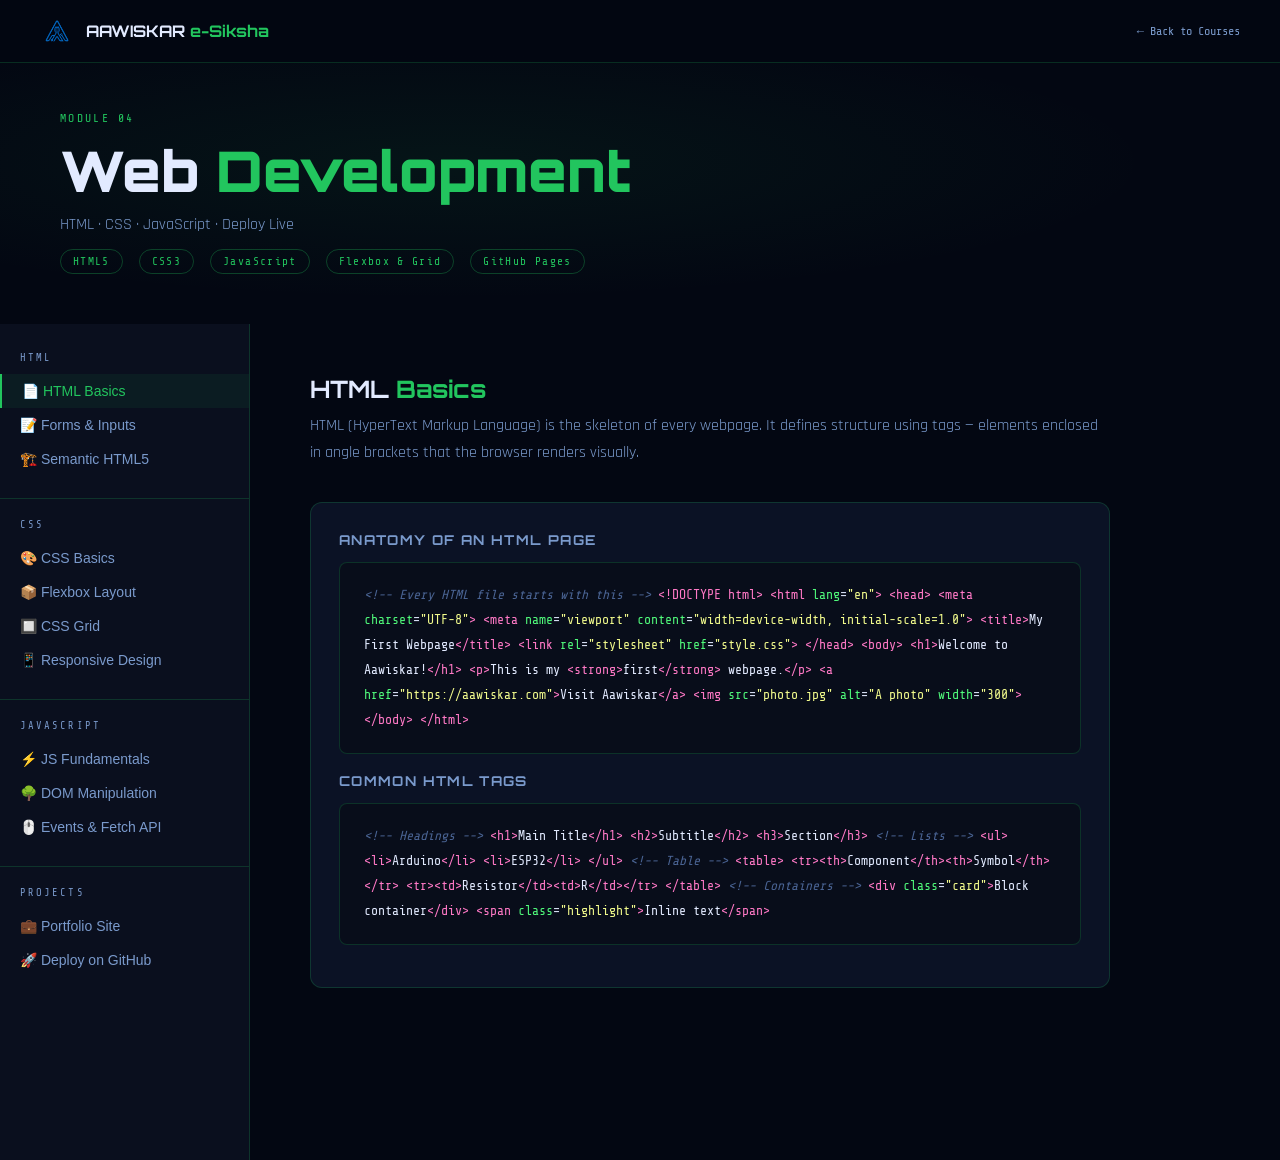
<file: web-development.html>
<!DOCTYPE html>
<html lang="en">
<head>
<meta charset="UTF-8">
<meta name="viewport" content="width=device-width, initial-scale=1.0">
<title>Web Development | Aawiskar e-Siksha</title>
<link rel="icon" href="favicon.png" type="image/png">
<link href="https://fonts.googleapis.com/css2?family=Orbitron:wght@400;700;900&family=Rajdhani:wght@300;400;500;600;700&family=Share+Tech+Mono&display=swap" rel="stylesheet">
<style>
  :root{--accent:#22c55e;--dark:#030712;--dark2:#0a0f1e;--card-bg:rgba(13,21,41,0.9);--border:rgba(34,197,94,0.2);--text:#e2eaff;--text-dim:#7a9acc;}
  *{margin:0;padding:0;box-sizing:border-box;}
  body{background:var(--dark);color:var(--text);font-family:'Rajdhani',sans-serif;overflow-x:hidden;}
  nav{position:fixed;top:0;width:100%;z-index:500;padding:14px 40px;display:flex;align-items:center;justify-content:space-between;background:rgba(3,7,18,0.9);backdrop-filter:blur(20px);border-bottom:1px solid var(--border);}
  .nav-logo{display:flex;align-items:center;gap:12px;text-decoration:none;}.nav-logo img{width:34px;}
  .nav-brand{font-family:'Orbitron',monospace;font-size:1rem;font-weight:700;color:var(--text);}.nav-brand span{color:var(--accent);}
  .nav-back{font-family:'Share Tech Mono',monospace;font-size:0.75rem;color:var(--text-dim);text-decoration:none;transition:color 0.2s;}.nav-back:hover{color:var(--accent);}
  .course-hero{min-height:36vh;display:flex;align-items:flex-end;padding:110px 60px 50px;position:relative;overflow:hidden;}
  .hero-bg{position:absolute;inset:0;background:radial-gradient(ellipse at 35% 50%,rgba(34,197,94,0.07) 0%,transparent 60%);}
  .course-hero h1{font-family:'Orbitron',monospace;font-size:clamp(2rem,5vw,3.5rem);font-weight:900;position:relative;z-index:1;}
  .course-hero h1 span{color:var(--accent);}
  .hero-meta{display:flex;gap:16px;margin-top:14px;position:relative;z-index:1;flex-wrap:wrap;}
  .hero-tag{font-family:'Share Tech Mono',monospace;font-size:0.7rem;color:var(--accent);letter-spacing:0.12em;padding:5px 12px;border:1px solid rgba(34,197,94,0.3);border-radius:100px;}
  .course-body{display:grid;grid-template-columns:250px 1fr;}
  .sidebar{position:sticky;top:64px;height:calc(100vh - 64px);overflow-y:auto;background:var(--dark2);border-right:1px solid var(--border);padding:28px 0;}
  .sidebar-label{font-family:'Share Tech Mono',monospace;font-size:0.65rem;color:var(--text-dim);letter-spacing:0.2em;padding:0 20px;margin-bottom:10px;}
  .sidebar-group{margin-bottom:22px;}
  .sidebar-item{display:block;padding:9px 20px;color:var(--text-dim);font-size:0.875rem;font-weight:500;transition:all 0.2s;cursor:pointer;border:none;background:none;width:100%;text-align:left;}
  .sidebar-item:hover,.sidebar-item.active{color:var(--accent);background:rgba(34,197,94,0.07);border-left:2px solid var(--accent);}
  .content{padding:50px 60px;max-width:920px;}.content-section{display:none;}.content-section.active{display:block;}
  h2.section-title{font-family:'Orbitron',monospace;font-size:1.5rem;font-weight:700;margin-bottom:8px;}
  h2.section-title span{color:var(--accent);}
  .section-intro{color:var(--text-dim);font-size:1rem;line-height:1.7;margin-bottom:36px;}
  .lesson-card{background:var(--card-bg);border:1px solid var(--border);border-radius:12px;padding:28px;margin-bottom:24px;}
  .lesson-card h3{font-family:'Orbitron',monospace;font-size:0.85rem;color:var(--text-dim);letter-spacing:0.1em;margin-bottom:14px;}
  .code-block{background:#080d1a;border:1px solid rgba(34,197,94,0.2);border-radius:8px;padding:20px 24px;margin:14px 0;font-family:'Share Tech Mono',monospace;font-size:0.82rem;line-height:1.9;overflow-x:auto;}
  .ht{color:#ff79c6;}.at{color:#50fa7b;}.vl{color:#f1fa8c;}.cm{color:#4a6494;font-style:italic;}.sl{color:var(--accent);}.pr{color:#8be9fd;}
  .tip-box{padding:14px 18px;background:rgba(34,197,94,0.05);border-left:3px solid var(--accent);border-radius:0 8px 8px 0;font-size:0.875rem;color:var(--text-dim);margin:14px 0;}
  .tip-box strong{color:var(--accent);}
  .step-list{list-style:none;}
  .step-list li{display:flex;gap:14px;margin-bottom:14px;align-items:flex-start;}
  .step-n{width:26px;height:26px;border-radius:50%;background:rgba(34,197,94,0.12);border:1px solid rgba(34,197,94,0.3);display:flex;align-items:center;justify-content:center;font-family:'Orbitron',monospace;font-size:0.65rem;color:var(--accent);flex-shrink:0;}
  .step-list p{color:var(--text-dim);font-size:0.9rem;line-height:1.6;padding-top:3px;}
  ::-webkit-scrollbar{width:4px;}::-webkit-scrollbar-thumb{background:rgba(34,197,94,0.25);}
  @media(max-width:900px){.course-body{grid-template-columns:1fr}.sidebar{position:relative;height:auto}.content{padding:28px}}
</style>
</head>
<body>
<nav>
  <a class="nav-logo" href="index.html"><img src="favicon.png" alt=""><span class="nav-brand">AAWISKAR <span>e-Siksha</span></span></a>
  <a class="nav-back" href="index.html">← Back to Courses</a>
</nav>
<div class="course-hero">
  <div class="hero-bg"></div>
  <div style="position:relative;z-index:1">
    <div style="font-family:'Share Tech Mono',monospace;font-size:0.72rem;color:var(--accent);letter-spacing:0.2em;margin-bottom:10px;">MODULE 04</div>
    <h1>Web <span>Development</span></h1>
    <p style="color:var(--text-dim);margin-top:8px;">HTML · CSS · JavaScript · Deploy Live</p>
    <div class="hero-meta">
      <span class="hero-tag">HTML5</span><span class="hero-tag">CSS3</span><span class="hero-tag">JavaScript</span><span class="hero-tag">Flexbox &amp; Grid</span><span class="hero-tag">GitHub Pages</span>
    </div>
  </div>
</div>
<div class="course-body">
  <aside class="sidebar">
    <div class="sidebar-group">
      <div class="sidebar-label">HTML</div>
      <button class="sidebar-item active" onclick="show('html-intro',this)">📄 HTML Basics</button>
      <button class="sidebar-item" onclick="show('html-forms',this)">📝 Forms &amp; Inputs</button>
      <button class="sidebar-item" onclick="show('html-semantic',this)">🏗️ Semantic HTML5</button>
    </div>
    <div class="sidebar-group" style="border-top:1px solid var(--border);padding-top:20px;">
      <div class="sidebar-label">CSS</div>
      <button class="sidebar-item" onclick="show('css-basics',this)">🎨 CSS Basics</button>
      <button class="sidebar-item" onclick="show('css-flexbox',this)">📦 Flexbox Layout</button>
      <button class="sidebar-item" onclick="show('css-grid',this)">🔲 CSS Grid</button>
      <button class="sidebar-item" onclick="show('css-responsive',this)">📱 Responsive Design</button>
    </div>
    <div class="sidebar-group" style="border-top:1px solid var(--border);padding-top:20px;">
      <div class="sidebar-label">JAVASCRIPT</div>
      <button class="sidebar-item" onclick="show('js-basics',this)">⚡ JS Fundamentals</button>
      <button class="sidebar-item" onclick="show('js-dom',this)">🌳 DOM Manipulation</button>
      <button class="sidebar-item" onclick="show('js-events',this)">🖱️ Events &amp; Fetch API</button>
    </div>
    <div class="sidebar-group" style="border-top:1px solid var(--border);padding-top:20px;">
      <div class="sidebar-label">PROJECTS</div>
      <button class="sidebar-item" onclick="show('proj-portfolio',this)">💼 Portfolio Site</button>
      <button class="sidebar-item" onclick="show('proj-deploy',this)">🚀 Deploy on GitHub</button>
    </div>
  </aside>
  <main class="content">

    <div id="html-intro" class="content-section active">
      <h2 class="section-title">HTML <span>Basics</span></h2>
      <p class="section-intro">HTML (HyperText Markup Language) is the skeleton of every webpage. It defines structure using tags — elements enclosed in angle brackets that the browser renders visually.</p>
      <div class="lesson-card">
        <h3>ANATOMY OF AN HTML PAGE</h3>
        <div class="code-block">
<span class="cm">&lt;!-- Every HTML file starts with this --&gt;</span>
<span class="ht">&lt;!DOCTYPE html&gt;</span>
<span class="ht">&lt;html</span> <span class="at">lang</span>=<span class="vl">"en"</span><span class="ht">&gt;</span>

<span class="ht">&lt;head&gt;</span>
  <span class="ht">&lt;meta</span> <span class="at">charset</span>=<span class="vl">"UTF-8"</span><span class="ht">&gt;</span>
  <span class="ht">&lt;meta</span> <span class="at">name</span>=<span class="vl">"viewport"</span> <span class="at">content</span>=<span class="vl">"width=device-width, initial-scale=1.0"</span><span class="ht">&gt;</span>
  <span class="ht">&lt;title&gt;</span>My First Webpage<span class="ht">&lt;/title&gt;</span>
  <span class="ht">&lt;link</span> <span class="at">rel</span>=<span class="vl">"stylesheet"</span> <span class="at">href</span>=<span class="vl">"style.css"</span><span class="ht">&gt;</span>
<span class="ht">&lt;/head&gt;</span>

<span class="ht">&lt;body&gt;</span>
  <span class="ht">&lt;h1&gt;</span>Welcome to Aawiskar!<span class="ht">&lt;/h1&gt;</span>
  <span class="ht">&lt;p&gt;</span>This is my <span class="ht">&lt;strong&gt;</span>first<span class="ht">&lt;/strong&gt;</span> webpage.<span class="ht">&lt;/p&gt;</span>
  <span class="ht">&lt;a</span> <span class="at">href</span>=<span class="vl">"https://aawiskar.com"</span><span class="ht">&gt;</span>Visit Aawiskar<span class="ht">&lt;/a&gt;</span>
  <span class="ht">&lt;img</span> <span class="at">src</span>=<span class="vl">"photo.jpg"</span> <span class="at">alt</span>=<span class="vl">"A photo"</span> <span class="at">width</span>=<span class="vl">"300"</span><span class="ht">&gt;</span>
<span class="ht">&lt;/body&gt;</span>
<span class="ht">&lt;/html&gt;</span>
        </div>
        <h3 style="margin-top:18px;">COMMON HTML TAGS</h3>
        <div class="code-block">
<span class="cm">&lt;!-- Headings --&gt;</span>
<span class="ht">&lt;h1&gt;</span>Main Title<span class="ht">&lt;/h1&gt;</span>  <span class="ht">&lt;h2&gt;</span>Subtitle<span class="ht">&lt;/h2&gt;</span>  <span class="ht">&lt;h3&gt;</span>Section<span class="ht">&lt;/h3&gt;</span>

<span class="cm">&lt;!-- Lists --&gt;</span>
<span class="ht">&lt;ul&gt;</span>
  <span class="ht">&lt;li&gt;</span>Arduino<span class="ht">&lt;/li&gt;</span>
  <span class="ht">&lt;li&gt;</span>ESP32<span class="ht">&lt;/li&gt;</span>
<span class="ht">&lt;/ul&gt;</span>

<span class="cm">&lt;!-- Table --&gt;</span>
<span class="ht">&lt;table&gt;</span>
  <span class="ht">&lt;tr&gt;&lt;th&gt;</span>Component<span class="ht">&lt;/th&gt;&lt;th&gt;</span>Symbol<span class="ht">&lt;/th&gt;&lt;/tr&gt;</span>
  <span class="ht">&lt;tr&gt;&lt;td&gt;</span>Resistor<span class="ht">&lt;/td&gt;&lt;td&gt;</span>R<span class="ht">&lt;/td&gt;&lt;/tr&gt;</span>
<span class="ht">&lt;/table&gt;</span>

<span class="cm">&lt;!-- Containers --&gt;</span>
<span class="ht">&lt;div</span> <span class="at">class</span>=<span class="vl">"card"</span><span class="ht">&gt;</span>Block container<span class="ht">&lt;/div&gt;</span>
<span class="ht">&lt;span</span> <span class="at">class</span>=<span class="vl">"highlight"</span><span class="ht">&gt;</span>Inline text<span class="ht">&lt;/span&gt;</span>
        </div>
      </div>
    </div>

    <div id="html-forms" class="content-section">
      <h2 class="section-title">HTML <span>Forms</span></h2>
      <p class="section-intro">Forms collect user input. Every web app — login, search, checkout — relies on forms. Master input types, labels, and validation.</p>
      <div class="lesson-card">
        <div class="code-block">
<span class="ht">&lt;form</span> <span class="at">action</span>=<span class="vl">"/submit"</span> <span class="at">method</span>=<span class="vl">"POST"</span><span class="ht">&gt;</span>

  <span class="ht">&lt;label</span> <span class="at">for</span>=<span class="vl">"name"</span><span class="ht">&gt;</span>Your Name:<span class="ht">&lt;/label&gt;</span>
  <span class="ht">&lt;input</span> <span class="at">type</span>=<span class="vl">"text"</span> <span class="at">id</span>=<span class="vl">"name"</span> <span class="at">name</span>=<span class="vl">"name"</span> <span class="at">placeholder</span>=<span class="vl">"Enter name"</span> <span class="at">required</span><span class="ht">&gt;</span>

  <span class="ht">&lt;input</span> <span class="at">type</span>=<span class="vl">"email"</span>    <span class="at">placeholder</span>=<span class="vl">"you@example.com"</span><span class="ht">&gt;</span>
  <span class="ht">&lt;input</span> <span class="at">type</span>=<span class="vl">"password"</span> <span class="at">placeholder</span>=<span class="vl">"Password"</span><span class="ht">&gt;</span>
  <span class="ht">&lt;input</span> <span class="at">type</span>=<span class="vl">"number"</span>   <span class="at">min</span>=<span class="vl">"1"</span> <span class="at">max</span>=<span class="vl">"100"</span><span class="ht">&gt;</span>
  <span class="ht">&lt;input</span> <span class="at">type</span>=<span class="vl">"checkbox"</span><span class="ht">&gt;</span> I agree to terms

  <span class="ht">&lt;select</span> <span class="at">name</span>=<span class="vl">"course"</span><span class="ht">&gt;</span>
    <span class="ht">&lt;option</span> <span class="at">value</span>=<span class="vl">"electronics"</span><span class="ht">&gt;</span>Electronics<span class="ht">&lt;/option&gt;</span>
    <span class="ht">&lt;option</span> <span class="at">value</span>=<span class="vl">"python"</span><span class="ht">&gt;</span>Python<span class="ht">&lt;/option&gt;</span>
  <span class="ht">&lt;/select&gt;</span>

  <span class="ht">&lt;textarea</span> <span class="at">rows</span>=<span class="vl">"4"</span> <span class="at">placeholder</span>=<span class="vl">"Your message..."</span><span class="ht">&gt;&lt;/textarea&gt;</span>
  <span class="ht">&lt;button</span> <span class="at">type</span>=<span class="vl">"submit"</span><span class="ht">&gt;</span>Submit<span class="ht">&lt;/button&gt;</span>
<span class="ht">&lt;/form&gt;</span>
        </div>
      </div>
    </div>

    <div id="html-semantic" class="content-section">
      <h2 class="section-title">Semantic <span>HTML5</span></h2>
      <p class="section-intro">Semantic tags describe the purpose of content — making your site more accessible, SEO-friendly, and readable to developers and screen readers.</p>
      <div class="lesson-card">
        <div class="code-block">
<span class="cm">&lt;!-- Bad (meaningless divs) --&gt;</span>
<span class="ht">&lt;div</span> <span class="at">class</span>=<span class="vl">"header"</span><span class="ht">&gt;</span>...<span class="ht">&lt;/div&gt;</span>
<span class="ht">&lt;div</span> <span class="at">class</span>=<span class="vl">"nav"</span><span class="ht">&gt;</span>...<span class="ht">&lt;/div&gt;</span>

<span class="cm">&lt;!-- Good (semantic HTML5) --&gt;</span>
<span class="ht">&lt;header&gt;</span>
  <span class="ht">&lt;nav&gt;</span>
    <span class="ht">&lt;a</span> <span class="at">href</span>=<span class="vl">"/"</span><span class="ht">&gt;</span>Home<span class="ht">&lt;/a&gt;</span>
    <span class="ht">&lt;a</span> <span class="at">href</span>=<span class="vl">"/courses"</span><span class="ht">&gt;</span>Courses<span class="ht">&lt;/a&gt;</span>
  <span class="ht">&lt;/nav&gt;</span>
<span class="ht">&lt;/header&gt;</span>

<span class="ht">&lt;main&gt;</span>
  <span class="ht">&lt;article&gt;</span>
    <span class="ht">&lt;h1&gt;</span>Arduino Guide<span class="ht">&lt;/h1&gt;</span>
    <span class="ht">&lt;section&gt;&lt;h2&gt;</span>Setup<span class="ht">&lt;/h2&gt;&lt;p&gt;</span>Steps here...<span class="ht">&lt;/p&gt;&lt;/section&gt;</span>
  <span class="ht">&lt;/article&gt;</span>
  <span class="ht">&lt;aside&gt;&lt;h3&gt;</span>Related<span class="ht">&lt;/h3&gt;&lt;/aside&gt;</span>
<span class="ht">&lt;/main&gt;</span>

<span class="ht">&lt;footer&gt;&lt;p&gt;</span>© 2025 Aawiskar RoboLabs<span class="ht">&lt;/p&gt;&lt;/footer&gt;</span>
        </div>
        <div class="tip-box"><strong>🔑 Key Semantic Tags:</strong> header, nav, main, footer, article, section, aside, figure, figcaption, time, mark, summary, details. Each tells the browser (and Google!) exactly what the content represents.</div>
      </div>
    </div>

    <div id="css-basics" class="content-section">
      <h2 class="section-title">CSS <span>Fundamentals</span></h2>
      <p class="section-intro">CSS (Cascading Style Sheets) controls the visual appearance — colors, fonts, spacing, and layout. Without CSS, every webpage would look like a plain text document.</p>
      <div class="lesson-card">
        <div class="code-block">
<span class="cm">/* Selectors */</span>
<span class="sl">h1</span>     { <span class="pr">color</span>: #1a4fd6; }         <span class="cm">/* tag */</span>
<span class="sl">.card</span>  { <span class="pr">background</span>: #fff; }     <span class="cm">/* class */</span>
<span class="sl">#hero</span>  { <span class="pr">padding</span>: 80px; }         <span class="cm">/* id */</span>
<span class="sl">a:hover</span>{ <span class="pr">color</span>: #00d4ff; }         <span class="cm">/* pseudo-class */</span>

<span class="cm">/* The Box Model */</span>
<span class="sl">.box</span> {
  <span class="pr">width</span>: 200px;
  <span class="pr">height</span>: 100px;
  <span class="pr">padding</span>: 16px;          <span class="cm">/* inside space */</span>
  <span class="pr">margin</span>: 20px auto;      <span class="cm">/* outside (auto = center) */</span>
  <span class="pr">border</span>: 2px solid #3d7fff;
  <span class="pr">border-radius</span>: 8px;
  <span class="pr">box-shadow</span>: 0 4px 20px rgba(0,0,0,0.15);
  <span class="pr">box-sizing</span>: border-box;  <span class="cm">/* include padding in width */</span>
}

<span class="cm">/* Typography */</span>
<span class="sl">body</span> {
  <span class="pr">font-family</span>: 'Rajdhani', sans-serif;
  <span class="pr">font-size</span>: 16px;
  <span class="pr">line-height</span>: 1.6;
}

<span class="cm">/* CSS Variables — define once, reuse everywhere */</span>
<span class="sl">:root</span> {
  <span class="pr">--primary</span>: #1a4fd6;
  <span class="pr">--cyan</span>: #00d4ff;
  <span class="pr">--radius</span>: 8px;
}
<span class="sl">.btn</span> {
  <span class="pr">background</span>: var(--primary);
  <span class="pr">border-radius</span>: var(--radius);
  <span class="pr">transition</span>: all 0.3s ease;
}
<span class="sl">.btn:hover</span> { <span class="pr">transform</span>: translateY(-2px); }
        </div>
      </div>
    </div>

    <div id="css-flexbox" class="content-section">
      <h2 class="section-title">Flexbox <span>Layout</span></h2>
      <p class="section-intro">Flexbox arranges items along one axis (row or column). It's the go-to for navigation bars, centering things, and building rows of cards.</p>
      <div class="lesson-card">
        <div class="code-block">
<span class="cm">/* Apply to the PARENT (container) */</span>
<span class="sl">.navbar</span> {
  <span class="pr">display</span>: flex;
  <span class="pr">justify-content</span>: space-between; <span class="cm">/* horizontal */</span>
  <span class="pr">align-items</span>: center;            <span class="cm">/* vertical */</span>
  <span class="pr">gap</span>: 20px;
}

<span class="cm">/* Center anything perfectly */</span>
<span class="sl">.hero</span> {
  <span class="pr">display</span>: flex;
  <span class="pr">justify-content</span>: center;
  <span class="pr">align-items</span>: center;
  <span class="pr">min-height</span>: 100vh;
  <span class="pr">flex-direction</span>: column; <span class="cm">/* stack vertically */</span>
}

<span class="cm">/* Responsive card row that wraps */</span>
<span class="sl">.card-row</span> {
  <span class="pr">display</span>: flex;
  <span class="pr">flex-wrap</span>: wrap;
  <span class="pr">gap</span>: 20px;
}
<span class="sl">.card</span> {
  <span class="pr">flex</span>: 1 1 280px; <span class="cm">/* grow, shrink, base-width */</span>
}

<span class="cm">/* justify-content values:
   flex-start | flex-end | center
   space-between | space-around | space-evenly */</span>
        </div>
        <div class="tip-box"><strong>🎮 Learn by playing:</strong> Visit <strong style="color:var(--accent)">flexboxfroggy.com</strong> — a free browser game that teaches Flexbox through puzzles. Complete all 24 levels and you'll know Flexbox inside out!</div>
      </div>
    </div>

    <div id="css-grid" class="content-section">
      <h2 class="section-title">CSS <span>Grid</span></h2>
      <p class="section-intro">CSS Grid is two-dimensional layout — rows AND columns simultaneously. Perfect for page layouts, dashboards, and image galleries.</p>
      <div class="lesson-card">
        <div class="code-block">
<span class="cm">/* Basic 3-column grid */</span>
<span class="sl">.grid</span> {
  <span class="pr">display</span>: grid;
  <span class="pr">grid-template-columns</span>: repeat(3, 1fr); <span class="cm">/* 3 equal cols */</span>
  <span class="pr">gap</span>: 20px;
}

<span class="cm">/* Mixed widths: sidebar | main | aside */</span>
<span class="sl">.layout</span> {
  <span class="pr">display</span>: grid;
  <span class="pr">grid-template-columns</span>: 250px 1fr 300px;
  <span class="pr">grid-template-rows</span>: auto 1fr auto; <span class="cm">/* header|content|footer */</span>
  <span class="pr">min-height</span>: 100vh;
}

<span class="cm">/* Named grid areas */</span>
<span class="sl">.page</span> {
  <span class="pr">display</span>: grid;
  <span class="pr">grid-template-areas</span>:
    "header header header"
    "sidebar main main"
    "footer footer footer";
  <span class="pr">grid-template-rows</span>: 80px 1fr 60px;
}
<span class="sl">header</span> { <span class="pr">grid-area</span>: header; }
<span class="sl">aside</span>  { <span class="pr">grid-area</span>: sidebar; }
<span class="sl">main</span>   { <span class="pr">grid-area</span>: main; }
<span class="sl">footer</span> { <span class="pr">grid-area</span>: footer; }

<span class="cm">/* Span columns */</span>
<span class="sl">.hero</span> { <span class="pr">grid-column</span>: 1 / -1; } <span class="cm">/* span ALL columns */</span>
        </div>
        <div class="tip-box"><strong>🎮 Practice Grid:</strong> Visit <strong style="color:var(--accent)">cssgridgarden.com</strong> — 28 interactive levels to master CSS Grid. Great companion to Flexbox Froggy!</div>
      </div>
    </div>

    <div id="css-responsive" class="content-section">
      <h2 class="section-title">Responsive <span>Design</span></h2>
      <p class="section-intro">Responsive design makes your site look great on every screen. Use media queries to change styles at different breakpoints, and flexible units to scale smoothly.</p>
      <div class="lesson-card">
        <div class="code-block">
<span class="cm">/* Mobile-first: write mobile styles first,
   then override for larger screens */</span>

<span class="sl">.grid</span> {
  <span class="pr">display</span>: grid;
  <span class="pr">grid-template-columns</span>: 1fr; <span class="cm">/* 1 col on mobile */</span>
  <span class="pr">gap</span>: 16px;
}

<span class="cm">/* Tablet (600px+) */</span>
<span class="sl">@media (min-width: 600px)</span> {
  <span class="sl">.grid</span> { <span class="pr">grid-template-columns</span>: repeat(2, 1fr); }
  <span class="sl">nav</span> { <span class="pr">display</span>: flex; }
}

<span class="cm">/* Desktop (1024px+) */</span>
<span class="sl">@media (min-width: 1024px)</span> {
  <span class="sl">.grid</span> { <span class="pr">grid-template-columns</span>: repeat(3, 1fr); }
  <span class="sl">nav</span> { <span class="pr">padding</span>: 20px 60px; }
}

<span class="cm">/* Fluid typography — scales between min and max */</span>
<span class="sl">h1</span> {
  <span class="pr">font-size</span>: clamp(1.8rem, 5vw, 3.5rem);
}

<span class="cm">/* Always do this for images! */</span>
<span class="sl">img</span> { <span class="pr">max-width</span>: 100%; <span class="pr">height</span>: auto; }
        </div>
        <div class="tip-box"><strong>📱 Test responsive:</strong> In Chrome, press F12 → click the phone/tablet icon → choose device presets. Test iPhone SE (375px), iPad (768px), and 1440px desktop. The most common mistake is forgetting to test on mobile first!</div>
      </div>
    </div>

    <div id="js-basics" class="content-section">
      <h2 class="section-title">JavaScript <span>Fundamentals</span></h2>
      <p class="section-intro">JavaScript brings webpages to life with interactivity, dynamic content, form validation, and real-time data from servers.</p>
      <div class="lesson-card">
        <div class="code-block">
<span class="cm">// Variables</span>
const siteName = "Aawiskar e-Siksha"; <span class="cm">// can't change</span>
let score = 0;                         <span class="cm">// can change</span>

<span class="cm">// Arrays</span>
const courses = ["Electronics", "Python", "Web Dev"];
courses.push("Robotics");
console.log(courses[0]);  <span class="cm">// Electronics</span>

<span class="cm">// Objects</span>
const student = {
  name: "Raju",
  age: 17,
  greet() { return `Hello, I'm ${this.name}`; }
};
console.log(student.greet());

<span class="cm">// Arrow functions</span>
const double = (n) =&gt; n * 2;
const square = n =&gt; n ** 2;  <span class="cm">// shorthand, single param</span>

<span class="cm">// Array methods — the power trio</span>
const nums = [1, 2, 3, 4, 5];
const doubled = nums.map(n =&gt; n * 2);          <span class="cm">// [2,4,6,8,10]</span>
const evens   = nums.filter(n =&gt; n % 2 === 0); <span class="cm">// [2,4]</span>
const total   = nums.reduce((sum,n) =&gt; sum+n, 0); <span class="cm">// 15</span>

<span class="cm">// Template literals</span>
const msg = `${student.name} scored ${score} points!`;

<span class="cm">// Destructuring</span>
const { name, age } = student;
const [first, second] = courses;

<span class="cm">// Spread operator</span>
const allCourses = [...courses, "IoT", "AI"];
        </div>
      </div>
    </div>

    <div id="js-dom" class="content-section">
      <h2 class="section-title">DOM <span>Manipulation</span></h2>
      <p class="section-intro">The DOM (Document Object Model) is JavaScript's interface to the HTML page. You can read, change, add, or remove any element in real time.</p>
      <div class="lesson-card">
        <div class="code-block">
<span class="cm">// SELECT elements</span>
const title   = document.getElementById("main-title");
const buttons = document.querySelectorAll(".btn"); <span class="cm">// NodeList</span>
const first   = document.querySelector(".card");   <span class="cm">// first match</span>

<span class="cm">// READ and CHANGE content</span>
console.log(title.textContent);         <span class="cm">// read text</span>
title.textContent = "New Title!";       <span class="cm">// change text</span>
title.innerHTML = "Title &lt;b&gt;bold&lt;/b&gt;"; <span class="cm">// change HTML</span>

<span class="cm">// CHANGE styles directly</span>
title.style.color = "#00d4ff";
title.style.fontSize = "2rem";

<span class="cm">// CLASSES — the preferred way to toggle styles</span>
title.classList.add("active");
title.classList.remove("hidden");
title.classList.toggle("dark");         <span class="cm">// on/off</span>
title.classList.contains("active");    <span class="cm">// true/false</span>

<span class="cm">// CREATE elements dynamically</span>
const card = document.createElement("div");
card.className = "course-card";
card.innerHTML = `&lt;h3&gt;New Course&lt;/h3&gt;&lt;p&gt;Description&lt;/p&gt;`;
document.querySelector(".grid").appendChild(card);

<span class="cm">// READ input values</span>
const inputVal = document.querySelector("#name").value;

<span class="cm">// REMOVE elements</span>
document.querySelector("#old-item").remove();
        </div>
      </div>
    </div>

    <div id="js-events" class="content-section">
      <h2 class="section-title">Events &amp; <span>Fetch API</span></h2>
      <p class="section-intro">Events let your page react to user actions. Fetch API loads data from servers without page reloads — the foundation of modern dynamic web apps.</p>
      <div class="lesson-card">
        <h3>EVENT LISTENERS</h3>
        <div class="code-block">
const btn = document.querySelector("#myBtn");

btn.addEventListener("click", (event) =&gt; {
  console.log("Clicked!", event.target);
  btn.textContent = "Clicked!";
});

<span class="cm">// Common events: click mouseover mouseout
// keydown keyup input change scroll submit</span>
document.addEventListener("keydown", (e) =&gt; {
  if (e.key === "Escape") closeModal();
  if (e.ctrlKey &amp;&amp; e.key === "s") saveFile();
});

const form = document.querySelector("form");
form.addEventListener("submit", (e) =&gt; {
  e.preventDefault(); <span class="cm">// stop page reload!</span>
  const name = document.querySelector("#name").value;
  if (!name) { alert("Name required!"); return; }
  console.log(`Submitted: ${name}`);
});
        </div>
        <h3 style="margin-top:18px">FETCH API — ASYNC/AWAIT</h3>
        <div class="code-block">
async function loadUsers() {
  try {
    <span class="cm">// Free test API at jsonplaceholder.typicode.com</span>
    const response = await fetch("https://jsonplaceholder.typicode.com/users");
    if (!response.ok) throw new Error(`HTTP ${response.status}`);
    const users = await response.json();

    const list = document.querySelector("#user-list");
    list.innerHTML = ""; <span class="cm">// clear existing</span>
    users.forEach(user =&gt; {
      const li = document.createElement("li");
      li.textContent = `${user.name} — ${user.email}`;
      list.appendChild(li);
    });
  } catch (error) {
    console.error("Failed:", error.message);
    document.querySelector("#status").textContent = "Load failed!";
  }
}

document.querySelector("#load-btn").addEventListener("click", loadUsers);
        </div>
      </div>
    </div>

    <div id="proj-portfolio" class="content-section">
      <h2 class="section-title">Project: <span>Portfolio Website</span></h2>
      <p class="section-intro">Build your personal portfolio — the most important project you'll make. Showcase your skills, projects, and contact info to future employers and collaborators.</p>
      <div class="lesson-card">
        <h3>PROJECT STRUCTURE</h3>
        <div class="code-block">
portfolio/
├── index.html        ← main page
├── style.css         ← styles
├── script.js         ← interactivity
└── images/
    ├── profile.jpg
    └── project1.jpg
        </div>
        <h3 style="margin-top:18px">KEY SECTIONS TO BUILD</h3>
        <div class="code-block">
<span class="cm">&lt;!-- 1. NAVBAR --&gt;</span>
<span class="ht">&lt;nav</span> <span class="at">class</span>=<span class="vl">"navbar"</span><span class="ht">&gt;</span>
  <span class="ht">&lt;div</span> <span class="at">class</span>=<span class="vl">"logo"</span><span class="ht">&gt;</span>Raju.dev<span class="ht">&lt;/div&gt;</span>
  <span class="ht">&lt;ul&gt;&lt;li&gt;&lt;a</span> <span class="at">href</span>=<span class="vl">"#projects"</span><span class="ht">&gt;</span>Projects<span class="ht">&lt;/a&gt;&lt;/li&gt;&lt;/ul&gt;</span>
<span class="ht">&lt;/nav&gt;</span>

<span class="cm">&lt;!-- 2. HERO --&gt;</span>
<span class="ht">&lt;section</span> <span class="at">class</span>=<span class="vl">"hero"</span><span class="ht">&gt;</span>
  <span class="ht">&lt;img</span> <span class="at">src</span>=<span class="vl">"images/profile.jpg"</span> <span class="at">class</span>=<span class="vl">"avatar"</span><span class="ht">&gt;</span>
  <span class="ht">&lt;h1&gt;</span>Hi, I'm <span class="ht">&lt;span&gt;</span>Raju Sharma<span class="ht">&lt;/span&gt;&lt;/h1&gt;</span>
  <span class="ht">&lt;p&gt;</span>Electronics & Python enthusiast from Kathmandu<span class="ht">&lt;/p&gt;</span>
  <span class="ht">&lt;a</span> <span class="at">href</span>=<span class="vl">"#projects"</span> <span class="at">class</span>=<span class="vl">"btn"</span><span class="ht">&gt;</span>See My Work<span class="ht">&lt;/a&gt;</span>
<span class="ht">&lt;/section&gt;</span>

<span class="cm">&lt;!-- 3. SKILLS GRID --&gt;</span>
<span class="ht">&lt;section</span> <span class="at">id</span>=<span class="vl">"skills"</span><span class="ht">&gt;</span>
  <span class="ht">&lt;h2&gt;</span>My Skills<span class="ht">&lt;/h2&gt;</span>
  <span class="ht">&lt;div</span> <span class="at">class</span>=<span class="vl">"skills-grid"</span><span class="ht">&gt;</span>
    <span class="ht">&lt;div</span> <span class="at">class</span>=<span class="vl">"skill"</span><span class="ht">&gt;</span>⚡ Electronics<span class="ht">&lt;/div&gt;</span>
    <span class="ht">&lt;div</span> <span class="at">class</span>=<span class="vl">"skill"</span><span class="ht">&gt;</span>🐍 Python<span class="ht">&lt;/div&gt;</span>
    <span class="ht">&lt;div</span> <span class="at">class</span>=<span class="vl">"skill"</span><span class="ht">&gt;</span>🌐 Web Dev<span class="ht">&lt;/div&gt;</span>
    <span class="ht">&lt;div</span> <span class="at">class</span>=<span class="vl">"skill"</span><span class="ht">&gt;</span>🤖 Arduino<span class="ht">&lt;/div&gt;</span>
  <span class="ht">&lt;/div&gt;</span>
<span class="ht">&lt;/section&gt;</span>

<span class="cm">&lt;!-- 4. PROJECTS --&gt;</span>
<span class="ht">&lt;section</span> <span class="at">id</span>=<span class="vl">"projects"</span><span class="ht">&gt;</span>
  <span class="ht">&lt;div</span> <span class="at">class</span>=<span class="vl">"project-card"</span><span class="ht">&gt;</span>
    <span class="ht">&lt;img</span> <span class="at">src</span>=<span class="vl">"images/project1.jpg"</span> <span class="at">alt</span>=<span class="vl">"Night Light"</span><span class="ht">&gt;</span>
    <span class="ht">&lt;h3&gt;</span>Smart Night Light<span class="ht">&lt;/h3&gt;</span>
    <span class="ht">&lt;p&gt;</span>Auto LED using LDR and transistor<span class="ht">&lt;/p&gt;</span>
    <span class="ht">&lt;a</span> <span class="at">href</span>=<span class="vl">"#"</span> <span class="at">class</span>=<span class="vl">"btn-sm"</span><span class="ht">&gt;</span>View Project →<span class="ht">&lt;/a&gt;</span>
  <span class="ht">&lt;/div&gt;</span>
<span class="ht">&lt;/section&gt;</span>
        </div>
      </div>
    </div>

    <div id="proj-deploy" class="content-section">
      <h2 class="section-title">Deploy with <span>GitHub Pages</span></h2>
      <p class="section-intro">Put your website live on the internet for FREE using GitHub Pages. Get your own URL (yourusername.github.io) with zero server setup in under 5 minutes.</p>
      <div class="lesson-card">
        <ul class="step-list">
          <li><div class="step-n">1</div><p>Install Git from <strong style="color:var(--accent)">git-scm.com</strong> and create a free account at <strong style="color:var(--accent)">github.com</strong>.</p></li>
          <li><div class="step-n">2</div><p>Create a new repository on GitHub. Name it exactly: <strong style="color:var(--accent)">yourusername.github.io</strong> (replace "yourusername" with your actual GitHub username).</p></li>
          <li><div class="step-n">3</div><p>In your portfolio folder on your computer, open a terminal (right-click → "Open in Terminal" on Windows/Mac).</p></li>
          <li><div class="step-n">4</div><p>Run the commands below to push your files to GitHub.</p></li>
          <li><div class="step-n">5</div><p>Wait 2 minutes, then open <strong style="color:var(--accent)">https://yourusername.github.io</strong> — your site is live! 🎉</p></li>
        </ul>
        <div class="code-block">
<span class="cm"># Initialize git in your project folder</span>
git init
git add .
git commit -m "My portfolio website"

<span class="cm"># Connect to GitHub and push</span>
git remote add origin https://github.com/yourusername/yourusername.github.io
git branch -M main
git push -u origin main

<span class="cm"># Every time you make changes, update with:</span>
git add .
git commit -m "Update portfolio"
git push
        </div>
        <div class="tip-box"><strong>🌐 Custom .com.np Domain:</strong> Get a free .com.np domain from Mercantile Communications Nepal for students. Add a file called CNAME (no extension) to your repo containing just your domain name (e.g. <strong style="color:var(--accent)">rajusharma.com.np</strong>). Then configure your domain's DNS to point to GitHub Pages.</div>
      </div>
    </div>

  </main>
</div>
<script>
function show(id,btn){
  document.querySelectorAll('.content-section').forEach(s=>s.classList.remove('active'));
  document.querySelectorAll('.sidebar-item').forEach(b=>b.classList.remove('active'));
  document.getElementById(id).classList.add('active');
  btn.classList.add('active');
}
</script>
</body>
</html>
</file>
